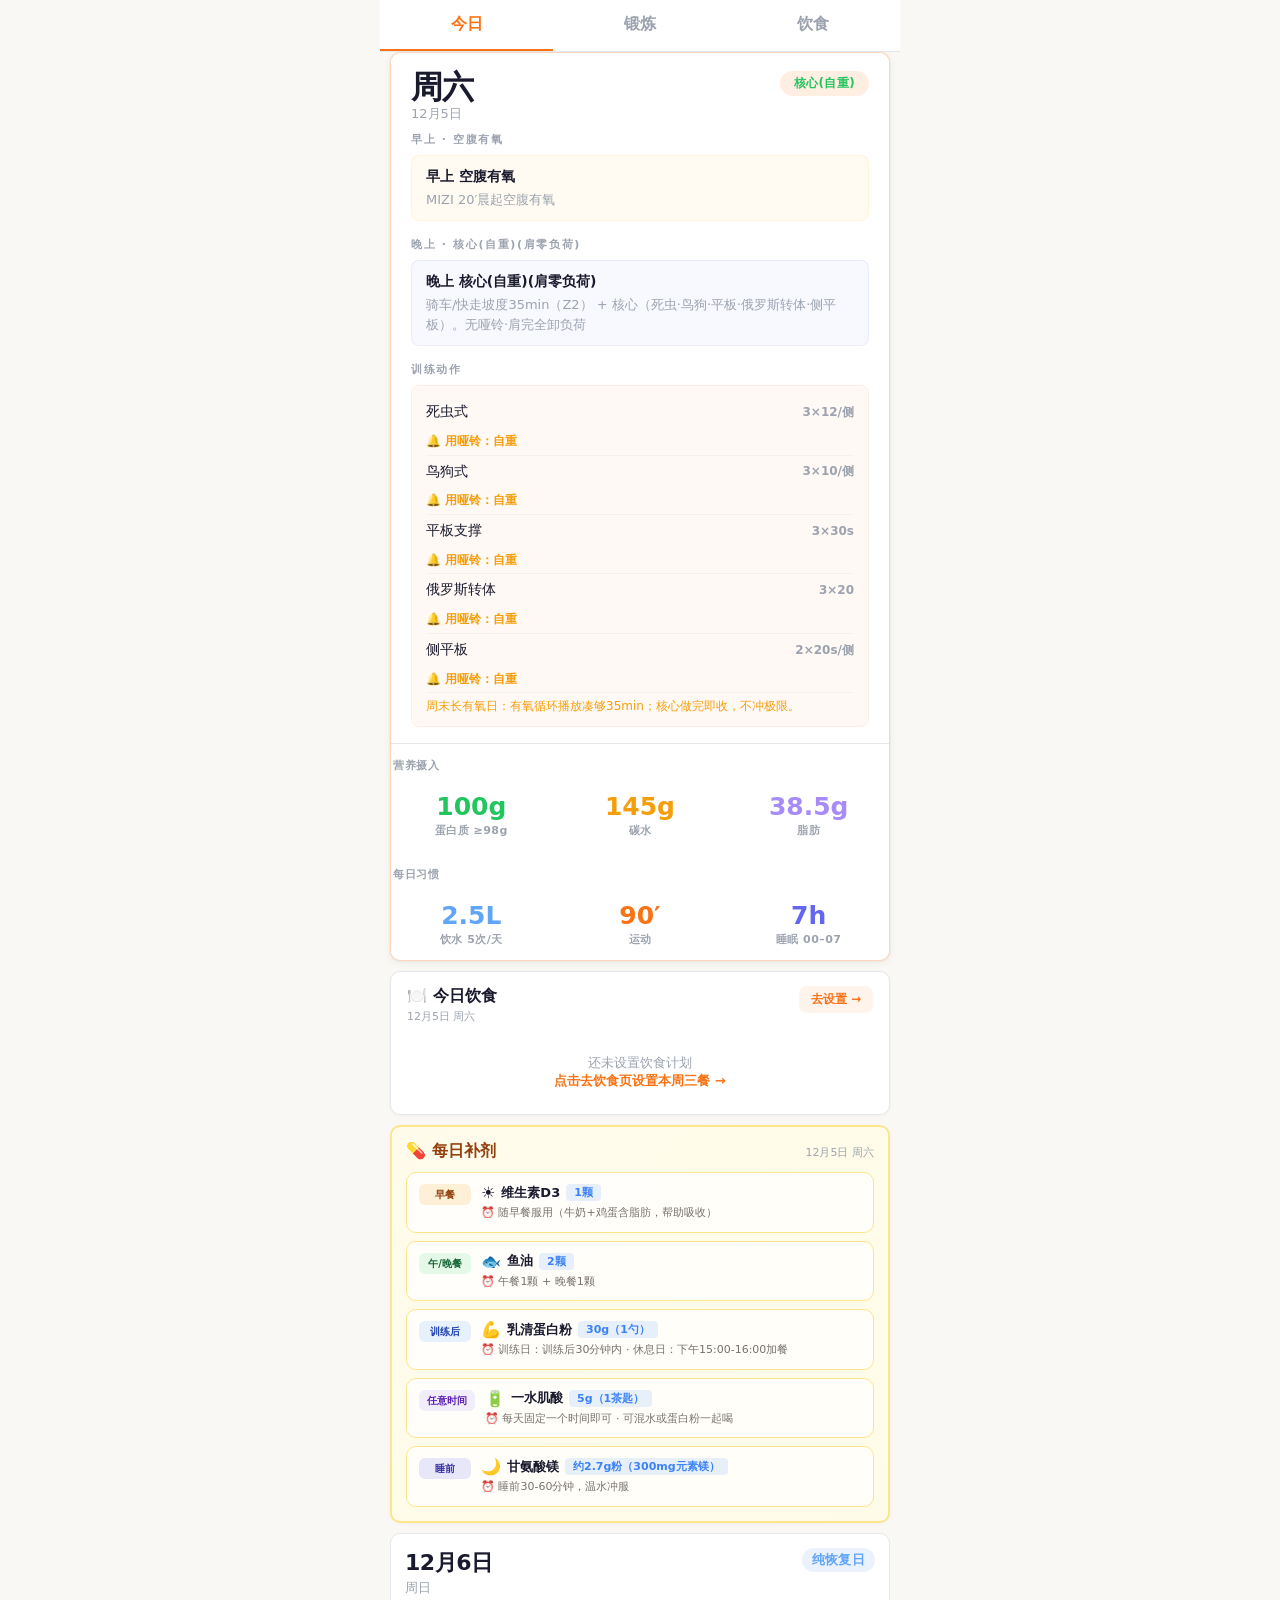
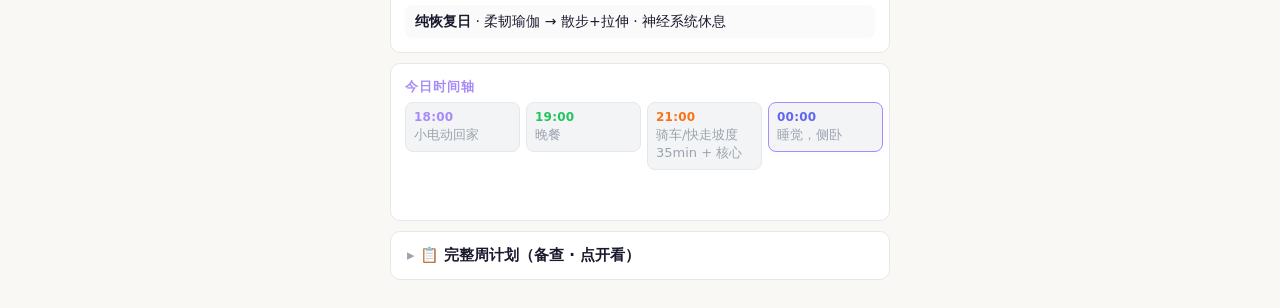
<file: 今日计划.html>
<!DOCTYPE html>
<html lang="zh-CN">
<head>
<meta charset="UTF-8">
<meta name="viewport" content="width=device-width,initial-scale=1.0">
<meta name="theme-color" content="#faf8f5">
<link rel="manifest" href="/jf/manifest.json">
<title>今日计划 · 减脂</title>
<link rel="stylesheet" href="shared.css">
<style>
/* ===== 今日计划页专属样式 ===== */

/* Today Card (Hero) */
.today-hero {
 margin: 0 10px 10px; background: var(--card);
 border: 1px solid rgba(249,115,22,0.3); border-radius: var(--radius); overflow: hidden;
 box-shadow: 0 2px 8px rgba(0,0,0,0.06), 0 0 0 1px rgba(0,0,0,0.02);
}
.today-hero .th-top {
 padding: 18px 20px 12px; display: flex; justify-content: space-between; align-items: flex-start;
}
.th-date { font-size: 32px; font-weight: 800; line-height: 1.05; letter-spacing: -0.02em; }
.th-date .dow { font-weight: 500; font-size: 13px; color: var(--sub); display: block; letter-spacing: 0; margin-top: 2px; }
.th-badge {
 padding: 4px 14px; border-radius: 20px; font-size: 12px; font-weight: 700; white-space: nowrap;
 background: rgba(249,115,22,0.12); color: var(--primary); letter-spacing: 0.03em;
}

/* Section blocks */
.th-section { padding: 0 20px 10px; }
.th-section-title {
 color: var(--sub);
 font-size: 11px; font-weight: 700; text-transform: uppercase; letter-spacing: 0.15em;
 margin-bottom: 8px; display: flex; align-items: center; gap: 5px;
}
.th-block {
 padding: 10px 14px; border-radius: var(--radius-sm); font-size: 14px; line-height: 1.55; margin-bottom: 6px;
}
.th-block.morning { background: rgba(251,191,36,0.06); border: 1px solid rgba(251,191,36,0.12); color: var(--text); }
.th-block.evening { background: rgba(129,140,248,0.06); border: 1px solid rgba(129,140,248,0.12); color: var(--text); }
.th-block.dinner { background: rgba(34,197,94,0.05); border: 1px solid rgba(34,197,94,0.1); color: var(--text); }
.th-block.move-item { background: rgba(249,115,22,0.04); border: 1px solid rgba(249,115,22,0.08); }
.th-block.warn { background: rgba(245,158,11,0.05); border: 1px solid rgba(245,158,11,0.1); }

.th-block b { font-weight: 800; color: var(--text); }
.th-block .sub { font-size: 13px; color: var(--sub); display: block; margin-top: 2px; font-weight: 400; }

.move-row {
 display: flex; align-items: center; flex-wrap: wrap; gap: 8px; padding: 5px 0;
 border-bottom: 1px solid rgba(0,0,0,0.03); font-size: 14px; font-weight: 500;
}
.move-row:last-child { border-bottom: none; }
.move-name { flex: 1; color: var(--text); }
.move-sets { color: var(--sub); white-space: nowrap; font-size: 12px; font-weight: 600; }
.move-wt { flex-basis: 100%; font-size: 12px; color: var(--warn); font-weight: 600; margin-top: 2px; line-height: 1.4; }

/* Today data row */
.th-data {
 display: flex; flex-direction: column; gap: 16px; border-top: 1px solid var(--border); padding-top: 14px;
}
.th-group-hd {
 font-size: 11px; color: var(--sub); font-weight: 700; letter-spacing: .05em; margin-bottom: 8px; padding-left: 2px;
}
.th-group-grid { display: grid; grid-template-columns: repeat(3, 1fr); gap: 8px; }
.th-data-item {
 background: var(--card); padding: 13px 6px; text-align: center; border-radius: 10px;
}
.th-data-item .val { font-size: 25px; font-weight: 800; display: block; line-height: 1; }
.th-data-item .lbl { font-size: 11px; color: var(--sub); margin-top: 4px; font-weight: 600; letter-spacing: 0.04em; }
.th-data-item .val.protein { color: var(--cardio); }
.th-data-item .val.water { color: #60a5fa; }
.th-data-item .val.exercise { color: var(--primary); }
.th-data-item .val.sleep { color: var(--sleep); }
.th-data-item .val.carb { color: #f59e0b; }
.th-data-item .val.fat { color: #a78bfa; }

/* ===== Tomorrow Card ===== */
.tm-card { margin: 0 10px 10px; }
.tm-card .tm-top {
 display: flex; justify-content: space-between; align-items: flex-start; margin-bottom: 8px;
}
.tm-date { font-size: 22px; font-weight: 800; letter-spacing: -0.02em; }
.tm-date .dow { font-weight: 500; font-size: 13px; color: var(--sub); display: block; letter-spacing: 0; margin-top: 1px; }
.tm-badge {
 padding: 3px 10px; border-radius: 14px; font-size: 13px; font-weight: 700;
 background: rgba(59,130,246,0.1); color: #60a5fa; letter-spacing: 0.02em;
}
.tm-wx {
 display: flex; align-items: center; gap: 8px; padding: 8px 10px;
 background: rgba(59,130,246,0.03); border-radius: var(--radius-sm); font-size: 14px; margin-bottom: 6px;
}
.tm-plan {
 padding: 6px 10px; font-size: 14px; line-height: 1.5; color: var(--text); font-weight: 500;
 background: rgba(0,0,0,0.02); border-radius: 7px;
}

/* ===== Timeline ===== */
.tl-outer { margin: 0 10px 10px; padding: 14px 0 14px 14px; }
.tl-title {
 font-size: 13px; font-weight: 700; color: var(--recovery); padding: 0 2px 6px 0;
 display: flex; align-items: center; gap: 5px; letter-spacing: 0.08em; text-transform: uppercase;
}
.tl-scroll {
 overflow-x: auto; overflow-y: hidden;
 -webkit-overflow-scrolling: touch; scroll-behavior: smooth;
 -ms-overflow-style: none; scrollbar-width: none;
}
.tl-scroll::-webkit-scrollbar { height: 0; display: none; }
.tl-track { white-space: nowrap; }
.tl-item {
 display: inline-block; vertical-align: top; width: 115px;
 background: var(--surface); border: 1px solid var(--border);
 border-radius: 8px; padding: 7px 8px; margin-right: 6px;
 white-space: normal; position: relative;
}
.tl-item.now { border-color: var(--recovery); box-shadow: 0 0 8px rgba(167,139,250,0.06); }
.tl-item .tl-time { font-size: 12px; font-weight: 700; margin-bottom: 2px; letter-spacing: 0.02em; }
.tl-time.food { color: var(--cardio); }
.tl-time.water { color: #60a5fa; }
.tl-time.exercise { color: var(--primary); }
.tl-time.move { color: var(--recovery); }
.tl-time.sleep { color: var(--sleep); }
.tl-time.rest { color: var(--sub); }
.tl-item .tl-txt { font-size: 13px; line-height: 1.4; color: var(--sub); font-weight: 400; }

/* Detail toggle */
details summary { cursor: pointer; color: var(--primary); font-size: 13px; font-weight: 600; padding: 2px 0; }
details .inner { padding: 6px 0; }

/* ===== 今日饮食卡片 ===== */
.meal-today-card {
  margin: 0 10px 10px; background: var(--card);
  border: 1px solid var(--border); border-radius: var(--radius);
  overflow: hidden; box-shadow: 0 1px 4px rgba(0,0,0,.04);
}
.mt-header {
  display: flex; justify-content: space-between; align-items: flex-start;
  padding: 14px 16px 6px;
}
.mt-header-left { flex: 1; }
.mt-title { font-size: 16px; font-weight: 800; }
.mt-date { font-size: 11px; color: var(--sub); margin-top: 2px; }
.mt-edit-link {
  font-size: 12px; font-weight: 600; color: var(--primary);
  text-decoration: none; padding: 5px 12px;
  background: rgba(249,115,22,0.08); border-radius: 8px;
  white-space: nowrap; flex-shrink: 0;
}
.mt-meal-row {
  padding: 10px 14px; border-top: 1px solid var(--border);
  border-left: 4px solid #ccc;
}
.mt-meal-row.breakfast { border-left-color: var(--morning); }
.mt-meal-row.lunch { border-left-color: var(--cardio); }
.mt-meal-row.dinner { border-left-color: var(--recovery); }
.mt-meal-head {
  display: flex; justify-content: space-between; align-items: baseline;
  margin-bottom: 4px;
}
.mt-meal-name { font-size: 14px; font-weight: 800; }
.mt-meal-name.bf { color: #92400e; }
.mt-meal-name.lu { color: #166534; }
.mt-meal-name.dn { color: #6d28d9; }
.mt-meal-kcal { font-size: 12px; color: var(--sub); font-weight: 600; }
.mt-food-item {
  display: flex; align-items: center; gap: 5px; padding: 2px 0;
  font-size: 12px;
}
.mt-food-icon { width: 20px; text-align: center; flex-shrink: 0; font-size: 14px; }
.mt-food-name { font-weight: 600; min-width: 55px; color: var(--text); }
.mt-food-portion { color: var(--sub); font-size: 11px; }
.mt-food-pro { color: var(--pull); font-size: 10px; font-weight: 600; margin-left: auto; white-space: nowrap; }
.mt-oil-note { font-size: 10px; color: var(--sub); padding-left: 25px; }
.mt-total {
  padding: 10px 14px; border-top: 2px solid var(--border);
  display: flex; flex-wrap: wrap; gap: 5px; align-items: center;
}
.mt-total-label { font-size: 13px; font-weight: 800; }
.mt-stat { font-size: 11px; padding: 2px 8px; border-radius: 5px; font-weight: 700; }
.mt-stat-cal { background: rgba(249,115,22,0.12); color: var(--primary); }
.mt-stat-pro { background: rgba(59,130,246,0.12); color: var(--pull); }
.mt-stat-carb { background: rgba(245,158,11,0.12); color: #92400e; }
.mt-stat-fat { background: rgba(34,197,94,0.12); color: #166534; }
.mt-status-row { width: 100%; margin-top: 4px; font-size: 12px; font-weight: 700; }
.mt-status-ok { color: var(--cardio); }
.mt-status-warn { color: var(--warn); }
.mt-empty {
  padding: 24px 16px; text-align: center; color: var(--sub); font-size: 13px;
}
.mt-empty a { color: var(--primary); font-weight: 600; text-decoration: none; }

/* ===== 补剂提醒卡片 ===== */
.supp-today-card {
  margin: 0 10px 10px; padding: 14px;
  background: linear-gradient(135deg, #fffbeb 0%, #fefce8 100%);
  border: 2px solid #fde68a; border-radius: var(--radius);
  box-shadow: 0 1px 4px rgba(0,0,0,.04);
}
.supp-title-row { display: flex; justify-content: space-between; align-items: baseline; }
.supp-title { font-size: 16px; font-weight: 800; color: #92400e; }
.supp-date { font-size: 11px; color: var(--sub); }
.supp-list { display: flex; flex-direction: column; gap: 8px; margin-top: 10px; }
.supp-item {
  display: flex; align-items: flex-start; gap: 10px;
  padding: 10px 12px; background: rgba(255,255,255,.75);
  border: 1px solid #fde68a; border-radius: 10px;
}
.supp-period {
  flex-shrink: 0; padding: 4px 8px; margin-top: 1px;
  border-radius: 6px; font-size: 10px; font-weight: 800;
  white-space: nowrap; min-width: 52px; text-align: center; line-height: 1.3;
}
.supp-info { flex: 1; min-width: 0; }
.supp-name-row { display: flex; align-items: center; gap: 6px; flex-wrap: wrap; margin-bottom: 3px; }
.supp-name { font-size: 13px; font-weight: 800; color: var(--text); }
.supp-dose {
  padding: 1px 8px; font-size: 11px; font-weight: 700; border-radius: 4px;
  background: rgba(59,130,246,0.12); color: var(--pull);
}
.supp-time { font-size: 11px; color: #78716c; line-height: 1.5; }

/* ===== 完整周计划（备查·默认收起） ===== */
details.ref-wrap { margin: 0 10px 12px; background: var(--card); border: 1px solid var(--border); border-radius: var(--radius); overflow: hidden; }
details.ref-wrap > summary { padding: 14px 16px; font-size: 15px; font-weight: 700; color: var(--text); list-style: none; cursor: pointer; }
details.ref-wrap > summary::-webkit-details-marker { display: none; }
details.ref-wrap > summary::before { content: '▸ '; color: var(--sub); }
details.ref-wrap[open] > summary::before { content: '▾ '; }
.ref-inner { padding: 0 12px 14px; }
.ref-inner .card { margin: 0 0 12px; box-shadow: none; }

.stat-row { display: grid; grid-template-columns: repeat(4,1fr); gap: 8px; margin: 10px 0; }
.stat-item { background: var(--surface); border: 1px solid var(--border); border-radius: var(--radius-sm); padding: 14px 8px; text-align: center; }
.stat-item .val { font-size: 22px; font-weight: 800; display: block; line-height: 1; }
.stat-item .lbl { font-size: 11px; color: var(--sub); margin-top: 4px; font-weight: 600; }
@media(max-width:600px){ .stat-row { grid-template-columns: 1fr 1fr; } }

.week-grid { display: grid; grid-template-columns: repeat(7,1fr); gap: 6px; margin: 10px 0; }
.week-day { background: var(--surface); border-radius: var(--radius-sm); padding: 10px 4px; text-align: center; border: 2px solid transparent; }
.week-day.pull { border-color: rgba(59,130,246,.3); }
.week-day.push { border-color: rgba(245,158,11,.3); }
.week-day.leg { border-color: rgba(239,68,68,.3); }
.week-day.cardio { border-color: rgba(34,197,94,.3); }
.week-day.recovery { border-color: rgba(167,139,250,.3); }
.week-day.rest { border-color: rgba(82,82,91,.3); }
.week-label { font-size: .62rem; color: var(--sub); margin-bottom: 2px; font-weight: 600; }
.week-name { font-weight: 700; font-size: 13px; margin-bottom: 4px; }
.week-tag { font-size: .6rem; padding: 1px 5px; border-radius: 6px; display: inline-block; font-weight: 700; }
.wtag-pull { background: rgba(59,130,246,.1); color: var(--pull); }
.wtag-push { background: rgba(245,158,11,.1); color: var(--push); }
.wtag-leg { background: rgba(239,68,68,.1); color: var(--leg); }
.wtag-cardio { background: rgba(34,197,94,.1); color: var(--cardio); }
.wtag-recovery { background: rgba(167,139,250,.1); color: var(--recovery); }
.week-day .tag-rest { background: rgba(82,82,91,.12); color: var(--sub); }
@media(max-width:600px){ .week-grid { grid-template-columns: repeat(4,1fr); } }

.note { background: var(--surface); border-left: 3px solid var(--warn); padding: 10px 14px; border-radius: 0 var(--radius-sm) var(--radius-sm) 0; margin: 8px 0; font-size: .85rem; line-height: 1.6; }
.note.info { border-left-color: var(--info); }
.note.success { border-left-color: var(--cardio); }
.note.danger { border-left-color: var(--danger); }

.tbl { width: 100%; border-collapse: collapse; font-size: .85rem; margin: 8px 0; }
.tbl th { padding: 7px 8px; text-align: left; font-weight: 700; color: var(--sub); border-bottom: 1px solid var(--border); font-size: .72rem; }
.tbl td { padding: 7px 8px; border-bottom: 1px solid rgba(0,0,0,.03); font-size: .85rem; }
.tbl .hi { font-weight: 700; color: var(--cardio); }

.food-grid { display: grid; grid-template-columns: 1fr 1fr; gap: 10px; }
@media(max-width:600px){ .food-grid { grid-template-columns: 1fr; } }
.food-section { background: var(--surface); border-radius: var(--radius-sm); padding: 12px; border: 1px solid var(--border); }
.food-section h4 { font-size: .85rem; font-weight: 700; margin-bottom: 6px; }
.food-list { list-style: none; font-size: .82rem; }
.food-list li { padding: 2px 0; color: var(--sub); }

.milestone-track { display: flex; align-items: center; gap: 0; margin: 12px 0; position: relative; }
.milestone-dot { flex: 1; text-align: center; position: relative; z-index: 1; }
.milestone-dot .dot-circle { width: 12px; height: 12px; border-radius: 50%; background: var(--border); margin: 0 auto 4px; border: 2px solid rgba(0,0,0,.05); }
.milestone-dot .dot-wt { font-size: 16px; font-weight: 800; color: var(--text); }
.milestone-dot .dot-label { font-size: 10px; color: var(--sub); font-weight: 600; }
.milestone-dot .dot-time { font-size: 10px; color: var(--sub); }
.milestone-line { position: absolute; top: 6px; left: 8%; right: 8%; height: 1px; background: var(--border); z-index: 0; }

.ref-card h2 { font-size: 17px; font-weight: 700; margin-bottom: 8px; color: var(--text); }
</style>
<script src="data.js"></script>
<script src="exercise_db.js"></script>
</head>
<body>
<nav class="top-nav">
  <a href="今日计划.html" class="active">今日</a>
  <a href="减脂训练日跟练.html">锻炼</a>
  <a href="饮食参考.html">饮食</a>
</nav>


<!-- ===== 1. TODAY CARD (Hero) ===== -->
<div class="today-hero" id="todayCard"></div>

<!-- ===== 1.5 今日饮食 + 补剂提醒 ===== -->
<div class="meal-today-card" id="mealTodayCard"></div>
<div class="supp-today-card" id="suppTodayCard"></div>

<!-- ===== 2. TOMORROW CARD ===== -->
<div class="card tm-card" id="tomorrowCard"></div>

<!-- ===== 3. TIMELINE ===== -->
<div class="card tl-outer" id="timelineCard"></div>

<!-- ===== 4. 完整周计划（备查·默认收起） ===== -->
<details class="ref-wrap">
  <summary>📋 完整周计划（备查 · 点开看）</summary>
  <div class="ref-inner">

    <!-- 基础数据 -->
    <div class="card ref-card">
      <h2>基础数据</h2>
      <div class="stat-row">
        <div class="stat-item"><span class="val">170</span><span class="lbl">身高 cm</span></div>
        <div class="stat-item"><span class="val">81.5</span><span class="lbl">当前体重</span></div>
        <div class="stat-item"><span class="val">28.1</span><span class="lbl">BMI</span></div>
        <div class="stat-item"><span class="val">63–70</span><span class="lbl">目标 kg</span></div>
      </div>
      <div style="font-size:13px;color:var(--sub);margin-top:4px">株洲·石峰区 · 独居 · 小电动通勤 · 不抽烟不喝酒 · 不吃零食不聚餐</div>
    </div>

    <!-- 每周节奏 -->
    <div class="card ref-card">
      <h2>每周节奏</h2>
      <div class="week-grid">
        <div class="week-day pull"><div class="week-label">周一</div><div class="week-name">拉/背A</div><div class="week-tag wtag-pull">力量</div></div>
        <div class="week-day leg"><div class="week-label">周二</div><div class="week-name">腿/臀A</div><div class="week-tag wtag-leg">力量</div></div>
        <div class="week-day cardio"><div class="week-label">周三</div><div class="week-name">核心(自重)</div><div class="week-tag wtag-cardio">有氧</div></div>
        <div class="week-day pull"><div class="week-label">周四</div><div class="week-name">拉/臂B</div><div class="week-tag wtag-pull">力量</div></div>
        <div class="week-day leg"><div class="week-label">周五</div><div class="week-name">腿/臀B</div><div class="week-tag wtag-leg">力量</div></div>
        <div class="week-day cardio"><div class="week-label">周六</div><div class="week-name">核心(自重)</div><div class="week-tag wtag-cardio">有氧</div></div>
        <div class="week-day recovery"><div class="week-label">周日</div><div class="week-name">恢复</div><div class="week-tag wtag-recovery">备餐+休息</div></div>
      </div>
    </div>

    <!-- 饮食原则 -->
    <div class="card ref-card">
      <h2>饮食原则</h2>
      <div class="note info"><b>晚餐必须加 55–65g 碳水</b>：40岁+重度打鼾(OSA) → 夜间皮质醇偏高，完全断碳更难入睡+掉肌肉。给大脑"没饥荒"的安全信号。</div>
      <table class="tbl">
        <tr><th>级别</th><th>触发</th><th>应对</th></tr>
        <tr><td>LV1 微饿</td><td>喝水能解决</td><td>喝 300ml 温水</td></tr>
        <tr><td>LV2 真饿</td><td>水解决不了</td><td>啃半根黄瓜 / 1 个番茄</td></tr>
        <tr><td>LV3 饿到睡不着</td><td>前两级均失败</td><td>喝 200ml 牛奶（慢饮）→ 色氨酸助眠</td></tr>
      </table>
    </div>

    <!-- 食材偏好 -->
    <div class="card ref-card">
      <h2>食材偏好</h2>
      <div class="food-grid">
        <div class="food-section"><h4>喜欢（主力）</h4><ul class="food-list"><li>蛋白：虾/豆腐/牛肉/鸡蛋/鸡胸肉</li><li>蔬菜：丝瓜/苋菜/黄瓜/菠菜/生菜</li></ul></div>
        <div class="food-section"><h4>不吃</h4><ul class="food-list"><li>西兰花</li></ul></div>
      </div>
      <div class="food-grid" style="margin-top:8px">
        <div class="food-section"><h4>操作不便（偶尔）</h4><ul class="food-list"><li>鱼（麻烦）/ 冬瓜（太大用不完）/ 木耳菜红薯叶（不好买）</li></ul></div>
        <div class="food-section"><h4>弱点管理</h4><ul class="food-list"><li>甜食不买不进家门 · 不喝酒不吃零食不聚餐</li></ul></div>
      </div>
    </div>

    <!-- 里程碑 -->
    <div class="card ref-card">
      <h2>里程碑</h2>
      <div class="milestone-track">
        <div class="milestone-line"></div>
        <div class="milestone-dot"><div class="dot-circle"></div><div class="dot-wt">85</div><div class="dot-label">起点</div></div>
        <div class="milestone-dot"><div class="dot-circle"></div><div class="dot-wt">80</div><div class="dot-time">4–5周</div></div>
        <div class="milestone-dot"><div class="dot-circle"></div><div class="dot-wt">75</div><div class="dot-time">8–10周</div></div>
        <div class="milestone-dot"><div class="dot-circle"></div><div class="dot-wt">70</div><div class="dot-time">14–18周</div></div>
        <div class="milestone-dot"><div class="dot-circle"></div><div class="dot-wt">65</div><div class="dot-time">22–26周</div></div>
      </div>
      <div class="note success" style="margin-top:8px"><b>奖励：</b>80kg→买衣 · 75kg→按摩 · 70kg→骑行装备 · 65kg→腹肌照</div>
    </div>

  </div>
</details>

<script>
// ========== CORE DATA ==========
const DAYS = ['日','一','二','三','四','五','六'];
// Exercise DB name lookup
function getExKey(name) {
  if (!window.EXERCISE_DB) return '';
  const clean = name.replace(/[（(]\s*(轻量[^）)]*|负重)\s*[）)]/g,'').replace('（双腿）','').trim();
  const overrides = {'哑铃地板卧推':'哑铃卧推','哑铃臀桥':'臀桥','高脚杯深蹲（轻量哑铃）':'高脚杯深蹲','哑铃罗马尼亚硬拉':'罗马尼亚硬拉','前平举':'哑铃前平举','侧平举':'哑铃侧平举'};
  if (overrides[clean]) return overrides[clean];
  const ex = window.EXERCISE_DB.find(e => e.name === clean || clean.includes(e.name) || e.name.includes(clean));
  return ex ? ex.name : '';
}
const now = new Date();
const DI = now.getDay();
const todayStr = now.toISOString().slice(0,10);

// ========== DAY PLANS (unchanged core config) ==========
const plans = {
 0:{l:'纯恢复日',icon:'',
 s:[
 {t:'07:00',bar:'rest',txt:'起床（可睡到自然醒）'},
 {t:'07:00',bar:'exercise',txt:'柔韧/瑜伽20′',isMorning:true},
 {t:'07:30',bar:'rest',txt:'放松·洗漱'},
 {t:'08:00',bar:'rest',txt:'洗澡'},
 {t:'09:00',bar:'food',txt:'早餐：旧粉+2全蛋（去牛奶·钙片）'},
 {t:'09:30',bar:'water',txt:'第1次补水 400ml'},
 {t:'10:30',bar:'rest',txt:'周日备餐 40′',prep:true},
 {t:'11:30',bar:'water',txt:'第2次补水 400ml'},
 {t:'12:00',bar:'food',txt:'午餐：杂粮饭150g+鸡胸肉130g+黄瓜1根（蛋白46g）'},
 {t:'13:30',bar:'water',txt:'第3次补水 400ml'},
 {t:'15:30',bar:'water',txt:'第4次补水 400ml'},
 {t:'17:30',bar:'water',txt:'第5次补水 400ml'},
 {t:'19:00',bar:'food',txt:'晚餐',isDinner:true},
 {t:'21:00',bar:'exercise',txt:'散步/轻松活动30′ + 全身拉伸30′',isTraining:true},
 {t:'00:00',bar:'sleep',txt:'睡觉，侧卧'}
 ],
 dn:'鸡胸肉130g(蛋白39g) + 杂粮饭150g(碳水42g) + 黄瓜1根',
 morning:{type:'柔韧瑜伽',txt:'Yoga Nancy 16′晨间舒展',vids:[{id:'BV1M9GC6uE1V',title:'Yoga Nancy 16′ 晨间舒展',bvid:'BV1M9GC6uE1V'}]},
 evening:{type:'纯恢复',txt:'轻松散步（不求强度）+ 全身静态拉伸 — 神经系统完全休息，为周一蓄力'},
 tx:null,vd:null,
 nx:{d:'周一',t:'拉/背A',nt:'',nc:'var(--pull)',n:'早空腹有氧 → 晚拉日力量（保肩·推类暂停）'}},
 1:{l:'拉/背A',icon:'',
 s:[
 {t:'07:00',bar:'rest',txt:'起床'},
 {t:'07:00',bar:'exercise',txt:'空腹有氧20′',isMorning:true},
 {t:'07:30',bar:'rest',txt:'放松·洗漱'},
 {t:'08:00',bar:'rest',txt:'洗澡'},
 {t:'08:30',bar:'move',txt:'小电动通勤'},
 {t:'09:00',bar:'food',txt:'早餐：旧粉+2全蛋（去牛奶·钙片）'},
 {t:'09:30',bar:'water',txt:'第1次补水 400ml'},
 {t:'11:30',bar:'water',txt:'第2次补水 400ml'},
 {t:'12:00',bar:'food',txt:'午餐：杂粮饭150g+鸡胸肉130g+黄瓜1根（蛋白46g）'},
 {t:'13:00',bar:'move',txt:'午餐后散步 10′'},
 {t:'13:30',bar:'water',txt:'第3次补水 400ml'},
 {t:'15:30',bar:'water',txt:'第4次补水 400ml'},
 {t:'17:30',bar:'water',txt:'第5次补水 400ml'},
 {t:'18:00',bar:'move',txt:'小电动回家'},
 {t:'19:00',bar:'food',txt:'晚餐（练前2h吃完）',isDinner:true},
 {t:'21:00',bar:'exercise',txt:'拉/背A力量40′ + 有氧25′ + 拉伸',isTraining:true},
 {t:'00:00',bar:'sleep',txt:'睡觉，侧卧'}
 ],
 dn:'鸡胸肉130g(蛋白39g) + 杂粮饭150g(碳水42g) + 黄瓜1根 · 练前2h吃完',
 morning:{type:'空腹有氧',txt:'MIZI 20′晨起空腹有氧',vids:[{id:'BV1oLpFeGEu6',title:'MIZI 20′ 晨起空腹有氧',bvid:'BV1oLpFeGEu6'}]},
 evening:{type:'拉/背A力量(保肩)',txt:'单臂划船(开肘)·俯身双手划船（11kg/手） → 哑铃仰卧上拉·正握弯举·锤式弯举（8kg/手·换片1次）。推类暂停2–4周·保肩优先·RPE 7–8留1–2次'},
 tx:{moves:[['单臂划船（开肘）','4×8–10/臂（11kg/手）'],['俯身双手划船','3×8–10（11kg/手）'],['哑铃仰卧上拉','3×10–12（8kg·⚠肩弹响停）'],['正握弯举','3×10–12（8kg/手·前半程到底）'],['锤式弯举','3×10–12（8kg/手）']],caution:'换片规则：开局两手柄都上11kg做完划船主项，只降到8kg做上拉+弯举（当天唯一1次换片）。末组能多2次→下周整档+2kg。仰卧上拉若肩弹响/疼立即停，换哑铃耸肩。'},
 vd:{id:'BV1uZ42127Gz',title:'梅林FIT · 二分化拉日 哑铃增肌'},
 nx:{d:'周二',t:'腿/臀A',nt:'',nc:'var(--leg)',n:'早柔韧拉伸 → 晚腿日力量（保肩·最大受益日）'}},
 2:{l:'腿/臀A',icon:'',
 s:[
 {t:'07:00',bar:'rest',txt:'起床'},
 {t:'07:00',bar:'exercise',txt:'柔韧拉伸20′',isMorning:true},
 {t:'07:30',bar:'rest',txt:'放松·洗漱'},
 {t:'08:00',bar:'rest',txt:'洗澡'},
 {t:'08:30',bar:'move',txt:'小电动通勤'},
 {t:'09:00',bar:'food',txt:'早餐：旧粉+2全蛋（去牛奶·钙片）'},
 {t:'09:30',bar:'water',txt:'第1次补水 400ml'},
 {t:'11:30',bar:'water',txt:'第2次补水 400ml'},
 {t:'12:00',bar:'food',txt:'午餐：杂粮饭150g+鸡胸肉130g+黄瓜1根（蛋白46g）'},
 {t:'13:00',bar:'move',txt:'午餐后散步 10′'},
 {t:'13:30',bar:'water',txt:'第3次补水 400ml'},
 {t:'15:30',bar:'water',txt:'第4次补水 400ml'},
 {t:'17:30',bar:'water',txt:'第5次补水 400ml'},
 {t:'18:00',bar:'move',txt:'小电动回家'},
 {t:'19:00',bar:'food',txt:'晚餐（练前2h吃完）',isDinner:true},
 {t:'21:00',bar:'exercise',txt:'腿/臀A力量40′ + 有氧25′ + 拉伸',isTraining:true},
 {t:'00:00',bar:'sleep',txt:'睡觉，侧卧'}
 ],
 dn:'鸡胸肉130g(蛋白39g) + 杂粮饭150g(碳水42g) + 黄瓜1根 · 练前2h吃完',
 morning:{type:'柔韧拉伸',txt:'Yoga Nancy 16′晨间舒展',vids:[{id:'BV1M9GC6uE1V',title:'Yoga Nancy 16′ 晨间舒展',bvid:'BV1M9GC6uE1V'}]},
 evening:{type:'腿/臀A力量(保肩)',txt:'高脚杯深蹲·臀推（18kg） → 罗马尼亚硬拉·保加利亚分腿蹲·站姿提踵（12kg/手·换片1次）。腿日=最大受益日·保肩优先'},
 tx:{moves:[['高脚杯深蹲','4×8–10（双手抱1个18kg）'],['臀推（上背靠凳）','3×10–12（髋上18kg）'],['罗马尼亚硬拉','3×8–10（12kg/手）'],['保加利亚分腿蹲','3×10/侧（12kg/手）'],['站姿提踵','3×15（12kg/手）']],caution:'换片规则：开局两手柄都上18kg做深蹲+臀推，只降到12kg做RDL+保加利亚+提踵（当天唯一1次换片）。末组能多2次→下周整档+2kg。'},
 vd:{id:'BV1RW42197ez',title:'梅林FIT · 三分化 哑铃增肌 臀腿'},
 nx:{d:'周三',t:'核心(自重)',nt:'',nc:'var(--cardio)',n:'骑车/快走 + 核心（无哑铃·肩零负荷）'}},
 3:{l:'核心(自重)',icon:'',
 s:[
 {t:'07:00',bar:'rest',txt:'起床'},
 {t:'07:00',bar:'exercise',txt:'空腹有氧20′',isMorning:true},
 {t:'07:30',bar:'rest',txt:'放松·洗漱'},
 {t:'08:00',bar:'rest',txt:'洗澡'},
 {t:'08:30',bar:'move',txt:'小电动通勤'},
 {t:'09:00',bar:'food',txt:'早餐：旧粉+2全蛋（去牛奶·钙片）'},
 {t:'09:30',bar:'water',txt:'第1次补水 400ml'},
 {t:'11:30',bar:'water',txt:'第2次补水 400ml'},
 {t:'12:00',bar:'food',txt:'午餐：杂粮饭150g+鸡胸肉130g+黄瓜1根（蛋白46g）'},
 {t:'13:00',bar:'move',txt:'午餐后散步 10′'},
 {t:'13:30',bar:'water',txt:'第3次补水 400ml'},
 {t:'15:30',bar:'water',txt:'第4次补水 400ml'},
 {t:'17:30',bar:'water',txt:'第5次补水 400ml'},
 {t:'18:00',bar:'move',txt:'小电动回家'},
 {t:'19:00',bar:'food',txt:'晚餐',isDinner:true},
 {t:'21:00',bar:'exercise',txt:'骑车/快走坡度25–35min + 核心',isTraining:true},
 {t:'00:00',bar:'sleep',txt:'睡觉，侧卧'}
 ],
 dn:'鸡胸肉130g(蛋白39g) + 杂粮饭150g(碳水42g) + 黄瓜1根',
 morning:{type:'空腹有氧',txt:'MIZI 20′晨起空腹有氧',vids:[{id:'BV1oLpFeGEu6',title:'MIZI 20′ 晨起空腹有氧',bvid:'BV1oLpFeGEu6'}]},
 evening:{type:'核心(自重)(肩零负荷)',txt:'骑车/快走坡度25–35min（Z2·能聊天） + 核心（死虫·鸟狗·平板·俄罗斯转体·侧平板）。无哑铃·肩完全卸负荷'},
 tx:{moves:[['死虫式','3×12/侧（自重）'],['鸟狗式','3×10/侧（自重）'],['平板支撑','3×30s（自重）'],['俄罗斯转体','3×20（自重）'],['侧平板','2×20s/侧（自重）']],caution:'今天无哑铃、不碰肩。有氧循环播放凑够25–35min；核心做完即收，不冲极限。'},
 vd:{id:'BV1oLpFeGEu6',title:'MIZI 20′ 晨起空腹有氧'},
 nx:{d:'周四',t:'拉/臂B',nt:'',nc:'var(--pull)',n:'早空腹有氧 → 晚拉/臂力量'}},
 4:{l:'拉/臂B',icon:'',
 s:[
 {t:'07:00',bar:'rest',txt:'起床'},
 {t:'07:00',bar:'exercise',txt:'空腹有氧20′',isMorning:true},
 {t:'07:30',bar:'rest',txt:'放松·洗漱'},
 {t:'08:00',bar:'rest',txt:'洗澡'},
 {t:'08:30',bar:'move',txt:'小电动通勤'},
 {t:'09:00',bar:'food',txt:'早餐：旧粉+2全蛋（去牛奶·钙片）'},
 {t:'09:30',bar:'water',txt:'第1次补水 400ml'},
 {t:'11:30',bar:'water',txt:'第2次补水 400ml'},
 {t:'12:00',bar:'food',txt:'午餐：杂粮饭150g+鸡胸肉130g+黄瓜1根（蛋白46g）'},
 {t:'13:00',bar:'move',txt:'午餐后散步 10′'},
 {t:'13:30',bar:'water',txt:'第3次补水 400ml'},
 {t:'15:30',bar:'water',txt:'第4次补水 400ml'},
 {t:'17:30',bar:'water',txt:'第5次补水 400ml'},
 {t:'18:00',bar:'move',txt:'小电动回家'},
 {t:'19:00',bar:'food',txt:'晚餐（练前2h吃完）',isDinner:true},
 {t:'21:00',bar:'exercise',txt:'拉/臂B力量40′ + 有氧25′ + 拉伸',isTraining:true},
 {t:'00:00',bar:'sleep',txt:'睡觉，侧卧'}
 ],
 dn:'鸡胸肉130g(蛋白39g) + 杂粮饭150g(碳水42g) + 黄瓜1根 · 练前2h吃完',
 morning:{type:'空腹有氧',txt:'MIZI 20′晨起空腹有氧',vids:[{id:'BV1oLpFeGEu6',title:'MIZI 20′ 晨起空腹有氧',bvid:'BV1oLpFeGEu6'}]},
 evening:{type:'拉/臂B力量(保肩)',txt:'单臂划船(对握·宽肘)·俯身划船(窄握·肩伸)（9kg/手） → 侧平举·反向飞鸟·垂式弯举（6kg/手·换片1次）。推类暂停·加肩中/后束护肩'},
 tx:{moves:[['单臂划船（对握·宽肘）','3×10/侧（9kg/手）'],['俯身划船（窄握·肩伸）','3×8–10（9kg/手）'],['侧平举','3×12–15（6kg/手·抬过水平护肩）'],['反向飞鸟（肩后束）','3×12–15（6kg/手）'],['垂式/反握弯举','3×10–12（6kg/手）']],caution:'换片规则：开局两手柄都上9kg做完划船，只降到6kg做侧平举+反向飞鸟+弯举（当天唯一1次换片）。侧平举须抬过水平+大臂外旋+不超60°防肩峰下撞击。'},
 vd:{id:'BV1uZ42127Gz',title:'梅林FIT · 二分化拉日 哑铃增肌'},
 nx:{d:'周五',t:'腿/臀B',nt:'',nc:'var(--leg)',n:'早柔韧拉伸 → 晚腿日力量B（不同组合）'}},
 5:{l:'腿/臀B',icon:'',
 s:[
 {t:'07:00',bar:'rest',txt:'起床'},
 {t:'07:00',bar:'exercise',txt:'柔韧拉伸20′',isMorning:true},
 {t:'07:30',bar:'rest',txt:'放松·洗漱'},
 {t:'08:00',bar:'rest',txt:'洗澡'},
 {t:'08:30',bar:'move',txt:'小电动通勤'},
 {t:'09:00',bar:'food',txt:'早餐：旧粉+2全蛋（去牛奶·钙片）'},
 {t:'09:30',bar:'water',txt:'第1次补水 400ml'},
 {t:'11:30',bar:'water',txt:'第2次补水 400ml'},
 {t:'12:00',bar:'food',txt:'午餐：杂粮饭150g+鸡胸肉130g+黄瓜1根（蛋白46g）'},
 {t:'13:00',bar:'move',txt:'午餐后散步 10′'},
 {t:'13:30',bar:'water',txt:'第3次补水 400ml'},
 {t:'15:30',bar:'water',txt:'第4次补水 400ml'},
 {t:'17:30',bar:'water',txt:'第5次补水 400ml'},
 {t:'18:00',bar:'move',txt:'小电动回家'},
 {t:'19:00',bar:'food',txt:'晚餐（练前2h吃完）',isDinner:true},
 {t:'21:00',bar:'exercise',txt:'腿/臀B力量40′ + 有氧25′ + 拉伸',isTraining:true},
 {t:'00:00',bar:'sleep',txt:'睡觉，侧卧'}
 ],
 dn:'鸡胸肉130g(蛋白39g) + 杂粮饭150g(碳水42g) + 黄瓜1根 · 练前2h吃完',
 morning:{type:'柔韧拉伸',txt:'Yoga Nancy 16′晨间舒展',vids:[{id:'BV1M9GC6uE1V',title:'Yoga Nancy 16′ 晨间舒展',bvid:'BV1M9GC6uE1V'}]},
 evening:{type:'腿/臀B力量(保肩)',txt:'保加利亚分腿蹲（10kg/手） → 罗马尼亚硬拉·臀推·站姿提踵（14kg/手·加片1次）。与周二不同组合避免适应·保肩优先'},
 tx:{moves:[['保加利亚分腿蹲','4×10/侧（10kg/手）'],['罗马尼亚硬拉','3×10（14kg/手）'],['臀推（上背靠凳）','3×12（髋上14kg）'],['站姿提踵','3×15（14kg/手）']],caution:'换片规则：开局两手柄都上10kg做保加利亚分腿蹲，只加到14kg做RDL+臀推+提踵（当天唯一1次换片）。末组能多2次→下周整档+2kg。'},
 vd:{id:'BV1RW42197ez',title:'梅林FIT · 三分化 哑铃增肌 臀腿'},
 nx:{d:'周六',t:'核心(自重)',nt:'',nc:'var(--cardio)',n:'骑车/快走长有氧 + 核心'}},
 6:{l:'核心(自重)',icon:'',
 s:[
 {t:'07:00',bar:'rest',txt:'起床'},
 {t:'07:00',bar:'exercise',txt:'空腹有氧20′',isMorning:true},
 {t:'07:30',bar:'rest',txt:'放松·洗漱'},
 {t:'08:00',bar:'rest',txt:'洗澡'},
 {t:'08:30',bar:'move',txt:'小电动通勤'},
 {t:'09:00',bar:'food',txt:'早餐：旧粉+2全蛋（去牛奶·钙片）'},
 {t:'09:30',bar:'water',txt:'第1次补水 400ml'},
 {t:'11:30',bar:'water',txt:'第2次补水 400ml'},
 {t:'12:00',bar:'food',txt:'午餐：杂粮饭150g+鸡胸肉130g+黄瓜1根（蛋白46g）'},
 {t:'13:00',bar:'move',txt:'午餐后散步 10′'},
 {t:'13:30',bar:'water',txt:'第3次补水 400ml'},
 {t:'15:30',bar:'water',txt:'第4次补水 400ml'},
 {t:'17:30',bar:'water',txt:'第5次补水 400ml'},
 {t:'18:00',bar:'move',txt:'小电动回家'},
 {t:'19:00',bar:'food',txt:'晚餐',isDinner:true},
 {t:'21:00',bar:'exercise',txt:'骑车/快走坡度35min + 核心',isTraining:true},
 {t:'00:00',bar:'sleep',txt:'睡觉，侧卧'}
 ],
 dn:'鸡胸肉130g(蛋白39g) + 杂粮饭150g(碳水42g) + 黄瓜1根',
 morning:{type:'空腹有氧',txt:'MIZI 20′晨起空腹有氧',vids:[{id:'BV1oLpFeGEu6',title:'MIZI 20′ 晨起空腹有氧',bvid:'BV1oLpFeGEu6'}]},
 evening:{type:'核心(自重)(肩零负荷)',txt:'骑车/快走坡度35min（Z2） + 核心（死虫·鸟狗·平板·俄罗斯转体·侧平板）。无哑铃·肩完全卸负荷'},
 tx:{moves:[['死虫式','3×12/侧（自重）'],['鸟狗式','3×10/侧（自重）'],['平板支撑','3×30s（自重）'],['俄罗斯转体','3×20（自重）'],['侧平板','2×20s/侧（自重）']],caution:'周末长有氧日：有氧循环播放凑够35min；核心做完即收，不冲极限。'},
 vd:{id:'BV1oLpFeGEu6',title:'MIZI 20′ 晨起空腹有氧'},
 nx:{d:'周日',t:'纯恢复日',nt:'',nc:'var(--recovery)',n:'柔韧瑜伽 → 散步+拉伸 · 神经系统休息'}}
};const p = plans[DI];

// ========== RENDER TODAY ==========
function renderToday(d) {
 const mm = now.getMonth() + 1, dd = now.getDate();

 // Morning block
 let moHTML = '';
 if (p.morning) {
 moHTML = `<div class="th-block morning">
 <b>早上 ${p.morning.type}</b>
 <span class="sub">${p.morning.txt}</span>
 </div>`;
 }

 // Evening block
 let evHTML = '';
 if (p.evening) {
 evHTML = `<div class="th-block evening">
 <b>晚上 ${p.evening.type}</b>
 <span class="sub">${p.evening.txt}</span>
 </div>`;
 }

 // Dinner block — moved to 今日饮食卡片 below
 // dnHTML removed, meals now displayed dynamically from weekly plan

 // Training moves
 let trHTML = '';
 if (p.tx) {
 trHTML = `<div class="th-block move-item">
 ${p.tx.moves.map(m => { const _mm = m[1].match(/^(.*?)（(.*)）$/); const _sets = _mm ? _mm[1].trim() : m[1]; const _wt = _mm ? _mm[2].trim() : ''; return `<div class="move-row" data-exercise="${getExKey(m[0])}"><span class="move-name">${m[0]}</span><span class="move-sets">${_sets}</span>${_wt ? `<span class="move-wt">🔔 用哑铃：${_wt}</span>` : ''}</div>`; }).join('')}
 ${p.tx.caution ? `<div style="font-size: 12px;color:var(--warn);margin-top:4px"> ${p.tx.caution}</div>` : ''}
 </div>`;
 }
 // Sunday prep
 if (DI === 0) {
 const items = [
 ['盐水腌鸡胸2–3块', '5′'],
 ['牛肉切薄片分装', '8′'],
 ['蔬菜清洗沥干', '10′'],
 ['蒸南瓜/红薯', '10′'],
 ['煮鸡蛋9–12个', '7′']
 ];
 trHTML = `<details style="padding:0 16px 10px" open><summary>周日备餐清单（40′）</summary>
 <div class="th-block move-item" style="margin-top:6px">
 ${items.map(m => `<div class="move-row"><span class="move-name">${m[0]}</span><span class="move-sets">${m[1]}</span></div>`).join('')}
 </div></details>`;
 }

 // Training day badge color
let badgeColor = 'var(--cardio)';
if (p.l.includes('腿') || p.l.includes('拉')) badgeColor = 'var(--primary)';
if (p.l.includes('有氧') || p.l.includes('核心')) badgeColor = 'var(--cardio)';
if (p.l.includes('恢复')) badgeColor = 'var(--recovery)';

 // 全天标准三餐宏量（碳水/脂肪），与饮食页同源 FIXED_GRAMS
 const _dfoods = [
   ['鸡蛋','breakfast'],['牛奶','breakfast'],['燕麦片','breakfast'],
   ['鸡胸肉','lunch'],['杂粮饭','lunch'],['黄瓜','lunch'],
   ['鸡胸肉','dinner'],['杂粮饭','dinner'],['黄瓜','dinner']
 ];
 let _dCarb = 0, _dFat = 0;
 _dfoods.forEach(function(it){
   const _g = (window.FIXED_GRAMS && window.FIXED_GRAMS[it[0]] != null) ? window.FIXED_GRAMS[it[0]] : (calcPortion(it[0], it[1]).g || 0);
   const _m = calcMacros(it[0], _g);
   _dCarb += _m.carb; _dFat += _m.fat;
 });
 // 烹饪油：午/晚各约5g（与饮食页「全天合计」逻辑一致）
 _dFat += 10;

 document.getElementById('todayCard').innerHTML = `
 <div class="th-top">
 <div class="th-date">
 周${DAYS[DI]}
 <span class="dow">${mm}月${dd}日</span>
 </div>
 <span class="th-badge" style="background:rgba(249,115,22,0.12);color:${badgeColor}">${p.icon} ${p.l}</span>
 </div>
 <div class="th-section">
 <div class="th-section-title">早上 · ${p.morning ? p.morning.type : '7:00–7:30'}</div>
 ${moHTML}
 </div>
 <div class="th-section">
 <div class="th-section-title">晚上 · ${p.evening ? p.evening.type : '21:00–22:00'}</div>
 ${evHTML}
 </div>
 ${p.tx ? `<div class="th-section"><div class="th-section-title">训练动作</div>${trHTML}</div>` : ''}
 ${DI === 0 ? trHTML : ''}
 <div class="th-data">
 <div class="th-group">
 <div class="th-group-hd">营养摄入</div>
 <div class="th-group-grid">
 <div class="th-data-item"><span class="val protein">${FIT.metrics.protein}g</span><span class="lbl">蛋白质 ≥98g</span></div>
 <div class="th-data-item"><span class="val carb">${Math.round(_dCarb)}g</span><span class="lbl">碳水</span></div>
 <div class="th-data-item"><span class="val fat">${_dFat.toFixed(1)}g</span><span class="lbl">脂肪</span></div>
 </div>
 </div>
 <div class="th-group">
 <div class="th-group-hd">每日习惯</div>
 <div class="th-group-grid">
 <div class="th-data-item"><span class="val water">${FIT.metrics.water}</span><span class="lbl">饮水 5次/天</span></div>
 <div class="th-data-item"><span class="val exercise">${FIT.metrics.exercise}</span><span class="lbl">运动</span></div>
 <div class="th-data-item"><span class="val sleep">${FIT.metrics.sleepH}h</span><span class="lbl">睡眠 00–07</span></div>
 </div>
 </div>
 </div>
 `;
}

// ========== RENDER TOMORROW ==========
function renderTomorrow() {
 const nxD = (DI + 1) % 7;
 const np = plans[nxD];
 const tomorrow = new Date(now);
 tomorrow.setDate(tomorrow.getDate() + 1);
 const tmm = tomorrow.getMonth() + 1, tdd = tomorrow.getDate();

 document.getElementById('tomorrowCard').innerHTML = `
 <div class="tm-top">
 <div class="tm-date">${tmm}月${tdd}日<span class="dow">周${DAYS[nxD]}</span></div>
 <span class="tm-badge">${np.icon} ${np.l}</span>
 </div>
 <div class="tm-plan">${np.icon} <b>${np.l}</b> · ${p.nx.n || ''}</div>
 `;
}

// ========== RENDER TIMELINE ==========
function renderTimeline() {
 const hr = now.getHours(), mn = now.getMinutes();
 const tNow = hr * 60 + mn;
 let best = 0, bestDiff = 999999;
 p.s.forEach((s, i) => {
 const parts = s.t.split(':');
 const tVal = parseInt(parts[0]) * 60 + parseInt(parts[1]);
 const diff = tVal - tNow;
 if (diff <= 0 && Math.abs(diff) < bestDiff) { bestDiff = Math.abs(diff); best = i; }
 });

 let cards = '';
 p.s.forEach((s, i) => {
 cards += `<div class="tl-item${i === best ? ' now' : ''}">
 <div class="tl-time ${s.bar}">${s.t}</div>
 <div class="tl-txt">${s.txt}</div>
 </div>`;
 });

 document.getElementById('timelineCard').innerHTML = `
 <div class="tl-title">今日时间轴</div>
 <div class="tl-scroll" id="tlScroll">
 <div class="tl-track">${cards}</div>
 </div>
 `;

 setTimeout(() => {
 const scroll = document.getElementById('tlScroll');
 if (!scroll) return;
 const items = scroll.querySelectorAll('.tl-item');
 let target = items[best];
 if (!target) target = items[Math.floor(items.length / 2)];
 const left = target.offsetLeft - scroll.clientWidth / 2 + target.offsetWidth / 2;
 scroll.scrollLeft = Math.max(0, left);
 }, 200);
}

// ========== 今日饮食 + 补剂提醒 ==========

// ---- FOODS 数据（来自 data.js，全站统一管理 v8.3） ----
const FOODS = window.FOODS;
const CAT_ICONS_T = { meat:'🥩', soy:'🫘', veg:'🥬', staple:'🍚' };
const MEAL_LABELS_T = { breakfast:'早餐', lunch:'午餐', dinner:'晚餐' };
const MEAL_KEYS_T = ['breakfast','lunch','dinner'];
const DAY_IDS_T = ['sun','mon','tue','wed','thu','fri','sat']; // getDay(): 0=Sun

// calcPortion / calcMacros 已收口到 data.js（window.calcPortion / window.calcMacros）

// ---- 今日饮食渲染 ----
function renderTodayMeals() {
  const card = document.getElementById('mealTodayCard');
  if (!card) return;

  // 读周计划
  let weeklySel = {};
  try { weeklySel = JSON.parse(localStorage.getItem('jf_weekly_plan_v3') || '{}'); } catch(e) {}

  const todayDayId = DAY_IDS_T[DI]; // mon/tue/...
  const sel = weeklySel[todayDayId];

  // 日期显示
  const weekDay = DAYS[DI];
  const dateStr = (now.getMonth()+1) + '月' + now.getDate() + '日 周' + weekDay;

  if (!sel) {
    card.innerHTML = `
      <div class="mt-header">
        <div class="mt-header-left">
          <div class="mt-title">🍽️ 今日饮食</div>
          <div class="mt-date">${dateStr}</div>
        </div>
        <a class="mt-edit-link" href="饮食参考.html">去设置 →</a>
      </div>
      <div class="mt-empty">还未设置饮食计划<br><a href="饮食参考.html">点击去饮食页设置本周三餐 →</a></div>
    `;
    return;
  }

  // 确保数据结构
  MEAL_KEYS_T.forEach(function(m) {
    if (!sel[m]) sel[m] = {meat:null,soy:null,veg:[],staple:null};
    if (m==='breakfast') {
      if (typeof sel[m].meat === 'string') sel[m].meat = [sel[m].meat];
      if (!Array.isArray(sel[m].meat)) sel[m].meat = [];
    }
    if (!sel[m].veg) sel[m].veg = [];
  });

  let html = `
    <div class="mt-header">
      <div class="mt-header-left">
        <div class="mt-title">🍽️ 今日饮食</div>
        <div class="mt-date">${dateStr}</div>
      </div>
      <a class="mt-edit-link" href="饮食参考.html">去设置 →</a>
    </div>
  `;

  let dCal=0, dPro=0, dCarb=0, dFat=0;

  MEAL_KEYS_T.forEach(function(meal) {
    const s = sel[meal];
    const mealClass = meal === 'breakfast' ? 'breakfast' : (meal === 'lunch' ? 'lunch' : 'dinner');
    const nameClass = meal === 'breakfast' ? 'bf' : (meal === 'lunch' ? 'lu' : 'dn');

    // 构建食物列表
    let foods = [];
    if (meal === 'breakfast' && Array.isArray(s.meat)) {
      s.meat.forEach(function(mn) { foods.push({name:mn, cat:'meat'}); });
    } else if (s.meat) {
      foods.push({name:s.meat, cat:'meat'});
    }
    if (s.soy) foods.push({name:s.soy, cat:'soy'});
    if (s.veg) s.veg.forEach(function(v) { foods.push({name:v, cat:'veg'}); });
    if (s.staple) foods.push({name:s.staple, cat:'staple'});

    let mCal=0, mPro=0, items=[];
    foods.forEach(function(item) {
      const p = calcPortion(item.name, meal);
      const m = calcMacros(item.name, p.g);
      items.push(`<div class="mt-food-item">
        <span class="mt-food-icon">${CAT_ICONS_T[item.cat]}</span>
        <span class="mt-food-name">${item.name}</span>
        <span class="mt-food-portion">${p.g}${FOODS[item.name].unit}</span>
        <span class="mt-food-pro">蛋白${m.pro}g</span>
      </div>`);
      mCal += m.cal; mPro += m.pro;
      dCal += m.cal; dPro += m.pro; dCarb += m.carb; dFat += m.fat;
    });

    let oilNote = '';
    if (meal !== 'breakfast' && foods.length > 0) {
      mCal += 45; dCal += 45; dFat += 5;
      oilNote = '<div class="mt-oil-note">烹饪油 ~5g（一茶匙）</div>';
    }

    html += `<div class="mt-meal-row ${mealClass}">
      <div class="mt-meal-head">
        <span class="mt-meal-name ${nameClass}">${MEAL_LABELS_T[meal]}</span>
        <span class="mt-meal-kcal">${foods.length > 0 ? '~' + mCal + ' kcal' : '未设置'}</span>
      </div>
      ${items.length > 0 ? items.join('') + oilNote : '<div style="font-size:12px;color:var(--sub);padding:4px 0">去饮食页设置 →</div>'}
    </div>`;
  });

  // 全天合计
  const proOk = dPro >= 98;
  const calOk = dCal >= 1700 && dCal <= 2000;
  html += `<div class="mt-total">
    <span class="mt-total-label">全天合计</span>
    <span class="mt-stat mt-stat-cal">${dCal} kcal</span>
    <span class="mt-stat mt-stat-pro">蛋白 ${dPro.toFixed(1)}g</span>
    <span class="mt-stat mt-stat-carb">碳水 ${dCarb.toFixed(1)}g</span>
    <span class="mt-stat mt-stat-fat">脂肪 ${dFat.toFixed(1)}g</span>
    <div class="mt-status-row">
      ${proOk ? '<span class="mt-status-ok">✅ 蛋白达标(≥98g)</span>' : '<span class="mt-status-warn">⚠️ 蛋白不足(<98g)</span>'}
      &nbsp;&nbsp;
      ${calOk ? '<span class="mt-status-ok">✅ 热量在目标范围</span>' : '<span class="mt-status-warn">⚠️ 热量偏离目标</span>'}
    </div>
  </div>`;

  card.innerHTML = html;
}

// ---- 补剂提醒（按时间顺序，静态展示） ----
const SUPPS = [
  { id:'vd3', icon:'☀️', name:'维生素D3', dose:'1颗',
    period:'早餐', periodBg:'rgba(245,158,11,.15)', periodColor:'#92400e',
    time:'随早餐服用（牛奶+鸡蛋含脂肪，帮助吸收）' },
  { id:'fishoil', icon:'🐟', name:'鱼油', dose:'2颗',
    period:'午/晚餐', periodBg:'rgba(74,222,128,.15)', periodColor:'#166534',
    time:'午餐1颗 + 晚餐1颗' },
  { id:'protein', icon:'💪', name:'乳清蛋白粉', dose:'30g（1勺）',
    period:'训练后', periodBg:'rgba(96,165,250,.15)', periodColor:'#1e40af',
    time:'训练日：训练后30分钟内 · 休息日：下午15:00-16:00加餐' },
  { id:'creatine', icon:'🔋', name:'一水肌酸', dose:'5g（1茶匙）',
    period:'任意时间', periodBg:'rgba(167,139,250,.15)', periodColor:'#5b21b6',
    time:'每天固定一个时间即可 · 可混水或蛋白粉一起喝' },
  { id:'magnesium', icon:'🌙', name:'甘氨酸镁', dose:'约2.7g粉（300mg元素镁）',
    period:'睡前', periodBg:'rgba(99,102,241,.15)', periodColor:'#3730a3',
    time:'睡前30-60分钟，温水冲服' }
];

function renderSuppCard() {
  const card = document.getElementById('suppTodayCard');
  if (!card) return;

  const weekDay = DAYS[DI];
  const dateStr = (now.getMonth()+1) + '月' + now.getDate() + '日 周' + weekDay;

  let html = `
    <div class="supp-title-row">
      <span class="supp-title">💊 每日补剂</span>
      <span class="supp-date">${dateStr}</span>
    </div>
    <div class="supp-list">
  `;

  SUPPS.forEach(function(s) {
    html += `<div class="supp-item">
      <div class="supp-period" style="background:${s.periodBg};color:${s.periodColor}">${s.period}</div>
      <div class="supp-info">
        <div class="supp-name-row">
          <span style="font-size:16px">${s.icon}</span>
          <span class="supp-name">${s.name}</span>
          <span class="supp-dose">${s.dose}</span>
        </div>
        <div class="supp-time">⏰ ${s.time}</div>
      </div>
    </div>`;
  });

  html += `</div>`;
  card.innerHTML = html;
}

// ========== MASTER RENDER ==========
function renderAll(d) {
 renderToday(d);
 renderTodayMeals();
 renderSuppCard();
 renderTomorrow();
 renderTimeline();
}

renderAll(null);

// PWA
if ('serviceWorker' in navigator) {
 navigator.serviceWorker.register('/jf/serviceWorker.js').catch(function () {});
}
</script>

</body>
</html>
</file>
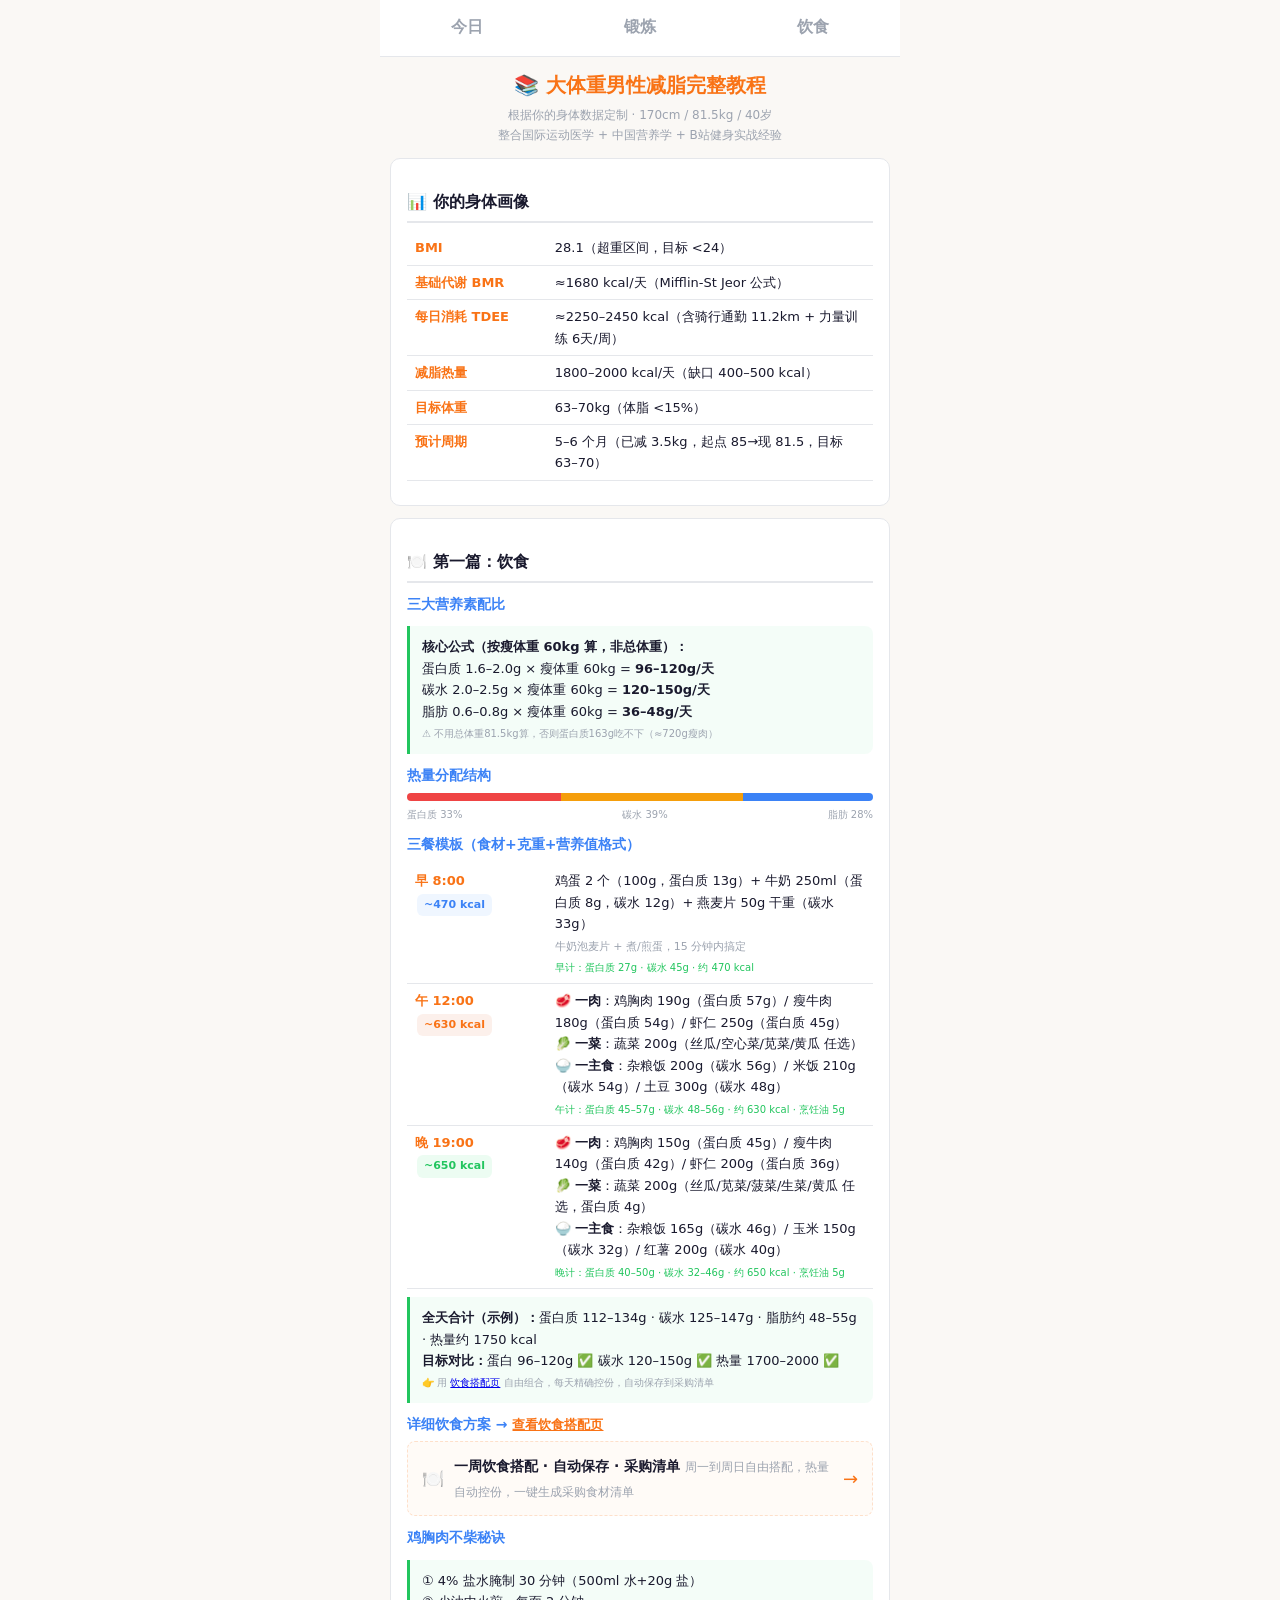
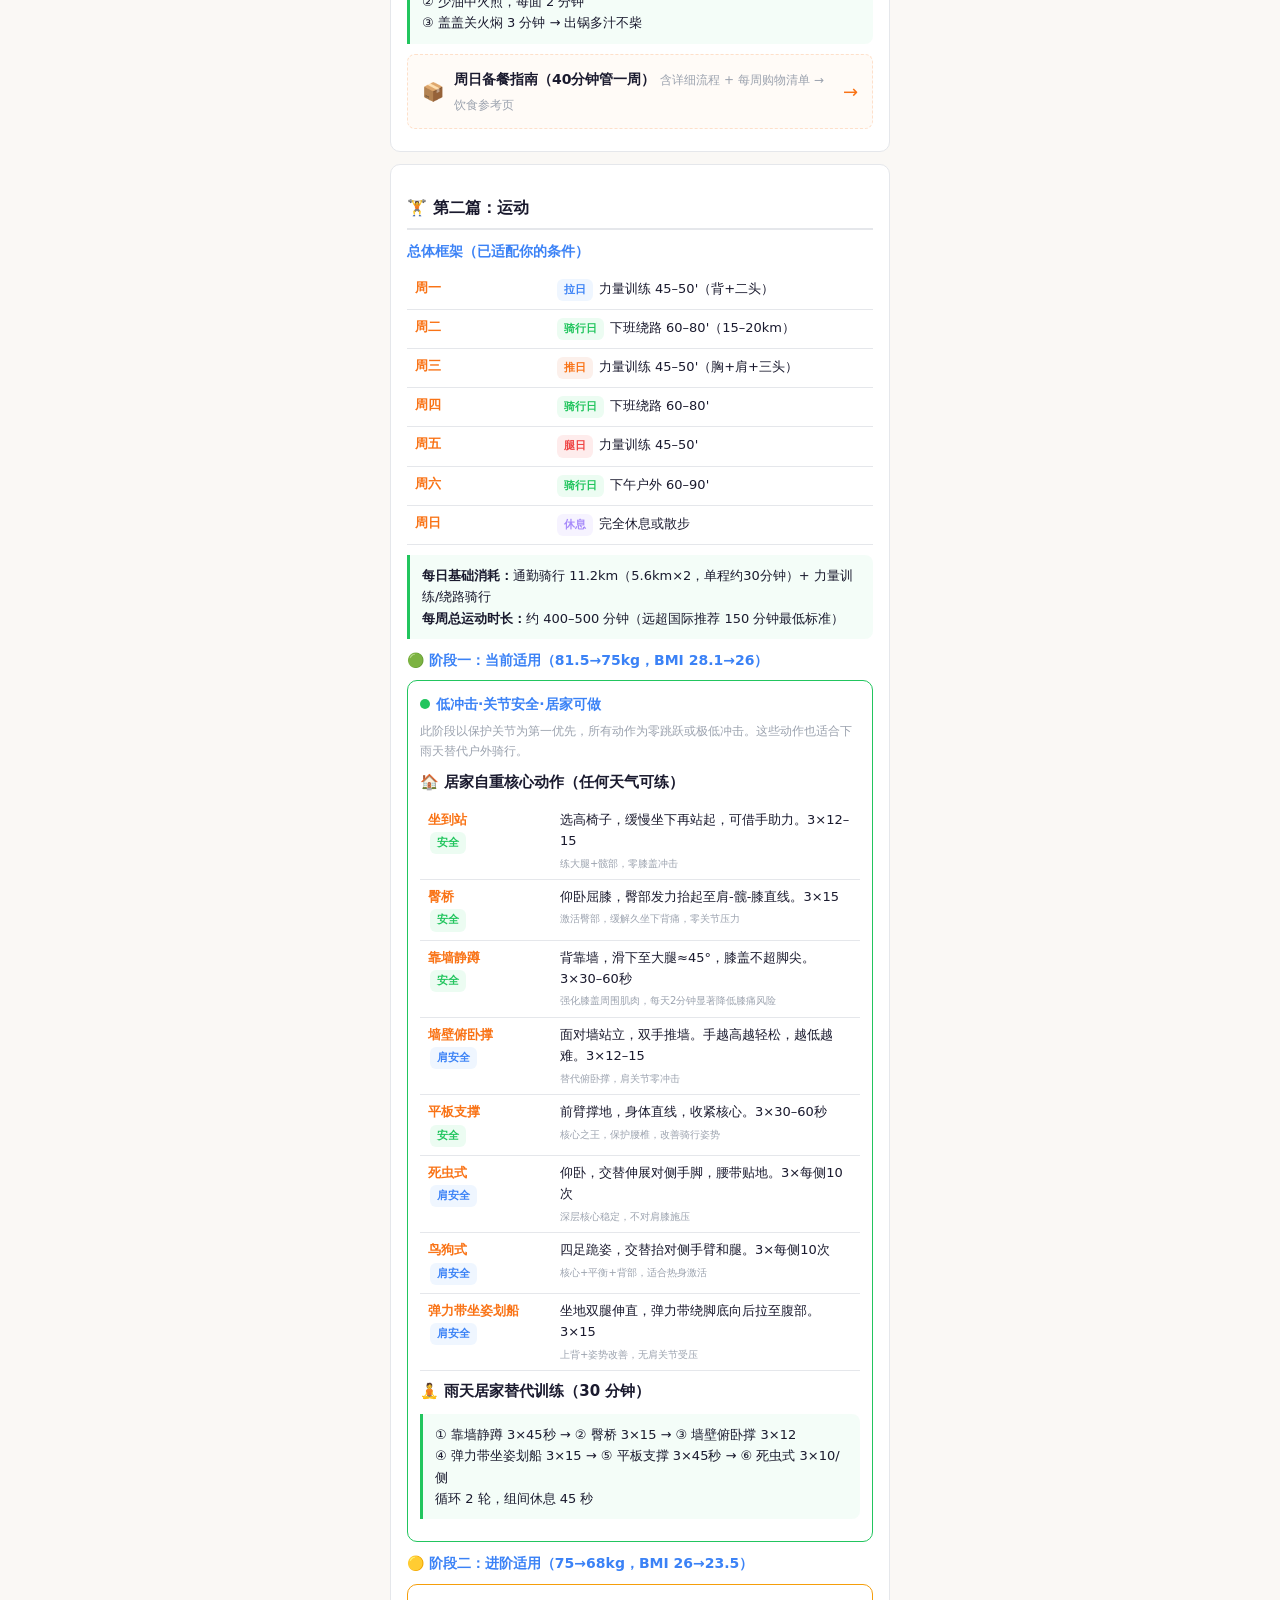
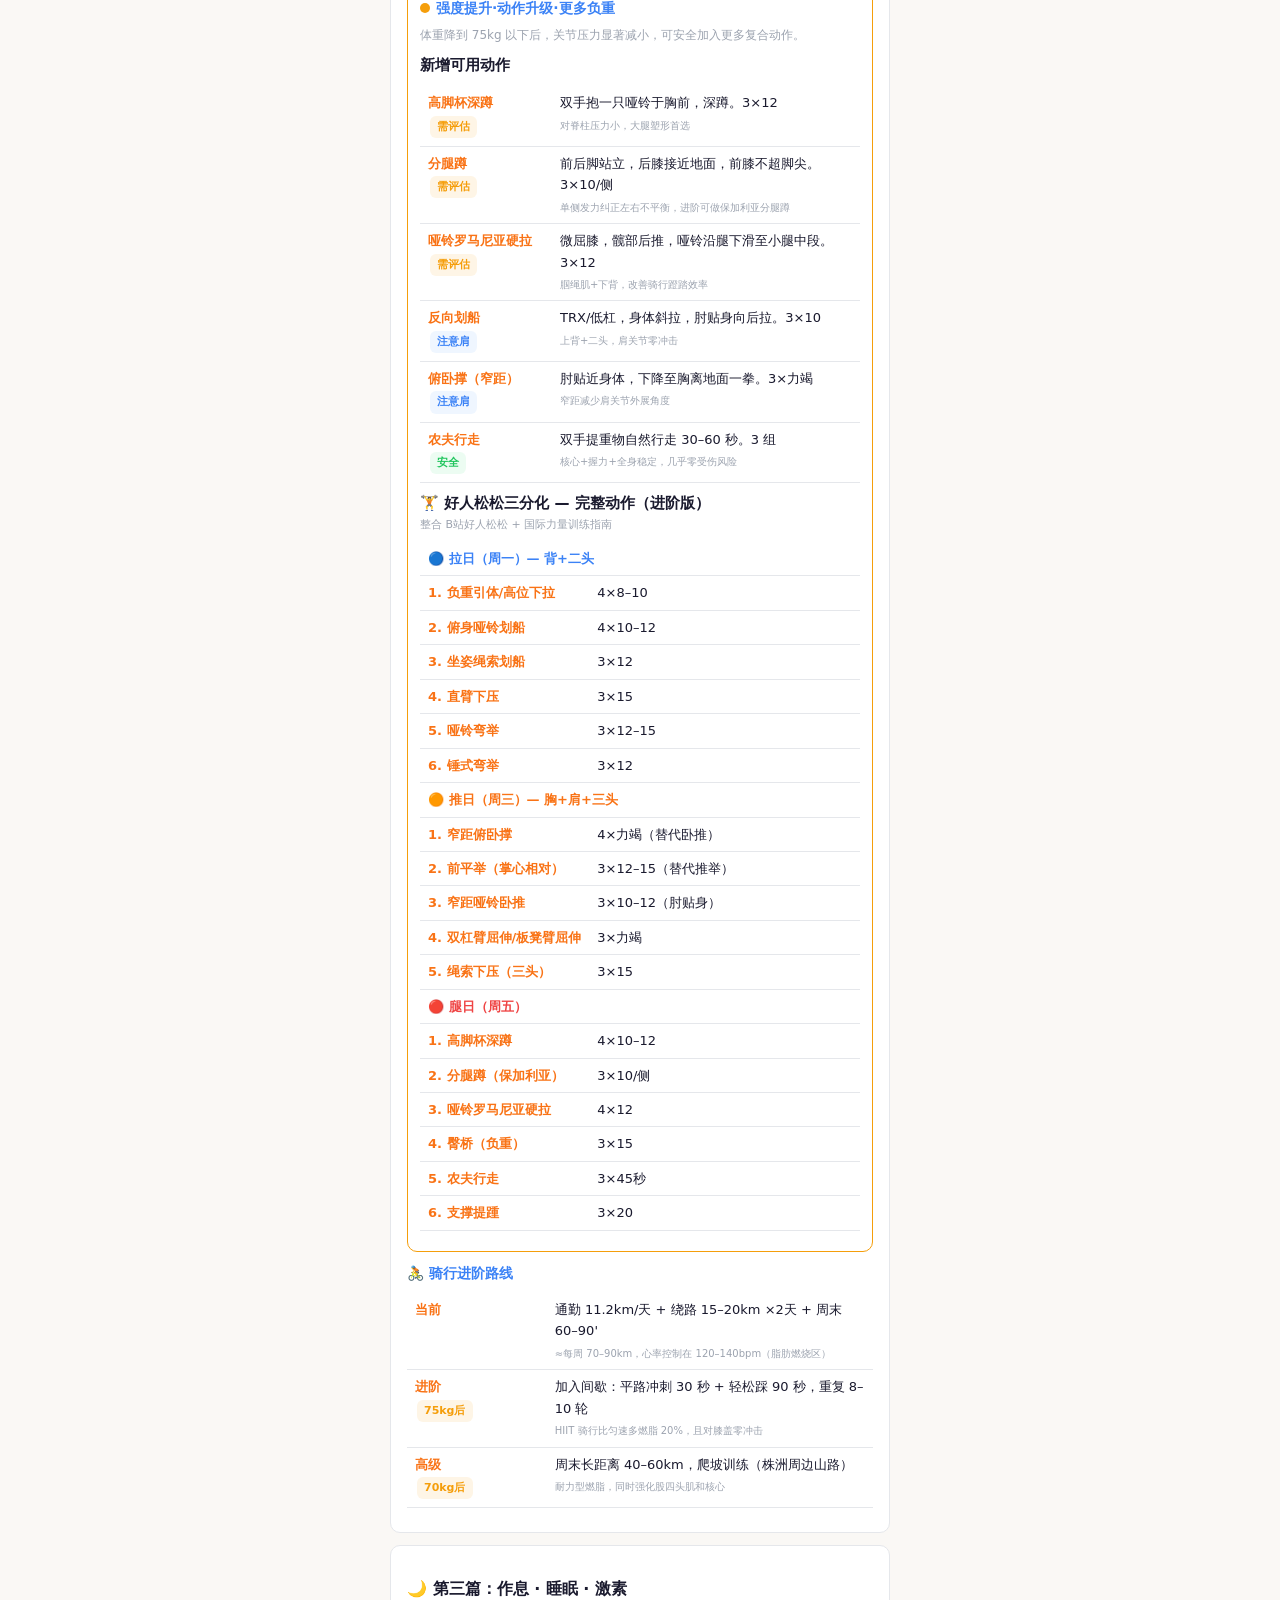
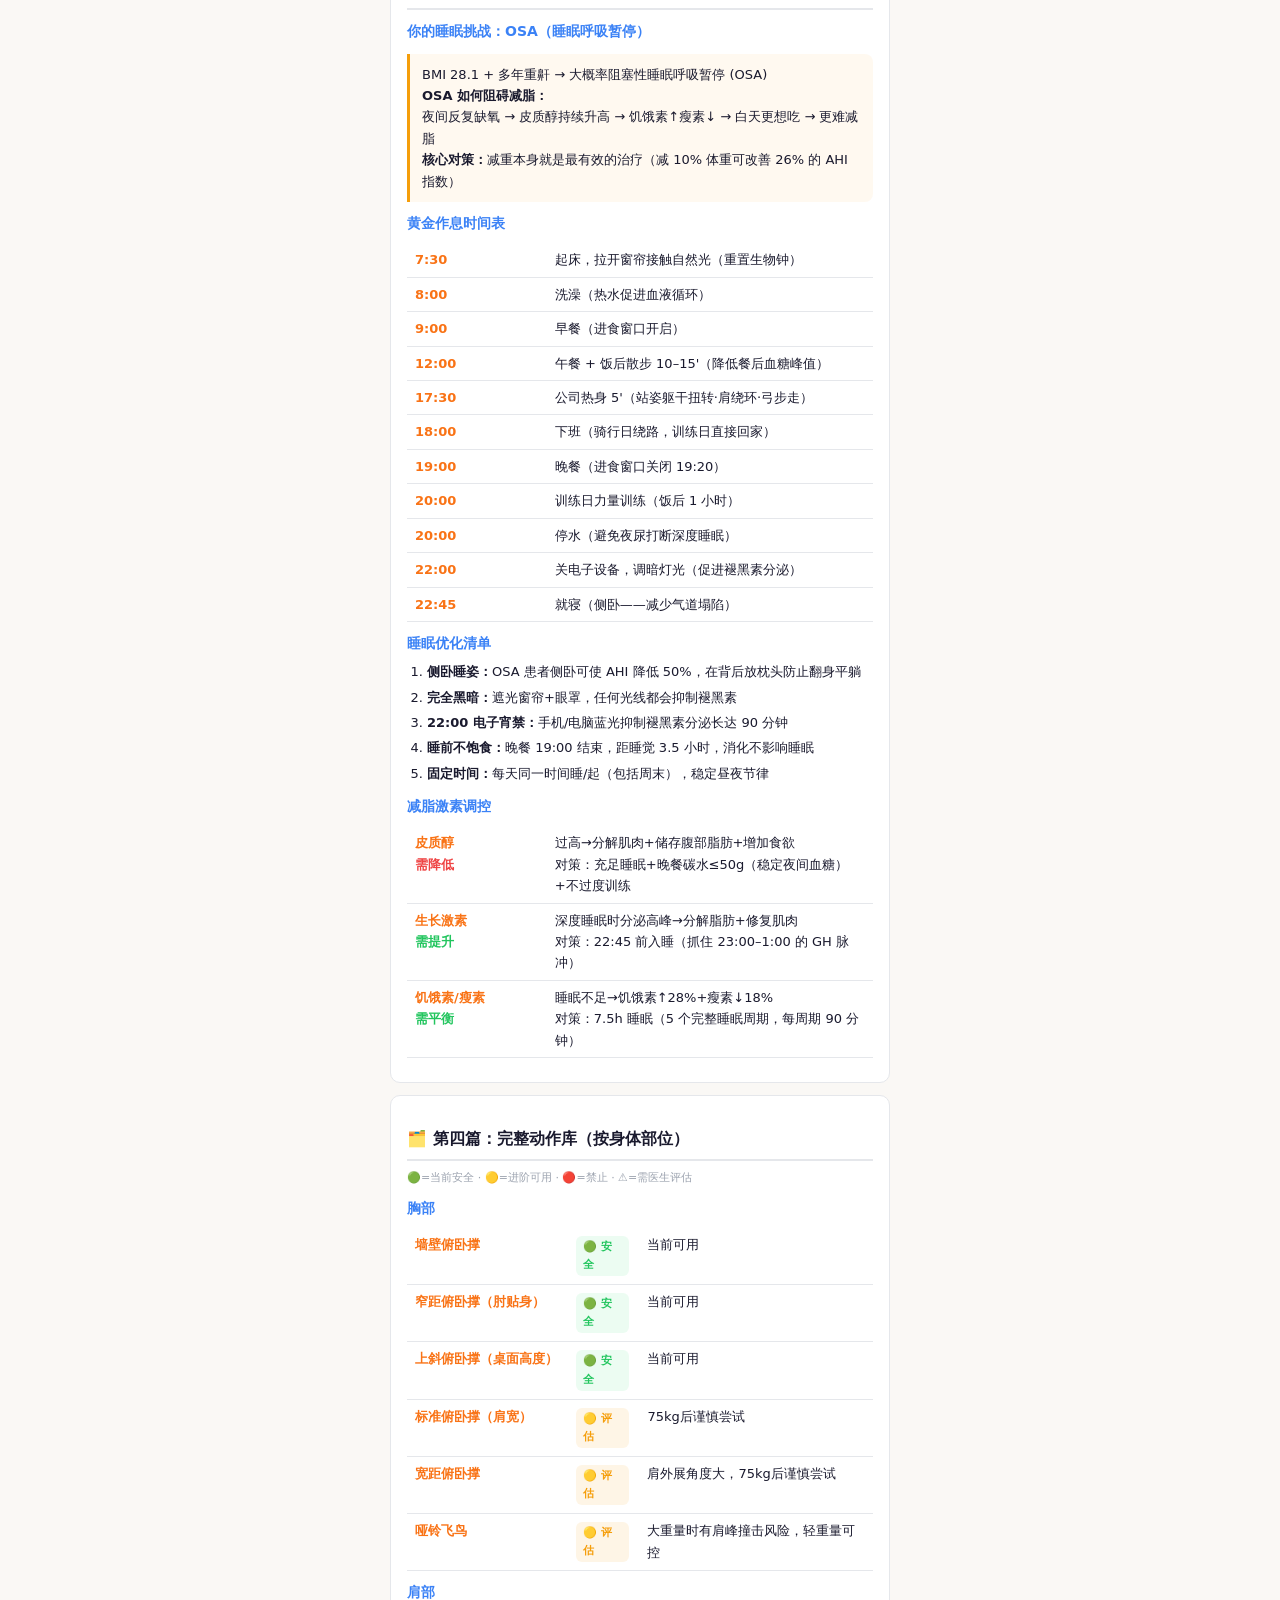
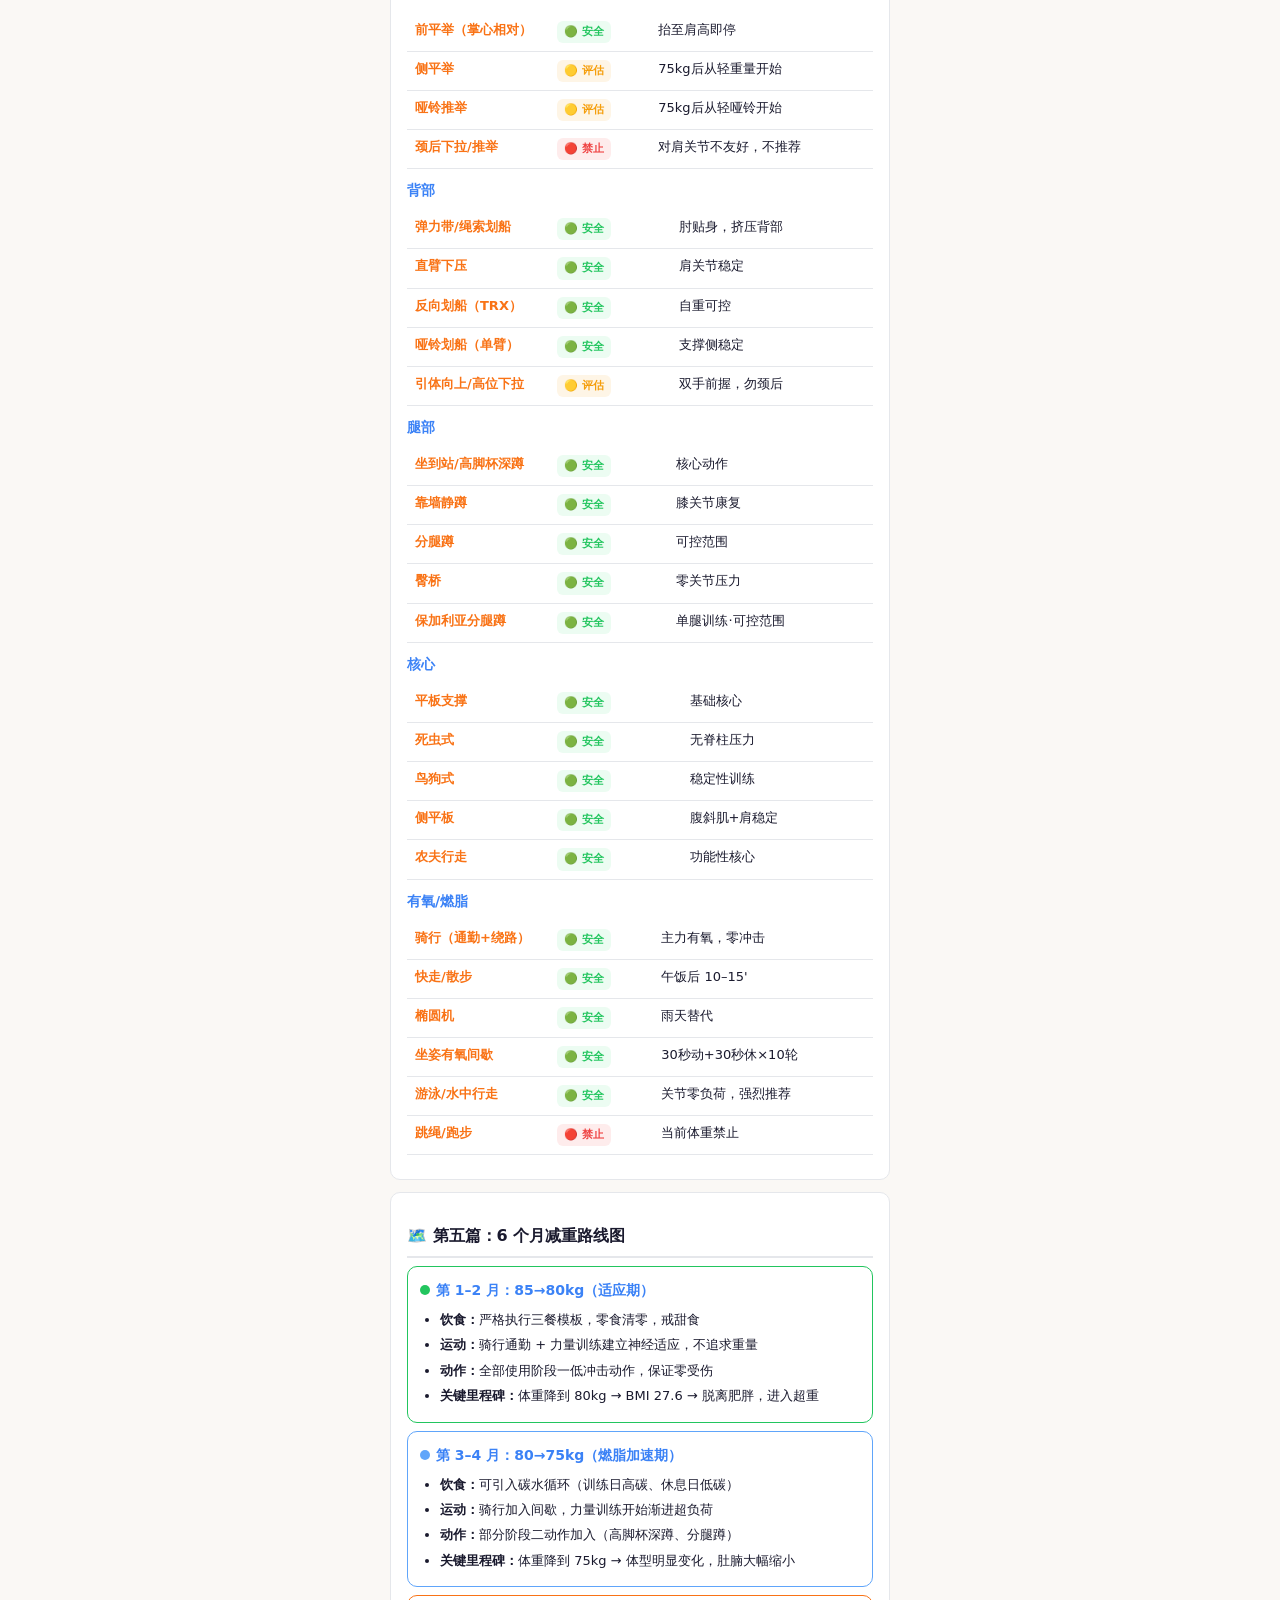
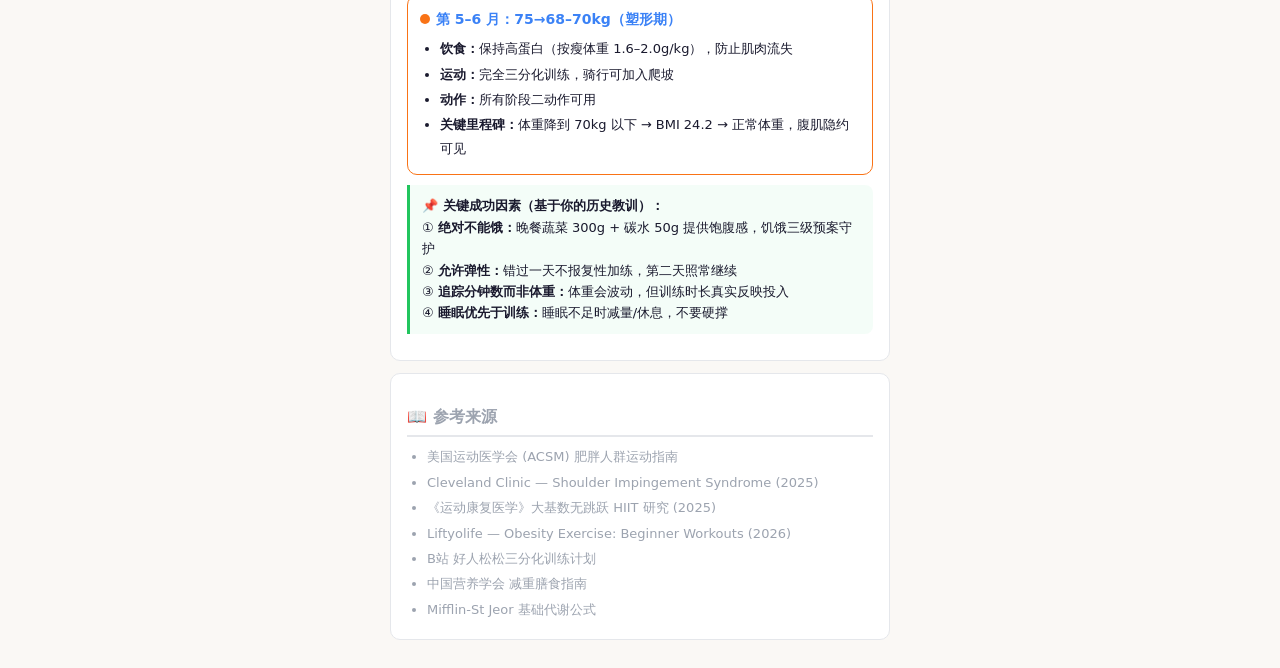
<file: 减脂完整教程_饮食运动作息动作库.html>
<!DOCTYPE html>
<html lang="zh-CN">
<head>
<meta charset="UTF-8">
<meta name="viewport" content="width=device-width,initial-scale=1,maximum-scale=1,user-scalable=no">
<meta name="theme-color" content="#faf8f5">
<link rel="manifest" href="/jf/manifest.json">
<link rel="stylesheet" href="shared.css">
<title>减脂完整教程 · 饮食运动作息动作库</title>
<style>
/* ===== 教程页专属样式 ===== */
body { line-height: 1.65; font-size: 15px; }
.card { padding: 16px; margin-bottom: 12px; }
h1 { font-size: 20px; text-align: center; padding: 12px 0 4px; color: var(--primary); }
h2 { font-size: 16px; margin: 14px 0 8px; padding-bottom: 6px; border-bottom: 2px solid var(--border); }
h3 { font-size: 14px; margin: 10px 0 5px; color: var(--pull); }
table { width: 100%; border-collapse: collapse; font-size: 13px; margin: 8px 0; }
td { padding: 6px 8px; border-bottom: 1px solid var(--border); vertical-align: top; color: var(--text); }
td:first-child { color: var(--primary); font-weight: 600; white-space: nowrap; width: 30%; }
.tag { display: inline-block; padding: 2px 7px; border-radius: 6px; font-size: 11px; font-weight: 600; margin: 2px; }
.tag-green { background: rgba(74,222,128,.1); color: var(--cardio); }
.tag-red { background: rgba(239,68,68,.1); color: var(--danger); }
.tag-yellow { background: rgba(245,158,11,.1); color: var(--warn); }
.tag-blue { background: rgba(96,165,250,.1); color: var(--pull); }
.tag-orange { background: rgba(224,112,64,.1); color: var(--primary); }
.tag-recovery { background: rgba(167,139,250,.1); color: var(--recovery); }
ul, ol { padding-left: 20px; font-size: 13px; line-height: 1.8; }
li { margin-bottom: 2px; }
.highlight { background: rgba(74,222,128,.06); border-left: 3px solid var(--cardio); padding: 10px 12px; border-radius: 0 8px 8px 0; margin: 10px 0; font-size: 13px; }
.warn-box { background: rgba(245,158,11,.06); border-left: 3px solid var(--warn); padding: 10px 12px; border-radius: 0 8px 8px 0; margin: 10px 0; font-size: 13px; }
.danger-box { background: rgba(239,68,68,.06); border-left: 3px solid var(--danger); padding: 10px 12px; border-radius: 0 8px 8px 0; margin: 10px 0; font-size: 13px; }
.stage { border: 1px solid var(--border); border-radius: 10px; padding: 12px; margin: 8px 0; }
.stage h3 { margin: 0 0 6px; font-size: 14px; }
.phase-dot { display: inline-block; width: 10px; height: 10px; border-radius: 50%; margin-right: 6px; }
.macro-bar { height: 8px; border-radius: 4px; margin: 6px 0; overflow: hidden; display: flex; }
.macro-bar span { height: 100%; }
.footer { padding: 20px 0 8px; text-align: center; font-size: 11px; color: var(--sub); }
</style>
</head>
<body>
<nav class="top-nav">
  <a href="今日计划.html">今日</a>
  <a href="减脂训练日跟练.html">锻炼</a>
  <a href="饮食参考.html">饮食</a>
</nav>


<h1>📚 大体重男性减脂完整教程</h1>
<div style="text-align:center;font-size:12px;color:var(--sub);margin-bottom:12px">
  根据你的身体数据定制 · 170cm / 81.5kg / 40岁<br>
  整合国际运动医学 + 中国营养学 + B站健身实战经验
</div>

<!-- ====== 基础数据 ====== -->
<div class="card">
<h2>📊 你的身体画像</h2>
<table>
<tr><td>BMI</td><td>28.1（超重区间，目标 &lt;24）</td></tr>
<tr><td>基础代谢 BMR</td><td>≈1680 kcal/天（Mifflin-St Jeor 公式）</td></tr>
<tr><td>每日消耗 TDEE</td><td>≈2250–2450 kcal（含骑行通勤 11.2km + 力量训练 6天/周）</td></tr>
<tr><td>减脂热量</td><td>1800–2000 kcal/天（缺口 400–500 kcal）</td></tr>
<tr><td>目标体重</td><td>63–70kg（体脂 &lt;15%）</td></tr>
<tr><td>预计周期</td><td>5–6 个月（已减 3.5kg，起点 85→现 81.5，目标 63–70）</td></tr>
</table>
</div>

<!-- ====== 饮食篇 ====== -->
<div class="card">
<h2>🍽️ 第一篇：饮食</h2>

<h3>三大营养素配比</h3>
<div class="highlight">
<strong>核心公式（按瘦体重 60kg 算，非总体重）：</strong><br>
蛋白质 1.6–2.0g × 瘦体重 60kg = <strong>96–120g/天</strong><br>
碳水 2.0–2.5g × 瘦体重 60kg = <strong>120–150g/天</strong><br>
脂肪 0.6–0.8g × 瘦体重 60kg = <strong>36–48g/天</strong><br>
<span style="color:var(--sub);font-size:10px">⚠️ 不用总体重81.5kg算，否则蛋白质163g吃不下（≈720g瘦肉）</span>
</div>

<h3>热量分配结构</h3>
<div class="macro-bar">
  <span style="width:33%;background:var(--danger)"></span>
  <span style="width:39%;background:var(--warn)"></span>
  <span style="width:28%;background:var(--pull)"></span>
</div>
<div style="display:flex;justify-content:space-between;font-size:10px;color:var(--sub);margin-top:2px">
  <span>蛋白质 33%</span><span>碳水 39%</span><span>脂肪 28%</span>
</div>

<h3>三餐模板（食材+克重+营养值格式）</h3>
<table>
<tr><td>早 8:00<br><span class="tag tag-blue">~470 kcal</span></td><td>
  鸡蛋 2 个（100g，蛋白质 13g）+ 牛奶 250ml（蛋白质 8g，碳水 12g）+ 燕麦片 50g 干重（碳水 33g）<br>
  <span style="color:var(--sub);font-size:11px">牛奶泡麦片 + 煮/煎蛋，15 分钟内搞定</span><br>
  <span style="color:var(--cardio);font-size:10px">早计：蛋白质 27g · 碳水 45g · 约 470 kcal</span>
</td></tr>
<tr><td>午 12:00<br><span class="tag tag-orange">~630 kcal</span></td><td>
  🥩 <b>一肉</b>：鸡胸肉 190g（蛋白质 57g）/ 瘦牛肉 180g（蛋白质 54g）/ 虾仁 250g（蛋白质 45g）<br>
  🥬 <b>一菜</b>：蔬菜 200g（丝瓜/空心菜/苋菜/黄瓜 任选）<br>
  🍚 <b>一主食</b>：杂粮饭 200g（碳水 56g）/ 米饭 210g（碳水 54g）/ 土豆 300g（碳水 48g）<br>
  <span style="color:var(--cardio);font-size:10px">午计：蛋白质 45–57g · 碳水 48–56g · 约 630 kcal · 烹饪油 5g</span>
</td></tr>
<tr><td>晚 19:00<br><span class="tag tag-green">~650 kcal</span></td><td>
  🥩 <b>一肉</b>：鸡胸肉 150g（蛋白质 45g）/ 瘦牛肉 140g（蛋白质 42g）/ 虾仁 200g（蛋白质 36g）<br>
  🥬 <b>一菜</b>：蔬菜 200g（丝瓜/苋菜/菠菜/生菜/黄瓜 任选，蛋白质 4g）<br>
  🍚 <b>一主食</b>：杂粮饭 165g（碳水 46g）/ 玉米 150g（碳水 32g）/ 红薯 200g（碳水 40g）<br>
  <span style="color:var(--cardio);font-size:10px">晚计：蛋白质 40–50g · 碳水 32–46g · 约 650 kcal · 烹饪油 5g</span>
</td></tr>
</table>
<div class="highlight" style="margin-top:8px">
<strong>全天合计（示例）：</strong>蛋白质 112–134g · 碳水 125–147g · 脂肪约 48–55g · 热量约 1750 kcal<br>
<strong>目标对比：</strong>蛋白 96–120g ✅ 碳水 120–150g ✅ 热量 1700–2000 ✅<br>
<span style="color:var(--sub);font-size:10px">👉 用 <a href="饮食参考.html">饮食搭配页</a> 自由组合，每天精确控份，自动保存到采购清单</span>
</div>

<h3>详细饮食方案 → <a href="饮食参考.html" style="color:var(--primary);font-size:13px;">查看饮食搭配页</a></h3>
<a href="饮食参考.html" class="xref-card">
  <span class="xref-icon">🍽️</span>
  <span class="xref-body">
    <span class="xref-title">一周饮食搭配 · 自动保存 · 采购清单</span>
    <span class="xref-desc">周一到周日自由搭配，热量自动控份，一键生成采购食材清单</span>
  </span>
  <span class="xref-arrow">→</span>
</a>

<h3>鸡胸肉不柴秘诀</h3>
<div class="highlight">
① 4% 盐水腌制 30 分钟（500ml 水+20g 盐）<br>
② 少油中火煎，每面 2 分钟<br>
③ 盖盖关火焖 3 分钟 → 出锅多汁不柴
</div>

<a href="饮食参考.html" class="xref-card">
  <span class="xref-icon">📦</span>
  <span class="xref-body">
    <span class="xref-title">周日备餐指南（40分钟管一周）</span>
    <span class="xref-desc">含详细流程 + 每周购物清单 → 饮食参考页</span>
  </span>
  <span class="xref-arrow">→</span>
</a>
</div>

<!-- ====== 运动篇 ====== -->
<div class="card">
<h2>🏋️ 第二篇：运动</h2>

<h3>总体框架（已适配你的条件）</h3>
<table>
<tr><td>周一</td><td><span class="tag tag-blue">拉日</span> 力量训练 45–50'（背+二头）</td></tr>
<tr><td>周二</td><td><span class="tag tag-green">骑行日</span> 下班绕路 60–80'（15–20km）</td></tr>
<tr><td>周三</td><td><span class="tag tag-orange">推日</span> 力量训练 45–50'（胸+肩+三头）</td></tr>
<tr><td>周四</td><td><span class="tag tag-green">骑行日</span> 下班绕路 60–80'</td></tr>
<tr><td>周五</td><td><span class="tag tag-red">腿日</span> 力量训练 45–50'</td></tr>
<tr><td>周六</td><td><span class="tag tag-green">骑行日</span> 下午户外 60–90'</td></tr>
<tr><td>周日</td><td><span class="tag tag-recovery">休息</span> 完全休息或散步</td></tr>
</table>

<div class="highlight">
<strong>每日基础消耗：</strong>通勤骑行 11.2km（5.6km×2，单程约30分钟）+ 力量训练/绕路骑行<br>
<strong>每周总运动时长：</strong>约 400–500 分钟（远超国际推荐 150 分钟最低标准）
</div>

<!-- ===== 当前阶段：大体重低冲击动作库 ===== -->
<h3>🟢 阶段一：当前适用（81.5→75kg，BMI 28.1→26）</h3>
<div class="stage" style="border-color:var(--cardio)">
<h3><span class="phase-dot" style="background:var(--cardio)"></span>低冲击·关节安全·居家可做</h3>

<p style="font-size:12px;color:var(--sub);margin-bottom:8px">此阶段以保护关节为第一优先，所有动作为零跳跃或极低冲击。这些动作也适合下雨天替代户外骑行。</p>

<h4>🏠 居家自重核心动作（任何天气可练）</h4>
<table>
<tr><td style="width:25%">坐到站<br><span class="tag tag-green">安全</span></td>
<td>选高椅子，缓慢坐下再站起，可借手助力。3×12–15<br><span style="color:var(--sub);font-size:10px">练大腿+髋部，零膝盖冲击</span></td></tr>
<tr><td>臀桥<br><span class="tag tag-green">安全</span></td>
<td>仰卧屈膝，臀部发力抬起至肩-髋-膝直线。3×15<br><span style="color:var(--sub);font-size:10px">激活臀部，缓解久坐下背痛，零关节压力</span></td></tr>
<tr><td>靠墙静蹲<br><span class="tag tag-green">安全</span></td>
<td>背靠墙，滑下至大腿≈45°，膝盖不超脚尖。3×30–60秒<br><span style="color:var(--sub);font-size:10px">强化膝盖周围肌肉，每天2分钟显著降低膝痛风险</span></td></tr>
<tr><td>墙壁俯卧撑<br><span class="tag tag-blue">肩安全</span></td>
<td>面对墙站立，双手推墙。手越高越轻松，越低越难。3×12–15<br><span style="color:var(--sub);font-size:10px">替代俯卧撑，肩关节零冲击</span></td></tr>
<tr><td>平板支撑<br><span class="tag tag-green">安全</span></td>
<td>前臂撑地，身体直线，收紧核心。3×30–60秒<br><span style="color:var(--sub);font-size:10px">核心之王，保护腰椎，改善骑行姿势</span></td></tr>
<tr><td>死虫式<br><span class="tag tag-blue">肩安全</span></td>
<td>仰卧，交替伸展对侧手脚，腰带贴地。3×每侧10次<br><span style="color:var(--sub);font-size:10px">深层核心稳定，不对肩膝施压</span></td></tr>
<tr><td>鸟狗式<br><span class="tag tag-blue">肩安全</span></td>
<td>四足跪姿，交替抬对侧手臂和腿。3×每侧10次<br><span style="color:var(--sub);font-size:10px">核心+平衡+背部，适合热身激活</span></td></tr>
<tr><td>弹力带坐姿划船<br><span class="tag tag-blue">肩安全</span></td>
<td>坐地双腿伸直，弹力带绕脚底向后拉至腹部。3×15<br><span style="color:var(--sub);font-size:10px">上背+姿势改善，无肩关节受压</span></td></tr>
</table>

<h4>🧘 雨天居家替代训练（30 分钟）</h4>
<div class="highlight">
  ① 靠墙静蹲 3×45秒 → ② 臀桥 3×15 → ③ 墙壁俯卧撑 3×12<br>
  ④ 弹力带坐姿划船 3×15 → ⑤ 平板支撑 3×45秒 → ⑥ 死虫式 3×10/侧<br>
  循环 2 轮，组间休息 45 秒
</div>

</div>

<!-- ===== 进阶阶段 ===== -->
<h3>🟡 阶段二：进阶适用（75→68kg，BMI 26→23.5）</h3>
<div class="stage" style="border-color:var(--warn)">
<h3><span class="phase-dot" style="background:var(--warn)"></span>强度提升·动作升级·更多负重</h3>

<p style="font-size:12px;color:var(--sub);margin-bottom:8px">体重降到 75kg 以下后，关节压力显著减小，可安全加入更多复合动作。</p>

<h4>新增可用动作</h4>
<table>
<tr><td>高脚杯深蹲<br><span class="tag tag-yellow">需评估</span></td>
<td>双手抱一只哑铃于胸前，深蹲。3×12<br><span style="color:var(--sub);font-size:10px">对脊柱压力小，大腿塑形首选</span></td></tr>
<tr><td>分腿蹲<br><span class="tag tag-yellow">需评估</span></td>
<td>前后脚站立，后膝接近地面，前膝不超脚尖。3×10/侧<br><span style="color:var(--sub);font-size:10px">单侧发力纠正左右不平衡，进阶可做保加利亚分腿蹲</span></td></tr>
<tr><td>哑铃罗马尼亚硬拉<br><span class="tag tag-yellow">需评估</span></td>
<td>微屈膝，髋部后推，哑铃沿腿下滑至小腿中段。3×12<br><span style="color:var(--sub);font-size:10px">腘绳肌+下背，改善骑行蹬踏效率</span></td></tr>
<tr><td>反向划船<br><span class="tag tag-blue">注意肩</span></td>
<td>TRX/低杠，身体斜拉，肘贴身向后拉。3×10<br><span style="color:var(--sub);font-size:10px">上背+二头，肩关节零冲击</span></td></tr>
<tr><td>俯卧撑（窄距）<br><span class="tag tag-blue">注意肩</span></td>
<td>肘贴近身体，下降至胸离地面一拳。3×力竭<br><span style="color:var(--sub);font-size:10px">窄距减少肩关节外展角度</span></td></tr>
<tr><td>农夫行走<br><span class="tag tag-green">安全</span></td>
<td>双手提重物自然行走 30–60 秒。3 组<br><span style="color:var(--sub);font-size:10px">核心+握力+全身稳定，几乎零受伤风险</span></td></tr>
</table>

<h4>🏋️ 好人松松三分化 — 完整动作（进阶版）</h4>
<p style="font-size:11px;color:var(--sub);margin-bottom:6px">整合 B站好人松松 + 国际力量训练指南</p>

<table>
<tr><td colspan="2"><strong style="color:var(--pull)">🔵 拉日（周一）— 背+二头</strong></td></tr>
<tr><td>1. 负重引体/高位下拉</td><td>4×8–10</td></tr>
<tr><td>2. 俯身哑铃划船</td><td>4×10–12</td></tr>
<tr><td>3. 坐姿绳索划船</td><td>3×12</td></tr>
<tr><td>4. 直臂下压</td><td>3×15</td></tr>
<tr><td>5. 哑铃弯举</td><td>3×12–15</td></tr>
<tr><td>6. 锤式弯举</td><td>3×12</td></tr>
<tr><td colspan="2"><strong style="color:var(--primary)">🟠 推日（周三）— 胸+肩+三头</strong></td></tr>
<tr><td>1. 窄距俯卧撑</td><td>4×力竭（替代卧推）</td></tr>
<tr><td>2. 前平举（掌心相对）</td><td>3×12–15（替代推举）</td></tr>
<tr><td>3. 窄距哑铃卧推</td><td>3×10–12（肘贴身）</td></tr>
<tr><td>4. 双杠臂屈伸/板凳臂屈伸</td><td>3×力竭</td></tr>
<tr><td>5. 绳索下压（三头）</td><td>3×15</td></tr>
<tr><td colspan="2"><strong style="color:var(--danger)">🔴 腿日（周五）</strong></td></tr>
<tr><td>1. 高脚杯深蹲</td><td>4×10–12</td></tr>
<tr><td>2. 分腿蹲（保加利亚）</td><td>3×10/侧</td></tr>
<tr><td>3. 哑铃罗马尼亚硬拉</td><td>4×12</td></tr>
<tr><td>4. 臀桥（负重）</td><td>3×15</td></tr>
<tr><td>5. 农夫行走</td><td>3×45秒</td></tr>
<tr><td>6. 支撑提踵</td><td>3×20</td></tr>
</table>
</div>

<!-- ===== 骑行进阶 ===== -->
<h3>🚴 骑行进阶路线</h3>
<table>
<tr><td style="width:20%">当前</td><td>通勤 11.2km/天 + 绕路 15–20km ×2天 + 周末 60–90'<br><span style="color:var(--sub);font-size:10px">≈每周 70–90km，心率控制在 120–140bpm（脂肪燃烧区）</span></td></tr>
<tr><td>进阶<br><span class="tag tag-yellow">75kg后</span></td><td>加入间歇：平路冲刺 30 秒 + 轻松踩 90 秒，重复 8–10 轮<br><span style="color:var(--sub);font-size:10px">HIIT 骑行比匀速多燃脂 20%，且对膝盖零冲击</span></td></tr>
<tr><td>高级<br><span class="tag tag-yellow">70kg后</span></td><td>周末长距离 40–60km，爬坡训练（株洲周边山路）<br><span style="color:var(--sub);font-size:10px">耐力型燃脂，同时强化股四头肌和核心</span></td></tr>
</table>
</div>

<!-- ====== 作息篇 ====== -->
<div class="card">
<h2>🌙 第三篇：作息 · 睡眠 · 激素</h2>

<h3>你的睡眠挑战：OSA（睡眠呼吸暂停）</h3>
<div class="warn-box">
BMI 28.1 + 多年重鼾 → 大概率阻塞性睡眠呼吸暂停 (OSA)<br>
<strong>OSA 如何阻碍减脂：</strong><br>
夜间反复缺氧 → 皮质醇持续升高 → 饥饿素↑瘦素↓ → 白天更想吃 → 更难减脂<br>
<strong>核心对策：</strong>减重本身就是最有效的治疗（减 10% 体重可改善 26% 的 AHI 指数）
</div>

<h3>黄金作息时间表</h3>
<table>
<tr><td>7:30</td><td>起床，拉开窗帘接触自然光（重置生物钟）</td></tr>
<tr><td>8:00</td><td>洗澡（热水促进血液循环）</td></tr>
<tr><td>9:00</td><td>早餐（进食窗口开启）</td></tr>
<tr><td>12:00</td><td>午餐 + 饭后散步 10–15'（降低餐后血糖峰值）</td></tr>
<tr><td>17:30</td><td>公司热身 5'（站姿躯干扭转·肩绕环·弓步走）</td></tr>
<tr><td>18:00</td><td>下班（骑行日绕路，训练日直接回家）</td></tr>
<tr><td>19:00</td><td>晚餐（进食窗口关闭 19:20）</td></tr>
<tr><td>20:00</td><td>训练日力量训练（饭后 1 小时）</td></tr>
<tr><td>20:00</td><td>停水（避免夜尿打断深度睡眠）</td></tr>
<tr><td>22:00</td><td>关电子设备，调暗灯光（促进褪黑素分泌）</td></tr>
<tr><td>22:45</td><td>就寝（侧卧——减少气道塌陷）</td></tr>
</table>

<h3>睡眠优化清单</h3>
<ol>
  <li><strong>侧卧睡姿：</strong>OSA 患者侧卧可使 AHI 降低 50%，在背后放枕头防止翻身平躺</li>
  <li><strong>完全黑暗：</strong>遮光窗帘+眼罩，任何光线都会抑制褪黑素</li>
  <li><strong>22:00 电子宵禁：</strong>手机/电脑蓝光抑制褪黑素分泌长达 90 分钟</li>
  <li><strong>睡前不饱食：</strong>晚餐 19:00 结束，距睡觉 3.5 小时，消化不影响睡眠</li>
  <li><strong>固定时间：</strong>每天同一时间睡/起（包括周末），稳定昼夜节律</li>
</ol>

<h3>减脂激素调控</h3>
<table>
<tr><td>皮质醇<br><span style="color:var(--danger)">需降低</span></td><td>
  过高→分解肌肉+储存腹部脂肪+增加食欲<br>
  对策：充足睡眠+晚餐碳水≤50g（稳定夜间血糖）+不过度训练
</td></tr>
<tr><td>生长激素<br><span style="color:var(--cardio)">需提升</span></td><td>
  深度睡眠时分泌高峰→分解脂肪+修复肌肉<br>
  对策：22:45 前入睡（抓住 23:00–1:00 的 GH 脉冲）
</td></tr>
<tr><td>饥饿素/瘦素<br><span style="color:var(--cardio)">需平衡</span></td><td>
  睡眠不足→饥饿素↑28%+瘦素↓18%<br>
  对策：7.5h 睡眠（5 个完整睡眠周期，每周期 90 分钟）
</td></tr>
</table>
</div>

<!-- ====== 动作库总览 ====== -->
<div class="card">
<h2>🗂️ 第四篇：完整动作库（按身体部位）</h2>
<p style="font-size:11px;color:var(--sub);margin-bottom:10px">
  🟢=当前安全 · 🟡=进阶可用 · 🔴=禁止 · ⚠️=需医生评估
</p>

<h3>胸部</h3>
<table>
<tr><td>墙壁俯卧撑</td><td><span class="tag tag-green">🟢 安全</span></td><td>当前可用</td></tr>
<tr><td>窄距俯卧撑（肘贴身）</td><td><span class="tag tag-green">🟢 安全</span></td><td>当前可用</td></tr>
<tr><td>上斜俯卧撑（桌面高度）</td><td><span class="tag tag-green">🟢 安全</span></td><td>当前可用</td></tr>
<tr><td>标准俯卧撑（肩宽）</td><td><span class="tag tag-yellow">🟡 评估</span></td><td>75kg后谨慎尝试</td></tr>
<tr><td>宽距俯卧撑</td><td><span class="tag tag-yellow">🟡 评估</span></td><td>肩外展角度大，75kg后谨慎尝试</td></tr>
<tr><td>哑铃飞鸟</td><td><span class="tag tag-yellow">🟡 评估</span></td><td>大重量时有肩峰撞击风险，轻重量可控</td></tr>
</table>

<h3>肩部</h3>
<table>
<tr><td>前平举（掌心相对）</td><td><span class="tag tag-green">🟢 安全</span></td><td>抬至肩高即停</td></tr>
<tr><td>侧平举</td><td><span class="tag tag-yellow">🟡 评估</span></td><td>75kg后从轻重量开始</td></tr>
<tr><td>哑铃推举</td><td><span class="tag tag-yellow">🟡 评估</span></td><td>75kg后从轻哑铃开始</td></tr>
<tr><td>颈后下拉/推举</td><td><span class="tag tag-red">🔴 禁止</span></td><td>对肩关节不友好，不推荐</td></tr>
</table>

<h3>背部</h3>
<table>
<tr><td>弹力带/绳索划船</td><td><span class="tag tag-green">🟢 安全</span></td><td>肘贴身，挤压背部</td></tr>
<tr><td>直臂下压</td><td><span class="tag tag-green">🟢 安全</span></td><td>肩关节稳定</td></tr>
<tr><td>反向划船（TRX）</td><td><span class="tag tag-green">🟢 安全</span></td><td>自重可控</td></tr>
<tr><td>哑铃划船（单臂）</td><td><span class="tag tag-green">🟢 安全</span></td><td>支撑侧稳定</td></tr>
<tr><td>引体向上/高位下拉</td><td><span class="tag tag-yellow">🟡 评估</span></td><td>双手前握，勿颈后</td></tr>
</table>

<h3>腿部</h3>
<table>
<tr><td>坐到站/高脚杯深蹲</td><td><span class="tag tag-green">🟢 安全</span></td><td>核心动作</td></tr>
<tr><td>靠墙静蹲</td><td><span class="tag tag-green">🟢 安全</span></td><td>膝关节康复</td></tr>
<tr><td>分腿蹲</td><td><span class="tag tag-green">🟢 安全</span></td><td>可控范围</td></tr>
<tr><td>臀桥</td><td><span class="tag tag-green">🟢 安全</span></td><td>零关节压力</td></tr>
<tr><td>保加利亚分腿蹲</td><td><span class="tag tag-green">🟢 安全</span></td><td>单腿训练·可控范围</td></tr>
</table>

<h3>核心</h3>
<table>
<tr><td>平板支撑</td><td><span class="tag tag-green">🟢 安全</span></td><td>基础核心</td></tr>
<tr><td>死虫式</td><td><span class="tag tag-green">🟢 安全</span></td><td>无脊柱压力</td></tr>
<tr><td>鸟狗式</td><td><span class="tag tag-green">🟢 安全</span></td><td>稳定性训练</td></tr>
<tr><td>侧平板</td><td><span class="tag tag-green">🟢 安全</span></td><td>腹斜肌+肩稳定</td></tr>
<tr><td>农夫行走</td><td><span class="tag tag-green">🟢 安全</span></td><td>功能性核心</td></tr>
</table>

<h3>有氧/燃脂</h3>
<table>
<tr><td>骑行（通勤+绕路）</td><td><span class="tag tag-green">🟢 安全</span></td><td>主力有氧，零冲击</td></tr>
<tr><td>快走/散步</td><td><span class="tag tag-green">🟢 安全</span></td><td>午饭后 10–15'</td></tr>
<tr><td>椭圆机</td><td><span class="tag tag-green">🟢 安全</span></td><td>雨天替代</td></tr>
<tr><td>坐姿有氧间歇</td><td><span class="tag tag-green">🟢 安全</span></td><td>30秒动+30秒休×10轮</td></tr>
<tr><td>游泳/水中行走</td><td><span class="tag tag-green">🟢 安全</span></td><td>关节零负荷，强烈推荐</td></tr>
<tr><td>跳绳/跑步</td><td><span class="tag tag-red">🔴 禁止</span></td><td>当前体重禁止</td></tr>
</table>
</div>

<!-- ====== 阶段路线图 ====== -->
<div class="card">
<h2>🗺️ 第五篇：6 个月减重路线图</h2>

<div class="stage" style="border-color:var(--cardio)">
<h3><span class="phase-dot" style="background:var(--cardio)"></span>第 1–2 月：85→80kg（适应期）</h3>
<ul>
  <li><strong>饮食：</strong>严格执行三餐模板，零食清零，戒甜食</li>
  <li><strong>运动：</strong>骑行通勤 + 力量训练建立神经适应，不追求重量</li>
  <li><strong>动作：</strong>全部使用阶段一低冲击动作，保证零受伤</li>
  <li><strong>关键里程碑：</strong>体重降到 80kg → BMI 27.6 → 脱离肥胖，进入超重</li>
</ul>
</div>

<div class="stage" style="border-color:#60a5fa">
<h3><span class="phase-dot" style="background:#60a5fa"></span>第 3–4 月：80→75kg（燃脂加速期）</h3>
<ul>
  <li><strong>饮食：</strong>可引入碳水循环（训练日高碳、休息日低碳）</li>
  <li><strong>运动：</strong>骑行加入间歇，力量训练开始渐进超负荷</li>
  <li><strong>动作：</strong>部分阶段二动作加入（高脚杯深蹲、分腿蹲）</li>
  <li><strong>关键里程碑：</strong>体重降到 75kg → 体型明显变化，肚腩大幅缩小</li>
</ul>
</div>

<div class="stage" style="border-color:var(--primary)">
<h3><span class="phase-dot" style="background:var(--primary)"></span>第 5–6 月：75→68–70kg（塑形期）</h3>
<ul>
  <li><strong>饮食：</strong>保持高蛋白（按瘦体重 1.6–2.0g/kg），防止肌肉流失</li>
  <li><strong>运动：</strong>完全三分化训练，骑行可加入爬坡</li>
  <li><strong>动作：</strong>所有阶段二动作可用</li>
  <li><strong>关键里程碑：</strong>体重降到 70kg 以下 → BMI 24.2 → 正常体重，腹肌隐约可见</li>
</ul>
</div>

<div class="highlight">
<strong>📌 关键成功因素（基于你的历史教训）：</strong><br>
① <strong>绝对不能饿：</strong>晚餐蔬菜 300g + 碳水 50g 提供饱腹感，饥饿三级预案守护<br>
② <strong>允许弹性：</strong>错过一天不报复性加练，第二天照常继续<br>
③ <strong>追踪分钟数而非体重：</strong>体重会波动，但训练时长真实反映投入<br>
④ <strong>睡眠优先于训练：</strong>睡眠不足时减量/休息，不要硬撑
</div>
</div>

<!-- ====== 来源引用 ====== -->
<div class="card" style="font-size:11px;color:var(--sub);line-height:1.6">
<h2>📖 参考来源</h2>
<ul>
  <li>美国运动医学会 (ACSM) 肥胖人群运动指南</li>
  <li>Cleveland Clinic — Shoulder Impingement Syndrome (2025)</li>
  <li>《运动康复医学》大基数无跳跃 HIIT 研究 (2025)</li>
  <li>Liftyolife — Obesity Exercise: Beginner Workouts (2026)</li>
  <li>B站 好人松松三分化训练计划</li>
  <li>中国营养学会 减重膳食指南</li>
  <li>Mifflin-St Jeor 基础代谢公式</li>
</ul>
</div>

<script>
if('serviceWorker' in navigator){
  navigator.serviceWorker.register('/jf/serviceWorker.js').catch(function(){});
}
</script>

<!-- ===== BOTTOM NAV ===== -->

</body>
</html>
</file>
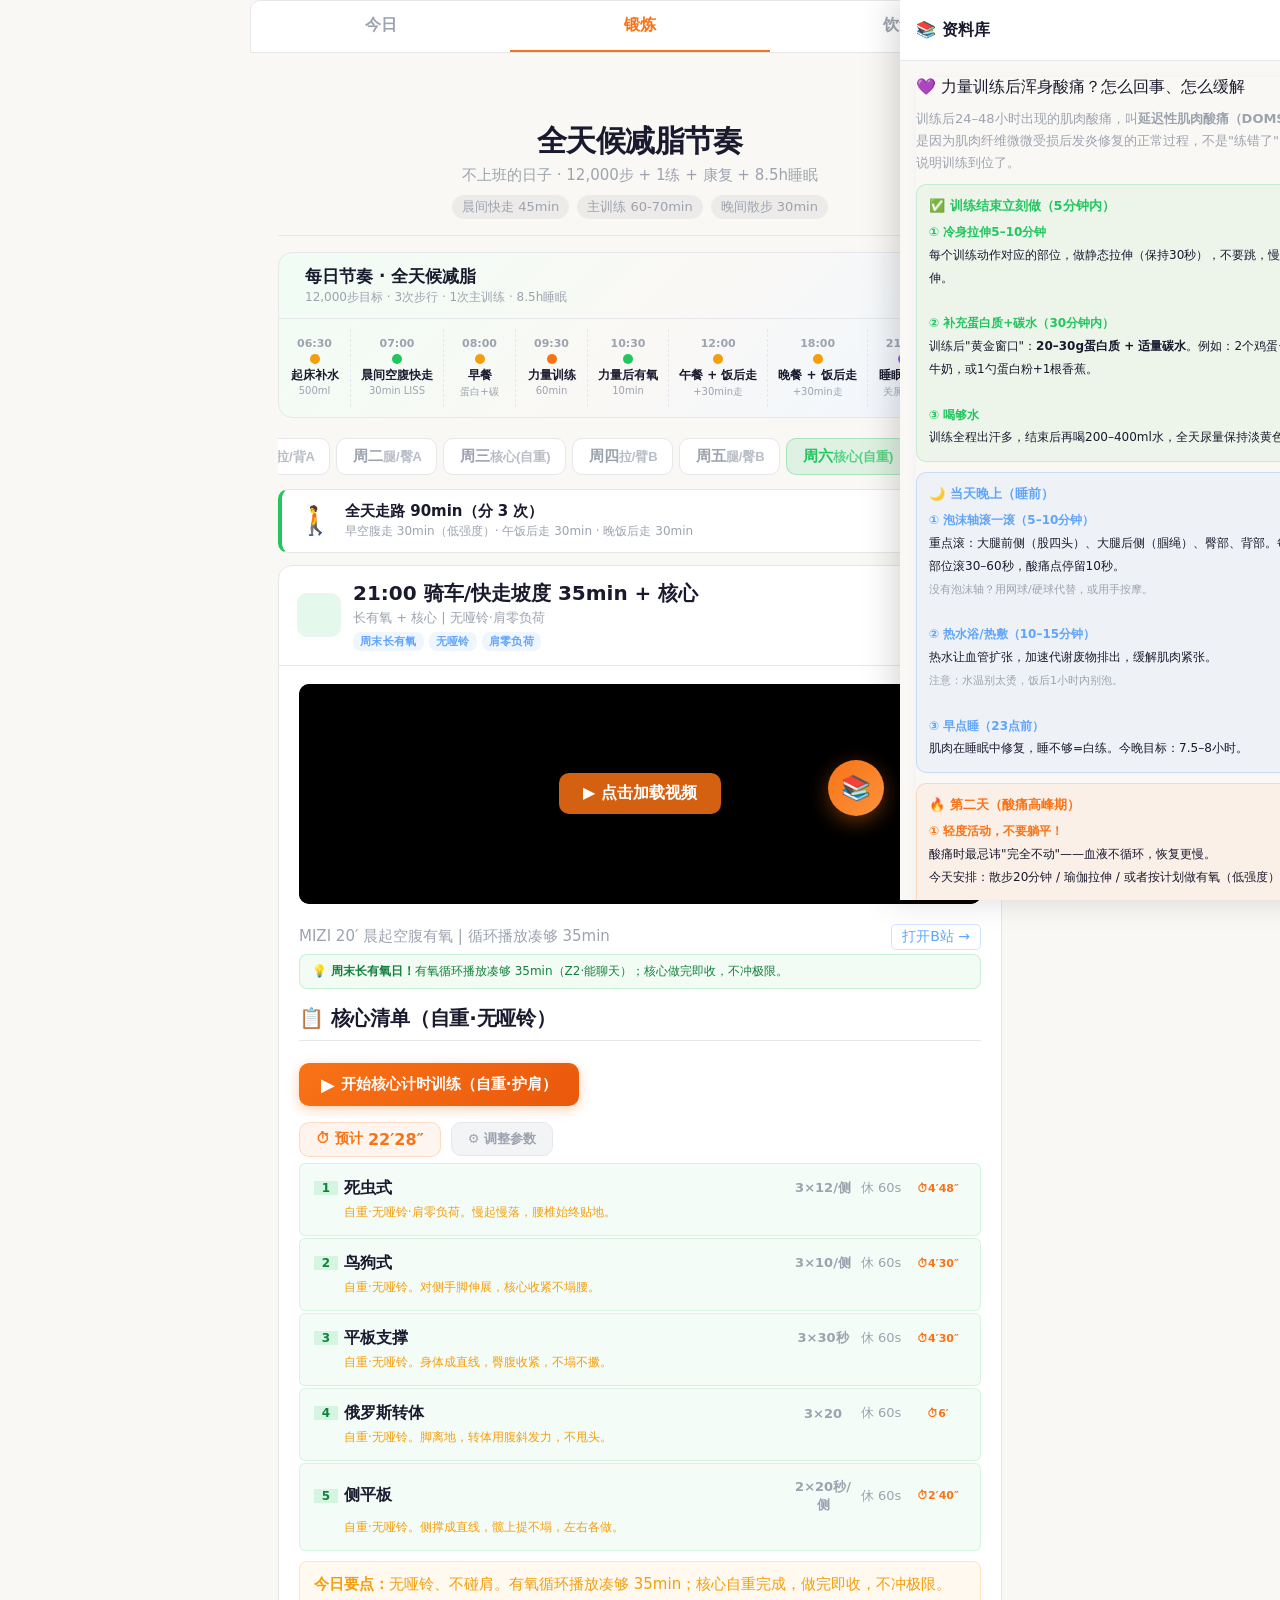
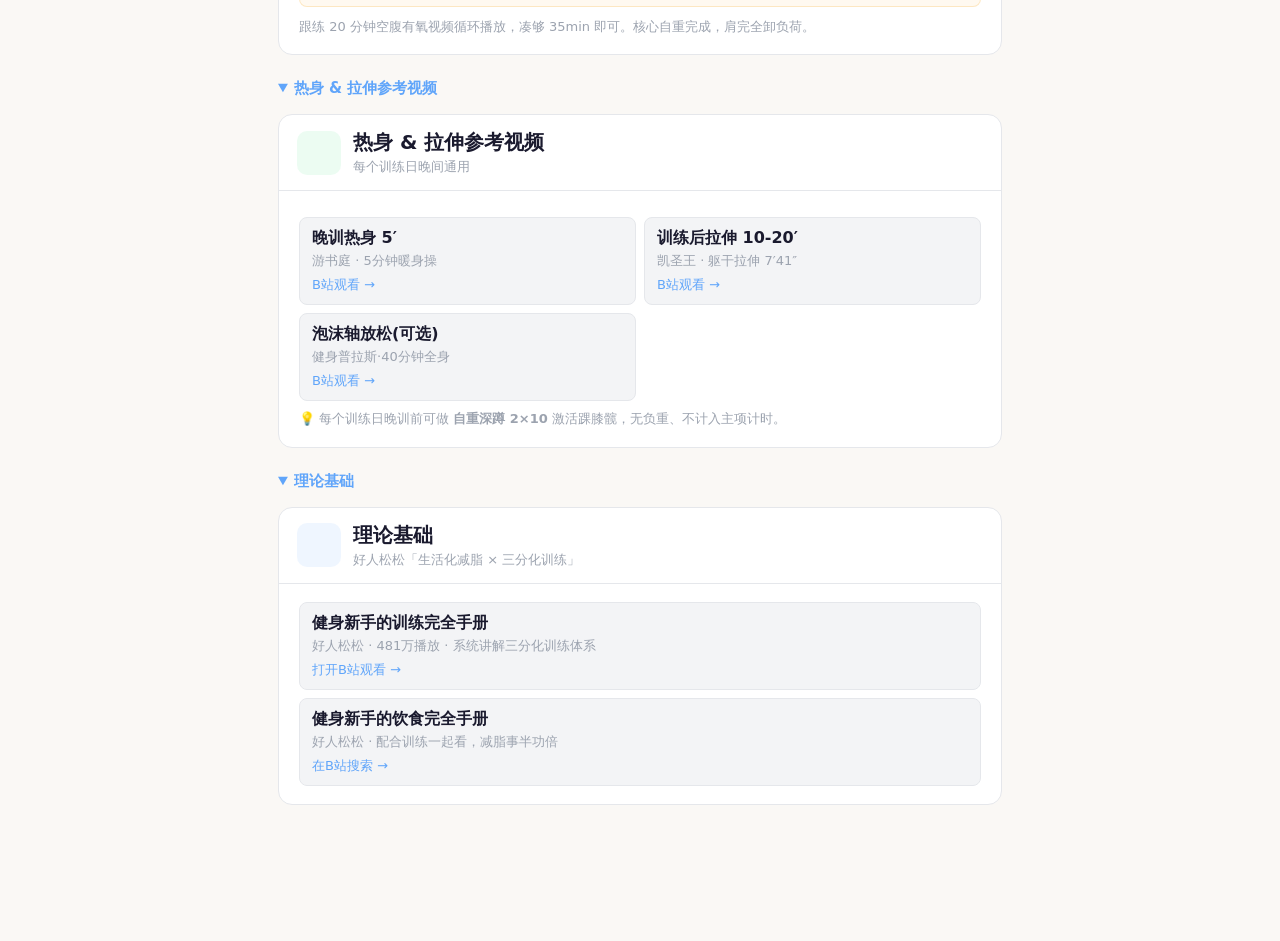
<file: 减脂训练日跟练.html>
<!DOCTYPE html>
<html lang="zh-CN">
<head>
<meta charset="UTF-8">
<meta name="viewport" content="width=device-width,initial-scale=1.0">
<meta name="theme-color" content="#faf8f5">
<link rel="manifest" href="/jf/manifest.json">
<title>全天候减脂节奏</title>
<style>
 :root {
 --bg: #faf8f5;
 --card: #ffffff;
 --surface: #f3f4f6;
 --text: #1a1a2e;
 --sub: #9ca3af;
 --border: #e5e7eb;

 --primary: #f97316;
 --pull: #3b82f6;
 --push: #f59e0b;
 --leg: #ef4444;
 --cardio: #22c55e;
 --recovery: #a78bfa;
 --morning: #fbbf24;
 --evening: #818cf8;
 --sleep: #6366f1;
 --warn: #f59e0b;
 --danger: #ef4444;
 --info: #60a5fa;
 --radius: 10px;
 --radius-sm: 8px;
 --font: system-ui, -apple-system, 'PingFang SC', 'Microsoft YaHei', sans-serif;
 }
 * { margin: 0; padding: 0; box-sizing: border-box; }
 body {
 font-family: var(--font);
 background: var(--bg); color: var(--text); min-height: 100vh;
 max-width: 520px; margin: 0 auto; padding-bottom: 40px;
 }
 .container { padding: 24px 16px 60px; }

 /* Header */
 .header { text-align: center; padding: 20px 0 16px; border-bottom: 1px solid var(--border); margin-bottom: 16px; }
 .header h1 { font-size: 30px; font-weight: 800; color: var(--text); margin-bottom: 4px; letter-spacing: -0.02em; }
 .header p { color: var(--sub); font-size: 15px; }
 .header .tags { display: flex; gap: 8px; justify-content: center; margin-top: 10px; flex-wrap: wrap; }
 .header .tags span { font-size: 13px; padding: 3px 10px; border-radius: 20px; background: rgba(0,0,0,0.05); color: var(--sub); }

 /* Mode Toggle */
 .mode-toggle-wrap { display: flex; justify-content: center; margin-bottom: 12px; }
 .mode-toggle { display: flex; background: var(--surface); border-radius: 12px; padding: 3px; border: 1px solid var(--border); }
 .mode-toggle a {
  padding: 8px 20px; border-radius: 10px; font-size: 14px; font-weight: 600;
  text-decoration: none; color: var(--sub); transition: all .2s;
 }
 .mode-toggle a.active { background: #fff; color: var(--text); box-shadow: 0 1px 4px rgba(0,0,0,.08); }
 .mode-toggle a.holiday { color: #059669; }
 .mode-toggle a.holiday.active { background: #ecfdf5; color: #059669; box-shadow: 0 1px 6px rgba(5,150,105,.15); }

 /* Daily Rhythm Card */
 .rhythm-card { background: linear-gradient(135deg,#f0fdf4 0%,#faf8f5 50%,#eff6ff 100%); border: 1px solid var(--border); border-radius: 14px; overflow: hidden; margin-bottom: 16px; }
 .rhythm-card .rhythm-header { padding: 12px 16px; border-bottom: 1px solid var(--border); display: flex; align-items: center; gap: 10px; }
 .rhythm-card .rhythm-header .rh-icon { font-size: 22px; }
 .rhythm-card .rhythm-header .rh-title { font-size: 17px; font-weight: 700; color: var(--text); }
 .rhythm-card .rhythm-header .rh-sub { font-size: 12px; color: var(--sub); margin-top: 1px; }
 .rhythm-timeline { display: flex; overflow-x: auto; gap: 0; padding: 10px 0; -webkit-overflow-scrolling: touch; scrollbar-width: none; }
 .rhythm-timeline::-webkit-scrollbar { display: none; }
 .rh-step { flex: 0 0 auto; text-align: center; padding: 8px 10px; border-right: 1px dashed var(--border); min-width: 72px; }
 .rh-step:last-child { border-right: none; }
 .rh-step .rh-time { font-size: 11px; font-weight: 700; color: var(--sub); margin-bottom: 4px; }
 .rh-step .rh-dot { width: 10px; height: 10px; border-radius: 50%; margin: 0 auto 4px; }
 .rh-step .rh-dot.walk { background: #22c55e; }
 .rh-step .rh-dot.train { background: #f97316; }
 .rh-step .rh-dot.rehab { background: #3b82f6; }
 .rh-step .rh-dot.eat { background: #f59e0b; }
 .rh-step .rh-dot.sleep { background: #8b5cf6; }
 .rh-step .rh-act { font-size: 12px; font-weight: 600; color: var(--text); line-height: 1.3; }
 .rh-step .rh-dur { font-size: 10px; color: var(--sub); margin-top: 1px; }

 /* Compact walk/rehab cards */
 .compact-card { background: var(--card); border: 1px solid var(--border); border-radius: 10px; padding: 12px 16px; margin-bottom: 12px; display: flex; align-items: center; gap: 12px; }
 .compact-card .cc-icon { font-size: 28px; flex-shrink: 0; }
 .compact-card .cc-info { flex: 1; }
 .compact-card .cc-info .cc-title { font-size: 15px; font-weight: 700; color: var(--text); }
 .compact-card .cc-info .cc-sub { font-size: 12px; color: var(--sub); margin-top: 2px; }
 .compact-card.walk-card { border-left: 4px solid #22c55e; }
 .compact-card.rehab-card { border-left: 4px solid #3b82f6; }
 .compact-card.sleep-card { border-left: 4px solid #8b5cf6; }

 /* Tab Bar */
 .tab-wrap { position: sticky; top: 0; z-index: 10; background: var(--bg); padding: 0 0 10px; }
 .tab-bar { display: flex; gap: 6px; overflow-x: auto; scroll-snap-type: x mandatory; -webkit-overflow-scrolling: touch; padding: 4px 0; scrollbar-width: none; }
 .tab-bar::-webkit-scrollbar { display: none; }
 .tab-btn {
 flex: 0 0 auto; scroll-snap-align: start;
 padding: 8px 14px; border-radius: 10px; font-size: 15px; font-weight: 600;
 background: var(--card); color: var(--sub); border: 1px solid var(--border);
 cursor: pointer; white-space: nowrap; transition: all .25s cubic-bezier(0.4, 0, 0.2, 1);
 -webkit-tap-highlight-color: transparent; user-select: none;
 }
 .tab-btn:hover { border-color: rgba(0,0,0,0.15); }
 .tab-btn.pull.active { background: rgba(59,130,246,0.15); color: var(--pull); border-color: rgba(59,130,246,0.3); }
 .tab-btn.push.active { background: rgba(245,158,11,0.15); color: var(--push); border-color: rgba(245,158,11,0.3); }
 .tab-btn.leg.active { background: rgba(239,68,68,0.15); color: var(--leg); border-color: rgba(239,68,68,0.3); }
 .tab-btn.cardio.active { background: rgba(34,197,94,0.12); color: var(--cardio); border-color: rgba(34,197,94,0.3); }
 .tab-btn.recovery.active { background: rgba(167,139,250,0.12); color: var(--recovery); border-color: rgba(167,139,250,0.3); }
 .tab-btn .tab-icon { font-size: 16px; margin-right: 2px; }
 .tab-btn .tab-label { font-size: 13px; color: inherit; opacity: 0.7; }

 .day-panel { display: none; animation: panelIn .35s cubic-bezier(0.4, 0, 0.2, 1); }
 .day-panel.active { display: block; }
 @keyframes panelIn { from { opacity: 0; transform: translateY(6px); } to { opacity: 1; transform: translateY(0); } }

 /* Day Section */
 .day-section {
 background: var(--card); border: 1px solid var(--border);
 border-radius: 14px; margin-bottom: 16px; overflow: hidden;
 }
 .day-header {
 padding: 14px 18px; display: flex; align-items: center; gap: 12px;
 border-bottom: 1px solid var(--border);
 }
 .day-badge {
 width: 44px; height: 44px; border-radius: 10px; display: flex;
 align-items: center; justify-content: center; font-size: 24px; flex-shrink: 0;
 }
 .day-badge.morning { background: rgba(251,191,36,0.12); }
 .day-badge.evening { background: rgba(129,140,248,0.12); }
 .day-badge.pull { background: rgba(59,130,246,0.15); }
 .day-badge.push { background: rgba(245,158,11,0.15); }
 .day-badge.leg { background: rgba(239,68,68,0.15); }
 .day-badge.rest { background: rgba(74,222,128,0.1); }
 .day-info { flex: 1; }
 .day-info .day-name { font-size: 20px; font-weight: 700; color: var(--text); }
 .day-info .day-sub { font-size: 13px; color: var(--sub); margin-top: 2px; font-weight: 400; }
 .day-info .day-tags { display: flex; gap: 5px; margin-top: 5px; flex-wrap: wrap; }
 .day-info .day-tags span {
 font-size: 11px; padding: 2px 7px; border-radius: 8px; font-weight: 600; letter-spacing: 0.03em;
 color: var(--info); background: rgba(96,165,250,0.1);
 }
 .day-tags span.warn { color: var(--warn); background: rgba(245,158,11,0.1); }
 .day-body { padding: 16px 18px; }

 /* Video */
 .video-box { background: #000; border-radius: 10px; overflow: hidden; margin-bottom: 12px; position: relative; }
 .video-box iframe { width: 100%; height: 220px; border: none; display: block; }
 .video-box .video-label { position: absolute; top: 8px; left: 8px; font-size: 13px; padding: 2px 8px; border-radius: 5px; background: rgba(0,0,0,0.7); color: var(--recovery); }
 .video-meta { display: flex; justify-content: space-between; align-items: center; padding: 8px 0 4px; }
 .video-meta .vm-title { font-size: 15px; color: var(--sub); }
 .video-meta .vm-link { font-size: 14px; color: var(--info); text-decoration: none; border: 1px solid rgba(96,165,250,0.3); padding: 3px 10px; border-radius: 5px; transition: all .2s; }
 .video-meta .vm-link:hover { background: rgba(96,165,250,0.1); }

 /* Moves Table */
 .moves-title { font-size: 20px; font-weight: 700; color: var(--text); margin: 16px 0 10px; padding-bottom: 8px; border-bottom: 1px solid var(--border); letter-spacing: -0.01em; }
 .moves-grid { display: grid; grid-template-columns: 1fr; gap: 2px; }
 .move-row {
 display: grid; grid-template-columns: 24px 1fr 58px 46px 56px;
 align-items: center; gap: 6px; padding: 7px 8px; border-radius: 6px; font-size: 15px; font-weight: 500;
 transition: background .15s; position: relative;
 }
 .move-row:hover { background: rgba(0,0,0,0.03); }
 .move-row .move-num { color: var(--sub); font-size: 12px; font-weight: 600; text-align: center; }
 .move-row .move-name { color: var(--text); font-weight: 600; }
 .move-row .move-sets { color: var(--sub); text-align: center; font-size: 13px; font-weight: 600; }
 .move-row .move-rest { color: var(--sub); text-align: center; font-size: 13px; }
.move-row .move-note { font-size: 12px; color: var(--warn); grid-column: 2/5; margin-top: -1px; font-weight: 400; }
.move-row .move-time { text-align: center; font-size: 11px; font-weight: 700; color: var(--primary); font-variant-numeric: tabular-nums; white-space: nowrap; grid-column: 5 !important; grid-row: 1 !important; }
 .move-row .move-time.adjusted { color: var(--info); }
.core-item { display:flex; justify-content:space-between; align-items:center; gap:8px; padding:9px 42px 9px 10px; border-radius:6px; font-size:15px; font-weight:500; background:rgba(34,197,94,0.05); border:1px solid rgba(34,197,94,0.14); margin-bottom:2px; position:relative; }
.core-item .ci-name { color:var(--text); font-weight:600; }
.core-item .ci-meta { font-size:12px; color:var(--sub); white-space:nowrap; }
/* 核心动作复用与训练日相同的 🎬 弹窗按钮（不再用内联缩略图） */
.core-item .move-video-btn { position:absolute; right:6px; top:50%; transform:translateY(-50%); opacity:1; background:rgba(34,197,94,0.10); border:1px solid rgba(34,197,94,0.25); }
.core-item:hover .move-video-btn { background:rgba(34,197,94,0.18); }
/* 有氧核心日动作行沿用训练日结构，保留绿色核心标识 */
.move-row.core-row { background:rgba(34,197,94,0.05); border:1px solid rgba(34,197,94,0.14); }
.move-row.core-row .move-num { background:rgba(34,197,94,0.15); color:#15803d; }

 /* Caution & Rehab */
 .caution { background: rgba(245,158,11,0.06); border: 1px solid rgba(245,158,11,0.2); border-radius: 8px; padding: 10px 14px; margin: 10px 0; font-size: 15px; color: var(--warn); line-height: 1.6; font-weight: 500; }
 .caution strong { color: var(--warn); font-weight: 700; }
 .rehab { background: rgba(96,165,250,0.06); border: 1px solid rgba(96,165,250,0.2); border-radius: 8px; padding: 10px 14px; margin: 10px 0; font-size: 15px; line-height: 1.6; font-weight: 500; }
 .rehab strong { color: var(--info); font-weight: 700; }

 /* Mini card */
 .mini-card { background: var(--surface); border: 1px solid var(--border); border-radius: 8px; padding: 10px 12px; }
 .mini-card .mc-title { font-size: 16px; font-weight: 600; color: var(--text); margin-bottom: 3px; }
 .mini-card .mc-sub { font-size: 13px; color: var(--sub); font-weight: 400; }
 .mini-card .mc-link { display: inline-block; margin-top: 6px; font-size: 13px; color: var(--info); text-decoration: none; }
 .warmup-grid { display: grid; grid-template-columns: 1fr 1fr; gap: 8px; margin-top: 8px; }

 /* SVG diagram grids */
 .svg-grid { display: grid; grid-template-columns: 1fr 1fr; gap: 8px; margin-bottom: 10px; }

 /* Detail toggle */
 details { margin-bottom: 10px; }
 details summary { cursor: pointer; color: var(--info); font-size: 14px; padding: 3px 0; }

 /* Tip text */
 .tip { font-size: 13px; color: var(--sub); line-height: 1.5; }

 /* Top Nav */
 .top-nav { display: flex; gap: 0; margin-bottom: 16px; background: var(--card); border-radius: var(--radius) var(--radius) 0 0; border: 1px solid var(--border); border-bottom: none; overflow: hidden; position: sticky; top: 0; z-index: 11; }
 .top-nav a { flex: 1; text-align: center; padding: 8px 4px; font-size: 14px; font-weight: 600; color: var(--sub); text-decoration: none; transition: .2s; border-bottom: 2px solid transparent; }
 .top-nav a.active { color: var(--primary); font-weight: 700; border-bottom-color: var(--primary); }

 /* Day highlight */
 .day-summary-row { display: flex; gap: 8px; margin-bottom: 12px; }
 .day-summary-tag { flex: 1; text-align: center; padding: 8px 4px; border-radius: 8px; font-size: 13px; }
 .day-summary-tag.morning-tag { background: rgba(251,191,36,0.06); border: 1px solid rgba(251,191,36,0.15); }
 .day-summary-tag.evening-tag { background: rgba(129,140,248,0.06); border: 1px solid rgba(129,140,248,0.15); }
 .day-summary-tag .ds-icon { font-size: 17px; }
 .day-summary-tag .ds-label { color: var(--sub); font-size: 11px; font-weight: 600; letter-spacing: 0.04em; }
 .day-summary-tag .ds-value { color: var(--text); font-size: 18px; font-weight: 700; margin-top: 2px; }

 /* Lazy video placeholder */
 .vid-lazy {
 background: #000; border-radius: 10px; overflow: hidden; margin-bottom: 0;
 position: relative; width: 100%; height: 220px; cursor: pointer;
 display: flex; align-items: center; justify-content: center;
 }
 .vid-lazy:hover { opacity: 0.85; }
 .vid-play-btn {
 background: rgba(249,115,22,0.85); color: #fff; padding: 10px 24px;
 border-radius: 10px; font-size: 16px; font-weight: 700;
 transition: transform .15s;
 }
 .vid-lazy:hover .vid-play-btn { transform: scale(1.05); }
 .vid-lazy iframe { width: 100%; height: 100%; border: none; display: block; }

 @media (max-width: 640px) {
 .warmup-grid { grid-template-columns: 1fr; }
 .svg-grid { grid-template-columns: 1fr; }
 .day-header { flex-direction: column; text-align: center; }
 .day-body { padding: 12px 14px; }
 .header h1 { font-size: 36px; }
 .tab-btn { padding: 7px 11px; font-size: 14px; }
 }

/* 桌面端优先：屏幕≥768px 放宽整体布局与弹窗，图片更大更清晰 */
@media (min-width: 768px) {
 body { max-width: 780px; font-size: 16px; }
 .container { padding: 32px 28px 80px; }
 .corner-layer { max-width: 780px; }
 .vc-modal { max-width: 620px; }
 .adj-modal { max-width: 620px; }
 .move-row { padding: 14px 14px; font-size: 16px; }
 .day-body { padding: 18px 20px; }
}

/* Top Nav (sticky) */
.top-nav {
 display: flex; gap: 0; background: var(--card); border-bottom: 1px solid var(--border);
 position: sticky; top: 0; z-index: 50; overflow: hidden;
}
.top-nav a {
 flex: 1; text-align: center; padding: 14px 4px; font-size: 16px; font-weight: 600;
 color: var(--sub); text-decoration: none; border-bottom: 2px solid transparent; transition: .2s;
}
.top-nav a.active { color: var(--primary); font-weight: 700; border-bottom-color: var(--primary); }

/* ========== 训练计时弹窗系统 v4.0 ========== */
/* "开始训练" 按钮 */
.btn-start-training {
  display: inline-flex; align-items: center; gap: 6px;
  background: linear-gradient(135deg, #f97316, #ea580c);
  color: #fff; border: none; border-radius: 10px;
  padding: 11px 22px; font-size: 15px; font-weight: 700;
  cursor: pointer; margin: 12px 0 6px;
  box-shadow: 0 3px 12px rgba(249,115,22,.35);
  transition: all .2s; font-family: var(--font);
  -webkit-tap-highlight-color: transparent;
}
.btn-start-training:hover { transform: translateY(-1px); box-shadow: 0 5px 18px rgba(249,115,22,.45); }
.btn-start-training:active { transform: scale(.97); }
.btn-start-training .btn-icon { font-size: 18px; }

/* move-row 加可点击提示 */
.move-row { cursor: pointer; }
.move-row::after {
  content: '▶'; position: absolute; right: 8px; top: 10px; transform: none;
  color: var(--primary); font-size: 11px; opacity: 0; transition: opacity .15s;
}
.move-row:hover::after { opacity: .6; }

/* 全屏弹窗遮罩 */
.tm-overlay {
  position: fixed; inset: 0; z-index: 9999;
  background: #0a0a0f; display: none;
  flex-direction: column; font-family: var(--font);
  animation: tmIn .3s ease-out;
}
@keyframes tmIn { from{opacity:0}to{opacity:1} }
.tm-overlay.active { display: flex; }

/* 顶部信息栏 */
.tm-header {
  flex: 0 0 auto; display: flex; flex-direction: column; align-items: center;
  padding: 12px 100px 12px 18px; background: rgba(255,255,255,.04);
  border-bottom: 1px solid rgba(255,255,255,.08);
  position: relative;
}
.tm-btn-close { position: absolute; top: 12px; right: 14px; }
.tm-session-name { font-size: 13px; color: rgba(255,255,255,.5); font-weight: 500; }
.tm-total-duration { font-size: 13px; color: rgba(255,255,255,.55); font-weight: 600; margin-top: 3px; font-variant-numeric: tabular-nums; letter-spacing: .02em; }
.tm-timer-label { font-size: 11px; color: rgba(255,255,255,.35); font-weight: 600; margin-top: 2px; letter-spacing: .03em; }
.tm-timer-big { font-size: 38px; font-weight: 800; color: #fff;
  letter-spacing: -0.02em; font-variant-numeric: tabular-nums; line-height: 1.1;
}
.tm-timer-big.rest-mode { color: #22c55e; }
.tm-timer-big.warning { color: #f59e0b; animation: tmPulse .8s ease-in-out infinite; }
@keyframes tmPulse { 50%{opacity:.6} }

/* 中央视频区域 */
.tm-video-area {
  flex: 0 0 auto; width: auto; max-width: 60%; aspect-ratio: 3/4; max-height: 55vh;
  margin: 0 auto; background: #000; display: flex; align-items: center;
  justify-content: center; position: relative; overflow: hidden;
  border-radius: 12px;
  flex-direction: column;
}
.tm-video-placeholder {
  color: rgba(255,255,255,.25); font-size: 16px; font-weight: 600;
  display: flex; flex-direction: column; align-items: center; gap: 8px;
}
.tm-video-placeholder svg { width: 48px; height: 48px; opacity: .3; }
.tm-video-area video, .tm-video-area img { width: 100%; height: 100%; object-fit: contain; }
.tm-video-badge {
  position: absolute; top: 10px; left: 10px;
  background: rgba(0,0,0,.55); color: #f97316;
  padding: 4px 10px; border-radius: 6px; font-size: 11px; font-weight: 700;
}

/* 休息/热身倒计时大屏（共用） */
.tm-rest-screen {
  display: none; flex-direction: column; align-items: center; justify-content: center;
  flex: 1 1 auto; gap: 12px;
}
.tm-rest-screen.active { display: flex; }
.tm-rest-icon { font-size: 56px; opacity: .6; }
.tm-rest-label { font-size: 18px; font-weight: 600; color: rgba(255,255,255,.5); }
.tm-rest-countdown {
  font-size: 120px; font-weight: 800; line-height: 1;
  color: #f97316; font-variant-numeric: tabular-nums;
  text-shadow: 0 0 40px rgba(249,115,22,.3);
}
.tm-rest-countdown.warning { color: #ef4444; animation: tmPulse .8s ease-in-out infinite; }
.tm-rest-countdown.warmup { color: #f59e0b; text-shadow: 0 0 40px rgba(245,158,11,.35); }
.tm-rest-countdown.warmup.warning { color: #ef4444; animation: tmPulse .8s ease-in-out infinite; }
.tm-rest-hint { font-size: 14px; color: rgba(255,255,255,.35); }
.tm-warmup-stage { font-size: 14px; color: rgba(255,255,255,.4); margin-bottom: -6px; }

/* 动作标题区 */
.tm-exercise-info {
  flex: 0 0 auto; padding: 16px 20px 12px;
  text-align: center;
}
.tm-exercise-name { font-size: 22px; font-weight: 800; color: #fff; margin-bottom: 6px; line-height: 1.3; }
.tm-exercise-meta { font-size: 14px; color: rgba(255,255,255,.45); font-weight: 500; }
.tm-set-info { font-size: 13px; color: #f97316; font-weight: 700; margin-top: 4px; }

/* 上次成绩锚点 */
.tm-last-result { font-size: 12px; color: rgba(255,255,255,.42); margin-top: 7px; font-weight: 500; }
.tm-last-result b { color: #fbbf24; font-weight: 700; }
.tm-last-result.none { color: rgba(255,255,255,.25); }

/* 训练中紧凑条 */
.tm-workout-strip { flex: 0 0 auto; display: flex; align-items: center; gap: 10px; padding: 2px 20px 0; }
.tm-progress-text { font-size: 12px; color: rgba(255,255,255,.5); font-weight: 700; flex: 0 0 auto; font-variant-numeric: tabular-nums; }
.tm-next-preview { font-size: 12px; color: rgba(255,255,255,.4); font-weight: 500; white-space: nowrap; overflow: hidden; text-overflow: ellipsis; }
.tm-next-preview b { color: #fff; }

/* 进度条 */
.tm-progress-wrap {
  flex: 0 0 auto; padding: 0 20px; margin-bottom: 4px;
}
.tm-progress-bar {
  width: 100%; height: 4px; background: rgba(255,255,255,.08);
  border-radius: 2px; overflow: hidden;
}
.tm-progress-fill {
  height: 100%; background: linear-gradient(90deg,#f97316,#f59e0b);
  border-radius: 2px; transition: width .35s ease;
}
.rest-mode .tm-progress-fill { background: linear-gradient(90deg,#22c55e,#4ade80); }

/* 底部动作列表 */
.tm-exercises {
  flex: 1 1 auto; overflow-y: auto; padding: 8px 16px 12px;
  display: flex; gap: 8px; overflow-x: auto;
  -webkit-overflow-scrolling: touch; scroll-snap-type: x mandatory;
}
.tm-exercises::-webkit-scrollbar { display: none; }
.tm-ex-card {
  flex: 0 0 120px; scroll-snap-align: start;
  background: rgba(255,255,255,.05); border: 1px solid rgba(255,255,255,.08);
  border-radius: 10px; padding: 10px; text-align: center;
  transition: all .25s; cursor: pointer;
}
.tm-ex-card:hover { background: rgba(255,255,255,.1); border-color: rgba(255,255,255,.2); }
.tm-ex-card.current { border-color: #f97316; background: rgba(249,115,22,.1);
  box-shadow: 0 0 16px rgba(249,115,22,.15); }
.tm-ex-card.done { opacity: .35; }
.tm-ex-card .ex-num {
  width: 26px; height: 26px; border-radius: 50%;
  background: rgba(255,255,255,.08); color: rgba(255,255,255,.4);
  font-size: 13px; font-weight: 700; line-height: 26px; margin: 0 auto 6px;
}
.tm-ex-card.current .ex-num { background: #f97316; color: #fff; }
.tm-ex-card.done .ex-num { background: #22c55e; color: #fff; }
.tm-ex-card .ex-name { font-size: 11px; color: rgba(255,255,255,.7); line-height: 1.35; font-weight: 500; }
.tm-ex-card.current .ex-name { color: #fff; font-weight: 600; }
.tm-ex-card .ex-detail { font-size: 10px; color: rgba(255,255,255,.35); margin-top: 2px; }

/* 控制按钮栏 */
.tm-controls {
  flex: 0 0 auto; display: flex; gap: 10px; justify-content: center;
  padding: 12px 20px 20px; padding-bottom: max(20px, env(safe-area-inset-bottom));
  margin-top: auto;
}
.tm-btn {
  border: none; border-radius: 12px; padding: 14px 28px; font-size: 16px;
  font-weight: 700; cursor: pointer; font-family: var(--font);
  transition: all .15s; -webkit-tap-highlight-color: transparent;
}
.tm-btn:active { transform: scale(.95); }
.tm-btn-pause {
  background: rgba(255,255,255,.08); color: #fff; border: 1px solid rgba(255,255,255,.15);
}
.tm-btn-pause:hover { background: rgba(255,255,255,.14); }
.tm-btn-complete {
  background: linear-gradient(135deg,#22c55e,#16a34a); color: #fff;
  box-shadow: 0 3px 12px rgba(34,197,94,.3);
}
.tm-btn-complete:hover { box-shadow: 0 5px 18px rgba(34,197,94,.45); }
.tm-btn-skip { background: rgba(255,255,255,.06); color: rgba(255,255,255,.4);
  border: 1px solid rgba(255,255,255,.08); padding: 14px 18px; font-size: 13px; }
.tm-btn-close {
  position: absolute; top: 10px; right: 10px; z-index: 10;
  background: rgba(239,68,68,.15); border: 1px solid rgba(239,68,68,.3);
  color: #fca5a5; border-radius: 10px; padding: 8px 14px;
  font-size: 14px; font-weight: 600; cursor: pointer; display: flex;
  align-items: center; gap: 5px; transition: all .15s;
}
.tm-btn-close:hover { background: rgba(239,68,68,.3); color: #fff; border-color: rgba(239,68,68,.5); }

/* 完成庆祝界面 */
.tm-complete-screen { display: none; flex-direction: column; align-items: center; justify-content: center; flex: 1; text-align: center; padding: 40px 20px; }
.tm-complete-screen.active { display: flex; }
.tm-complete-icon { font-size: 64px; margin-bottom: 16px; }
.tm-complete-title { font-size: 28px; font-weight: 800; color: #fff; margin-bottom: 8px; }
.tm-complete-sub { font-size: 15px; color: rgba(255,255,255,.45); margin-bottom: 28px; }
.tm-complete-stats { display: grid; grid-template-columns: 1fr 1fr; gap: 12px; margin-bottom: 32px; width: 100%; max-width: 300px; }
.tm-stat-card { background: rgba(255,255,255,.05); border: 1px solid rgba(255,255,255,.08); border-radius: 12px; padding: 14px; }
.tm-stat-val { font-size: 26px; font-weight: 800; color: #f97316; }
.tm-stat-label { font-size: 12px; color: rgba(255,255,255,.4); margin-top: 2px; }

/* ===== 视频配置入口按钮 ===== */
.move-video-btn {
  position: absolute; right: 34px; top: 9px; transform: none;
  background: none; border: none; cursor: pointer; font-size: 15px;
  opacity: 0; transition: opacity .15s; z-index: 5; line-height: 1;
  padding: 2px 5px; border-radius: 5px;
  grid-row: 1; grid-column: auto;
}
.move-row:hover .move-video-btn { opacity: .7; }
.move-video-btn:hover { opacity: 1 !important; background: rgba(96,165,250,.12); }
.move-video-btn.has-video { opacity: 1 !important; background: rgba(34,197,94,.08); }
.move-video-btn.has-video::after {
  content: ''; position: absolute; top: 1px; right: 1px;
  width: 6px; height: 6px; background: #22c55e; border-radius: 50%;
  border: 1.5px solid var(--surface);
}

/* ===== 视频配置弹窗 ===== */
.vc-overlay {
  position: fixed; inset: 0; z-index: 10000;
  background: rgba(0,0,0,.55); display: none;
  align-items: center; justify-content: center;
  animation: tmIn .2s ease-out;
}
.vc-overlay.active { display: flex; }
.vc-modal {
  background: var(--surface); border: 1px solid var(--border);
  border-radius: 16px; width: 92%; max-width: 460px; max-height: 90vh;
  overflow-y: auto; box-shadow: 0 20px 60px rgba(0,0,0,.2);
}
.vc-modal-header {
  display: flex; align-items: center; justify-content: space-between;
  padding: 18px 20px 14px; border-bottom: 1px solid var(--border);
}
.vc-modal-title { font-size: 17px; font-weight: 700; color: var(--text); }
.vc-modal-close {
  background: none; border: none; font-size: 22px; cursor: pointer;
  color: var(--sub); line-height: 1; padding: 2px 6px; border-radius: 6px;
}
.vc-modal-close:hover { background: rgba(0,0,0,.06); color: var(--text); }
.vc-modal-body { padding: 18px 20px; }
.vc-label { font-size: 13px; font-weight: 600; color: var(--sub); margin-bottom: 8px; }
.vc-url-row { display: flex; gap: 8px; margin-bottom: 18px; }
.vc-url-input {
  flex: 1; padding: 10px 12px; border: 1px solid var(--border);
  border-radius: 8px; font-size: 14px; color: var(--text); background: var(--bg);
  outline: none; transition: border-color .15s;
}
.vc-url-input:focus { border-color: var(--primary); }
.vc-url-input::placeholder { color: var(--sub); opacity: .6; }
.vc-btn {
  padding: 10px 16px; border: none; border-radius: 8px; font-size: 14px;
  font-weight: 600; cursor: pointer; transition: all .15s;
}
.vc-btn-save { background: var(--primary); color: #fff; }
.vc-btn-save:hover { opacity: .85; }
.vc-btn-clear { background: rgba(239,68,68,.08); color: #ef4444; border: 1px solid rgba(239,68,68,.2); }
.vc-btn-clear:hover { background: rgba(239,68,68,.15); }
.vc-btn-cancel { background: rgba(0,0,0,.05); color: var(--sub); }

.vc-dropzone {
  border: 2px dashed var(--border); border-radius: 12px;
  padding: 28px 20px; text-align: center; transition: all .2s;
  cursor: pointer; margin-bottom: 14px;
}
.vc-dropzone:hover { border-color: var(--primary); background: rgba(214,167,106,.04); }
.vc-dropzone.drag-over { border-color: var(--primary); background: rgba(214,167,106,.1); }
.vc-dropzone-icon { font-size: 32px; margin-bottom: 8px; opacity: .5; }
.vc-dropzone-text { font-size: 14px; color: var(--sub); font-weight: 500; }
.vc-dropzone-hint { font-size: 12px; color: var(--sub); opacity: .7; margin-top: 4px; }

.vc-preview { margin-bottom: 14px; }
.vc-preview video { width: 100%; border-radius: 8px; max-height: 200px; background: #000; }
.vc-preview iframe { width: 100%; border-radius: 8px; height: 200px; border: none; }
.vc-current-info {
  display: flex; align-items: center; gap: 8px; padding: 10px 12px;
  background: rgba(34,197,94,.06); border: 1px solid rgba(34,197,94,.2);
  border-radius: 8px; margin-bottom: 14px; font-size: 13px; color: #16a34a;
}
.vc-current-info .vc-clear-link { margin-left: auto; color: #ef4444; cursor: pointer; text-decoration: underline; }
.vc-actions { display: flex; gap: 10px; justify-content: flex-end; }
.vc-divider {
  text-align: center; font-size: 12px; color: var(--sub);
  margin: 14px 0; position: relative; opacity: .6;
}
.vc-divider::before, .vc-divider::after {
  content: ''; position: absolute; top: 50%; width: 35%; height: 1px;
  background: var(--border);
}
.vc-divider::before { left: 0; }
.vc-divider::after { right: 0; }

/* ===== 预估时长行 + 调整按钮 ===== */
.tm-estimate-row { display: flex; align-items: center; gap: 10px; margin: 10px 0 6px; flex-wrap: wrap; }
.tm-total-estimate {
  display: inline-flex; align-items: center; gap: 5px;
  background: linear-gradient(135deg, rgba(249,115,22,.08), rgba(234,88,12,.06));
  border: 1px solid rgba(249,115,22,.2); color: var(--primary);
  font-size: 14px; font-weight: 700; padding: 7px 16px; border-radius: 10px;
  font-variant-numeric: tabular-nums;
}
.tm-total-estimate .tm-total-estimate-val { font-size: 16px; }
.btn-adjust {
  display: inline-flex; align-items: center; gap: 5px;
  background: var(--surface); border: 1px solid var(--border);
  color: var(--sub); font-size: 13px; font-weight: 600;
  padding: 7px 16px; border-radius: 10px; cursor: pointer;
  transition: all .15s; font-family: var(--font);
  -webkit-tap-highlight-color: transparent;
}
.btn-adjust:hover { border-color: var(--primary); color: var(--primary); background: rgba(249,115,22,.04); }
.btn-adjust:active { transform: scale(.95); }

/* ===== 调整参数弹窗 ===== */
.adj-overlay {
  position: fixed; inset: 0; z-index: 10001;
  background: rgba(0,0,0,.55); display: none;
  align-items: center; justify-content: center;
  animation: tmIn .2s ease-out;
}
.adj-overlay.active { display: flex; }
.adj-modal {
  background: var(--surface); border: 1px solid var(--border);
  border-radius: 16px; width: 94%; max-width: 480px; max-height: 88vh;
  overflow-y: auto; box-shadow: 0 20px 60px rgba(0,0,0,.2);
}
.adj-header {
  display: flex; align-items: center; justify-content: space-between;
  padding: 18px 20px 14px; border-bottom: 1px solid var(--border);
  position: sticky; top: 0; background: var(--surface); z-index: 2;
}
.adj-title { font-size: 17px; font-weight: 700; color: var(--text); }
.adj-close {
  background: none; border: none; font-size: 22px; cursor: pointer;
  color: var(--sub); line-height: 1; padding: 2px 6px; border-radius: 6px;
}
.adj-close:hover { background: rgba(0,0,0,.06); color: var(--text); }
.adj-body { padding: 14px 20px; }

.adj-formula {
  background: rgba(96,165,250,.06); border: 1px solid rgba(96,165,250,.15);
  border-radius: 10px; padding: 10px 14px; margin-bottom: 14px;
  font-size: 12px; color: #1e40af; line-height: 1.7;
}
.adj-formula b { color: #1e3a8a; }
.adj-formula .formula-line { display: block; }

.adj-ex-row {
  background: var(--card); border: 1px solid var(--border);
  border-radius: 10px; padding: 12px 14px; margin-bottom: 10px;
  transition: border-color .15s;
}
.adj-ex-row:hover { border-color: rgba(0,0,0,.15); }
.adj-ex-name { font-size: 14px; font-weight: 700; color: var(--text); margin-bottom: 8px; }
.adj-ex-inputs { display: flex; align-items: center; gap: 10px; flex-wrap: wrap; }
.adj-input-group { display: flex; align-items: center; gap: 4px; }
.adj-input-group label { font-size: 12px; color: var(--sub); font-weight: 600; white-space: nowrap; }
.adj-input-group input {
  width: 52px; padding: 6px 8px; border: 1px solid var(--border);
  border-radius: 6px; font-size: 14px; color: var(--text); background: var(--bg);
  outline: none; transition: border-color .15s; text-align: center; font-weight: 600;
  font-family: var(--font);
}
.adj-input-group input:focus { border-color: var(--primary); }
.adj-input-group input.wide { width: 72px; }
.adj-input-group .unit { font-size: 12px; color: var(--sub); }
.adj-ex-time {
  margin-left: auto; font-size: 13px; font-weight: 700; color: var(--primary);
  font-variant-numeric: tabular-nums; white-space: nowrap;
  background: rgba(249,115,22,.06); padding: 4px 10px; border-radius: 6px;
  border: 1px solid rgba(249,115,22,.15);
}
.adj-ex-time.adjusted { color: var(--info); background: rgba(96,165,250,.06); border-color: rgba(96,165,250,.15); }

.adj-footer {
  position: sticky; bottom: 0; background: var(--surface);
  border-top: 1px solid var(--border); padding: 14px 20px;
}
.adj-total-row {
  display: flex; align-items: center; justify-content: space-between;
  margin-bottom: 12px;
}
.adj-total-label { font-size: 14px; font-weight: 600; color: var(--sub); }
.adj-total-val {
  font-size: 22px; font-weight: 800; color: var(--primary);
  font-variant-numeric: tabular-nums;
}
.adj-actions { display: flex; gap: 10px; justify-content: flex-end; }
.adj-btn {
  padding: 10px 18px; border: none; border-radius: 8px; font-size: 14px;
  font-weight: 600; cursor: pointer; transition: all .15s; font-family: var(--font);
}
.adj-btn-reset { background: rgba(239,68,68,.08); color: #ef4444; border: 1px solid rgba(239,68,68,.2); }
.adj-btn-reset:hover { background: rgba(239,68,68,.15); }
.adj-btn-save { background: var(--primary); color: #fff; }
.adj-btn-save:hover { opacity: .85; }

/* 训练弹窗中的剩余预估时间 */
.tm-remaining-est {
  font-size: 12px; color: rgba(255,255,255,.35); font-weight: 500;
  margin-top: 2px; font-variant-numeric: tabular-nums;
}
</style>
<script src="data.js"></script>
<script src="exercise_db.js"></script>
</head>
<body>
<nav class="top-nav">
  <a href="今日计划.html">今日</a>
  <a href="减脂训练日跟练.html" class="active">锻炼</a>
  <a href="饮食参考.html">饮食</a>
</nav>


<div class="container">

<div class="header">
 <h1>全天候减脂节奏</h1>
 <p>不上班的日子 · 12,000步 + 1练 + 康复 + 8.5h睡眠</p>
 <div class="tags">
 <span>晨间快走 45min</span><span>主训练 60-70min</span><span>晚间散步 30min</span>
 </div>
</div>

<div class="rhythm-card">
 <div class="rhythm-header">
  <span class="rh-icon"></span>
  <div>
   <div class="rh-title">每日节奏 · 全天候减脂</div>
   <div class="rh-sub">12,000步目标 · 3次步行 · 1次主训练 · 8.5h睡眠</div>
  </div>
 </div>
<div class="rhythm-timeline">
 <div class="rh-step"><div class="rh-time">06:30</div><div class="rh-dot eat"></div><div class="rh-act">起床补水</div><div class="rh-dur">500ml</div></div>
 <div class="rh-step"><div class="rh-time">07:00</div><div class="rh-dot walk"></div><div class="rh-act">晨间空腹快走</div><div class="rh-dur">30min LISS</div></div>
 <div class="rh-step"><div class="rh-time">08:00</div><div class="rh-dot eat"></div><div class="rh-act">早餐</div><div class="rh-dur">蛋白+碳</div></div>
 <div class="rh-step"><div class="rh-time">09:30</div><div class="rh-dot train"></div><div class="rh-act">力量训练</div><div class="rh-dur">60min</div></div>
 <div class="rh-step"><div class="rh-time">10:30</div><div class="rh-dot walk"></div><div class="rh-act">力量后有氧</div><div class="rh-dur">10min</div></div>
 <div class="rh-step"><div class="rh-time">12:00</div><div class="rh-dot eat"></div><div class="rh-act">午餐 + 饭后走</div><div class="rh-dur">+30min走</div></div>
 <div class="rh-step"><div class="rh-time">18:00</div><div class="rh-dot eat"></div><div class="rh-act">晚餐 + 饭后走</div><div class="rh-dur">+30min走</div></div>
 <div class="rh-step"><div class="rh-time">21:00</div><div class="rh-dot sleep"></div><div class="rh-act">睡眠准备</div><div class="rh-dur">关屏侧卧</div></div>
 <div class="rh-step"><div class="rh-time">22:00</div><div class="rh-dot sleep"></div><div class="rh-act">睡眠</div><div class="rh-dur">7.5–8h</div></div>
</div>
</div>

<div class="tab-wrap">
<div class="tab-bar" id="tabBar">
 <button class="tab-btn pull" data-day="0"><span class="tab-icon"></span> 周一<span class="tab-label">拉/背A</span></button>
 <button class="tab-btn leg" data-day="1"><span class="tab-icon"></span> 周二<span class="tab-label">腿/臀A</span></button>
 <button class="tab-btn cardio" data-day="2"><span class="tab-icon"></span> 周三<span class="tab-label">核心(自重)</span></button>
 <button class="tab-btn pull" data-day="3"><span class="tab-icon"></span> 周四<span class="tab-label">拉/臂B</span></button>
 <button class="tab-btn leg" data-day="4"><span class="tab-icon"></span> 周五<span class="tab-label">腿/臀B</span></button>
 <button class="tab-btn cardio" data-day="5"><span class="tab-icon"></span> 周六<span class="tab-label">核心(自重)</span></button>
 <button class="tab-btn recovery" data-day="6"><span class="tab-icon"></span> 周日<span class="tab-label">恢复</span></button>
</div>
</div>

<!-- 周一 --><div class="day-panel" id="panel-0">

<div class="compact-card walk-card">
 <div class="cc-icon">🚶</div>
 <div class="cc-info">
  <div class="cc-title">全天走路 90min（分 3 次）</div>
  <div class="cc-sub">早空腹走 30min（低强度）· 午饭后走 30min · 晚饭后走 30min</div>
 </div>
</div>
<div class="day-section">
 <div class="day-header">
 <div class="day-badge pull"></div>
 <div class="day-info">
 <div class="day-name">21:00 拉/背A力量 40min + 有氧 25min + 拉伸</div>
 <div class="day-sub">背部+肱二头+肩后束 | 哑铃（保肩）</div>
 <div class="day-tags"><span>保肩日</span><span>RPE 7–8 留 1–2 次</span><span>推类暂停2–4周</span></div>
 </div>
 </div>
 <div class="day-body">
 <div class="video-box">
 <div class="video-label"> 🏋️ 哑铃跟练（推荐）</div>
 <div class="vid-lazy" data-bvid="BV1uZ42127Gz" onclick="loadVid(this)"><div class="vid-play-btn">▶ 点击加载视频</div></div>
 </div>
 <div class="video-meta">
 <span class="vm-title">梅林FIT · 二分化拉日 哑铃增肌 | 52′ 一对哑铃 背+二头</span>
 <a class="vm-link" href="https://www.bilibili.com/video/BV1uZ42127Gz" target="_blank">打开B站 →</a>
 </div>
<div style="background:rgba(59,130,246,0.06);border:1px solid rgba(59,130,246,0.2);border-radius:8px;padding:8px 12px;margin-bottom:8px;font-size:12px;color:#1e40af;">💡 <b>拉日 = 保肩主攻日！</b>推类动作（肩推/侧平举/卧推）暂停 2–4 周护右肩。重量：开局两手柄都上 11kg 做完划船主项，只把两手柄降到 8kg 做弯举/上拉（当天唯一1次换片）。</div>
 <button class="btn-start-training" data-day="pull-a"><span class="btn-icon">▶</span> 开始拉/背A计时训练（保肩·推类暂停）</button>
 <div class="tm-estimate-row">
  <div class="tm-total-estimate">⏱ 预计 <span class="tm-total-estimate-val">计算中…</span></div>
  <button class="btn-adjust" data-session="pull-a">⚙ 调整参数</button>
 </div>
<div class="moves-title">📋 动作清单（主项 3–4× 组，组间休 90s）</div>
 <div class="moves-grid">
  <div class="move-row" data-exercise="哑铃单臂划船"><span class="move-num">1</span><span class="move-name">单臂划船（开肘）</span><span class="move-sets">4×8–10/臂</span><span class="move-rest">休 90s</span><span class="move-note" style="grid-column:2/5;">开肘划船=肩伸+肩水平外展混合，练上背阔/大圆（厚）。<b>11kg/手</b></span></div>
  <div class="move-row" data-exercise="哑铃俯身划船"><span class="move-num">2</span><span class="move-name">俯身双手划船</span><span class="move-sets">3×8–10</span><span class="move-rest">休 90s</span><span class="move-note" style="grid-column:2/5;">背厚主项（5大项之一，偏6–10次），肘贴身肩胛收缩。<b>11kg/手</b></span></div>
  <div class="move-row" data-exercise="哑铃仰卧上拉"><span class="move-num">3</span><span class="move-name">哑铃仰卧上拉</span><span class="move-sets">3×10–12</span><span class="move-rest">休 60s</span><span class="move-note" style="grid-column:2/5;">躺凳，哑铃置胸上方朝头顶下放，拉伸背阔。⚠️肩前屈幅度小，若肩弹响/疼立即停，可换哑铃耸肩。<b>8kg</b></span></div>
  <div class="move-row" data-exercise="哑铃弯举"><span class="move-num">4</span><span class="move-name">正握弯举</span><span class="move-sets">3×10–12</span><span class="move-rest">休 60s</span><span class="move-note" style="grid-column:2/5;">⚠️做满前半程（0–50°下放到底），增肌效率是后半程2.6倍。<b>8kg/手</b></span></div>
  <div class="move-row" data-exercise="哑铃锤式弯举"><span class="move-num">5</span><span class="move-name">锤式弯举</span><span class="move-sets">3×10–12</span><span class="move-rest">休 60s</span><span class="move-note" style="grid-column:2/5;">拳眼相对，练肱肌（大臂正面厚度）。<b>8kg/手</b></span></div>
 </div>
 <div class="caution"><strong> 换片规则：</strong>开局两手柄都上 11kg 做完划船主项，只把两手柄降到 8kg 做弯举+上拉（当天唯一1次换片）。末组能多 2 次 → 下周整档 +2kg。</div>
 <p class="tip"> 哑铃跟练 52 分钟一对哑铃全程口令。先跟视频找动作感觉，再按上方清单用 11kg/手 完成（弯举+上拉换 8kg）。</p>
<div style="background:rgba(34,197,94,0.06);border:1px solid rgba(34,197,94,0.2);border-radius:8px;padding:8px 12px;margin-top:8px;font-size:12px;color:#15803d;">🏃 <b>力量后 25 分钟有氧：</b>轻松骑车/快走坡度，RPE 3–4（能聊天）。低强度收尾，不当加练。</div>
 </div>
</div>
</div>

<!-- 周二 --><div class="day-panel" id="panel-1">

<div class="compact-card walk-card">
 <div class="cc-icon">🚶</div>
 <div class="cc-info">
  <div class="cc-title">全天走路 90min（分 3 次）</div>
  <div class="cc-sub">早空腹走 30min（低强度）· 午饭后走 30min · 晚饭后走 30min</div>
 </div>
</div>
<div class="day-section">
 <div class="day-header">
 <div class="day-badge leg"></div>
 <div class="day-info">
 <div class="day-name">21:00 腿/臀A力量 40min + 有氧 25min + 拉伸</div>
 <div class="day-sub">股四+臀+腘绳 | 哑铃（保肩）</div>
 <div class="day-tags"><span>保肩日</span><span>RPE 7–8 留 1–2 次</span><span>每天最多换1次片</span></div>
 </div>
 </div>
 <div class="day-body">
 <div class="video-box">
 <div class="video-label"> 🏋️ 哑铃跟练（推荐）</div>
 <div class="vid-lazy" data-bvid="BV1RW42197ez" onclick="loadVid(this)"><div class="vid-play-btn">▶ 点击加载视频</div></div>
 </div>
 <div class="video-meta">
 <span class="vm-title">梅林FIT · 三分化 哑铃增肌 臀腿 | 66′30″</span>
 <a class="vm-link" href="https://www.bilibili.com/video/BV1RW42197ez" target="_blank">打开B站 →</a>
 </div>
<div style="background:rgba(239,68,68,0.06);border:1px solid rgba(239,68,68,0.2);border-radius:8px;padding:8px 12px;margin-bottom:8px;font-size:12px;color:#991b1b;">💡 <b>腿日 = 最大受益日！</b>哑铃负重深蹲→最大化睾酮分泌→全身增肌减脂。重量：开局两手柄都上 18kg 做深蹲+臀推，只降到 12kg 做RDL+保加利亚+提踵（当天唯一1次换片）。末组能多2次→下周整档+2kg。</div>
 <button class="btn-start-training" data-day="leg-a"><span class="btn-icon">▶</span> 开始腿/臀A计时训练（保肩·最大受益日）</button>
 <div class="tm-estimate-row">
  <div class="tm-total-estimate">⏱ 预计 <span class="tm-total-estimate-val">计算中…</span></div>
  <button class="btn-adjust" data-session="leg-a">⚙ 调整参数</button>
 </div>
<div class="moves-title">📋 动作清单（主项 3–4× 组，组间休 90s）</div>
 <div class="moves-grid">
  <div class="move-row" data-exercise="哑铃高脚杯深蹲"><span class="move-num">1</span><span class="move-name">高脚杯深蹲</span><span class="move-sets">4×8–10</span><span class="move-rest">休 90s</span><span class="move-note" style="grid-column:2/5;">双手抱1个18kg于胸前，下蹲至大腿平行，膝盖不内扣。<b>抱1个18kg</b></span></div>
  <div class="move-row" data-exercise="哑铃臀推"><span class="move-num">2</span><span class="move-name">臀推（上背靠凳）</span><span class="move-sets">3×10–12</span><span class="move-rest">休 90s</span><span class="move-note" style="grid-column:2/5;">上背靠凳，哑铃置髋，顶髋至身体成直线，收紧臀。<b>髋上18kg</b></span></div>
  <div class="move-row" data-exercise="哑铃罗马尼亚硬拉"><span class="move-num">3</span><span class="move-name">罗马尼亚硬拉</span><span class="move-sets">3×8–10</span><span class="move-rest">休 90s</span><span class="move-note" style="grid-column:2/5;">膝微屈，臀部后推，哑铃沿小腿下滑，腘绳拉伸。5大项偏6–10次。<b>12kg/手</b></span></div>
  <div class="move-row" data-exercise="哑铃保加利亚分腿蹲"><span class="move-num">4</span><span class="move-name">保加利亚分腿蹲</span><span class="move-sets">3×10/侧</span><span class="move-rest">休 90s</span><span class="move-note" style="grid-column:2/5;">后脚搭凳，前腿下蹲至大腿平行，重心在前脚。<b>12kg/手</b></span></div>
  <div class="move-row" data-exercise="站姿提踵"><span class="move-num">5</span><span class="move-name">站姿提踵</span><span class="move-sets">3×15</span><span class="move-rest">休 60s</span><span class="move-note" style="grid-column:2/5;">站姿踮脚至顶峰停顿1s，慢落。<b>12kg/手</b></span></div>
 </div>
 <div class="caution"><strong> 换片规则：</strong>开局两手柄都上 18kg 做深蹲+臀推，只降到 12kg 做RDL+保加利亚+提踵（当天唯一1次换片）。末组能多 2 次 → 下周整档 +2kg。</div>
 <p class="tip"> 哑铃跟练 66 分钟全程口令。先跟视频学动作规范，再按上方清单用 18kg 完成（RDL/保加利亚/提踵换 12kg）。</p>
<div style="background:rgba(34,197,94,0.06);border:1px solid rgba(34,197,94,0.2);border-radius:8px;padding:8px 12px;margin-top:8px;font-size:12px;color:#15803d;">🏃 <b>力量后 25 分钟有氧：</b>轻松骑车/快走坡度，RPE 3–4（能聊天）。低强度收尾，不当加练。</div>
 </div>
</div>
</div>

<!-- 周三 --><div class="day-panel" id="panel-2">

<div class="compact-card walk-card">
 <div class="cc-icon">🚶</div>
 <div class="cc-info">
  <div class="cc-title">全天走路 90min（分 3 次）</div>
  <div class="cc-sub">早空腹走 30min（低强度）· 午饭后走 30min · 晚饭后走 30min</div>
 </div>
</div>
<div class="day-section">
 <div class="day-header">
 <div class="day-badge" style="background:rgba(34,197,94,0.12);"></div>
 <div class="day-info">
 <div class="day-name">21:00 骑车/快走坡度 25–35min + 核心</div>
 <div class="day-sub">纯有氧 + 核心 | 无哑铃·肩零负荷</div>
 <div class="day-tags"><span>无哑铃</span><span>肩零负荷</span><span>不冲极限</span></div>
 </div>
 </div>
 <div class="day-body">
 <div class="video-box">
 <div class="video-label"> 🏃 有氧跟练（推荐）</div>
 <div class="vid-lazy" data-bvid="BV1oLpFeGEu6" onclick="loadVid(this)"><div class="vid-play-btn">▶ 点击加载视频</div></div>
 </div>
 <div class="video-meta">
 <span class="vm-title">MIZI 20′ 晨起空腹有氧 | 循环播放凑够 25–35min</span>
 <a class="vm-link" href="https://www.bilibili.com/video/BV1oLpFeGEu6" target="_blank">打开B站 →</a>
 </div>
<div style="background:rgba(34,197,94,0.06);border:1px solid rgba(34,197,94,0.2);border-radius:8px;padding:8px 12px;margin-bottom:8px;font-size:12px;color:#15803d;">💡 <b>今天无哑铃、不碰肩！</b>有氧循环播放凑够 25–35min（Z2·能聊天）；核心做完即收，不冲极限。</div>
<div class="moves-title">📋 核心清单（自重·无哑铃）</div>
 <button class="btn-start-training" data-day="cardio-wed"><span class="btn-icon">▶</span> 开始核心计时训练（自重·护肩）</button>
 <div class="tm-estimate-row">
  <div class="tm-total-estimate">⏱ 预计 <span class="tm-total-estimate-val">计算中…</span></div>
  <button class="btn-adjust" data-session="cardio-wed">⚙ 调整参数</button>
 </div>
 <div class="moves-grid">
  <div class="move-row core-row" data-exercise="死虫"><span class="move-num">1</span><span class="move-name">死虫式</span><span class="move-sets">3×12/侧</span><span class="move-rest">休 60s</span><span class="move-note" style="grid-column:2/5;">自重·无哑铃·肩零负荷。慢起慢落，腰椎始终贴地。</span></div>
  <div class="move-row core-row" data-exercise="鸟狗式"><span class="move-num">2</span><span class="move-name">鸟狗式</span><span class="move-sets">3×10/侧</span><span class="move-rest">休 60s</span><span class="move-note" style="grid-column:2/5;">自重·无哑铃。对侧手脚伸展，核心收紧不塌腰。</span></div>
  <div class="move-row core-row" data-exercise="平板支撑"><span class="move-num">3</span><span class="move-name">平板支撑</span><span class="move-sets">3×30秒</span><span class="move-rest">休 60s</span><span class="move-note" style="grid-column:2/5;">自重·无哑铃。身体成直线，臀腹收紧，不塌不撅。</span></div>
  <div class="move-row core-row" data-exercise="俄罗斯转体"><span class="move-num">4</span><span class="move-name">俄罗斯转体</span><span class="move-sets">3×20</span><span class="move-rest">休 60s</span><span class="move-note" style="grid-column:2/5;">自重·无哑铃。脚离地，转体用腹斜发力，不甩头。</span></div>
  <div class="move-row core-row" data-exercise="侧平板"><span class="move-num">5</span><span class="move-name">侧平板</span><span class="move-sets">2×20秒/侧</span><span class="move-rest">休 60s</span><span class="move-note" style="grid-column:2/5;">自重·无哑铃。侧撑成直线，髋上提不塌，左右各做。</span></div>
 </div>
 <div class="caution"><strong> 今日要点：</strong>无哑铃、不碰肩。有氧循环播放凑够 25–35min；核心自重完成，做完即收，不冲极限。</div>
 <p class="tip"> 跟练 20 分钟空腹有氧视频循环播放，凑够 25–35min 即可。核心自重完成，肩完全卸负荷。</p>
 </div>
</div>
</div>

<!-- 周四 --><div class="day-panel" id="panel-3">

<div class="compact-card walk-card">
 <div class="cc-icon">🚶</div>
 <div class="cc-info">
  <div class="cc-title">全天走路 90min（分 3 次）</div>
  <div class="cc-sub">早空腹走 30min（低强度）· 午饭后走 30min · 晚饭后走 30min</div>
 </div>
</div>
<div class="day-section">
 <div class="day-header">
 <div class="day-badge pull"></div>
 <div class="day-info">
 <div class="day-name">21:00 拉/臂B力量 40min + 有氧 25min + 拉伸</div>
 <div class="day-sub">背宽+肩中/后束+肱二头 | 哑铃（保肩）</div>
 <div class="day-tags"><span>保肩日</span><span>RPE 7–8 留 1–2 次</span><span>推类暂停2–4周</span></div>
 </div>
 </div>
 <div class="day-body">
 <div class="video-box">
 <div class="video-label"> 🏋️ 哑铃跟练（推荐）</div>
 <div class="vid-lazy" data-bvid="BV1uZ42127Gz" onclick="loadVid(this)"><div class="vid-play-btn">▶ 点击加载视频</div></div>
 </div>
 <div class="video-meta">
 <span class="vm-title">梅林FIT · 二分化拉日 哑铃增肌 | 52′ 一对哑铃 背+二头</span>
 <a class="vm-link" href="https://www.bilibili.com/video/BV1uZ42127Gz" target="_blank">打开B站 →</a>
 </div>
<div style="background:rgba(59,130,246,0.06);border:1px solid rgba(59,130,246,0.2);border-radius:8px;padding:8px 12px;margin-bottom:8px;font-size:12px;color:#1e40af;">💡 <b>拉日B = 换角度防适应！</b>单臂划船对握练背阔"雨露均沾"（宽），侧平举练中束、反向飞鸟练后束（均非推·护肩）。重量：开局两手柄都上 9kg，只降到 6kg 做肩+弯举（当天唯一1次换片）。</div>
 <button class="btn-start-training" data-day="pull-b"><span class="btn-icon">▶</span> 开始拉/臂B计时训练（保肩·加肩中后束）</button>
 <div class="tm-estimate-row">
  <div class="tm-total-estimate">⏱ 预计 <span class="tm-total-estimate-val">计算中…</span></div>
  <button class="btn-adjust" data-session="pull-b">⚙ 调整参数</button>
 </div>
<div class="moves-title">📋 动作清单（主项 3× 组，组间休 90s）</div>
 <div class="moves-grid">
  <div class="move-row" data-exercise="哑铃单臂划船"><span class="move-num">1</span><span class="move-name">单臂划船（对握·宽肘）</span><span class="move-sets">3×10/侧</span><span class="move-rest">休 90s</span><span class="move-note" style="grid-column:2/5;">换握法练背阔"雨露均沾"（宽）。<b>9kg/手</b></span></div>
  <div class="move-row" data-exercise="哑铃俯身划船"><span class="move-num">2</span><span class="move-name">俯身划船（窄握·肩伸）</span><span class="move-sets">3×8–10</span><span class="move-rest">休 90s</span><span class="move-note" style="grid-column:2/5;">偏外背阔（厚的不同角度）。<b>9kg/手</b></span></div>
  <div class="move-row" data-exercise="哑铃侧平举"><span class="move-num">3</span><span class="move-name">侧平举</span><span class="move-sets">3×12–15</span><span class="move-rest">休 60s</span><span class="move-note" style="grid-column:2/5;">中束王牌；须抬过水平（后半程中束才主导）。大臂外旋（端水式）+肩甲面（前移30°）+抬高不超60°护肩。<b>6kg/手</b></span></div>
  <div class="move-row" data-exercise="哑铃俯身反向飞鸟"><span class="move-num">4</span><span class="move-name">反向飞鸟（肩后束）</span><span class="move-sets">3×12–15</span><span class="move-rest">休 60s</span><span class="move-note" style="grid-column:2/5;">大臂水平由内往外，练肩后束（拉链协同）。<b>6kg/手</b></span></div>
  <div class="move-row" data-exercise="哑铃锤式弯举"><span class="move-num">5</span><span class="move-name">垂式/反握弯举</span><span class="move-sets">3×10–12</span><span class="move-rest">休 60s</span><span class="move-note" style="grid-column:2/5;">旋前位练肱肌（大臂正面厚度）。<b>6kg/手</b></span></div>
 </div>
 <div class="caution"><strong> 换片规则：</strong>开局两手柄都上 9kg 做完划船，只降到 6kg 做侧平举+反向飞鸟+弯举（当天唯一1次换片）。</div>
 <p class="tip"> 哑铃跟练 52 分钟一对哑铃全程口令。先跟视频找动作感觉，再按上方清单用 9kg/手 完成（肩+弯举换 6kg）。</p>
<div style="background:rgba(34,197,94,0.06);border:1px solid rgba(34,197,94,0.2);border-radius:8px;padding:8px 12px;margin-top:8px;font-size:12px;color:#15803d;">🏃 <b>力量后 25 分钟有氧：</b>轻松骑车/快走坡度，RPE 3–4（能聊天）。低强度收尾，不当加练。</div>
 </div>
</div>
</div>

<!-- 周五 --><div class="day-panel" id="panel-4">

<div class="compact-card walk-card">
 <div class="cc-icon">🚶</div>
 <div class="cc-info">
  <div class="cc-title">全天走路 90min（分 3 次）</div>
  <div class="cc-sub">早空腹走 30min（低强度）· 午饭后走 30min · 晚饭后走 30min</div>
 </div>
</div>
<div class="day-section">
 <div class="day-header">
 <div class="day-badge leg"></div>
 <div class="day-info">
 <div class="day-name">21:00 腿/臀B力量 40min + 有氧 25min + 拉伸</div>
 <div class="day-sub">股四+腘绳+臀+小腿（不同组合） | 哑铃（保肩）</div>
 <div class="day-tags"><span>保肩日</span><span>RPE 7–8 留 1–2 次</span><span>每天最多换1次片</span></div>
 </div>
 </div>
 <div class="day-body">
 <div class="video-box">
 <div class="video-label"> 🏋️ 哑铃跟练（推荐）</div>
 <div class="vid-lazy" data-bvid="BV1RW42197ez" onclick="loadVid(this)"><div class="vid-play-btn">▶ 点击加载视频</div></div>
 </div>
 <div class="video-meta">
 <span class="vm-title">梅林FIT · 三分化 哑铃增肌 臀腿 | 66′30″</span>
 <a class="vm-link" href="https://www.bilibili.com/video/BV1RW42197ez" target="_blank">打开B站 →</a>
 </div>
<div style="background:rgba(239,68,68,0.06);border:1px solid rgba(239,68,68,0.2);border-radius:8px;padding:8px 12px;margin-bottom:8px;font-size:12px;color:#991b1b;">💡 <b>腿日B = 不同组合防适应！</b>与周二不同动作组合持续刺激。重量：开局两手柄都上 10kg 做保加利亚分腿蹲，只加到 14kg 做RDL+臀推+提踵（当天唯一1次换片）。末组能多2次→下周整档+2kg。</div>
 <button class="btn-start-training" data-day="leg-b"><span class="btn-icon">▶</span> 开始腿/臀B计时训练（保肩·不同组合）</button>
 <div class="tm-estimate-row">
  <div class="tm-total-estimate">⏱ 预计 <span class="tm-total-estimate-val">计算中…</span></div>
  <button class="btn-adjust" data-session="leg-b">⚙ 调整参数</button>
 </div>
<div class="moves-title">📋 动作清单（主项 3–4× 组，组间休 90s）</div>
 <div class="moves-grid">
  <div class="move-row" data-exercise="哑铃保加利亚分腿蹲"><span class="move-num">1</span><span class="move-name">保加利亚分腿蹲</span><span class="move-sets">4×10/侧</span><span class="move-rest">休 90s</span><span class="move-note" style="grid-column:2/5;">后脚搭凳，前腿下蹲至大腿平行，单腿股四+臀。<b>10kg/手</b></span></div>
  <div class="move-row" data-exercise="哑铃罗马尼亚硬拉"><span class="move-num">2</span><span class="move-name">罗马尼亚硬拉</span><span class="move-sets">3×10</span><span class="move-rest">休 90s</span><span class="move-note" style="grid-column:2/5;">膝微屈，臀部后推，腘绳+臀。<b>14kg/手</b></span></div>
  <div class="move-row" data-exercise="哑铃臀推"><span class="move-num">3</span><span class="move-name">臀推（上背靠凳）</span><span class="move-sets">3×12</span><span class="move-rest">休 90s</span><span class="move-note" style="grid-column:2/5;">上背靠凳，哑铃置髋，顶髋至身体成直线。<b>髋上14kg</b></span></div>
  <div class="move-row" data-exercise="站姿提踵"><span class="move-num">4</span><span class="move-name">站姿提踵</span><span class="move-sets">3×15</span><span class="move-rest">休 60s</span><span class="move-note" style="grid-column:2/5;">站姿踮脚至顶峰停顿1s，慢落。<b>14kg/手</b></span></div>
 </div>
 <div class="caution"><strong> 换片规则：</strong>开局两手柄都上 10kg 做保加利亚分腿蹲，只加到 14kg 做RDL+臀推+提踵（当天唯一1次换片）。末组能多 2 次 → 下周整档 +2kg。</div>
 <p class="tip"> 哑铃跟练 66 分钟全程口令。先跟视频学动作规范，再按上方清单用 10kg/手 完成（RDL/臀推/提踵换 14kg）。</p>
<div style="background:rgba(34,197,94,0.06);border:1px solid rgba(34,197,94,0.2);border-radius:8px;padding:8px 12px;margin-top:8px;font-size:12px;color:#15803d;">🏃 <b>力量后 25 分钟有氧：</b>轻松骑车/快走坡度，RPE 3–4（能聊天）。低强度收尾，不当加练。</div>
 </div>
</div>
</div>

<!-- 周六 --><div class="day-panel" id="panel-5">

<div class="compact-card walk-card">
 <div class="cc-icon">🚶</div>
 <div class="cc-info">
  <div class="cc-title">全天走路 90min（分 3 次）</div>
  <div class="cc-sub">早空腹走 30min（低强度）· 午饭后走 30min · 晚饭后走 30min</div>
 </div>
</div>
<div class="day-section">
 <div class="day-header">
 <div class="day-badge" style="background:rgba(34,197,94,0.12);"></div>
 <div class="day-info">
 <div class="day-name">21:00 骑车/快走坡度 35min + 核心</div>
 <div class="day-sub">长有氧 + 核心 | 无哑铃·肩零负荷</div>
 <div class="day-tags"><span>周末长有氧</span><span>无哑铃</span><span>肩零负荷</span></div>
 </div>
 </div>
 <div class="day-body">
 <div class="video-box">
 <div class="video-label"> 🏃 有氧跟练（推荐）</div>
 <div class="vid-lazy" data-bvid="BV1oLpFeGEu6" onclick="loadVid(this)"><div class="vid-play-btn">▶ 点击加载视频</div></div>
 </div>
 <div class="video-meta">
 <span class="vm-title">MIZI 20′ 晨起空腹有氧 | 循环播放凑够 35min</span>
 <a class="vm-link" href="https://www.bilibili.com/video/BV1oLpFeGEu6" target="_blank">打开B站 →</a>
 </div>
<div style="background:rgba(34,197,94,0.06);border:1px solid rgba(34,197,94,0.2);border-radius:8px;padding:8px 12px;margin-bottom:8px;font-size:12px;color:#15803d;">💡 <b>周末长有氧日！</b>有氧循环播放凑够 35min（Z2·能聊天）；核心做完即收，不冲极限。</div>
<div class="moves-title">📋 核心清单（自重·无哑铃）</div>
 <button class="btn-start-training" data-day="cardio-sat"><span class="btn-icon">▶</span> 开始核心计时训练（自重·护肩）</button>
 <div class="tm-estimate-row">
  <div class="tm-total-estimate">⏱ 预计 <span class="tm-total-estimate-val">计算中…</span></div>
  <button class="btn-adjust" data-session="cardio-sat">⚙ 调整参数</button>
 </div>
 <div class="moves-grid">
  <div class="move-row core-row" data-exercise="死虫"><span class="move-num">1</span><span class="move-name">死虫式</span><span class="move-sets">3×12/侧</span><span class="move-rest">休 60s</span><span class="move-note" style="grid-column:2/5;">自重·无哑铃·肩零负荷。慢起慢落，腰椎始终贴地。</span></div>
  <div class="move-row core-row" data-exercise="鸟狗式"><span class="move-num">2</span><span class="move-name">鸟狗式</span><span class="move-sets">3×10/侧</span><span class="move-rest">休 60s</span><span class="move-note" style="grid-column:2/5;">自重·无哑铃。对侧手脚伸展，核心收紧不塌腰。</span></div>
  <div class="move-row core-row" data-exercise="平板支撑"><span class="move-num">3</span><span class="move-name">平板支撑</span><span class="move-sets">3×30秒</span><span class="move-rest">休 60s</span><span class="move-note" style="grid-column:2/5;">自重·无哑铃。身体成直线，臀腹收紧，不塌不撅。</span></div>
  <div class="move-row core-row" data-exercise="俄罗斯转体"><span class="move-num">4</span><span class="move-name">俄罗斯转体</span><span class="move-sets">3×20</span><span class="move-rest">休 60s</span><span class="move-note" style="grid-column:2/5;">自重·无哑铃。脚离地，转体用腹斜发力，不甩头。</span></div>
  <div class="move-row core-row" data-exercise="侧平板"><span class="move-num">5</span><span class="move-name">侧平板</span><span class="move-sets">2×20秒/侧</span><span class="move-rest">休 60s</span><span class="move-note" style="grid-column:2/5;">自重·无哑铃。侧撑成直线，髋上提不塌，左右各做。</span></div>
 </div>
 <div class="caution"><strong> 今日要点：</strong>无哑铃、不碰肩。有氧循环播放凑够 35min；核心自重完成，做完即收，不冲极限。</div>
 <p class="tip"> 跟练 20 分钟空腹有氧视频循环播放，凑够 35min 即可。核心自重完成，肩完全卸负荷。</p>
 </div>
</div>
</div>

<!-- 周日 -->
<div class="day-panel" id="panel-6">

<div class="compact-card walk-card">
 <div class="cc-icon">🚶</div>
 <div class="cc-info">
  <div class="cc-title">全天走路 90min（分 3 次）</div>
  <div class="cc-sub">早空腹走 30min（低强度）· 午饭后走 30min · 晚饭后走 30min</div>
 </div>
</div>

<div class="day-section">
 <div class="day-header">
 <div class="day-badge rest"></div>
 <div class="day-info">
 <div class="day-name">09:30 完整瑜伽拉伸 30-45min</div>
 <div class="day-sub">纯恢复日 · 不碰哑铃 · 神经系统彻底休息</div>
 <div class="day-tags"><span class="warn">不做任何力量训练</span></div>
 </div>
 </div>
 <div class="day-body">
 <div class="video-box">
 <div class="video-label">瑜伽跟练</div>
 <div class="vid-lazy" data-bvid="BV1MjXZBGEVt" onclick="loadVid(this)"><div class="vid-play-btn">▶ 点击加载视频</div></div>
 </div>
 <div class="video-meta">
 <span class="vm-title">阿见见 · 20分钟拉伸全身 | 5.8万播放·新手友好</span>
 <a class="vm-link" href="https://www.bilibili.com/video/BV1MjXZBGEVt" target="_blank">打开B站 →</a>
 </div>
 <p class="tip">周日纯恢复：不设闹钟睡到自然醒，完整瑜伽+散步。让神经系统彻底休息为周一蓄力。</p>
 </div>
</div>

<div class="compact-card sleep-card">
 <div class="cc-icon">😴</div>
 <div class="cc-info">
  <div class="cc-title">21:00 睡眠准备 · 22:00 入睡</div>
  <div class="cc-sub">关屏幕 · 室温20-22°C · 甘氨酸镁2.7g · 必须侧卧</div>
 </div>
</div>

</div>

<!-- ====== 热身 & 拉伸参考（折叠） ====== -->
<details style="margin:12px 0" open>
<summary style="cursor:pointer;color:var(--info);font-size: 15px;font-weight:600;padding:8px 0"> 热身 & 拉伸参考视频</summary>
<div class="day-section" style="margin-top:8px">
 <div class="day-header">
 <div class="day-badge" style="background:rgba(74,222,128,0.1);"></div>
 <div class="day-info">
 <div class="day-name">热身 & 拉伸参考视频</div>
 <div class="day-sub">每个训练日晚间通用</div>
 </div>
 </div>
 <div class="day-body">
 <div class="warmup-grid">
 <div class="mini-card"><div class="mc-title"> 晚训热身 5′</div><div class="mc-sub">游书庭 · 5分钟暖身操</div><a class="mc-link" href="https://www.bilibili.com/video/BV1DbM2eKEe2" target="_blank">B站观看 →</a></div>
 <div class="mini-card"><div class="mc-title"> 训练后拉伸 10-20′</div><div class="mc-sub">凯圣王 · 躯干拉伸 7′41″</div><a class="mc-link" href="https://www.bilibili.com/video/BV1Eu41187oU" target="_blank">B站观看 →</a></div>
  <div class="mini-card"><div class="mc-title"> 泡沫轴放松(可选)</div><div class="mc-sub">健身普拉斯·40分钟全身</div><a class="mc-link" href="https://www.bilibili.com/video/BV1wY4y1h7Bd" target="_blank">B站观看 →</a></div>
 </div>
 <p class="tip" style="margin-top:8px;"> 💡 每个训练日晚训前可做 <b>自重深蹲 2×10</b> 激活踝膝髋，无负重、不计入主项计时。</p>
 </div>
</div>
</details>

<!-- ====== 理论基础（折叠） ====== -->
<details style="margin:12px 0" open>
<summary style="cursor:pointer;color:var(--info);font-size: 15px;font-weight:600;padding:8px 0"> 理论基础</summary>
<div class="day-section" style="margin-top:8px">
 <div class="day-header">
 <div class="day-badge" style="background:rgba(96,165,250,0.1);"></div>
 <div class="day-info">
 <div class="day-name">理论基础</div>
 <div class="day-sub">好人松松「生活化减脂 × 三分化训练」</div>
 </div>
 </div>
 <div class="day-body">
 <div class="mini-card" style="margin-bottom:8px;">
 <div class="mc-title"> 健身新手的训练完全手册</div>
 <div class="mc-sub">好人松松 · 481万播放 · 系统讲解三分化训练体系</div>
 <a class="mc-link" href="https://www.bilibili.com/video/BV1Hk4y187jF" target="_blank">打开B站观看 →</a>
 </div>
 <div class="mini-card"><div class="mc-title"> 健身新手的饮食完全手册</div><div class="mc-sub">好人松松 · 配合训练一起看，减脂事半功倍</div><a class="mc-link" href="https://search.bilibili.com/all?keyword=好人松松健身新手饮食完全手册" target="_blank">在B站搜索 →</a></div>
 </div>
</div>
</details>

</div>
<script>
// ====== Tab切换 + 自动定位今天 ======
(function(){
 const btns = document.querySelectorAll('.tab-btn');
 const panels = document.querySelectorAll('.day-panel');
 const tabBar = document.getElementById('tabBar');

 // 获取今天星期几: 0=周日,1=周一,...,6=周六
 // 映射到面板: 1→0, 2→1, 3→2, 4→3, 5→4, 6→5, 0→6
 const d = new Date().getDay();
 const todayIdx = d === 0 ? 6 : d - 1;

 function switchDay(idx) {
 btns.forEach((b,i) => b.classList.toggle('active', i===idx));
 panels.forEach((p,i) => p.classList.toggle('active', i===idx));
 // 滚动当前tab到可见位置
 const btn = btns[idx];
 if (btn) {
 btn.scrollIntoView({ behavior: 'smooth', block: 'nearest', inline: 'center' });
 }
 }

 // 绑定点击
 btns.forEach(btn => {
 btn.addEventListener('click', function() {
 switchDay(parseInt(this.dataset.day));
 });
 });

 // 自动定位今天
 switchDay(todayIdx);

 // Today highlight
 const dayNames = ['周一·拉日','周二·有氧','周三·推日','周四·有氧+核心','周五·腿日','周六·维持+瑜伽','周日·恢复'];
 document.getElementById('todayHighlight').textContent = ' 今天是 ' + dayNames[todayIdx];
})();

// ====== Lazy load B站 videos ======
function loadVid(el) {
 const bvid = el.dataset.bvid;
 if (!bvid) return;
 el.innerHTML = '<iframe src="' + FIT.bvUrl(bvid) + '" allowfullscreen></iframe>';
 el.onclick = null;
 el.style.cursor = 'default';
}
// Auto-load after DOM ready (replaces fragile setTimeout)
if (document.readyState === 'loading') {
 document.addEventListener('DOMContentLoaded', function() {
  document.querySelectorAll('.vid-lazy[data-bvid]').forEach(function(el) { loadVid(el); });
 });
} else {
 document.querySelectorAll('.vid-lazy[data-bvid]').forEach(function(el) { loadVid(el); });
}
</script>
<script>
if('serviceWorker' in navigator){
 navigator.serviceWorker.register('/jf/serviceWorker.js').catch(function(){});
}
</script>
<!-- ====== 底部角落：资料抽屉（酸痛缓解 + 抖音视频） ====== -->
<style>
.corner-layer{position:fixed;top:0;left:0;right:0;bottom:0;max-width:520px;margin:0 auto;pointer-events:none;z-index:60;}
.corner-fab{position:absolute;right:16px;bottom:84px;pointer-events:auto;width:56px;height:56px;border-radius:50%;border:none;background:linear-gradient(135deg,var(--primary),#fb923c);color:#fff;font-size:24px;box-shadow:0 6px 20px rgba(249,115,22,.4);cursor:pointer;display:flex;align-items:center;justify-content:center;transition:transform .2s;z-index:61;}
.corner-fab:active{transform:scale(.92);}
.corner-backdrop{position:absolute;inset:0;background:rgba(15,15,30,.35);pointer-events:none;opacity:0;visibility:hidden;transition:opacity .25s;}
.corner-drawer{position:absolute;top:0;right:0;height:100%;width:min(440px,100%);background:var(--bg);box-shadow:-8px 0 30px rgba(0,0,0,.15);transform:translateX(100%);transition:transform .3s cubic-bezier(.4,0,.2,1);pointer-events:auto;display:flex;flex-direction:column;}
.corner-drawer-head{display:flex;align-items:center;justify-content:space-between;padding:14px 16px;border-bottom:1px solid var(--border);font-weight:700;font-size:16px;color:var(--text);background:var(--card);flex:0 0 auto;}
.corner-drawer-close{border:none;background:var(--surface);width:32px;height:32px;border-radius:50%;font-size:15px;color:var(--sub);cursor:pointer;}
.corner-drawer-body{overflow-y:auto;padding:16px;-webkit-overflow-scrolling:touch;flex:1 1 auto;}
.corner-layer.open .corner-drawer{transform:translateX(0);}
.corner-layer.open .corner-backdrop{opacity:1;visibility:visible;pointer-events:auto;}
.corner-layer.open .corner-fab{opacity:0;pointer-events:none;}
</style>
<div class="corner-layer" id="cornerLayer">
  <button class="corner-fab" id="cornerFab" aria-label="打开资料库" title="资料库">📚</button>
  <div class="corner-backdrop" id="cornerBackdrop"></div>
  <aside class="corner-drawer" id="cornerDrawer" aria-hidden="true">
    <div class="corner-drawer-head"><span>📚 资料库</span><button class="corner-drawer-close" id="cornerClose" aria-label="关闭">✕</button></div>
    <div class="corner-drawer-body">

<!-- ====== 训练后酸痛缓解指南 ====== -->
<div class="card" style="border-color:rgba(167,139,250,.4);box-shadow:0 2px 8px rgba(167,139,250,.1)">
  <div class="collapse-header open" onclick="this.classList.toggle('open');this.nextElementSibling.classList.toggle('open')">
    💜 力量训练后浑身酸痛？怎么回事、怎么缓解
  </div>
  <div class="collapse-body open" style="margin-top:10px">

    <p style="font-size:13px;color:var(--sub);line-height:1.7;margin-bottom:10px;">
      训练后24–48小时出现的肌肉酸痛，叫<strong style="color:var(--purple)">延迟性肌肉酸痛（DOMS）</strong>，是因为肌肉纤维微微受损后发炎修复的正常过程，不是"练错了"，反而说明训练到位了。
    </p>

    <!-- 时间线 -->
    <div style="display:grid;gap:10px;margin:10px 0">

      <!-- 训练后立刻 -->
      <div style="background:rgba(34,197,94,.06);border:1px solid rgba(34,197,94,.2);border-radius:10px;padding:12px">
        <div style="font-size:13px;font-weight:700;color:var(--cardio);margin-bottom:6px">✅ 训练结束立刻做（5分钟内）</div>
        <div style="font-size:12px;color:var(--text);line-height:1.9">
          <b style="color:var(--cardio)">① 冷身拉伸5–10分钟</b><br>
          每个训练动作对应的部位，做静态拉伸（保持30秒），不要跳，慢拉伸。<br><br>
          <b style="color:var(--cardio)">② 补充蛋白质+碳水（30分钟内）</b><br>
          训练后"黄金窗口"：<b>20–30g蛋白质 + 适量碳水</b>。例如：2个鸡蛋+1杯牛奶，或1勺蛋白粉+1根香蕉。<br><br>
          <b style="color:var(--cardio)">③ 喝够水</b><br>
          训练全程出汗多，结束后再喝200–400ml水，全天尿量保持淡黄色。
        </div>
      </div>

      <!-- 当天晚上 -->
      <div style="background:rgba(59,130,246,.06);border:1px solid rgba(59,130,246,.2);border-radius:10px;padding:12px">
        <div style="font-size:13px;font-weight:700;color:var(--info);margin-bottom:6px">🌙 当天晚上（睡前）</div>
        <div style="font-size:12px;color:var(--text);line-height:1.9">
          <b style="color:var(--info)">① 泡沫轴滚一滚（5–10分钟）</b><br>
          重点滚：大腿前侧（股四头）、大腿后侧（腘绳）、臀部、背部。每个部位滚30–60秒，酸痛点停留10秒。<br>
          <span style="color:var(--sub);font-size:11px">没有泡沫轴？用网球/硬球代替，或用手按摩。</span><br><br>
          <b style="color:var(--info)">② 热水浴/热敷（10–15分钟）</b><br>
          热水让血管扩张，加速代谢废物排出，缓解肌肉紧张。<br>
          <span style="color:var(--sub);font-size:11px">注意：水温别太烫，饭后1小时内别泡。</span><br><br>
          <b style="color:var(--info)">③ 早点睡（23点前）</b><br>
          肌肉在睡眠中修复，睡不够=白练。今晚目标：7.5–8小时。
        </div>
      </div>

      <!-- 第二天 -->
      <div style="background:rgba(249,115,22,.06);border:1px solid rgba(249,115,22,.2);border-radius:10px;padding:12px">
        <div style="font-size:13px;font-weight:700;color:var(--primary);margin-bottom:6px">🔥 第二天（酸痛高峰期）</div>
        <div style="font-size:12px;color:var(--text);line-height:1.9">
          <b style="color:var(--primary)">① 轻度活动，不要躺平！</b><br>
          酸痛时最忌讳"完全不动"——血液不循环，恢复更慢。<br>
          今天安排：散步20分钟 / 瑜伽拉伸 / 或者按计划做有氧（低强度）。<br><br>
          <b style="color:var(--primary)">② 继续滚泡沫轴</b><br>
          每天1–2次，每次10分钟，酸痛明显减轻。<br><br>
          <b style="color:var(--primary)">③ 补充蛋白质（每天1.6–2g/kg体重）</b><br>
          你现在83kg，目标：<b>130–160g蛋白质/天</b>，分成4–5餐吃。
        </div>
      </div>

      <!-- 第三天及以后 -->
      <div style="background:rgba(167,139,250,.06);border:1px solid rgba(167,139,250,.2);border-radius:10px;padding:12px">
        <div style="font-size:13px;font-weight:700;color:var(--recovery);margin-bottom:6px">💜 第三天以后</div>
        <div style="font-size:12px;color:var(--text);line-height:1.9">
          酸痛一般在第2–3天最明显，第4–5天消退。<br>
          如果按计划训练，2–3周后DOMS会明显减轻（肌肉适应了）。<br><br>
          <b style="color:var(--recovery)">这时候可以加量/加重量了！</b>
        </div>
      </div>

    </div>

    <!-- 什么情况要警惕 -->
    <div class="danger-box" style="margin-top:10px">
      <div style="font-size:13px;font-weight:700;margin-bottom:4px">⚠️ 这种情况不是普通酸痛，要停练并就医</div>
      <div style="font-size:12px;line-height:1.8">
        ① 单侧剧烈疼痛（只坏一边），可能是拉伤不是DOMS<br>
        ② 关节疼痛（膝盖/肩膀/腰），不是肌肉酸痛<br>
        ③ 酸痛超过7天不缓解，或越来越痛<br>
        ④ 尿液呈深茶色（可能是横纹肌溶解，紧急就医！）
      </div>
    </div>

    <!-- 补充品 -->
    <div class="tip-box" style="margin-top:8px">
      <div style="font-size:13px;font-weight:700;margin-bottom:4px">💊 可选：有助于缓解酸痛的补充品</div>
      <div style="font-size:12px;line-height:1.8">
        <b>左旋肉碱</b>：训练前30分钟吃，可能减轻DOMS（证据不强，但安全）<br>
        <b>鱼油（Omega-3）</b>：每天1–2g，抗炎，对关节也有好处<br>
        <b>镁</b>：睡前400mg，帮助肌肉放松，改善睡眠<br>
        <span style="color:var(--sub);font-size:11px">以上都不是必须的，优先做好睡眠+蛋白质+拉伸。</span>
      </div>
    </div>

  </div>
</div>

<!-- ====== 抖音精选视频 ====== -->
<div style="background:#fff;border:1px solid var(--border);border-radius:12px;padding:14px;margin:16px 0;overflow:hidden;">
 <div style="font-size:15px;font-weight:700;margin-bottom:8px;color:var(--text);">📱 抖音精选视频（点击跳转抖音App观看）</div>
 <p style="font-size:12px;color:var(--sub);margin:0 0 10px;">以下为高质量抖音跟练视频，点击链接后在浏览器打开即可跳转抖音App</p>
 <div style="display:grid;gap:8px;">
  <div style="background:rgba(239,68,68,0.04);border:1px solid rgba(239,68,68,0.15);border-radius:8px;padding:8px 12px;">
   <div style="font-size:13px;font-weight:600;color:var(--cardio);">🔥 有氧日</div>
   <div style="font-size:12px;color:var(--text);line-height:1.6;margin-top:2px;">
    <a href="https://www.douyin.com/video/7633005394315387062" target="_blank" style="color:var(--info);">30分钟无跳跃有氧｜大体重膝盖友好</a><br>
    · 不跳不蹲不废膝盖 · 全程低冲击+拉伸<br>
    <a href="https://www.douyin.com/video/7615091538897944006" target="_blank" style="color:var(--info);">大体重减脂必练·低冲击无跳跃·护膝燃脂</a>
   </div>
  </div>
  <div style="background:rgba(59,130,246,0.04);border:1px solid rgba(59,130,246,0.15);border-radius:8px;padding:8px 12px;">
   <div style="font-size:13px;font-weight:600;color:var(--info);">💪 拉日（背+二头）</div>
   <div style="font-size:12px;color:var(--text);line-height:1.6;margin-top:2px;">
    <a href="https://www.douyin.com/video/7621139006446168753" target="_blank" style="color:var(--info);">三分化拉日训练·背+肩后束+二头@丹尼Danny</a>
   </div>
  </div>
  <div style="background:rgba(139,92,246,0.04);border:1px solid rgba(139,92,246,0.15);border-radius:8px;padding:8px 12px;">
   <div style="font-size:13px;font-weight:600;color:#7c3aed;">🦵 腿日（臀腿）</div>
   <div style="font-size:12px;color:var(--text);line-height:1.6;margin-top:2px;">
    <a href="https://www.douyin.com/video/7604314582463141221" target="_blank" style="color:var(--info);">游书庭·30分钟站立燃脂·零跳跃</a><br>
    <a href="https://www.bilibili.com/video/BV1RW42197ez" target="_blank" style="color:var(--info);">梅林FIT·哑铃三分化腿日66分钟（B站）</a>
   </div>
  </div>
 </div>
 <p style="font-size:11px;color:var(--sub);margin-top:10px;">💡 抖音视频需在抖音App内观看。点击链接后如未自动跳转，可复制链接在抖音内搜索。</p>
</div>

    </div>
  </aside>
</div>

<script>
(function(){
  var layer = document.getElementById('cornerLayer');
  var drawer = document.getElementById('cornerDrawer');
  function openBox(){ layer.classList.add('open'); drawer.setAttribute('aria-hidden','false'); }
  function closeBox(){ layer.classList.remove('open'); drawer.setAttribute('aria-hidden','true'); }
  document.getElementById('cornerFab').addEventListener('click', openBox);
  document.getElementById('cornerClose').addEventListener('click', closeBox);
  document.getElementById('cornerBackdrop').addEventListener('click', closeBox);
})();
</script>

<!-- ====== 训练计时弹窗系统 v4.0 ====== -->
<div class="tm-overlay" id="workoutTimer">
  <!-- 顶部 -->
  <div class="tm-header">
    <button class="tm-btn-close" id="tmClose" title="退出训练">✕ 退出</button>
    <div class="tm-session-name" id="tmSessionName">加载中...</div>
    <div class="tm-total-duration" id="tmTotalDuration">⏱ 已训练 00:00</div>
    <div class="tm-timer-label" id="tmTimerLabel">⏱ 本组用时</div>
    <div class="tm-timer-big" id="tmTimerDisplay">00:00</div>
    <div class="tm-remaining-est" id="tmRemainingEst"></div>
  </div>

  <!-- 视频区域 -->
  <div class="tm-video-area" id="tmVideoArea">
    <div class="tm-video-placeholder" id="tmVideoPlaceholder">
      <svg viewBox="0 0 24 24" fill="none" stroke="currentColor" stroke-width="1.5"><rect x="2" y="4" width="20" height="16" rx="3"/><path d="M10 9l5 3-5 3V9z"/></svg>
      <span>视频区域（待插入）</span>
    </div>
    <div class="tm-video-badge" id="tmVideoBadge">第1组</div>
  </div>

  <!-- 休息/热身倒计时大屏（共用） -->
  <div class="tm-rest-screen" id="tmRestScreen">
    <div class="tm-rest-icon" id="tmRestIcon">☕</div>
    <div class="tm-rest-label" id="tmRestLabel">间组休息</div>
    <div class="tm-warmup-stage" id="tmWarmupStage" style="display:none">1 / 4</div>
    <div class="tm-rest-countdown" id="tmRestCountdown">90</div>
    <div class="tm-rest-hint" id="tmRestHint">放松肌肉，调整呼吸</div>
  </div>

  <!-- 动作信息（训练中/休息中） -->
  <div class="tm-exercise-info" id="tmExerciseInfo">
    <div class="tm-exercise-name" id="tmExerciseName">准备开始</div>
    <div class="tm-exercise-meta" id="tmExerciseMeta"></div>
    <div class="tm-set-info" id="tmSetInfo"></div>
    <div class="tm-last-result" id="tmLastResult"></div>
  </div>

  <!-- 训练中紧凑条：进度 + 下一动作 -->
  <div class="tm-workout-strip" id="tmWorkoutStrip">
    <span class="tm-progress-text" id="tmProgressText"></span>
    <span class="tm-next-preview" id="tmNextPreview"></span>
  </div>
  <!-- 进度条 -->
  <div class="tm-progress-wrap">
    <div class="tm-progress-bar"><div class="tm-progress-fill" id="tmProgressFill" style="width:0%"></div></div>
  </div>

  <!-- 底部动作列表（默认全部动作展开） -->
  <div class="tm-exercises" id="tmExercisesList"></div>

  <!-- 控制按钮 -->
  <div class="tm-controls" id="tmControls">
    <button class="tm-btn tm-btn-pause" id="tmBtnPause">⏸ 暂停</button>
    <button class="tm-btn tm-btn-complete" id="tmBtnComplete">✅ 完成本组</button>
    <button class="tm-btn tm-btn-skip" id="tmBtnSkip">跳过 →</button>
  </div>

  <!-- 完成界面 -->
  <div class="tm-complete-screen" id="tmCompleteScreen">
    <div class="tm-complete-icon">🎉</div>
    <div class="tm-complete-title">训练完成！</div>
    <div class="tm-complete-sub" id="tmCompleteSub">太棒了，今天的表现很出色</div>
    <div id="tmCompleteStreak" style="display:none;font-size:16px;font-weight:800;color:#f97316;margin:6px 0 2px;letter-spacing:0.02em;text-shadow:0 0 20px rgba(249,115,22,0.3)"></div>
    <div class="tm-complete-stats">
      <div class="tm-stat-card"><div class="tm-stat-val" id="tmStatDuration">--</div><div class="tm-stat-label">总时长</div></div>
      <div class="tm-stat-card"><div class="tm-stat-val" id="tmStatExercises">--</div><div class="tm-stat-label">完成动作</div></div>
      <div class="tm-stat-card"><div class="tm-stat-val" id="tmStatSets">--</div><div class="tm-stat-label">完成组数</div></div>
      <div class="tm-stat-card"><div class="tm-stat-val" id="tmStatCalories">--</div><div class="tm-stat-label">预估消耗</div></div>
    </div>
    <button class="tm-btn tm-btn-pause" onclick="WorkoutTimer.close()">返回跟练页</button>
  </div>
</div>

<!-- 视频配置弹窗 -->
<div class="vc-overlay" id="videoConfigOverlay">
  <div class="vc-modal">
    <div class="vc-modal-header">
      <div class="vc-modal-title" id="vcTitle">配置视频</div>
      <button class="vc-modal-close" id="vcClose">✕</button>
    </div>
    <div class="vc-modal-body">
      <div id="vcMeta" style="display:none;margin-bottom:10px;padding:10px 12px;background:rgba(249,115,22,.08);border:1px solid rgba(249,115,22,.22);border-radius:8px;font-size:13px;line-height:1.7;color:var(--text);"></div>
      <div id="vcCurrentInfo" style="display:none;" class="vc-current-info">
        <span>✅</span>
        <span id="vcCurrentText">已配置视频</span>
        <span class="vc-clear-link" id="vcClearLink">清除</span>
      </div>
      <div id="vcPreview" class="vc-preview" style="display:none;"></div>

      <div class="vc-label">📎 方式一：粘贴视频链接</div>
      <div class="vc-url-row">
        <input type="text" class="vc-url-input" id="vcUrlInput"
          placeholder="粘贴 B站/YouTube/MP4 链接…" />
        <button class="vc-btn vc-btn-save" id="vcUrlSave">保存</button>
      </div>

      <div class="vc-divider">或</div>

      <div class="vc-label">📁 方式二：拖入本地视频文件</div>
      <div class="vc-dropzone" id="vcDropzone">
        <div class="vc-dropzone-icon">🎬</div>
        <div class="vc-dropzone-text">将视频文件拖到此处</div>
        <div class="vc-dropzone-hint">支持 MP4 / WebM / MOV，也可点击选择文件</div>
        <input type="file" id="vcFileInput" accept="video/*" style="display:none;" />
      </div>

      <div class="vc-actions">
        <button class="vc-btn vc-btn-cancel" id="vcCancel">关闭</button>
      </div>
    </div>
  </div>
</div>

<!-- 调整参数弹窗 -->
<div class="adj-overlay" id="adjustOverlay">
  <div class="adj-modal">
    <div class="adj-header">
      <div class="adj-title" id="adjTitle">⚙ 调整训练参数</div>
      <button class="adj-close" id="adjClose">✕</button>
    </div>
    <div class="adj-body" id="adjBody">
      <div class="adj-formula">
        <span class="formula-line">📐 <b>时间估算公式：</b></span>
        <span class="formula-line">次数型 → 组数 × (次数 × 3秒 + 休息秒数)</span>
        <span class="formula-line">时间型 → 组数 × (动作时长 + 休息秒数)</span>
        <span class="formula-line">💡 3秒/次 = 2秒离心（放下）+ 1秒向心（举起）</span>
      </div>
      <div id="adjExercises"></div>
    </div>
    <div class="adj-footer">
      <div class="adj-total-row">
        <span class="adj-total-label">总预估时长</span>
        <span class="adj-total-val" id="adjTotalVal">--</span>
      </div>
      <div class="adj-actions">
        <button class="adj-btn adj-btn-reset" id="adjReset">重置默认</button>
        <button class="adj-btn adj-btn-save" id="adjSave">保存并关闭</button>
      </div>
    </div>
  </div>
</div>

<!-- 训练计时弹窗 JS 核心逻辑 -->
<script>
// ============================================================
// WorkoutTimer — 训练计时弹窗系统 v4.0
// 状态机: idle → training → rest → next (循环) → done
// 支持: 倒计时(时间型) / 手动完成(次数型) / 自动间组休息 / 中文语音播报
// ============================================================
var WorkoutTimer = (function() {
  // --- DOM 引用 ---
  var $ = function(id) { return document.getElementById(id); };
  var overlay, timerDisplay, sessionName, timerLabel;
  var exerciseName, exerciseMeta, setInfo;
  var videoArea, videoPlaceholder, videoBadge;
  var progressFill, exercisesList, controls;
  var btnPause, btnComplete, btnSkip, btnClose;
  var completeScreen;
  var restScreen, restCountdown, restIcon, restLabel, restHint, warmupStageEl;
  var remainingEst;
  var totalDuration;

  // --- 状态 ---
  var STATE = { IDLE: 'idle', WARMUP: 'warmup', TRAINING: 'training', REST: 'rest', DONE: 'done', PAUSED: 'paused' };
  var state = STATE.IDLE;
  var exercises = [];      // 解析后的动作列表
  var currentIndex = 0;    // 当前动作索引
  var currentSet = 1;      // 当前组数
  var totalSets = 1;       // 当前动作总组数
  var timeLeft = 0;        // 剩余秒数
  var totalTime = 0;       // 总时长（用于进度条）
  var restTime = 90;       // 默认休息时间
  var isTimed = false;     // 是否为时间型动作（自动倒计时）
  var timerInterval = null;
  var startTime = 0;       // 开始时间戳
  var totalPausedTime = 0; // 累计暂停时长（毫秒）
  var pausedAt = 0;        // 暂停时刻
  var prevState = STATE.IDLE; // 暂停前的状态（用于恢复）
  var sessionDayType = ''; // 训练日类型（pull/push/leg/cardio/recovery）
  var sessionPanelId = ''; // 面板ID

  // 统计
  var stats = { setsCompleted: 0, exercisesCompleted: 0 };
  // 本次训练每动作结果（用于"上次成绩"）
  var sessionExLog = {};

  // 热身
  var warmupStage = 0;
  var warmupExercises = [
    { name: '肩绕环', duration: 30, icon: '🔄' },
    { name: '扩胸', duration: 30, icon: '🤲' },
    { name: '原地踏步', duration: 60, icon: '🚶' },
    { name: '手腕脚踝', duration: 60, icon: '🤲' },
  ];

  // --- 语音合成 ---
  var synth = window.speechSynthesis;
  var chineseVoice = null;

  function initVoice() {
    if (!synth) return;
    var voices = synth.getVoices();
    if (!voices.length) {
      synth.addEventListener('voiceschanged', function() {
        voices = synth.getVoices(); findChineseVoice(voices);
      });
    } else {
      findChineseVoice(voices);
    }
  }
  function findChineseVoice(voices) {
    // 优先中文女声，其次中文男声，再次任意中文
    var prefs = ['zh-CN', 'zh_TW', 'zh-HK', 'zh'];
    for (var p = 0; p < prefs.length; p++) {
      for (var i = 0; i < voices.length; i++) {
        if (voices[i].lang && voices[i].lang.indexOf(prefs[p]) === 0) {
          if (!chineseVoice || (prefs[p] === 'zh-CN' && voices[i].name.toLowerCase().indexOf('female') > -1)) {
            chineseVoice = voices[i];
          }
        }
      }
      if (chineseVoice) break;
    }
    if (!chineseVoice && voices.length) chineseVoice = voices[0];
  }

  function speak(text) {
    if (!synth || !text) return;
    synth.cancel(); // 中断之前的语音
    var utt = new SpeechSynthesisUtterance(text);
    utt.lang = 'zh-CN';
    utt.rate = 1.0;
    utt.pitch = 1.0;
    utt.volume = 0.85;
    if (chineseVoice) utt.voice = chineseVoice;
    synth.speak(utt);
  }

  // --- 解析 move-row 数据 ---
  function parseMoves(dayPanel) {
    var rows = dayPanel.querySelectorAll('.move-row');
    var result = [];
    rows.forEach(function(row) {
      var nameEl = row.querySelector('.move-name');
      var setsEl = row.querySelector('.move-sets');
      var restEl = row.querySelector('.move-rest');
      if (!nameEl) return;

      var name = nameEl.textContent.trim();
      var setsStr = setsEl ? setsEl.textContent.trim() : '';
      var restStr = restEl ? restEl.textContent.trim() : '';

      // 跳过空组数的非训练行（如日程安排：起床、通勤等）
      if (!setsStr) return;

      // 解析组数和次数: "3×12–15" 或 "3×10–12" 或 "2×10" 或 "3×10/侧"
      var setsMatch = setsStr.match(/(\d+)\s*[×x]\s*(.+)/);
      var numSets = setsMatch ? parseInt(setsMatch[1]) : 1;
      var reps = setsMatch ? setsMatch[2].trim() : '';

      // 解析休息时间: "休 90s" 或 "休 120s"
      var restMatch = restStr.match(/(\d+)/);
      var restSec = restMatch ? parseInt(restMatch[1]) : 90;

      // 判断是否为时间型: 次数/组数字段含 分钟/分/′/秒/s/″
      var repsPart = setsMatch ? setsMatch[2].trim() : setsStr;
      var timed = /(分钟|分|′|秒|s|″)/i.test(repsPart) ||
                   /(分钟|分|′|秒|s|″)/i.test(name) ||
                   /\d+\s*['\"]/.test(setsStr);

      // 提取时间型时长（秒）——优先从次数部分取，避免取到组数
      var duration = 0;
      if (timed) {
        var minMatch = repsPart.match(/(\d+)\s*(分钟|分|′)/i) || name.match(/(\d+)\s*(分钟|分|′)/);
        if (minMatch) duration = parseInt(minMatch[1]) * 60;
        else {
          var secMatch = repsPart.match(/(\d+)\s*(秒|s|″)/i);
          if (!secMatch) secMatch = setsStr.match(/(\d+)\s*(秒|s|″)/i);
          if (secMatch) duration = parseInt(secMatch[1]);
        }
      }

      result.push({
        name: name,
        sets: numSets,
        reps: reps,
        fullSetsStr: setsStr,
        rest: restSec,
        timed: timed,
        duration: duration || 60 // 默认至少60秒
      });
    });
    return result;
  }

  // --- UI 更新 ---
  function formatTime(sec) {
    sec = Math.max(0, Math.floor(sec));
    var m = Math.floor(sec / 60);
    var s = sec % 60;
    return (m < 10 ? '0' + m : m) + ':' + (s < 10 ? '0' + s : s);
  }

  function updateDisplay() {
    if (state === STATE.WARMUP) return; // 热身态用 updateWarmupDisplay
    timerDisplay.textContent = formatTime(timeLeft);

    // 当前总耗时（实时刷新，扣除暂停时间）
    if (totalDuration && startTime) {
      var elapsed = Math.floor((Date.now() - startTime - totalPausedTime) / 1000);
      totalDuration.textContent = '⏱ 已训练 ' + formatTime(elapsed);
    }

    // 进度条（仅时间型和休息有进度条；次数型无总时间概念，隐藏）
    if (totalTime > 0) {
      var pct = ((totalTime - timeLeft) / totalTime * 100);
      progressFill.style.width = Math.min(100, Math.max(0, pct)) + '%';
    } else {
      progressFill.style.width = '0%';
    }

    // 休息大屏倒计时
    if (state === STATE.REST) {
      restCountdown.textContent = timeLeft;
      if (timeLeft <= 5) restCountdown.classList.add('warning');
      else restCountdown.classList.remove('warning');
    }

    // 时间警告（最后10秒，仅时间型训练）
    if (timeLeft <= 10 && state === STATE.TRAINING && isTimed) {
      timerDisplay.classList.add('warning');
    } else {
      timerDisplay.classList.remove('warning');
    }

    // 休息模式颜色
    if (state === STATE.REST) {
      timerDisplay.classList.add('rest-mode');
      overlay.classList.add('rest-mode');
    } else {
      timerDisplay.classList.remove('rest-mode');
      overlay.classList.remove('rest-mode');
    }
  }

  function updateExerciseCard() {
    var cards = exercisesList.querySelectorAll('.tm-ex-card');
    cards.forEach(function(card, i) {
      card.classList.remove('current', 'done');
      if (i < currentIndex) card.classList.add('done');
      else if (i === currentIndex) card.classList.add('current');
    });

    // 滚动当前卡片到可见区
    var currentCard = exercisesList.querySelector('.tm-ex-card.current');
    if (currentCard) currentCard.scrollIntoView({ behavior: 'smooth', inline: 'center' });
  }

  function renderExercisesList() {
    exercisesList.innerHTML = '';
    exercises.forEach(function(ex, i) {
      var card = document.createElement('div');
      card.className = 'tm-ex-card';
      if (i === currentIndex) card.classList.add('current');

      var detailText = ex.timed ? '' : ex.fullSetsStr;
      card.innerHTML =
        '<div class="ex-num">' + (i + 1) + '</div>' +
        '<div class="ex-name">' + ex.name + '</div>' +
        (detailText ? '<div class="ex-detail">' + detailText + '</div>' : '');

      // 点击卡片切换到该动作
      (function(idx) {
        card.addEventListener('click', function() {
          if (idx === currentIndex) return; // 已是当前动作，不处理
          if (idx < currentIndex) {
            // 回退到之前的动作
            currentIndex = idx;
            // 重置后续动作的完成状态
            for (var j = idx; j < exercises.length; j++) {
              var c = exercisesList.children[j];
              if (c) c.classList.remove('done');
            }
          }
          loadExercise(idx);
        });
      })(i);

      exercisesList.appendChild(card);
    });
  }

  function showControlsForState() {
    switch(state) {
      case STATE.TRAINING:
        btnPause.style.display = '';
        btnComplete.style.display = '';
        btnComplete.textContent = isTimed ? '✅ 完成动作' : '✅ 完成本组';
        btnSkip.style.display = '';
        btnSkip.textContent = '跳过 →';
        break;
      case STATE.REST:
        btnPause.style.display = '';
        btnComplete.style.display = 'none';
        btnSkip.style.display = '';
        btnSkip.textContent = '跳过休息 →';
        break;
      case STATE.WARMUP:
        btnPause.style.display = '';
        btnComplete.style.display = 'none';
        btnSkip.style.display = '';
        btnSkip.textContent = '跳过热身 →';
        break;
      default:
        controls.style.display = 'none';
    }
  }

  // --- 更新剩余预估时间 ---
  function updateRemainingEst() {
    if (!remainingEst || !window.TimeEstimator) return;
    if (state === STATE.DONE) { remainingEst.textContent = ''; return; }
    var inRest = (state === STATE.REST);
    var remaining = TimeEstimator.calcRemaining(exercises, currentIndex, currentSet, inRest);
    remainingEst.textContent = '📊 整个训练剩余约 ' + TimeEstimator.formatDuration(remaining);
  }

  // --- 核心状态流转 ---
  function loadExercise(index) {
    if (index >= exercises.length) {
      finishWorkout();
      return;
    }
    currentIndex = index;
    currentSet = 1;
    var ex = exercises[index];
    totalSets = ex.sets;
    restTime = ex.rest;
    isTimed = ex.timed;
    totalTime = isTimed ? ex.duration : 0; // 次数型用0表示正计时模式
    timeLeft = isTimed ? totalTime : 0;    // 次数型从0开始往上数

    // 初始化本次训练的动作记录
    if (!sessionExLog[ex.name]) {
      sessionExLog[ex.name] = { sets: ex.sets, reps: ex.reps, doneSets: 0, done: false };
    }

    state = STATE.TRAINING;

    // 恢复视频显示，隐藏休息大屏
    videoArea.style.display = '';
    restScreen.classList.remove('active');

    // UI更新
    exerciseName.textContent = ex.name;
    setInfo.textContent = isTimed ?
      ('⏱ ' + formatTime(ex.duration)) :
      ('第 ' + currentSet + '／' + totalSets + ' 组 · ' + (ex.reps ? ex.reps + '次' : ''));
    videoBadge.textContent = isTimed ? '进行中' : ('第' + currentSet + '组');
    timerLabel.textContent = isTimed ? '⏱ 动作倒计时' : '⏱ 本组用时';

    // 上次成绩 + 下一动作预览
    renderLastResult(ex.name);
    updateNextPreview();
    // 全部动作默认常驻展开（无收起逻辑）

    showControlsForState();
    updateDisplay();
    updateExerciseCard();
    updateRemainingEst();

    // 加载视频
    loadVideo(ex.name);

    // 语音播报
    speak('下一个动作：' + ex.name + (isTimed ? '，时长 ' + formatTime(ex.duration) : '，第 ' + currentSet + ' 组，' + ex.reps + ' 次'));

    startTicker();
  }

  // --- 视频加载到训练弹窗 ---
  function loadVideo(exName) {
    // 清除旧视频
    videoArea.querySelectorAll('video, iframe, .tm-gif-ref').forEach(function(el){ el.remove(); });
    videoPlaceholder.style.display = '';

    var info = VideoManager ? VideoManager.getVideoForExercise(exName) : null;
    if (!info) {
      // 无视频配置时，检查是否有GIF示范
      var gifPath = VideoManager && VideoManager.getExerciseGif ? VideoManager.getExerciseGif(exName) : '';
      if (gifPath) {
        videoPlaceholder.style.display = 'none';
        showGifInVideoArea(gifPath);
      }
      return;
    }

    videoPlaceholder.style.display = 'none';
    if (info.type === 'iframe') {
      var ifr = document.createElement('iframe');
      ifr.src = info.src;
      ifr.allow = 'autoplay; encrypted-media; fullscreen';
      ifr.allowFullscreen = true;
      ifr.style.cssText = 'width:100%;height:25%;border:none;flex-shrink:0;';
      videoArea.appendChild(ifr);
      var gif = VideoManager && VideoManager.getExerciseGif ? VideoManager.getExerciseGif(exName) : '';
      if (gif) appendGifRef(exName, gif);
    } else if (info.type === 'gif') {
      showGifInVideoArea(info.src);
    } else {
      var vid = document.createElement('video');
      vid.src = info.src;
      vid.autoplay = true;
      vid.loop = true;
      vid.muted = true;
      vid.playsInline = true;
      vid.style.cssText = 'width:100%;height:25%;object-fit:contain;flex-shrink:0;';
      videoArea.appendChild(vid);
      var gif2 = VideoManager && VideoManager.getExerciseGif ? VideoManager.getExerciseGif(exName) : '';
      if (gif2) appendGifRef(exName, gif2);
    }
  }

  function showGifInVideoArea(gifPath) {
    var wrapper = document.createElement('div');
    wrapper.className = 'tm-gif-ref';
    wrapper.style.cssText = 'display:flex;flex-direction:column;align-items:center;justify-content:center;height:100%;';
    wrapper.innerHTML = '<div style="font-size:12px;color:var(--sub);margin-bottom:6px">📐 标准动作示范</div>' +
      '<img src="' + gifPath + '" style="width:360px;max-width:92%;height:auto;object-fit:contain;border-radius:8px;background:var(--card);padding:8px" />';
    videoArea.appendChild(wrapper);
  }

  function appendGifRef(exName, gifPath) {
    var ref = document.createElement('div');
    ref.className = 'tm-gif-ref';
    ref.style.cssText = 'display:flex;align-items:center;justify-content:center;width:100%;height:75%;padding:6px;background:var(--card);border-radius:0 0 8px 8px;flex-shrink:0;';
    ref.innerHTML = '<img src="' + gifPath + '" style="width:100%;height:100%;object-fit:contain;border-radius:4px" />';
    videoArea.appendChild(ref);
  }

  // --- 上次成绩（从训练记录中读取同动作最近一次结果）---
  function renderLastResult(exName) {
    var el = document.getElementById('tmLastResult');
    if (!el) return;
    try {
      var logs = JSON.parse(localStorage.getItem('jf_training_logs') || '[]');
      for (var i = logs.length - 1; i >= 0; i--) {
        var exs = logs[i].exercises || [];
        for (var j = 0; j < exs.length; j++) {
          if (exs[j].name === exName) {
            el.className = 'tm-last-result';
            el.innerHTML = '↩️ 上次：<b>' + exs[j].sets + '×' + exs[j].reps + '</b>' + (exs[j].done ? ' ✓' : '');
            return;
          }
        }
      }
    } catch (e) {}
    el.className = 'tm-last-result none';
    el.innerHTML = '（暂无历史，今天是第一回）';
  }

  // --- 下一动作预览 + 进度文本 ---
  function updateNextPreview() {
    var prev = document.getElementById('tmNextPreview');
    var prog = document.getElementById('tmProgressText');
    if (prog) prog.textContent = '动作 ' + (currentIndex + 1) + '/' + exercises.length;
    if (!prev) return;
    var next = exercises[currentIndex + 1];
    if (next) prev.innerHTML = '下一个：<b>' + next.name + '</b>';
    else prev.innerHTML = '已是最后一个动作 🏁';
  }

  function completeCurrentSet() {
    stats.setsCompleted++;
    // 记录本次动作完成进度
    var rec = sessionExLog[exercises[currentIndex].name];
    if (rec) { rec.doneSets++; if (rec.doneSets >= rec.sets) rec.done = true; }
    speak('完成！休息 ' + restTime + ' 秒');
    startRest();
  }

  function startRest() {
    state = STATE.REST;
    timeLeft = restTime;
    totalTime = restTime;

    exerciseName.textContent = '☕ 间组休息';
    setInfo.textContent = '休息 ' + restTime + ' 秒';
    videoBadge.textContent = '休息中';
    timerLabel.textContent = '⏱ 休息倒计时';

    // 隐藏视频，显示休息倒计时大屏
    videoArea.style.display = 'none';
    // 重置为休息样式（清除热身状态）
    restIcon.textContent = '☕';
    restLabel.textContent = '间组休息';
    warmupStageEl.style.display = 'none';
    restCountdown.className = 'tm-rest-countdown';
    restCountdown.textContent = restTime;
    restHint.textContent = '放松肌肉，调整呼吸';
    restScreen.classList.add('active');
    restScreen.classList.remove('warmup-mode');

    showControlsForState();
    updateDisplay();
    updateRemainingEst();

    startTicker();

    // 休息结束自动进入下一组/下一动作
  }

  function nextAfterRest() {
    // 恢复视频显示，隐藏休息大屏
    videoArea.style.display = '';
    restScreen.classList.remove('active');

    currentSet++;
    if (currentSet <= totalSets) {
      // 同一动作下一组
      var ex = exercises[currentIndex];
      totalTime = isTimed ? ex.duration : 0;
      timeLeft = isTimed ? totalTime : 0;
      state = STATE.TRAINING;

      exerciseName.textContent = ex.name;
      setInfo.textContent = isTimed ?
        ('⏱ ' + formatTime(ex.duration)) :
        ('第 ' + currentSet + '／' + totalSets + ' 组 · ' + (ex.reps ? ex.reps + '次' : ''));
      videoBadge.textContent = '第' + currentSet + '组';
      timerLabel.textContent = isTimed ? '⏱ 动作倒计时' : '⏱ 本组用时';

      showControlsForState();
      updateDisplay();
      updateRemainingEst();
      speak('继续！' + ex.name + '，第 ' + currentSet + ' 组');
      startTicker();
    } else {
      // 当前动作所有组做完 → 下一个动作
      stats.exercisesCompleted++;
      loadExercise(currentIndex + 1);
    }
  }

  function finishWorkout() {
    stopTicker();
    state = STATE.DONE;
    if (remainingEst) remainingEst.textContent = '';

    var elapsed = Math.floor((Date.now() - startTime - totalPausedTime) / 1000);
    if (totalDuration) totalDuration.textContent = '⏱ 已训练 ' + formatTime(elapsed);
    $('tmStatDuration').textContent = formatTime(elapsed);
    $('tmStatExercises').textContent = stats.exercisesCompleted + '／' + exercises.length;
    $('tmStatSets').textContent = stats.setsCompleted;
    // 预估消耗热量（粗略估算：每分钟约7-10大卡）
    var calEst = Math.round(elapsed / 60 * 8);
    $('tmStatCalories').textContent = calEst + ' kcal';

    // 保存训练完成记录到 localStorage（供每周小结使用）
    var streak = 0;
    try {
      var logs = JSON.parse(localStorage.getItem('jf_training_logs') || '[]');
      var todayLogDate = new Date().toISOString().slice(0, 10);
      // 本次每动作结果
      var exArr = [];
      Object.keys(sessionExLog).forEach(function(k) {
        var r = sessionExLog[k];
        exArr.push({ name: k, sets: r.sets, reps: r.reps, done: r.done });
      });
      logs.push({
        date: todayLogDate,
        time: new Date().toISOString(),
        dayType: sessionDayType,
        duration: elapsed,
        exercisesCompleted: stats.exercisesCompleted,
        totalExercises: exercises.length,
        setsCompleted: stats.setsCompleted,
        calories: calEst,
        exercises: exArr
      });
      if (logs.length > 200) logs = logs.slice(-200);
      localStorage.setItem('jf_training_logs', JSON.stringify(logs));

      // 计算连续打卡天数（包含今天）
      var uniqueDates = [];
      logs.forEach(function(l) {
        if (uniqueDates.indexOf(l.date) < 0) uniqueDates.push(l.date);
      });
      uniqueDates.sort().reverse(); // 降序（最新日期在前）

      var checkDate = new Date();
      for (var si = 0; si < uniqueDates.length; si++) {
        var expected = checkDate.toISOString().slice(0, 10);
        if (uniqueDates[si] === expected) {
          streak++;
          checkDate.setDate(checkDate.getDate() - 1);
        } else {
          break;
        }
      }
    } catch(e) { /* ignore quota errors */ }

    // 显示连续打卡天数
    var streakEl = $('tmCompleteStreak');
    if (streakEl) {
      if (streak >= 2) {
        streakEl.textContent = '🔥 已连续训练 ' + streak + ' 天！';
        streakEl.style.display = '';
      } else {
        streakEl.style.display = 'none';
      }
    }

    var totalEst = window.TimeEstimator ? TimeEstimator.estimateTotal(exercises) : 0;
    var estStr = totalEst > 0 ? '（预估 ' + TimeEstimator.formatDuration(totalEst) + '）' : '';
    $('tmCompleteSub').textContent = [
      '太棒了，今天的训练非常出色！' + estStr,
      '坚持就是胜利，你做到了！' + estStr,
      '每一次付出都在让你更强！' + estStr
    ][Math.floor(Math.random() * 3)];

    document.getElementById('tmExerciseInfo').style.display = 'none';
    progressFill.parentElement.parentElement.style.display = 'none';
    exercisesList.style.display = 'none';
    controls.style.display = 'none';
    completeScreen.classList.add('active');

    speak('恭喜你！全部训练完成！辛苦了！');
  }

  // --- 定时器 ---
  function startTicker() {
    stopTicker();
    timerInterval = setInterval(tick, 1000);
  }

  function stopTicker() {
    if (timerInterval) { clearInterval(timerInterval); timerInterval = null; }
  }

  function tick() {
    if (state === STATE.PAUSED) return;

    // 热身态
    if (state === STATE.WARMUP) {
      handleWarmupTick();
      return;
    }

    // 次数型训练: 正计时(往上数); 时间型训练/休息: 倒计时(往下数)
    if (state === STATE.TRAINING && !isTimed) {
      timeLeft++;
    } else {
      timeLeft--;
    }
    updateDisplay();

    if (timeLeft <= 0) {
      if (state === STATE.TRAINING && isTimed) {
        // 时间型动作倒计时结束
        speak('时间到！');
        completeCurrentSet();
      } else if (state === STATE.REST) {
        // 休息结束
        speak('休息结束，开始下一个动作');
        nextAfterRest();
      }
    } else if (timeLeft === 3 && state === STATE.TRAINING && isTimed) {
      // 最后3秒倒计时语音（仅时间型）
      speak(timeLeft);
    } else if (timeLeft <= 30 && timeLeft % 10 === 0 && state === STATE.REST) {
      // 休息时每10秒报剩余
      speak('还有 ' + timeLeft + ' 秒');
    }
  }

  // --- 控制操作 ---
  function togglePause() {
    if (state === STATE.PAUSED) {
      state = prevState; // 恢复暂停前的状态
      totalPausedTime += Date.now() - pausedAt; // 累加暂停时长
      btnPause.textContent = '⏸ 暂停';
      speak('继续');
      startTicker();
    } else if (state === STATE.TRAINING || state === STATE.REST || state === STATE.WARMUP) {
      prevState = state; // 保存当前状态
      state = STATE.PAUSED;
      pausedAt = Date.now(); // 记录暂停时刻
      btnPause.textContent = '▶ 继续';
      stopTicker();
      speak('暂停');
    }
  }

  function skipExercise() {
    if (state === STATE.WARMUP) {
      // 跳过热身
      speak('跳过热身，直接开始训练');
      stopTicker();
      finishWarmup();
      return;
    }
    if (state === STATE.REST) {
      // 休息时点跳过 = 跳过剩余休息时间，直接进入下一组/动作
      speak('跳过休息');
      nextAfterRest();
    } else {
      // 训练时点跳过 = 跳过整个动作
      speak('跳过此动作');
      stats.exercisesCompleted++;
      loadExercise(currentIndex + 1);
    }
  }

  // --- 公开 API ---
  function start(sessionTitle, startIndex) {
    // 获取当前激活的面板
    var activePanel = document.querySelector('.day-panel.active');
    if (!activePanel) { alert('请先选择一个训练日'); return; }

    // 解析动作数据（使用调整后的参数）
    exercises = (window.TimeEstimator ? TimeEstimator.parseMovesAdjusted(activePanel) : parseMoves(activePanel));
    if (!exercises.length) { alert('当前日期没有可训练的动作'); return; }
    sessionExLog = {};

    // （已移除收起按钮，全部动作默认常驻展开）

    // 计算总预估时间
    var totalEst = window.TimeEstimator ? TimeEstimator.estimateTotal(exercises) : 0;
    if (remainingEst && totalEst > 0) {
      remainingEst.textContent = '📊 整个训练总计约 ' + TimeEstimator.formatDuration(totalEst);
    }

    // 初始化DOM引用
    overlay = $('workoutTimer');
    timerDisplay = $('tmTimerDisplay');
    timerLabel = $('tmTimerLabel');
    sessionName = $('tmSessionName');
    exerciseName = $('tmExerciseName');
    exerciseMeta = $('tmExerciseMeta');
    setInfo = $('tmSetInfo');
    videoArea = $('tmVideoArea');
    videoPlaceholder = $('tmVideoPlaceholder');
    videoBadge = $('tmVideoBadge');
    progressFill = $('tmProgressFill');
    exercisesList = $('tmExercisesList');
    controls = $('tmControls');
    btnPause = $('tmBtnPause');
    btnComplete = $('tmBtnComplete');
    btnSkip = $('tmBtnSkip');
    btnClose = $('tmClose');
    completeScreen = $('tmCompleteScreen');
    restScreen = $('tmRestScreen');
    restCountdown = $('tmRestCountdown');
    restIcon = $('tmRestIcon');
    restLabel = $('tmRestLabel');
    restHint = $('tmRestHint');
    warmupStageEl = $('tmWarmupStage');
    remainingEst = $('tmRemainingEst');
    totalDuration = $('tmTotalDuration');

    // 重置UI
    document.getElementById('tmExerciseInfo').style.display = '';
    progressFill.parentElement.parentElement.style.display = '';
    exercisesList.style.display = '';
    controls.style.display = '';
    completeScreen.classList.remove('active');
    progressFill.style.width = '0%';
    timerDisplay.classList.remove('warning', 'rest-mode');
    overlay.classList.remove('rest-mode');
    // 重置休息屏
    restScreen.classList.remove('active');
    videoArea.style.display = '';

    // 设置标题
    sessionName.textContent = sessionTitle || '今日训练';
    // 存储训练日类型，用于finishWorkout记录
    var dayTypeMap = { 'panel-0': 'pull', 'panel-1': 'leg', 'panel-2': 'cardio', 'panel-3': 'pull', 'panel-4': 'leg', 'panel-5': 'cardio', 'panel-6': 'recovery' };
    sessionDayType = dayTypeMap[activePanel.id] || '';
    sessionPanelId = activePanel ? activePanel.id : '';

    // 渲染动作列表
    renderExercisesList();

    // 统计重置
    stats = { setsCompleted: 0, exercisesCompleted: 0 };
    startTime = Date.now();
    totalPausedTime = 0;
    pausedAt = 0;

    // 显示弹窗
    overlay.classList.add('active');

    // 锁定屏幕方向（如果支持）
    if (screen.orientation && screen.orientation.lock) {
      screen.orientation.lock('portrait').catch(function(){});
    }

    // 保持屏幕常亮
    if (navigator.wakeLock) {
      navigator.wakeLock.request('screen').catch(function(){});
    }

    // 初始化语音
    initVoice();

    // 热身（仅从第一个动作开始时）
    if ((startIndex || 0) === 0) {
      startWarmup();
    } else {
      speak('开始训练！加油！');
      loadExercise(startIndex);
    }
  }

  // --- 热身 ---
  function startWarmup() {
    warmupStage = 0;
    state = STATE.WARMUP;
    var wEx = warmupExercises[0];
    timeLeft = wEx.duration;

    // 显示热身UI — 用休息大屏样式
    restIcon.textContent = '🔥';
    restLabel.textContent = wEx.name + ' ' + wEx.icon;
    warmupStageEl.style.display = '';
    warmupStageEl.textContent = '热身 ' + (warmupStage + 1) + ' / ' + warmupExercises.length;
    restCountdown.textContent = timeLeft;
    restCountdown.className = 'tm-rest-countdown warmup';
    restHint.textContent = '活动关节，预防受伤';

    // 显示大屏 + 控制栏（暂停/跳过热身）
    restScreen.classList.add('active');
    restScreen.classList.add('warmup-mode');
    controls.style.display = '';
    showControlsForState();

    // 隐藏训练UI
    document.getElementById('tmExerciseInfo').style.display = 'none';
    videoArea.style.display = 'none';
    progressFill.parentElement.parentElement.style.display = 'none';
    overlay.classList.remove('rest-mode');

    // header信息
    exerciseName.textContent = '🔥 热身准备';
    exerciseMeta.textContent = '';
    setInfo.textContent = '总时长 3分钟';
    timerLabel.textContent = '⏱ 热身倒计时';
    timerDisplay.textContent = formatTime(timeLeft);
    timerDisplay.classList.remove('warning', 'rest-mode');

    speak('先热身3分钟，保护关节！');
    startTicker();
  }

  function updateWarmupDisplay() {
    var wEx = warmupExercises[warmupStage];
    restLabel.textContent = wEx.name + ' ' + wEx.icon;
    warmupStageEl.textContent = '热身 ' + (warmupStage + 1) + ' / ' + warmupExercises.length;
    restCountdown.textContent = timeLeft;

    // 最后5秒变红闪烁
    if (timeLeft <= 5) {
      restCountdown.classList.add('warning');
    } else {
      restCountdown.classList.remove('warning');
    }

    // 同步header信息
    exerciseName.textContent = '🔥 ' + wEx.name + ' ' + wEx.icon;
    exerciseMeta.textContent = '热身 ' + (warmupStage + 1) + '／' + warmupExercises.length;
    setInfo.textContent = '还剩 ' + formatTime(timeLeft);
    timerDisplay.textContent = formatTime(timeLeft);
    timerLabel.textContent = '⏱ 热身倒计时';

    if (totalDuration && startTime) {
      var elapsed = Math.floor((Date.now() - startTime - totalPausedTime) / 1000);
      totalDuration.textContent = '⏱ 已训练 ' + formatTime(elapsed);
    }
  }

  function handleWarmupTick() {
    timeLeft--;
    updateWarmupDisplay();

    if (timeLeft <= 0) {
      warmupStage++;
      if (warmupStage >= warmupExercises.length) {
        finishWarmup();
      } else {
        var wEx = warmupExercises[warmupStage];
        timeLeft = wEx.duration;
        updateWarmupDisplay();
        speak(wEx.name);
      }
    }
  }

  function finishWarmup() {
    state = STATE.TRAINING;
    // 隐藏热身大屏
    restScreen.classList.remove('active', 'warmup-mode');
    warmupStageEl.style.display = 'none';
    restCountdown.className = 'tm-rest-countdown';
    // 恢复训练UI
    document.getElementById('tmExerciseInfo').style.display = '';
    progressFill.parentElement.parentElement.style.display = '';
    controls.style.display = '';
    showControlsForState();
    videoArea.style.display = '';
    speak('热身完毕！开始正式训练！加油！');
    loadExercise(0);
  }

  function close() {
    stopTicker();
    if (synth) synth.cancel();
    overlay.classList.remove('active');
    state = STATE.IDLE;
  }

  // --- 绑定事件 ---
  document.addEventListener('DOMContentLoaded', function() {
    // 弹窗内按钮事件委托
    document.getElementById('tmBtnPause').addEventListener('click', togglePause);
    document.getElementById('tmBtnComplete').addEventListener('click', completeCurrentSet);
    document.getElementById('tmBtnSkip').addEventListener('click', skipExercise);
    document.getElementById('tmClose').addEventListener('click', function() {
      if (confirm('确定要退出训练吗？当前进度将不会保存。')) close();
    });

    // 为每个 move-row 添加点击事件（事件委托）
    document.addEventListener('click', function(e) {
      var row = e.target.closest('.move-row');
      if (row) {
        e.preventDefault();
        // 找到这是第几个动作
        var panel = row.closest('.day-panel');
        if (!panel) return;
        var rows = panel.querySelectorAll('.move-row');
        var idx = Array.from(rows).indexOf(row);
        if (idx >= 0) {
          var headerInfo = panel.querySelector('.day-info .day-name');
          var title = headerInfo ? headerInfo.textContent : '今日训练';
          start(title, idx);
        }
      }
    });

    // 为每个"开始训练"按钮添加事件
    document.querySelectorAll('.btn-start-training').forEach(function(btn) {
      btn.addEventListener('click', function(e) {
        e.preventDefault();
        var panel = this.closest('.day-section') || this.closest('.day-panel');
        if (!panel) panel = this.closest('.day-panel');
        var headerInfo = panel ? panel.querySelector('.day-info .day-name') : null;
        var title = headerInfo ? headerInfo.textContent : '今日训练';
        start(title, 0);
      });
    });
  });

  return { start: start, close: close, parseMoves: parseMoves };
})();
</script>

<!-- 视频配置管理模块 -->
<script>
// ============================================================
// VideoManager — 动作视频配置系统
// 支持: URL粘贴(B站/YouTube/MP4) + 本地文件拖拽(IndexedDB存储)
// ============================================================
var VideoManager = (function() {
  var DB_NAME = 'jf_videos';
  var STORE = 'files';
  var URL_KEY = 'jf_video_urls';
  var db = null;
  var currentExercise = '';

  // --- 默认视频库（本地MuscleWiki视频 + B站教学视频）---
  var DEFAULT_URLS = {
    '哑铃单臂划船': 'https://www.bilibili.com/video/BV1Vh411775b',
    '哑铃俯身划船': 'videos/db_row.mp4',
    '哑铃耸肩': 'https://www.bilibili.com/video/BV1t441187BT',
    '哑铃弯举': 'videos/db_curl.mp4',
    '哑铃地板卧推': 'videos/floor_press.mp4',
    '哑铃前平举': 'videos/front_raise.mp4',
    '前平举': 'videos/front_raise.mp4',
    '哑铃仰卧臂屈伸': 'videos/skullcrusher.mp4',
    '高脚杯深蹲': 'videos/goblet_squat.mp4',
    '哑铃罗马尼亚硬拉': 'videos/rdl.mp4',
    '哑铃弓步蹲': 'videos/lunge.mp4',
    '保加利亚分腿蹲': 'videos/bulgarian_split_squat.mp4',
    '臀桥': 'videos/glute_bridge.mp4',
    '卷腹': 'videos/crunch.mp4',
    '哑铃直立划船': 'https://www.bilibili.com/video/BV1YA411n7Mt'
  };

  // --- 从动作数据库获取GIF动画路径 ---
  function getExerciseGif(name) {
    window.__gifApprox = false;
    // 先通过data-exercise属性查
    var rows = document.querySelectorAll('.move-row[data-exercise], .core-item[data-exercise]');
    for (var i = 0; i < rows.length; i++) {
      var rowName = getMoveName(rows[i]) || rows[i].getAttribute('data-exercise') || '';
      if (rowName === name || normalizeName(rowName) === normalizeName(name) || rows[i].getAttribute('data-exercise') === name) {
        var dbKey = rows[i].getAttribute('data-exercise');
        var ex = window.findExercise && window.findExercise(dbKey);
        if (ex && ex.gif) {
          window.__gifApprox = !!(window.EXERCISE_ALIASES && (window.EXERCISE_ALIASES[dbKey] || window.EXERCISE_ALIASES[name]));
          return ex.gif;
        }
        break;
      }
    }
    // fallback: 直接查数据库
    var ex = window.findExercise && window.findExercise(name);
    if (ex && ex.gif) {
      window.__gifApprox = !!(window.EXERCISE_ALIASES && window.EXERCISE_ALIASES[name]);
      return ex.gif;
    }
    var norm = normalizeName(name);
    ex = window.findExercise && window.findExercise(norm);
    if (ex && ex.gif) {
      window.__gifApprox = !!(window.EXERCISE_ALIASES && window.EXERCISE_ALIASES[norm]);
      return ex.gif;
    }
    return '';
  }

  // --- 动作名归一化（去掉🆕🔥等标签，提取核心名）---
  function normalizeName(name) {
    // 去掉 emoji 标签和括号内的轻量描述
    var n = name.replace(/[🆕🔥]\s*[^\s）)]*/g, '').trim();
    // 去掉尾部的「（轻量）」「（轻量哑铃）」「（负重）」等修饰
    n = n.replace(/[（(]\s*(轻量[^）)]*|负重)\s*[）)]\s*$/g, '').trim();
    return n;
  }

  // --- 查找默认视频URL ---
  function getDefaultUrl(name) {
    var norm = normalizeName(name);
    // 精确匹配
    if (DEFAULT_URLS[norm]) return DEFAULT_URLS[norm];
    // 模糊匹配：遍历默认库，看哪个key是norm的子串
    for (var key in DEFAULT_URLS) {
      if (norm.indexOf(key) >= 0 || key.indexOf(norm) >= 0) return DEFAULT_URLS[key];
    }
    return '';
  }

  // --- IndexedDB 初始化 ---
  function initDB() {
    return new Promise(function(resolve, reject) {
      var req = indexedDB.open(DB_NAME, 1);
      req.onupgradeneeded = function(e) {
        var d = e.target.result;
        if (!d.objectStoreNames.contains(STORE)) d.createObjectStore(STORE);
      };
      req.onsuccess = function(e) { db = e.target.result; resolve(db); };
      req.onerror = function(e) { reject(e); };
    });
  }

  // --- IndexedDB 读写 ---
  function putFile(name, blob) {
    return new Promise(function(resolve, reject) {
      var tx = db.transaction(STORE, 'readwrite');
      tx.objectStore(STORE).put(blob, name);
      tx.oncomplete = function() { resolve(); };
      tx.onerror = function(e) { reject(e); };
    });
  }
  function getFile(name) {
    return new Promise(function(resolve, reject) {
      var tx = db.transaction(STORE, 'readonly');
      var req = tx.objectStore(STORE).get(name);
      req.onsuccess = function() { resolve(req.result || null); };
      req.onerror = function(e) { reject(e); };
    });
  }
  function delFile(name) {
    return new Promise(function(resolve, reject) {
      var tx = db.transaction(STORE, 'readwrite');
      tx.objectStore(STORE).delete(name);
      tx.oncomplete = function() { resolve(); };
      tx.onerror = function(e) { reject(e); };
    });
  }

  // --- localStorage URL 管理 ---
  function getUrlMap() {
    try { return JSON.parse(localStorage.getItem(URL_KEY) || '{}'); }
    catch(e) { return {}; }
  }
  function setUrl(name, url) {
    var m = getUrlMap(); m[name] = url;
    localStorage.setItem(URL_KEY, JSON.stringify(m));
  }
  function delUrl(name) {
    var m = getUrlMap(); delete m[name];
    localStorage.setItem(URL_KEY, JSON.stringify(m));
  }
  function getUrl(name) { return getUrlMap()[name] || ''; }

  // --- 提取动作名 ---
  function getMoveName(row) {
    var el = row.querySelector('.move-name');
    if (!el) return '';
    return el.textContent.trim().replace(/\s+/g, ' ');
  }

  // --- 检查是否有视频（含默认库）---
  function hasVideo(name) {
    return !!(getUrl(name) || getFileCache(name) || getDefaultUrl(name));
  }
  var fileCache = {}; // 内存缓存 blob URL
  function getFileCache(name) { return fileCache[name] || null; }

  // --- URL 解析 → embed 或 video src ---
  function parseUrl(url) {
    url = url.trim();
    // YouTube
    var yt = url.match(/(?:youtube\.com\/watch\?v=|youtu\.be\/)([\w-]{6,})/);
    if (yt) return { type: 'iframe', src: 'https://www.youtube.com/embed/' + yt[1] };
    // B站 BV号
    var bv = url.match(/bilibili\.com\/video\/(BV[\w]+)/);
    if (bv) return { type: 'iframe', src: 'https://player.bilibili.com/player.html?bvid=' + bv[1] + '&high_quality=1&autoplay=1' };
    // B站 av号
    var av = url.match(/bilibili\.com\/video\/av(\d+)/i);
    if (av) return { type: 'iframe', src: 'https://player.bilibili.com/player.html?aid=' + av[1] + '&high_quality=1&autoplay=1' };
    // MuscleWiki（嵌入完整页面）
    if (/musclewiki\.com/.test(url)) return { type: 'iframe', src: url };
    // 直接视频文件
    if (/\.(mp4|webm|ogg|mov|m4v)(\?|$)/i.test(url)) return { type: 'video', src: url };
    // 其他链接尝试 iframe 嵌入
    return { type: 'iframe', src: url };
  }

  // --- 打开配置弹窗 ---
  function open(exerciseName) {
    currentExercise = exerciseName;
    $('vcTitle').textContent = '🎬 ' + exerciseName;
    $('vcUrlInput').value = getUrl(exerciseName) || '';

    // 提取该动作的组数/重量，显示在弹窗顶部「训练弹窗」里
    (function(){
      var rows = document.querySelectorAll('.move-row[data-exercise], .core-item[data-exercise]');
      var row = null;
      for (var i = 0; i < rows.length; i++) {
        var r = rows[i];
        var rn = (r.querySelector('.move-name') ? r.querySelector('.move-name').textContent.trim() : '') || r.getAttribute('data-exercise') || '';
        if (rn === exerciseName || r.getAttribute('data-exercise') === exerciseName) { row = r; break; }
      }
      var metaBox = $('vcMeta');
      if (!row) { metaBox.style.display = 'none'; return; }
      var setsEl = row.querySelector('.move-sets');
      var setsTxt = setsEl ? setsEl.textContent.trim() : '';
      var bEls = row.querySelectorAll('.move-note b');
      var wts = [];
      for (var j = 0; j < bEls.length; j++) wts.push(bEls[j].textContent.trim());
      wts = wts.filter(function(s){ return s; });
      var parts = [];
      if (setsTxt) parts.push('<b style="color:var(--primary)">组数/次数：</b>' + setsTxt);
      if (wts.length) parts.push('<b style="color:var(--primary)">🔔 用哑铃：</b>' + wts.join('　·　'));
      if (parts.length) { metaBox.style.display = 'block'; metaBox.innerHTML = parts.join('<br>'); }
      else { metaBox.style.display = 'none'; }
    })();

    // 检查是否有已配置视频
    var hasUrl = !!getUrl(exerciseName);
    var hasFile = !!getFileCache(exerciseName);
    var defaultUrl = getDefaultUrl(exerciseName);
    var hasDefault = !!defaultUrl;

    if (hasUrl || hasFile) {
      $('vcCurrentInfo').style.display = 'flex';
      $('vcCurrentText').textContent = hasFile ? '已配置本地视频文件' : '已配置链接视频';
    } else if (hasDefault) {
      $('vcCurrentInfo').style.display = 'flex';
      $('vcCurrentText').textContent = '默认示范视频，可替换';
    } else {
      $('vcCurrentInfo').style.display = 'none';
    }

    // 始终显示GIF标准示范（如果数据库中有）
    var gifPath = getExerciseGif(exerciseName);
    if (gifPath) {
      var approxTag = window.__gifApprox ? ' <span style="color:#d97706;font-size:10px;">· ⚠️示意·同部位近似</span>' : '';
      $('vcPreview').style.display = 'block';
      $('vcPreview').innerHTML = '<div style="text-align:center;padding:8px;background:var(--card);border-radius:8px"><div style="font-size:11px;color:var(--sub);margin-bottom:6px">📐 标准动作示范 (GIF)' + approxTag + '</div><img src="' + gifPath + '" style="width:100%;max-width:420px;height:auto;object-fit:contain;border-radius:6px" alt="标准示范" /></div>';
    } else {
      $('vcPreview').style.display = 'none';
    }

    $('videoConfigOverlay').classList.add('active');
  }

  function close() {
    $('videoConfigOverlay').classList.remove('active');
    currentExercise = '';
  }

  function $(id) { return document.getElementById(id); }

  // --- 保存URL ---
  async function saveUrl() {
    var url = $('vcUrlInput').value.trim();
    if (!url) { alert('请输入视频链接'); return; }
    // 如果之前有文件，清除文件
    if (getFileCache(currentExercise)) {
      await delFile(currentExercise);
      delete fileCache[currentExercise];
    }
    setUrl(currentExercise, url);
    refreshRowIndicator(currentExercise);
    showPreview(parseUrl(url), currentExercise);
    $('vcCurrentInfo').style.display = 'flex';
    $('vcCurrentText').textContent = '已配置链接视频';
  }

  // --- 保存文件 ---
  async function saveFile(file) {
    if (!file || !file.type.startsWith('video/')) {
      alert('请选择视频文件（MP4 / WebM 等）');
      return;
    }
    try {
      // 如果之前有URL，清除URL
      if (getUrl(currentExercise)) {
        delUrl(currentExercise);
        $('vcUrlInput').value = '';
      }
      await putFile(currentExercise, file);
      var blobUrl = URL.createObjectURL(file);
      // 释放旧的
      if (fileCache[currentExercise]) URL.revokeObjectURL(fileCache[currentExercise]);
      fileCache[currentExercise] = blobUrl;
      refreshRowIndicator(currentExercise);
      showPreview({ type: 'video', src: blobUrl }, currentExercise);
      $('vcCurrentInfo').style.display = 'flex';
      $('vcCurrentText').textContent = '已配置本地视频文件';
    } catch(e) {
      alert('文件保存失败，请重试');
    }
  }

  // --- 清除视频（仅清除用户配置，恢复默认）---
  async function clearVideo() {
    if (getUrl(currentExercise)) delUrl(currentExercise);
    if (getFileCache(currentExercise)) {
      URL.revokeObjectURL(fileCache[currentExercise]);
      delete fileCache[currentExercise];
      await delFile(currentExercise);
    }
    $('vcUrlInput').value = '';
    $('vcPreview').style.display = 'none';
    $('vcPreview').innerHTML = '';
    // 检查是否有默认视频
    var defaultUrl = getDefaultUrl(currentExercise);
    if (defaultUrl) {
      $('vcCurrentInfo').style.display = 'flex';
      $('vcCurrentText').textContent = '默认示范视频，可替换';
    } else {
      $('vcCurrentInfo').style.display = 'none';
    }
    refreshRowIndicator(currentExercise);
  }

  // --- 预览 ---
  function showPreview(info, exerciseName) {
    var p = $('vcPreview');
    p.style.display = 'block';
    var html = '';
    if (info.type === 'iframe') {
      html = '<iframe src="' + info.src + '" allowfullscreen allow="autoplay;encrypted-media"></iframe>';
    } else {
      html = '<video src="' + info.src + '" controls playsinline></video>';
    }
    // 如果有GIF，在视频下方显示标准示范
    var gifPath = getExerciseGif(exerciseName || currentExercise);
    if (gifPath) {
      var approxTag2 = window.__gifApprox ? ' <span style="color:#d97706;font-size:10px;">· ⚠️示意·同部位近似</span>' : '';
      html += '<div style="text-align:center;margin-top:8px;padding:6px;background:var(--card);border-radius:8px">' +
        '<div style="font-size:11px;color:var(--sub);margin-bottom:4px">📐 标准示范 (GIF)' + approxTag2 + '</div>' +
        '<img src="' + gifPath + '" style="width:100%;max-width:420px;height:auto;object-fit:contain;border-radius:6px" alt="标准示范" />' +
        '</div>';
    }
    p.innerHTML = html;
  }

  // --- 刷新行指示器 ---
  function refreshRowIndicator(name) {
    document.querySelectorAll('.move-row').forEach(function(row) {
      if (getMoveName(row) === name) {
        var btn = row.querySelector('.move-video-btn');
        if (btn) {
          if (hasVideo(name)) btn.classList.add('has-video');
          else btn.classList.remove('has-video');
        }
      }
    });
  }

  // --- 为所有 move-row 注入 🎬 按钮 ---
  function injectButtons() {
    document.querySelectorAll('.move-row, .core-item').forEach(function(row) {
      if (row.querySelector('.move-video-btn')) return;
      var name = getMoveName(row) || row.getAttribute('data-exercise') || '';
      if (!name) return;
      var btn = document.createElement('button');
      btn.className = 'move-video-btn';
      btn.textContent = '🎬';
      btn.title = '配置视频';
      btn.addEventListener('click', function(e) {
        e.stopPropagation();
        e.preventDefault();
        open(name);
      });
      row.appendChild(btn);
      // 初始检查
      if (hasVideo(name)) btn.classList.add('has-video');
    });
  }

  // --- 启动时从 IndexedDB 加载文件缓存 ---
  async function loadFileCache() {
    try {
      await initDB();
      var tx = db.transaction(STORE, 'readonly');
      var req = tx.objectStore(STORE).getAllKeys();
      req.onsuccess = function() {
        var keys = req.result || [];
        keys.forEach(function(name) {
          getFile(name).then(function(blob) {
            if (blob) fileCache[name] = URL.createObjectURL(blob);
            refreshRowIndicator(name);
          });
        });
      };
    } catch(e) { console.warn('IndexedDB init failed:', e); }
  }

  // --- 获取视频播放信息（供 WorkoutTimer 调用）---
  function getVideoForExercise(name) {
    // 优先级: 用户URL > 用户文件 > 默认库
    var url = getUrl(name);
    if (url) return parseUrl(url);
    var blobUrl = getFileCache(name);
    if (blobUrl) return { type: 'video', src: blobUrl };
    var defaultUrl = getDefaultUrl(name);
    if (defaultUrl) return parseUrl(defaultUrl);
    // 最后回退到GIF动画示范
    var gifPath = getExerciseGif(name);
    if (gifPath) return { type: 'gif', src: gifPath };
    return null;
  }

  // --- 初始化 ---
  document.addEventListener('DOMContentLoaded', function() {
    loadFileCache().then(function() {
      injectButtons();
    });

    // 弹窗事件
    $('vcClose').addEventListener('click', close);
    $('vcCancel').addEventListener('click', close);
    $('vcUrlSave').addEventListener('click', saveUrl);
    $('vcClearLink').addEventListener('click', clearVideo);

    // 点击遮罩关闭
    $('videoConfigOverlay').addEventListener('click', function(e) {
      if (e.target === this) close();
    });

    // URL 输入框回车保存
    $('vcUrlInput').addEventListener('keydown', function(e) {
      if (e.key === 'Enter') { e.preventDefault(); saveUrl(); }
    });

    // 文件拖拽
    var dz = $('vcDropzone');
    dz.addEventListener('click', function() { $('vcFileInput').click(); });
    $('vcFileInput').addEventListener('change', function(e) {
      if (e.target.files[0]) saveFile(e.target.files[0]);
      e.target.value = '';
    });
    dz.addEventListener('dragover', function(e) { e.preventDefault(); dz.classList.add('drag-over'); });
    dz.addEventListener('dragleave', function(e) { dz.classList.remove('drag-over'); });
    dz.addEventListener('drop', function(e) {
      e.preventDefault();
      dz.classList.remove('drag-over');
      if (e.dataTransfer.files[0]) saveFile(e.dataTransfer.files[0]);
    });
  });

  return { getVideoForExercise: getVideoForExercise, hasVideo: hasVideo, getExerciseGif: getExerciseGif, open: open };
})();
</script>

<!-- 核心动作（周三/周六）已改为复用训练日同款 🎬 弹窗按钮（见 injectButtons + getExerciseGif），不再使用内联缩略图 -->

<!-- 时间估算 + 参数调整模块 -->
<script>
// ============================================================
// TimeEstimator — 动作时间估算 + 参数调整系统 v5.0
// 公式: 次数型 → 组数 × (次数 × 3秒 + 休息秒数)
//       时间型 → 组数 × (动作时长 + 休息秒数)
// 3秒/次 = 2秒离心(放下) + 1秒向心(举起)
// ============================================================
var TimeEstimator = (function() {
  var ADJUST_KEY = 'jf_exercise_adjustments';
  var SECONDS_PER_REP = 3;
  var currentSession = '';

  function $(id) { return document.getElementById(id); }

  // --- 解析次数字符串 → 估算次数 ---
  function parseReps(repsStr) {
    if (!repsStr) return 12;
    var m = repsStr.match(/(\d+)\s*[–\-~]\s*(\d+)/);
    if (m) return Math.round((parseInt(m[1]) + parseInt(m[2])) / 2);
    m = repsStr.match(/(\d+)/);
    return m ? parseInt(m[1]) : 12;
  }

  // --- 时间估算公式 ---
  function estimateTime(ex) {
    var workTime;
    if (ex.timed && ex.duration > 0) {
      workTime = ex.duration;
    } else {
      workTime = parseReps(ex.reps) * SECONDS_PER_REP;
    }
    return ex.sets * (workTime + ex.rest);
  }

  function estimateTotal(exercises) {
    return exercises.reduce(function(sum, ex) { return sum + estimateTime(ex); }, 0);
  }

  // --- 格式化时长 ---
  function formatDuration(sec) {
    sec = Math.max(0, Math.round(sec));
    var m = Math.floor(sec / 60);
    var s = sec % 60;
    if (m === 0) return s + '″';
    if (s === 0) return m + '′';
    return m + '′' + (s < 10 ? '0' : '') + s + '″';
  }

  // --- 调整参数管理 (localStorage) ---
  function getAdjustments() {
    try { return JSON.parse(localStorage.getItem(ADJUST_KEY) || '{}'); }
    catch(e) { return {}; }
  }
  function getAdjustment(sessionId, exIdx) {
    return getAdjustments()[sessionId + '_' + exIdx] || null;
  }
  function saveAdjustment(sessionId, exIdx, adj) {
    var all = getAdjustments();
    all[sessionId + '_' + exIdx] = adj;
    localStorage.setItem(ADJUST_KEY, JSON.stringify(all));
  }
  function resetSession(sessionId) {
    var all = getAdjustments();
    Object.keys(all).forEach(function(key) {
      if (key.indexOf(sessionId + '_') === 0) delete all[key];
    });
    localStorage.setItem(ADJUST_KEY, JSON.stringify(all));
  }

  // --- 获取面板的 session ID ---
  function getSessionId(panel) {
    var btn = panel.querySelector('.btn-start-training');
    return btn ? btn.dataset.day : '';
  }

  // --- 应用调整后的动作列表（供 WorkoutTimer 调用）---
  function parseMovesAdjusted(panel) {
    var sessionId = getSessionId(panel);
    var moves = WorkoutTimer.parseMoves(panel);
    moves.forEach(function(move, i) {
      var adj = getAdjustment(sessionId, i);
      if (adj) {
        move.sets = adj.sets;
        move.reps = adj.reps;
        move.fullSetsStr = adj.sets + '×' + adj.reps;
        move.rest = adj.rest;
        move.adjusted = true;
      }
    });
    return moves;
  }

  // --- 注入时间徽章到 move-row ---
  function injectTimeBadges() {
    document.querySelectorAll('.day-panel').forEach(function(panel) {
      var sessionId = getSessionId(panel);
      if (!sessionId) return;

      var rows = panel.querySelectorAll('.move-row');
      var moveIdx = 0;

      rows.forEach(function(row) {
        if (row.querySelector('.move-time')) return;

        var setsEl = row.querySelector('.move-sets');
        if (!setsEl) return;
        var setsStr = setsEl.textContent.trim();
        if (!setsStr) return;

        var nameEl = row.querySelector('.move-name');
        var restEl = row.querySelector('.move-rest');
        var name = nameEl ? nameEl.textContent.trim() : '';

        // 保存原始值（用于恢复显示）
        if (!setsEl.dataset.original) setsEl.dataset.original = setsStr;
        if (restEl && !restEl.dataset.original) restEl.dataset.original = restEl.textContent.trim();

        // 解析原始值
        var setsMatch = setsStr.match(/(\d+)\s*[×x]\s*(.+)/);
        var numSets = setsMatch ? parseInt(setsMatch[1]) : 1;
        var reps = setsMatch ? setsMatch[2].trim() : '';
        var restMatch = restEl ? restEl.textContent.trim().match(/(\d+)/) : null;
        var restSec = restMatch ? parseInt(restMatch[1]) : 90;

        // 判断是否时间型（与 parseMoves 保持一致）
        var repsPart2 = setsMatch ? setsMatch[2].trim() : setsStr;
        var timed = /(分钟|分|′|秒|s|″)/i.test(repsPart2) ||
                    /(分钟|分|′|秒|s|″)/i.test(name) ||
                    /\d+\s*['\"]/.test(setsStr);
        var duration = 0;
        if (timed) {
          var minMatch = repsPart2.match(/(\d+)\s*(分钟|分|′)/i) || name.match(/(\d+)\s*(分钟|分|′)/);
          if (minMatch) duration = parseInt(minMatch[1]) * 60;
          else {
            var secMatch = repsPart2.match(/(\d+)\s*(秒|s|″)/i);
            if (!secMatch) secMatch = setsStr.match(/(\d+)\s*(秒|s|″)/i);
            if (secMatch) duration = parseInt(secMatch[1]);
          }
        }

        // 应用调整（仅用于时间计算，不修改DOM文本）
        var adj = getAdjustment(sessionId, moveIdx);
        var isAdjusted = !!adj;
        if (adj) {
          numSets = adj.sets;
          reps = adj.reps;
          restSec = adj.rest;
        }

        var exercise = {
          sets: numSets, reps: reps, rest: restSec,
          timed: timed, duration: duration || 60
        };
        var timeSec = estimateTime(exercise);

        var badge = document.createElement('span');
        badge.className = 'move-time' + (isAdjusted ? ' adjusted' : '');
        badge.textContent = '⏱' + formatDuration(timeSec);
        var workStr = timed ? formatDuration(duration || 60) : parseReps(reps) + '×3s';
        badge.title = (isAdjusted ? '⚙ 已调整 · ' : '') + '公式: ' + numSets + '×(' + workStr + '+' + restSec + 's) = ' + formatDuration(timeSec);
        row.appendChild(badge);

        moveIdx++;
      });
    });
  }

  // --- 更新各训练日总预估时间 ---
  function updateTotalTimes() {
    document.querySelectorAll('.day-panel').forEach(function(panel) {
      var sessionId = getSessionId(panel);
      if (!sessionId) return;
      var moves = parseMovesAdjusted(panel);
      var totalSec = estimateTotal(moves);
      var totalEl = panel.querySelector('.tm-total-estimate-val');
      if (totalEl) totalEl.textContent = formatDuration(totalSec);
    });
  }

  // --- 刷新所有显示 ---
  function refresh() {
    document.querySelectorAll('.move-time').forEach(function(el) { el.remove(); });
    injectTimeBadges();
    updateTotalTimes();
  }

  // --- 计算剩余预估时间（供 WorkoutTimer 调用）---
  function calcRemaining(exercises, currentIndex, currentSet, inRest) {
    var remaining = 0;
    for (var i = currentIndex; i < exercises.length; i++) {
      var ex = exercises[i];
      var workTime = (ex.timed && ex.duration > 0) ? ex.duration : parseReps(ex.reps) * SECONDS_PER_REP;
      var setsToCount;
      if (i === currentIndex) {
        setsToCount = inRest ? (ex.sets - currentSet) : (ex.sets - currentSet + 1);
      } else {
        setsToCount = ex.sets;
      }
      if (setsToCount > 0) remaining += setsToCount * (workTime + ex.rest);
    }
    return remaining;
  }

  // --- 调整面板 ---
  function openAdjustPanel(sessionId) {
    currentSession = sessionId;
    var panel = null;
    document.querySelectorAll('.day-panel').forEach(function(p) {
      if (getSessionId(p) === sessionId) panel = p;
    });
    if (!panel) return;

    var nameEl = panel.querySelector('.day-info .day-name');
    var sessionName = nameEl ? nameEl.textContent.trim() : '训练参数';
    $('adjTitle').textContent = '⚙ 调整参数 · ' + sessionName;
    renderAdjustExercises(sessionId, panel);
    $('adjustOverlay').classList.add('active');
  }

  function closeAdjustPanel() {
    $('adjustOverlay').classList.remove('active');
    currentSession = '';
  }

  function getPanelBySession(sid) {
    var found = null;
    document.querySelectorAll('.day-panel').forEach(function(p) {
      if (getSessionId(p) === sid) found = p;
    });
    return found;
  }

  function renderAdjustExercises(sessionId, panel) {
    var container = $('adjExercises');
    container.innerHTML = '';
    var moves = WorkoutTimer.parseMoves(panel);

    moves.forEach(function(move, i) {
      var adj = getAdjustment(sessionId, i);
      var sets = adj ? adj.sets : move.sets;
      var reps = adj ? adj.reps : move.reps;
      var rest = adj ? adj.rest : move.rest;
      var isAdjusted = !!adj;

      var row = document.createElement('div');
      row.className = 'adj-ex-row';
      row.innerHTML =
        '<div class="adj-ex-name">' + (i + 1) + '. ' + move.name +
          (move.timed ? ' <small style="color:var(--sub);font-size:11px;">⏱时间型</small>' : '') +
        '</div>' +
        '<div class="adj-ex-inputs">' +
          '<div class="adj-input-group"><label>组数</label>' +
            '<input type="number" class="adj-in-sets" value="' + sets + '" min="1" max="10" data-idx="' + i + '">' +
          '</div>' +
          '<div class="adj-input-group"><label>次数</label>' +
            '<input type="text" class="adj-in-reps wide" value="' + reps + '" data-idx="' + i + '" placeholder="12-15">' +
          '</div>' +
          '<div class="adj-input-group"><label>休息</label>' +
            '<input type="number" class="adj-in-rest" value="' + rest + '" min="0" max="300" step="15" data-idx="' + i + '">' +
            '<span class="unit">s</span>' +
          '</div>' +
          '<span class="adj-ex-time' + (isAdjusted ? ' adjusted' : '') + '" data-idx="' + i + '">⏱ --</span>' +
        '</div>';
      container.appendChild(row);
    });

    container.querySelectorAll('input').forEach(function(input) {
      input.addEventListener('input', onAdjustInput);
    });
    container.querySelectorAll('.adj-ex-time').forEach(function(el) { updateSingleRowTime(el); });
    updateAdjustTotal();
  }

  function onAdjustInput(e) {
    var idx = e.target.dataset.idx;
    var timeEl = document.querySelector('.adj-ex-time[data-idx="' + idx + '"]');
    if (timeEl) updateSingleRowTime(timeEl);
    updateAdjustTotal();
  }

  function updateSingleRowTime(timeEl) {
    var idx = parseInt(timeEl.dataset.idx);
    var panel = getPanelBySession(currentSession);
    if (!panel) return;
    var moves = WorkoutTimer.parseMoves(panel);
    var move = moves[idx];
    if (!move) return;

    var setsInput = document.querySelector('.adj-in-sets[data-idx="' + idx + '"]');
    var repsInput = document.querySelector('.adj-in-reps[data-idx="' + idx + '"]');
    var restInput = document.querySelector('.adj-in-rest[data-idx="' + idx + '"]');
    if (!setsInput || !repsInput || !restInput) return;

    var ex = {
      sets: Math.max(1, parseInt(setsInput.value) || 1),
      reps: repsInput.value.trim() || '12',
      rest: Math.max(0, parseInt(restInput.value) || 0),
      timed: move.timed,
      duration: move.duration
    };
    timeEl.textContent = '⏱ ' + formatDuration(estimateTime(ex));
  }

  function updateAdjustTotal() {
    var total = 0;
    var panel = getPanelBySession(currentSession);
    if (!panel) return;
    var moves = WorkoutTimer.parseMoves(panel);

    document.querySelectorAll('.adj-ex-time').forEach(function(el) {
      var idx = parseInt(el.dataset.idx);
      var move = moves[idx];
      if (!move) return;
      var setsInput = document.querySelector('.adj-in-sets[data-idx="' + idx + '"]');
      var repsInput = document.querySelector('.adj-in-reps[data-idx="' + idx + '"]');
      var restInput = document.querySelector('.adj-in-rest[data-idx="' + idx + '"]');
      if (!setsInput || !repsInput || !restInput) return;

      var ex = {
        sets: Math.max(1, parseInt(setsInput.value) || 1),
        reps: repsInput.value.trim() || '12',
        rest: Math.max(0, parseInt(restInput.value) || 0),
        timed: move.timed,
        duration: move.duration
      };
      total += estimateTime(ex);
    });
    $('adjTotalVal').textContent = formatDuration(total);
  }

  function saveAdjustmentsFromPanel() {
    if (!currentSession) return;
    var panel = getPanelBySession(currentSession);
    if (!panel) return;
    var moves = WorkoutTimer.parseMoves(panel);

    moves.forEach(function(move, i) {
      var setsInput = document.querySelector('.adj-in-sets[data-idx="' + i + '"]');
      var repsInput = document.querySelector('.adj-in-reps[data-idx="' + i + '"]');
      var restInput = document.querySelector('.adj-in-rest[data-idx="' + i + '"]');
      if (!setsInput || !repsInput || !restInput) return;

      var newSets = Math.max(1, parseInt(setsInput.value) || 1);
      var newReps = repsInput.value.trim();
      var newRest = Math.max(0, parseInt(restInput.value) || 0);

      if (newSets !== move.sets || newReps !== move.reps || newRest !== move.rest) {
        saveAdjustment(currentSession, i, { sets: newSets, reps: newReps, rest: newRest });
      } else {
        var all = getAdjustments();
        delete all[currentSession + '_' + i];
        localStorage.setItem(ADJUST_KEY, JSON.stringify(all));
      }
    });

    closeAdjustPanel();
    refresh();
  }

  function resetAdjustments() {
    if (!currentSession) return;
    resetSession(currentSession);
    var panel = getPanelBySession(currentSession);
    if (panel) renderAdjustExercises(currentSession, panel);
  }

  // --- 初始化 ---
  document.addEventListener('DOMContentLoaded', function() {
    setTimeout(function() {
      injectTimeBadges();
      updateTotalTimes();
    }, 200);

    document.querySelectorAll('.btn-adjust').forEach(function(btn) {
      btn.addEventListener('click', function(e) {
        e.preventDefault();
        e.stopPropagation();
        openAdjustPanel(this.dataset.session);
      });
    });

    $('adjClose').addEventListener('click', closeAdjustPanel);
    $('adjSave').addEventListener('click', saveAdjustmentsFromPanel);
    $('adjReset').addEventListener('click', resetAdjustments);
    $('adjustOverlay').addEventListener('click', function(e) {
      if (e.target === this) closeAdjustPanel();
    });
  });

  return {
    estimateTime: estimateTime,
    estimateTotal: estimateTotal,
    formatDuration: formatDuration,
    parseReps: parseReps,
    parseMovesAdjusted: parseMovesAdjusted,
    getSessionId: getSessionId,
    calcRemaining: calcRemaining,
    refresh: refresh,
    SECONDS_PER_REP: SECONDS_PER_REP
  };
})();
</script>

</body>
</html>
</file>
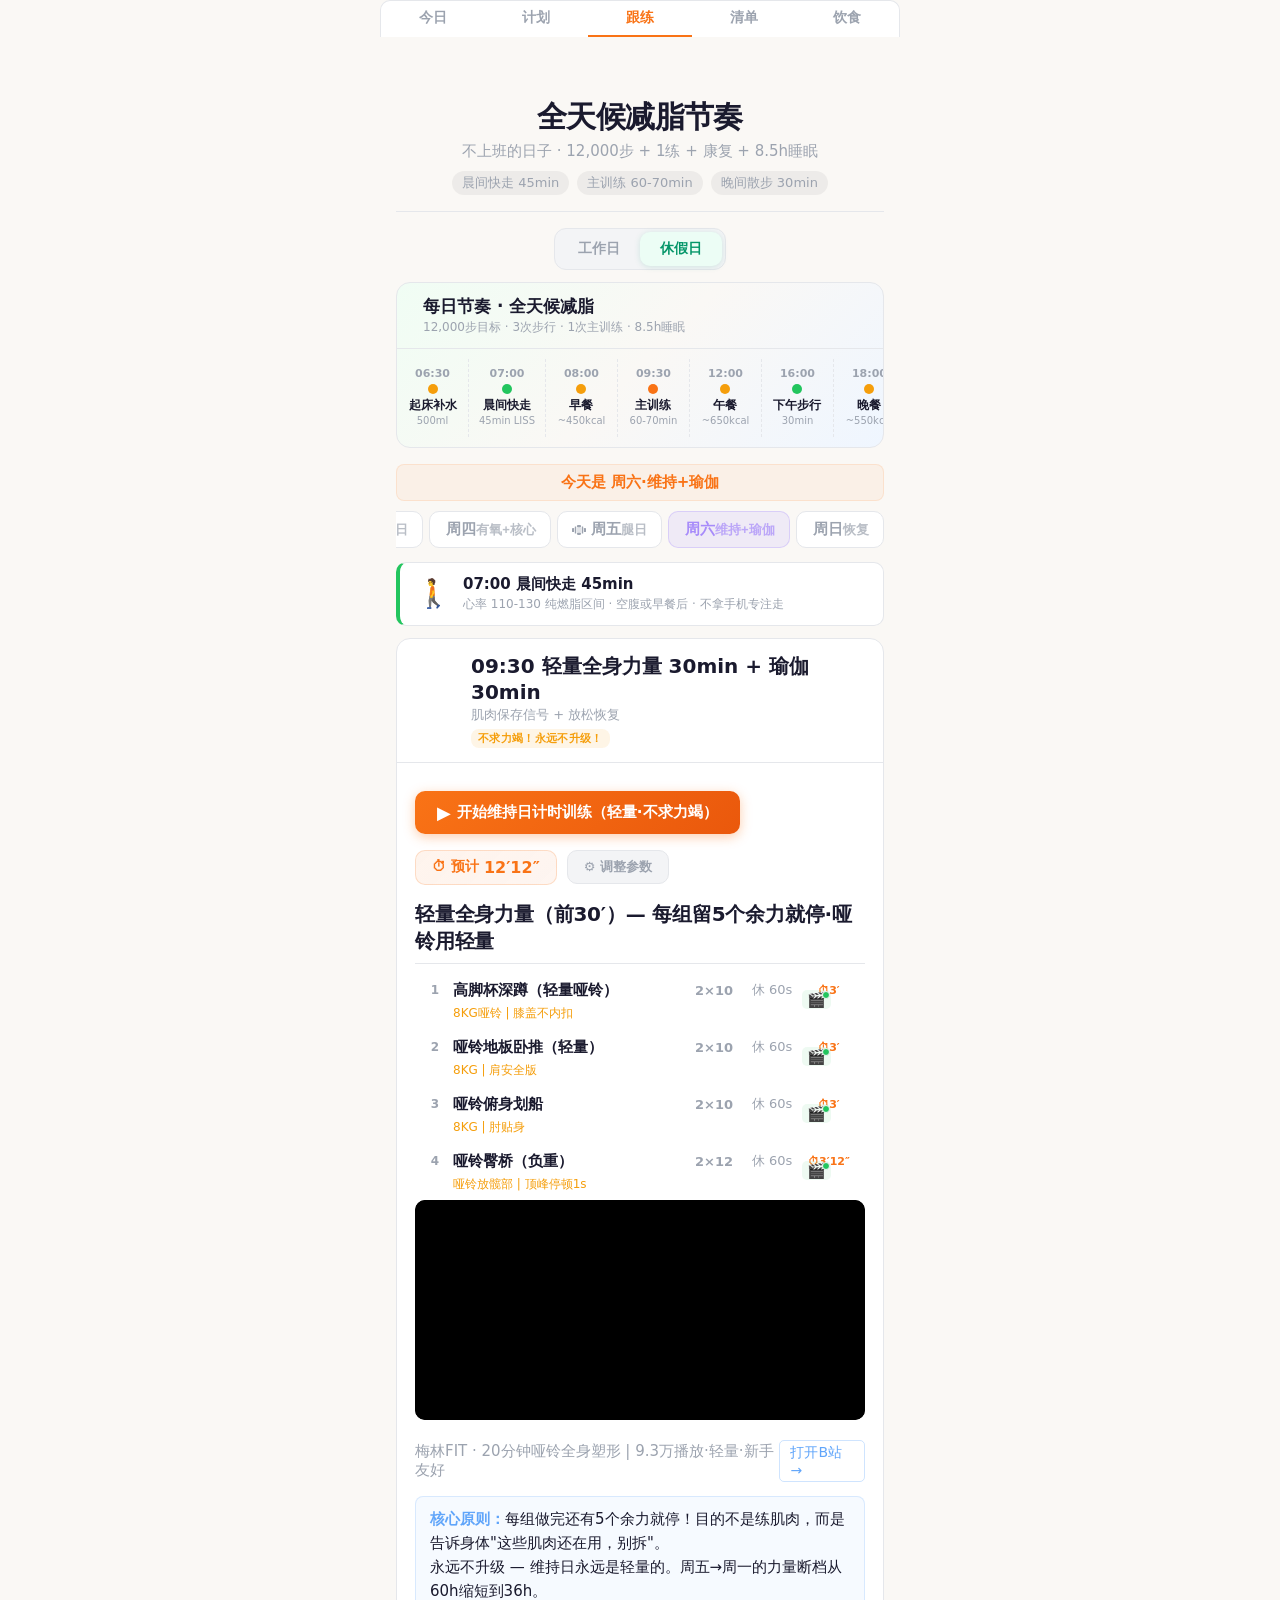
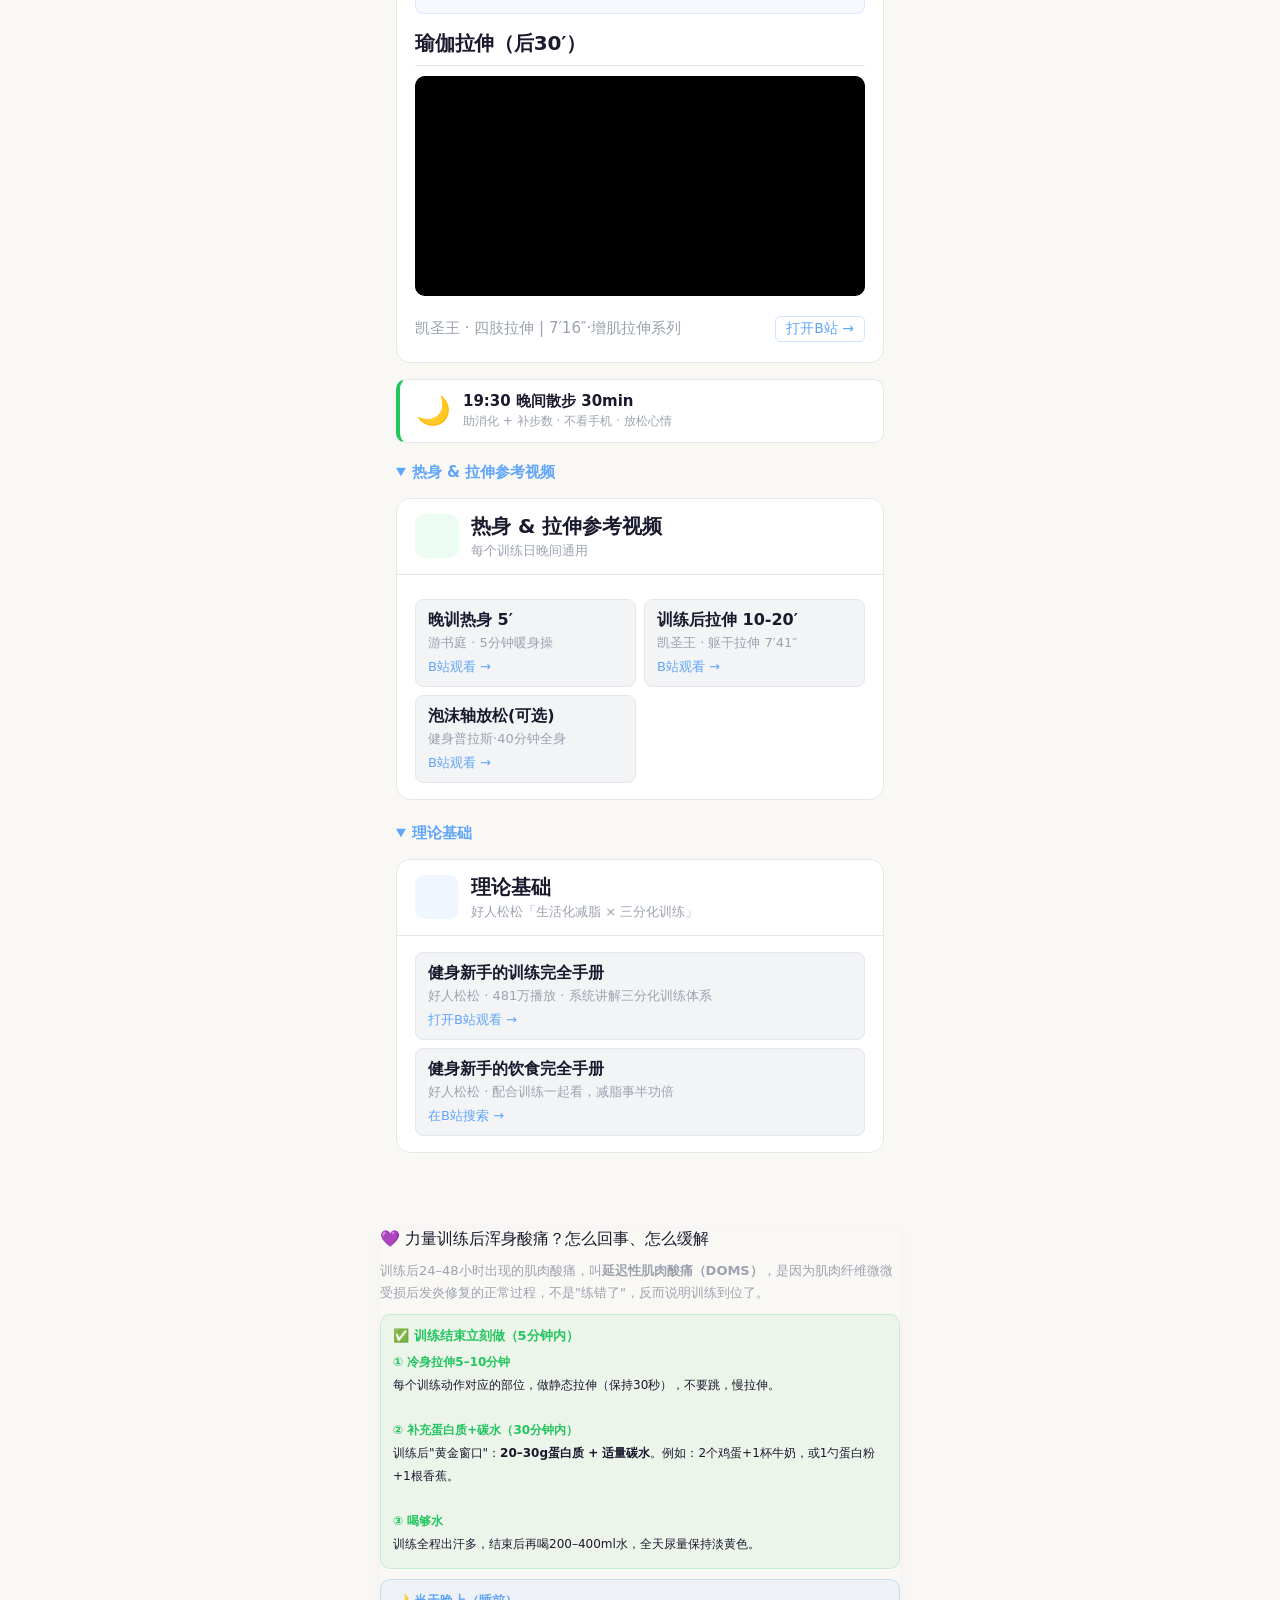
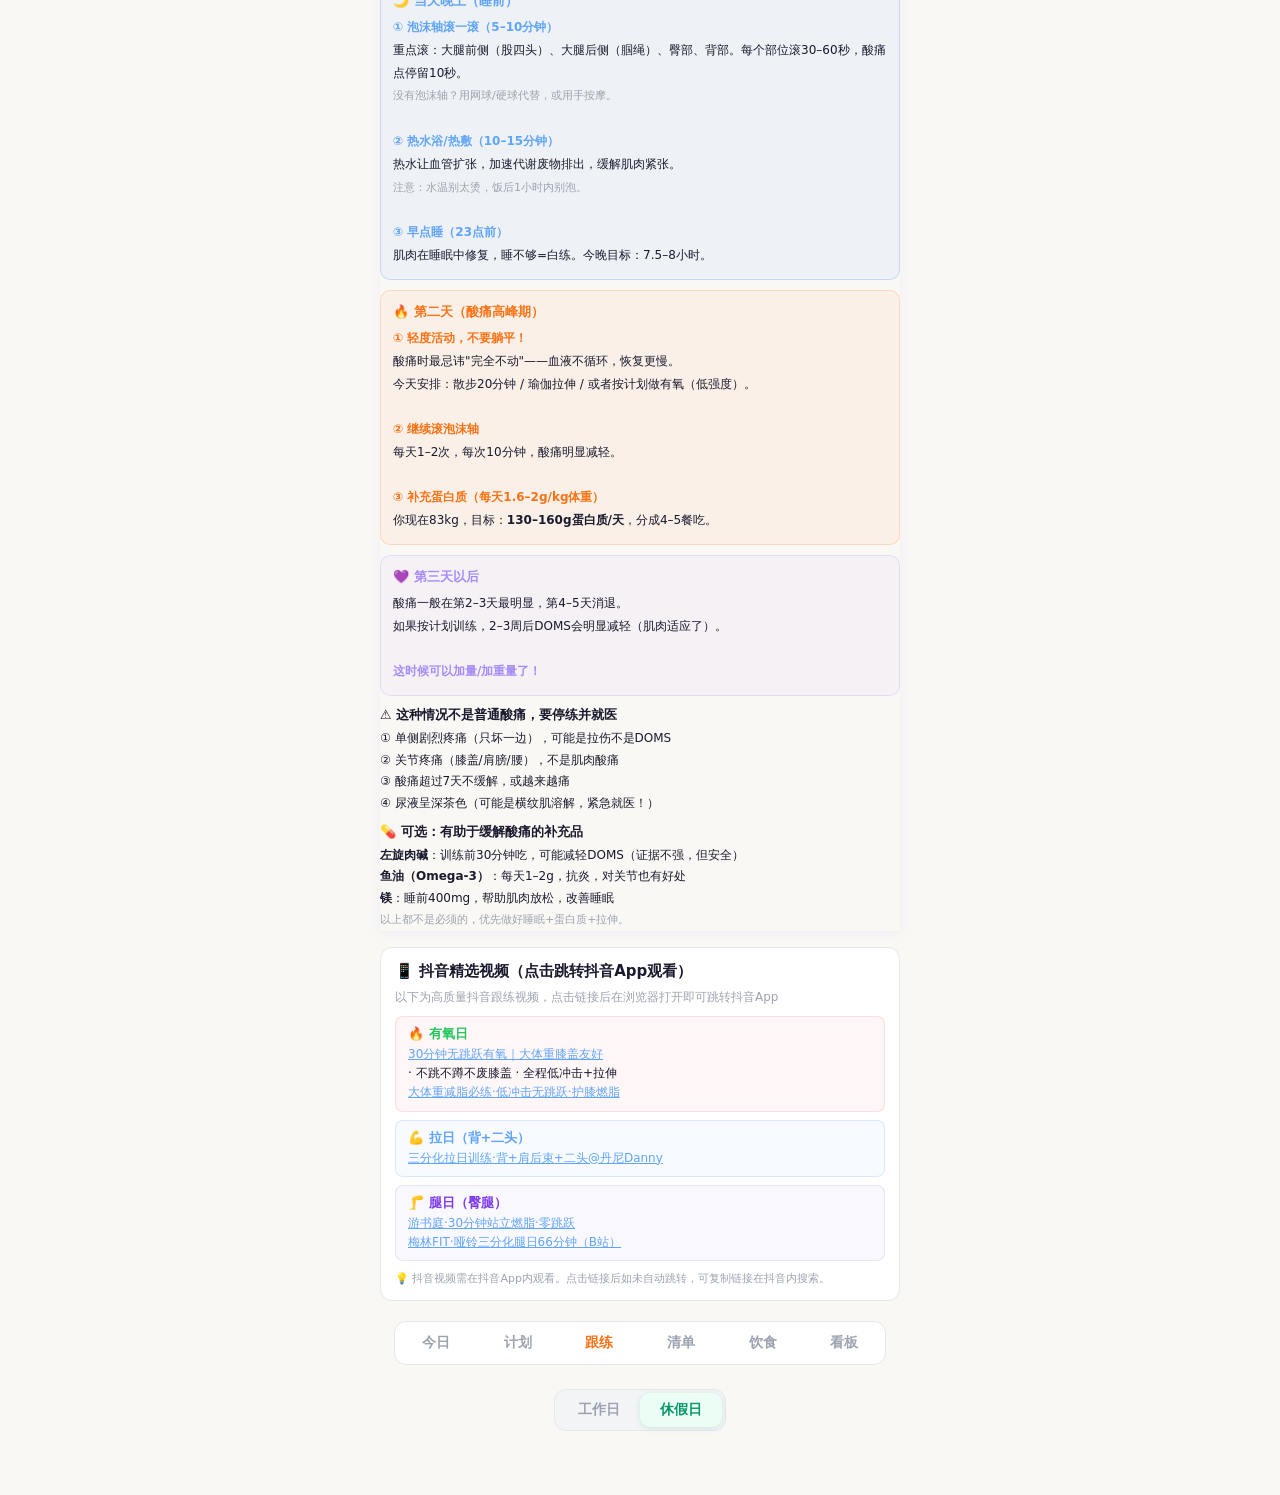
<file: 减脂训练日跟练_休假版.html>
<!DOCTYPE html>
<html lang="zh-CN">
<head>
<meta charset="UTF-8">
<meta name="viewport" content="width=device-width,initial-scale=1.0">
<meta name="theme-color" content="#faf8f5">
<link rel="manifest" href="/jf/manifest.json">
<title>全天候减脂节奏 · 休假版</title>
<style>
 :root {
 --bg: #faf8f5;
 --card: #ffffff;
 --surface: #f3f4f6;
 --text: #1a1a2e;
 --sub: #9ca3af;
 --border: #e5e7eb;

 --primary: #f97316;
 --pull: #3b82f6;
 --push: #f59e0b;
 --leg: #ef4444;
 --cardio: #22c55e;
 --recovery: #a78bfa;
 --morning: #fbbf24;
 --evening: #818cf8;
 --sleep: #6366f1;
 --warn: #f59e0b;
 --danger: #ef4444;
 --info: #60a5fa;
 --radius: 10px;
 --radius-sm: 8px;
 --font: system-ui, -apple-system, 'PingFang SC', 'Microsoft YaHei', sans-serif;
 }
 * { margin: 0; padding: 0; box-sizing: border-box; }
 body {
 font-family: var(--font);
 background: var(--bg); color: var(--text); min-height: 100vh;
 max-width: 520px; margin: 0 auto; padding-bottom: 40px;
 }
 .container { padding: 24px 16px 60px; }

 /* Header */
 .header { text-align: center; padding: 20px 0 16px; border-bottom: 1px solid var(--border); margin-bottom: 16px; }
 .header h1 { font-size: 30px; font-weight: 800; color: var(--text); margin-bottom: 4px; letter-spacing: -0.02em; }
 .header p { color: var(--sub); font-size: 15px; }
 .header .tags { display: flex; gap: 8px; justify-content: center; margin-top: 10px; flex-wrap: wrap; }
 .header .tags span { font-size: 13px; padding: 3px 10px; border-radius: 20px; background: rgba(0,0,0,0.05); color: var(--sub); }

 /* Mode Toggle */
 .mode-toggle-wrap { display: flex; justify-content: center; margin-bottom: 12px; }
 .mode-toggle { display: flex; background: var(--surface); border-radius: 12px; padding: 3px; border: 1px solid var(--border); }
 .mode-toggle a {
  padding: 8px 20px; border-radius: 10px; font-size: 14px; font-weight: 600;
  text-decoration: none; color: var(--sub); transition: all .2s;
 }
 .mode-toggle a.active { background: #fff; color: var(--text); box-shadow: 0 1px 4px rgba(0,0,0,.08); }
 .mode-toggle a.holiday { color: #059669; }
 .mode-toggle a.holiday.active { background: #ecfdf5; color: #059669; box-shadow: 0 1px 6px rgba(5,150,105,.15); }

 /* Daily Rhythm Card */
 .rhythm-card { background: linear-gradient(135deg,#f0fdf4 0%,#faf8f5 50%,#eff6ff 100%); border: 1px solid var(--border); border-radius: 14px; overflow: hidden; margin-bottom: 16px; }
 .rhythm-card .rhythm-header { padding: 12px 16px; border-bottom: 1px solid var(--border); display: flex; align-items: center; gap: 10px; }
 .rhythm-card .rhythm-header .rh-icon { font-size: 22px; }
 .rhythm-card .rhythm-header .rh-title { font-size: 17px; font-weight: 700; color: var(--text); }
 .rhythm-card .rhythm-header .rh-sub { font-size: 12px; color: var(--sub); margin-top: 1px; }
 .rhythm-timeline { display: flex; overflow-x: auto; gap: 0; padding: 10px 0; -webkit-overflow-scrolling: touch; scrollbar-width: none; }
 .rhythm-timeline::-webkit-scrollbar { display: none; }
 .rh-step { flex: 0 0 auto; text-align: center; padding: 8px 10px; border-right: 1px dashed var(--border); min-width: 72px; }
 .rh-step:last-child { border-right: none; }
 .rh-step .rh-time { font-size: 11px; font-weight: 700; color: var(--sub); margin-bottom: 4px; }
 .rh-step .rh-dot { width: 10px; height: 10px; border-radius: 50%; margin: 0 auto 4px; }
 .rh-step .rh-dot.walk { background: #22c55e; }
 .rh-step .rh-dot.train { background: #f97316; }
 .rh-step .rh-dot.rehab { background: #3b82f6; }
 .rh-step .rh-dot.eat { background: #f59e0b; }
 .rh-step .rh-dot.sleep { background: #8b5cf6; }
 .rh-step .rh-act { font-size: 12px; font-weight: 600; color: var(--text); line-height: 1.3; }
 .rh-step .rh-dur { font-size: 10px; color: var(--sub); margin-top: 1px; }

 /* Compact walk/rehab cards */
 .compact-card { background: var(--card); border: 1px solid var(--border); border-radius: 10px; padding: 12px 16px; margin-bottom: 12px; display: flex; align-items: center; gap: 12px; }
 .compact-card .cc-icon { font-size: 28px; flex-shrink: 0; }
 .compact-card .cc-info { flex: 1; }
 .compact-card .cc-info .cc-title { font-size: 15px; font-weight: 700; color: var(--text); }
 .compact-card .cc-info .cc-sub { font-size: 12px; color: var(--sub); margin-top: 2px; }
 .compact-card.walk-card { border-left: 4px solid #22c55e; }
 .compact-card.rehab-card { border-left: 4px solid #3b82f6; }
 .compact-card.sleep-card { border-left: 4px solid #8b5cf6; }

 /* Tab Bar */
 .tab-wrap { position: sticky; top: 0; z-index: 10; background: var(--bg); padding: 0 0 10px; }
 .tab-bar { display: flex; gap: 6px; overflow-x: auto; scroll-snap-type: x mandatory; -webkit-overflow-scrolling: touch; padding: 4px 0; scrollbar-width: none; }
 .tab-bar::-webkit-scrollbar { display: none; }
 .tab-btn {
 flex: 0 0 auto; scroll-snap-align: start;
 padding: 8px 14px; border-radius: 10px; font-size: 15px; font-weight: 600;
 background: var(--card); color: var(--sub); border: 1px solid var(--border);
 cursor: pointer; white-space: nowrap; transition: all .25s cubic-bezier(0.4, 0, 0.2, 1);
 -webkit-tap-highlight-color: transparent; user-select: none;
 }
 .tab-btn:hover { border-color: rgba(0,0,0,0.15); }
 .tab-btn.pull.active { background: rgba(59,130,246,0.15); color: var(--pull); border-color: rgba(59,130,246,0.3); }
 .tab-btn.push.active { background: rgba(245,158,11,0.15); color: var(--push); border-color: rgba(245,158,11,0.3); }
 .tab-btn.leg.active { background: rgba(239,68,68,0.15); color: var(--leg); border-color: rgba(239,68,68,0.3); }
 .tab-btn.cardio.active { background: rgba(34,197,94,0.12); color: var(--cardio); border-color: rgba(34,197,94,0.3); }
 .tab-btn.recovery.active { background: rgba(167,139,250,0.12); color: var(--recovery); border-color: rgba(167,139,250,0.3); }
 .tab-btn .tab-icon { font-size: 16px; margin-right: 2px; }
 .tab-btn .tab-label { font-size: 13px; color: inherit; opacity: 0.7; }

 .day-panel { display: none; animation: panelIn .35s cubic-bezier(0.4, 0, 0.2, 1); }
 .day-panel.active { display: block; }
 @keyframes panelIn { from { opacity: 0; transform: translateY(6px); } to { opacity: 1; transform: translateY(0); } }

 /* Day Section */
 .day-section {
 background: var(--card); border: 1px solid var(--border);
 border-radius: 14px; margin-bottom: 16px; overflow: hidden;
 }
 .day-header {
 padding: 14px 18px; display: flex; align-items: center; gap: 12px;
 border-bottom: 1px solid var(--border);
 }
 .day-badge {
 width: 44px; height: 44px; border-radius: 10px; display: flex;
 align-items: center; justify-content: center; font-size: 24px; flex-shrink: 0;
 }
 .day-badge.morning { background: rgba(251,191,36,0.12); }
 .day-badge.evening { background: rgba(129,140,248,0.12); }
 .day-badge.pull { background: rgba(59,130,246,0.15); }
 .day-badge.push { background: rgba(245,158,11,0.15); }
 .day-badge.leg { background: rgba(239,68,68,0.15); }
 .day-badge.rest { background: rgba(74,222,128,0.1); }
 .day-info { flex: 1; }
 .day-info .day-name { font-size: 20px; font-weight: 700; color: var(--text); }
 .day-info .day-sub { font-size: 13px; color: var(--sub); margin-top: 2px; font-weight: 400; }
 .day-info .day-tags { display: flex; gap: 5px; margin-top: 5px; flex-wrap: wrap; }
 .day-info .day-tags span {
 font-size: 11px; padding: 2px 7px; border-radius: 8px; font-weight: 600; letter-spacing: 0.03em;
 color: var(--info); background: rgba(96,165,250,0.1);
 }
 .day-tags span.warn { color: var(--warn); background: rgba(245,158,11,0.1); }
 .day-body { padding: 16px 18px; }

 /* Video */
 .video-box { background: #000; border-radius: 10px; overflow: hidden; margin-bottom: 12px; position: relative; }
 .video-box iframe { width: 100%; height: 220px; border: none; display: block; }
 .video-box .video-label { position: absolute; top: 8px; left: 8px; font-size: 13px; padding: 2px 8px; border-radius: 5px; background: rgba(0,0,0,0.7); color: var(--recovery); }
 .video-meta { display: flex; justify-content: space-between; align-items: center; padding: 8px 0 4px; }
 .video-meta .vm-title { font-size: 15px; color: var(--sub); }
 .video-meta .vm-link { font-size: 14px; color: var(--info); text-decoration: none; border: 1px solid rgba(96,165,250,0.3); padding: 3px 10px; border-radius: 5px; transition: all .2s; }
 .video-meta .vm-link:hover { background: rgba(96,165,250,0.1); }

 /* Moves Table */
 .moves-title { font-size: 20px; font-weight: 700; color: var(--text); margin: 16px 0 10px; padding-bottom: 8px; border-bottom: 1px solid var(--border); letter-spacing: -0.01em; }
 .moves-grid { display: grid; grid-template-columns: 1fr; gap: 2px; }
 .move-row {
 display: grid; grid-template-columns: 24px 1fr 58px 46px 56px;
 align-items: center; gap: 6px; padding: 7px 8px; border-radius: 6px; font-size: 15px; font-weight: 500;
 transition: background .15s; position: relative;
 }
 .move-row:hover { background: rgba(0,0,0,0.03); }
 .move-row .move-num { color: var(--sub); font-size: 12px; font-weight: 600; text-align: center; }
 .move-row .move-name { color: var(--text); font-weight: 600; }
 .move-row .move-sets { color: var(--sub); text-align: center; font-size: 13px; font-weight: 600; }
 .move-row .move-rest { color: var(--sub); text-align: center; font-size: 13px; }
.move-row .move-note { font-size: 12px; color: var(--warn); grid-column: 2/5; margin-top: -1px; font-weight: 400; }
.move-row .move-time { text-align: center; font-size: 11px; font-weight: 700; color: var(--primary); font-variant-numeric: tabular-nums; white-space: nowrap; grid-column: 5 !important; grid-row: 1 !important; }
 .move-row .move-time.adjusted { color: var(--info); }

 /* Caution & Rehab */
 .caution { background: rgba(245,158,11,0.06); border: 1px solid rgba(245,158,11,0.2); border-radius: 8px; padding: 10px 14px; margin: 10px 0; font-size: 15px; color: var(--warn); line-height: 1.6; font-weight: 500; }
 .caution strong { color: var(--warn); font-weight: 700; }
 .rehab { background: rgba(96,165,250,0.06); border: 1px solid rgba(96,165,250,0.2); border-radius: 8px; padding: 10px 14px; margin: 10px 0; font-size: 15px; line-height: 1.6; font-weight: 500; }
 .rehab strong { color: var(--info); font-weight: 700; }

 /* Mini card */
 .mini-card { background: var(--surface); border: 1px solid var(--border); border-radius: 8px; padding: 10px 12px; }
 .mini-card .mc-title { font-size: 16px; font-weight: 600; color: var(--text); margin-bottom: 3px; }
 .mini-card .mc-sub { font-size: 13px; color: var(--sub); font-weight: 400; }
 .mini-card .mc-link { display: inline-block; margin-top: 6px; font-size: 13px; color: var(--info); text-decoration: none; }
 .warmup-grid { display: grid; grid-template-columns: 1fr 1fr; gap: 8px; margin-top: 8px; }

 /* SVG diagram grids */
 .svg-grid { display: grid; grid-template-columns: 1fr 1fr; gap: 8px; margin-bottom: 10px; }

 /* Detail toggle */
 details { margin-bottom: 10px; }
 details summary { cursor: pointer; color: var(--info); font-size: 14px; padding: 3px 0; }

 /* Tip text */
 .tip { font-size: 13px; color: var(--sub); line-height: 1.5; }

 /* Top Nav */
 .top-nav { display: flex; gap: 0; margin-bottom: 16px; background: var(--card); border-radius: var(--radius) var(--radius) 0 0; border: 1px solid var(--border); border-bottom: none; overflow: hidden; position: sticky; top: 0; z-index: 11; }
 .top-nav a { flex: 1; text-align: center; padding: 8px 4px; font-size: 14px; font-weight: 600; color: var(--sub); text-decoration: none; transition: .2s; border-bottom: 2px solid transparent; }
 .top-nav a.active { color: var(--primary); font-weight: 700; border-bottom-color: var(--primary); }

 /* Day highlight */
 .day-summary-row { display: flex; gap: 8px; margin-bottom: 12px; }
 .day-summary-tag { flex: 1; text-align: center; padding: 8px 4px; border-radius: 8px; font-size: 13px; }
 .day-summary-tag.morning-tag { background: rgba(251,191,36,0.06); border: 1px solid rgba(251,191,36,0.15); }
 .day-summary-tag.evening-tag { background: rgba(129,140,248,0.06); border: 1px solid rgba(129,140,248,0.15); }
 .day-summary-tag .ds-icon { font-size: 17px; }
 .day-summary-tag .ds-label { color: var(--sub); font-size: 11px; font-weight: 600; letter-spacing: 0.04em; }
 .day-summary-tag .ds-value { color: var(--text); font-size: 18px; font-weight: 700; margin-top: 2px; }


 /* Lazy video placeholder */
 .vid-lazy {
 background: #000; border-radius: 10px; overflow: hidden; margin-bottom: 0;
 position: relative; width: 100%; height: 220px; cursor: pointer;
 display: flex; align-items: center; justify-content: center;
 }
 .vid-lazy:hover { opacity: 0.85; }
 .vid-play-btn {
 background: rgba(249,115,22,0.85); color: #fff; padding: 10px 24px;
 border-radius: 10px; font-size: 16px; font-weight: 700;
 transition: transform .15s;
 }
 .vid-lazy:hover .vid-play-btn { transform: scale(1.05); }
 .vid-lazy iframe { width: 100%; height: 100%; border: none; display: block; }

 @media (max-width: 640px) {
 .warmup-grid { grid-template-columns: 1fr; }
 .svg-grid { grid-template-columns: 1fr; }
 .day-header { flex-direction: column; text-align: center; }
 .day-body { padding: 12px 14px; }
 .header h1 { font-size: 36px; }
 .tab-btn { padding: 7px 11px; font-size: 14px; }
 }

/* Bottom Nav */
.bottom-nav {
 display: flex; gap: 0; background: var(--card); border: 1px solid var(--border);
 border-radius: 12px; margin: 20px 14px 24px; overflow: hidden;
}
.bottom-nav a {
 flex: 1; text-align: center; padding: 12px 2px; font-size: 14px; font-weight: 600;
 color: var(--sub); text-decoration: none; transition: .2s;
}
.bottom-nav a.active { color: var(--primary); }

/* ========== 训练计时弹窗系统 v4.0 ========== */
/* "开始训练" 按钮 */
.btn-start-training {
  display: inline-flex; align-items: center; gap: 6px;
  background: linear-gradient(135deg, #f97316, #ea580c);
  color: #fff; border: none; border-radius: 10px;
  padding: 11px 22px; font-size: 15px; font-weight: 700;
  cursor: pointer; margin: 12px 0 6px;
  box-shadow: 0 3px 12px rgba(249,115,22,.35);
  transition: all .2s; font-family: var(--font);
  -webkit-tap-highlight-color: transparent;
}
.btn-start-training:hover { transform: translateY(-1px); box-shadow: 0 5px 18px rgba(249,115,22,.45); }
.btn-start-training:active { transform: scale(.97); }
.btn-start-training .btn-icon { font-size: 18px; }

/* move-row 加可点击提示 */
.move-row { cursor: pointer; }
.move-row::after {
  content: '▶'; position: absolute; right: 8px; top: 10px; transform: none;
  color: var(--primary); font-size: 11px; opacity: 0; transition: opacity .15s;
}
.move-row:hover::after { opacity: .6; }

/* 全屏弹窗遮罩 */
.tm-overlay {
  position: fixed; inset: 0; z-index: 9999;
  background: #0a0a0f; display: none;
  flex-direction: column; font-family: var(--font);
  animation: tmIn .3s ease-out;
}
@keyframes tmIn { from{opacity:0}to{opacity:1} }
.tm-overlay.active { display: flex; }

/* 顶部信息栏 */
.tm-header {
  flex: 0 0 auto; display: flex; flex-direction: column; align-items: center;
  padding: 12px 100px 12px 18px; background: rgba(255,255,255,.04);
  border-bottom: 1px solid rgba(255,255,255,.08);
  position: relative;
}
.tm-btn-close { position: absolute; top: 12px; right: 14px; }
.tm-session-name { font-size: 13px; color: rgba(255,255,255,.5); font-weight: 500; }
.tm-total-duration { font-size: 13px; color: rgba(255,255,255,.55); font-weight: 600; margin-top: 3px; font-variant-numeric: tabular-nums; letter-spacing: .02em; }
.tm-timer-label { font-size: 11px; color: rgba(255,255,255,.35); font-weight: 600; margin-top: 2px; letter-spacing: .03em; }
.tm-timer-big { font-size: 38px; font-weight: 800; color: #fff;
  letter-spacing: -0.02em; font-variant-numeric: tabular-nums; line-height: 1.1;
}
.tm-timer-big.rest-mode { color: #22c55e; }
.tm-timer-big.warning { color: #f59e0b; animation: tmPulse .8s ease-in-out infinite; }
@keyframes tmPulse { 50%{opacity:.6} }

/* 中央视频区域 */
.tm-video-area {
  flex: 0 0 auto; width: auto; max-width: 60%; aspect-ratio: 3/4; max-height: 55vh;
  margin: 0 auto; background: #000; display: flex; align-items: center;
  justify-content: center; position: relative; overflow: hidden;
  border-radius: 12px;
  flex-direction: column;
}
.tm-video-placeholder {
  color: rgba(255,255,255,.25); font-size: 16px; font-weight: 600;
  display: flex; flex-direction: column; align-items: center; gap: 8px;
}
.tm-video-placeholder svg { width: 48px; height: 48px; opacity: .3; }
.tm-video-area video, .tm-video-area img { width: 100%; height: 100%; object-fit: contain; }
.tm-video-badge {
  position: absolute; top: 10px; left: 10px;
  background: rgba(0,0,0,.55); color: #f97316;
  padding: 4px 10px; border-radius: 6px; font-size: 11px; font-weight: 700;
}

/* 休息/热身倒计时大屏（共用） */
.tm-rest-screen {
  display: none; flex-direction: column; align-items: center; justify-content: center;
  flex: 1 1 auto; gap: 12px;
}
.tm-rest-screen.active { display: flex; }
.tm-rest-icon { font-size: 56px; opacity: .6; }
.tm-rest-label { font-size: 18px; font-weight: 600; color: rgba(255,255,255,.5); }
.tm-rest-countdown {
  font-size: 120px; font-weight: 800; line-height: 1;
  color: #f97316; font-variant-numeric: tabular-nums;
  text-shadow: 0 0 40px rgba(249,115,22,.3);
}
.tm-rest-countdown.warning { color: #ef4444; animation: tmPulse .8s ease-in-out infinite; }
.tm-rest-countdown.warmup { color: #f59e0b; text-shadow: 0 0 40px rgba(245,158,11,.35); }
.tm-rest-countdown.warmup.warning { color: #ef4444; animation: tmPulse .8s ease-in-out infinite; }
.tm-rest-hint { font-size: 14px; color: rgba(255,255,255,.35); }
.tm-warmup-stage { font-size: 14px; color: rgba(255,255,255,.4); margin-bottom: -6px; }

/* 动作标题区 */
.tm-exercise-info {
  flex: 0 0 auto; padding: 16px 20px 12px;
  text-align: center;
}
.tm-exercise-name { font-size: 22px; font-weight: 800; color: #fff; margin-bottom: 6px; line-height: 1.3; }
.tm-exercise-meta { font-size: 14px; color: rgba(255,255,255,.45); font-weight: 500; }
.tm-set-info { font-size: 13px; color: #f97316; font-weight: 700; margin-top: 4px; }

/* 分步指令 */
.tm-instructions-area {
  flex: 0 0 auto; max-height: 180px; overflow-y: auto;
  margin: 0 20px 12px; padding: 12px 14px;
  background: rgba(255,255,255,.06); border-radius: 10px;
  border-left: 3px solid #f97316;
  transition: opacity .25s;
}
.tm-instructions-area .tm-step {
  display: flex; align-items: flex-start; gap: 10px;
  padding: 5px 0; font-size: 13px; color: rgba(255,255,255,.78);
  line-height: 1.55; border-bottom: 1px solid rgba(255,255,255,.06);
}
.tm-instructions-area .tm-step:last-child { border-bottom: none; }
.tm-instructions-area .tm-step-num {
  flex-shrink: 0; width: 22px; height: 22px;
  background: #f97316; color: #fff; border-radius: 50%;
  display: flex; align-items: center; justify-content: center;
  font-size: 11px; font-weight: 700; margin-top: 1px;
}

/* 上次成绩锚点 */
.tm-last-result { font-size: 12px; color: rgba(255,255,255,.42); margin-top: 7px; font-weight: 500; }
.tm-last-result b { color: #fbbf24; font-weight: 700; }
.tm-last-result.none { color: rgba(255,255,255,.25); }

/* 训练中紧凑条 */
.tm-workout-strip { flex: 0 0 auto; display: flex; align-items: center; gap: 10px; padding: 2px 20px 0; }
.tm-progress-text { font-size: 12px; color: rgba(255,255,255,.5); font-weight: 700; flex: 0 0 auto; font-variant-numeric: tabular-nums; }
.tm-next-preview { font-size: 12px; color: rgba(255,255,255,.4); font-weight: 500; white-space: nowrap; overflow: hidden; text-overflow: ellipsis; }
.tm-next-preview b { color: #fff; }
.tm-strip-btns { flex: 0 0 auto; display: flex; gap: 8px; padding: 8px 20px 4px; }
.tm-toggle-btn {
  background: rgba(255,255,255,.06); border: 1px solid rgba(255,255,255,.12);
  color: rgba(255,255,255,.72); border-radius: 9px; padding: 8px 14px;
  font-size: 12px; font-weight: 600; cursor: pointer; font-family: var(--font);
  transition: all .15s; -webkit-tap-highlight-color: transparent;
}
.tm-toggle-btn:active { transform: scale(.95); }
.tm-exercises.collapsed { display: none; }

/* 进度条 */
.tm-progress-wrap {
  flex: 0 0 auto; padding: 0 20px; margin-bottom: 4px;
}
.tm-progress-bar {
  width: 100%; height: 4px; background: rgba(255,255,255,.08);
  border-radius: 2px; overflow: hidden;
}
.tm-progress-fill {
  height: 100%; background: linear-gradient(90deg,#f97316,#f59e0b);
  border-radius: 2px; transition: width .35s ease;
}
.rest-mode .tm-progress-fill { background: linear-gradient(90deg,#22c55e,#4ade80); }

/* 底部动作列表 */
.tm-exercises {
  flex: 1 1 auto; overflow-y: auto; padding: 8px 16px 12px;
  display: flex; gap: 8px; overflow-x: auto;
  -webkit-overflow-scrolling: touch; scroll-snap-type: x mandatory;
}
.tm-exercises::-webkit-scrollbar { display: none; }
.tm-ex-card {
  flex: 0 0 120px; scroll-snap-align: start;
  background: rgba(255,255,255,.05); border: 1px solid rgba(255,255,255,.08);
  border-radius: 10px; padding: 10px; text-align: center;
  transition: all .25s; cursor: pointer;
}
.tm-ex-card:hover { background: rgba(255,255,255,.1); border-color: rgba(255,255,255,.2); }
.tm-ex-card.current { border-color: #f97316; background: rgba(249,115,22,.1);
  box-shadow: 0 0 16px rgba(249,115,22,.15); }
.tm-ex-card.done { opacity: .35; }
.tm-ex-card .ex-num {
  width: 26px; height: 26px; border-radius: 50%;
  background: rgba(255,255,255,.08); color: rgba(255,255,255,.4);
  font-size: 13px; font-weight: 700; line-height: 26px; margin: 0 auto 6px;
}
.tm-ex-card.current .ex-num { background: #f97316; color: #fff; }
.tm-ex-card.done .ex-num { background: #22c55e; color: #fff; }
.tm-ex-card .ex-name { font-size: 11px; color: rgba(255,255,255,.7); line-height: 1.35; font-weight: 500; }
.tm-ex-card.current .ex-name { color: #fff; font-weight: 600; }
.tm-ex-card .ex-detail { font-size: 10px; color: rgba(255,255,255,.35); margin-top: 2px; }

/* 控制按钮栏 */
.tm-controls {
  flex: 0 0 auto; display: flex; gap: 10px; justify-content: center;
  padding: 12px 20px 20px; padding-bottom: max(20px, env(safe-area-inset-bottom));
  margin-top: auto;
}
.tm-btn {
  border: none; border-radius: 12px; padding: 14px 28px; font-size: 16px;
  font-weight: 700; cursor: pointer; font-family: var(--font);
  transition: all .15s; -webkit-tap-highlight-color: transparent;
}
.tm-btn:active { transform: scale(.95); }
.tm-btn-pause {
  background: rgba(255,255,255,.08); color: #fff; border: 1px solid rgba(255,255,255,.15);
}
.tm-btn-pause:hover { background: rgba(255,255,255,.14); }
.tm-btn-complete {
  background: linear-gradient(135deg,#22c55e,#16a34a); color: #fff;
  box-shadow: 0 3px 12px rgba(34,197,94,.3);
}
.tm-btn-complete:hover { box-shadow: 0 5px 18px rgba(34,197,94,.45); }
.tm-btn-skip { background: rgba(255,255,255,.06); color: rgba(255,255,255,.4);
  border: 1px solid rgba(255,255,255,.08); padding: 14px 18px; font-size: 13px; }
.tm-btn-close {
  position: absolute; top: 10px; right: 10px; z-index: 10;
  background: rgba(239,68,68,.15); border: 1px solid rgba(239,68,68,.3);
  color: #fca5a5; border-radius: 10px; padding: 8px 14px;
  font-size: 14px; font-weight: 600; cursor: pointer; display: flex;
  align-items: center; gap: 5px; transition: all .15s;
}
.tm-btn-close:hover { background: rgba(239,68,68,.3); color: #fff; border-color: rgba(239,68,68,.5); }

/* 完成庆祝界面 */
.tm-complete-screen { display: none; flex-direction: column; align-items: center; justify-content: center; flex: 1; text-align: center; padding: 40px 20px; }
.tm-complete-screen.active { display: flex; }
.tm-complete-icon { font-size: 64px; margin-bottom: 16px; }
.tm-complete-title { font-size: 28px; font-weight: 800; color: #fff; margin-bottom: 8px; }
.tm-complete-sub { font-size: 15px; color: rgba(255,255,255,.45); margin-bottom: 28px; }
.tm-complete-stats { display: grid; grid-template-columns: 1fr 1fr; gap: 12px; margin-bottom: 32px; width: 100%; max-width: 300px; }
.tm-stat-card { background: rgba(255,255,255,.05); border: 1px solid rgba(255,255,255,.08); border-radius: 12px; padding: 14px; }
.tm-stat-val { font-size: 26px; font-weight: 800; color: #f97316; }
.tm-stat-label { font-size: 12px; color: rgba(255,255,255,.4); margin-top: 2px; }

/* ===== 视频配置入口按钮 ===== */
.move-video-btn {
  position: absolute; right: 34px; top: 9px; transform: none;
  background: none; border: none; cursor: pointer; font-size: 15px;
  opacity: 0; transition: opacity .15s; z-index: 5; line-height: 1;
  padding: 2px 5px; border-radius: 5px;
  grid-row: 1; grid-column: auto;
}
.move-row:hover .move-video-btn { opacity: .7; }
.move-video-btn:hover { opacity: 1 !important; background: rgba(96,165,250,.12); }
.move-video-btn.has-video { opacity: 1 !important; background: rgba(34,197,94,.08); }
.move-video-btn.has-video::after {
  content: ''; position: absolute; top: 1px; right: 1px;
  width: 6px; height: 6px; background: #22c55e; border-radius: 50%;
  border: 1.5px solid var(--surface);
}

/* ===== 视频配置弹窗 ===== */
.vc-overlay {
  position: fixed; inset: 0; z-index: 10000;
  background: rgba(0,0,0,.55); display: none;
  align-items: center; justify-content: center;
  animation: tmIn .2s ease-out;
}
.vc-overlay.active { display: flex; }
.vc-modal {
  background: var(--surface); border: 1px solid var(--border);
  border-radius: 16px; width: 92%; max-width: 460px; max-height: 90vh;
  overflow-y: auto; box-shadow: 0 20px 60px rgba(0,0,0,.2);
}
.vc-modal-header {
  display: flex; align-items: center; justify-content: space-between;
  padding: 18px 20px 14px; border-bottom: 1px solid var(--border);
}
.vc-modal-title { font-size: 17px; font-weight: 700; color: var(--text); }
.vc-modal-close {
  background: none; border: none; font-size: 22px; cursor: pointer;
  color: var(--sub); line-height: 1; padding: 2px 6px; border-radius: 6px;
}
.vc-modal-close:hover { background: rgba(0,0,0,.06); color: var(--text); }
.vc-modal-body { padding: 18px 20px; }
.vc-label { font-size: 13px; font-weight: 600; color: var(--sub); margin-bottom: 8px; }
.vc-url-row { display: flex; gap: 8px; margin-bottom: 18px; }
.vc-url-input {
  flex: 1; padding: 10px 12px; border: 1px solid var(--border);
  border-radius: 8px; font-size: 14px; color: var(--text); background: var(--bg);
  outline: none; transition: border-color .15s;
}
.vc-url-input:focus { border-color: var(--primary); }
.vc-url-input::placeholder { color: var(--sub); opacity: .6; }
.vc-btn {
  padding: 10px 16px; border: none; border-radius: 8px; font-size: 14px;
  font-weight: 600; cursor: pointer; transition: all .15s;
}
.vc-btn-save { background: var(--primary); color: #fff; }
.vc-btn-save:hover { opacity: .85; }
.vc-btn-clear { background: rgba(239,68,68,.08); color: #ef4444; border: 1px solid rgba(239,68,68,.2); }
.vc-btn-clear:hover { background: rgba(239,68,68,.15); }
.vc-btn-cancel { background: rgba(0,0,0,.05); color: var(--sub); }

.vc-dropzone {
  border: 2px dashed var(--border); border-radius: 12px;
  padding: 28px 20px; text-align: center; transition: all .2s;
  cursor: pointer; margin-bottom: 14px;
}
.vc-dropzone:hover { border-color: var(--primary); background: rgba(214,167,106,.04); }
.vc-dropzone.drag-over { border-color: var(--primary); background: rgba(214,167,106,.1); }
.vc-dropzone-icon { font-size: 32px; margin-bottom: 8px; opacity: .5; }
.vc-dropzone-text { font-size: 14px; color: var(--sub); font-weight: 500; }
.vc-dropzone-hint { font-size: 12px; color: var(--sub); opacity: .7; margin-top: 4px; }

.vc-preview { margin-bottom: 14px; }
.vc-preview video { width: 100%; border-radius: 8px; max-height: 200px; background: #000; }
.vc-preview iframe { width: 100%; border-radius: 8px; height: 200px; border: none; }
.vc-current-info {
  display: flex; align-items: center; gap: 8px; padding: 10px 12px;
  background: rgba(34,197,94,.06); border: 1px solid rgba(34,197,94,.2);
  border-radius: 8px; margin-bottom: 14px; font-size: 13px; color: #16a34a;
}
.vc-current-info .vc-clear-link { margin-left: auto; color: #ef4444; cursor: pointer; text-decoration: underline; }
.vc-actions { display: flex; gap: 10px; justify-content: flex-end; }
.vc-divider {
  text-align: center; font-size: 12px; color: var(--sub);
  margin: 14px 0; position: relative; opacity: .6;
}
.vc-divider::before, .vc-divider::after {
  content: ''; position: absolute; top: 50%; width: 35%; height: 1px;
  background: var(--border);
}
.vc-divider::before { left: 0; }
.vc-divider::after { right: 0; }

/* ===== 预估时长行 + 调整按钮 ===== */
.tm-estimate-row { display: flex; align-items: center; gap: 10px; margin: 10px 0 6px; flex-wrap: wrap; }
.tm-total-estimate {
  display: inline-flex; align-items: center; gap: 5px;
  background: linear-gradient(135deg, rgba(249,115,22,.08), rgba(234,88,12,.06));
  border: 1px solid rgba(249,115,22,.2); color: var(--primary);
  font-size: 14px; font-weight: 700; padding: 7px 16px; border-radius: 10px;
  font-variant-numeric: tabular-nums;
}
.tm-total-estimate .tm-total-estimate-val { font-size: 16px; }
.btn-adjust {
  display: inline-flex; align-items: center; gap: 5px;
  background: var(--surface); border: 1px solid var(--border);
  color: var(--sub); font-size: 13px; font-weight: 600;
  padding: 7px 16px; border-radius: 10px; cursor: pointer;
  transition: all .15s; font-family: var(--font);
  -webkit-tap-highlight-color: transparent;
}
.btn-adjust:hover { border-color: var(--primary); color: var(--primary); background: rgba(249,115,22,.04); }
.btn-adjust:active { transform: scale(.95); }

/* ===== 调整参数弹窗 ===== */
.adj-overlay {
  position: fixed; inset: 0; z-index: 10001;
  background: rgba(0,0,0,.55); display: none;
  align-items: center; justify-content: center;
  animation: tmIn .2s ease-out;
}
.adj-overlay.active { display: flex; }
.adj-modal {
  background: var(--surface); border: 1px solid var(--border);
  border-radius: 16px; width: 94%; max-width: 480px; max-height: 88vh;
  overflow-y: auto; box-shadow: 0 20px 60px rgba(0,0,0,.2);
}
.adj-header {
  display: flex; align-items: center; justify-content: space-between;
  padding: 18px 20px 14px; border-bottom: 1px solid var(--border);
  position: sticky; top: 0; background: var(--surface); z-index: 2;
}
.adj-title { font-size: 17px; font-weight: 700; color: var(--text); }
.adj-close {
  background: none; border: none; font-size: 22px; cursor: pointer;
  color: var(--sub); line-height: 1; padding: 2px 6px; border-radius: 6px;
}
.adj-close:hover { background: rgba(0,0,0,.06); color: var(--text); }
.adj-body { padding: 14px 20px; }

.adj-formula {
  background: rgba(96,165,250,.06); border: 1px solid rgba(96,165,250,.15);
  border-radius: 10px; padding: 10px 14px; margin-bottom: 14px;
  font-size: 12px; color: #1e40af; line-height: 1.7;
}
.adj-formula b { color: #1e3a8a; }
.adj-formula .formula-line { display: block; }

.adj-ex-row {
  background: var(--card); border: 1px solid var(--border);
  border-radius: 10px; padding: 12px 14px; margin-bottom: 10px;
  transition: border-color .15s;
}
.adj-ex-row:hover { border-color: rgba(0,0,0,.15); }
.adj-ex-name { font-size: 14px; font-weight: 700; color: var(--text); margin-bottom: 8px; }
.adj-ex-inputs { display: flex; align-items: center; gap: 10px; flex-wrap: wrap; }
.adj-input-group { display: flex; align-items: center; gap: 4px; }
.adj-input-group label { font-size: 12px; color: var(--sub); font-weight: 600; white-space: nowrap; }
.adj-input-group input {
  width: 52px; padding: 6px 8px; border: 1px solid var(--border);
  border-radius: 6px; font-size: 14px; color: var(--text); background: var(--bg);
  outline: none; transition: border-color .15s; text-align: center; font-weight: 600;
  font-family: var(--font);
}
.adj-input-group input:focus { border-color: var(--primary); }
.adj-input-group input.wide { width: 72px; }
.adj-input-group .unit { font-size: 12px; color: var(--sub); }
.adj-ex-time {
  margin-left: auto; font-size: 13px; font-weight: 700; color: var(--primary);
  font-variant-numeric: tabular-nums; white-space: nowrap;
  background: rgba(249,115,22,.06); padding: 4px 10px; border-radius: 6px;
  border: 1px solid rgba(249,115,22,.15);
}
.adj-ex-time.adjusted { color: var(--info); background: rgba(96,165,250,.06); border-color: rgba(96,165,250,.15); }

.adj-footer {
  position: sticky; bottom: 0; background: var(--surface);
  border-top: 1px solid var(--border); padding: 14px 20px;
}
.adj-total-row {
  display: flex; align-items: center; justify-content: space-between;
  margin-bottom: 12px;
}
.adj-total-label { font-size: 14px; font-weight: 600; color: var(--sub); }
.adj-total-val {
  font-size: 22px; font-weight: 800; color: var(--primary);
  font-variant-numeric: tabular-nums;
}
.adj-actions { display: flex; gap: 10px; justify-content: flex-end; }
.adj-btn {
  padding: 10px 18px; border: none; border-radius: 8px; font-size: 14px;
  font-weight: 600; cursor: pointer; transition: all .15s; font-family: var(--font);
}
.adj-btn-reset { background: rgba(239,68,68,.08); color: #ef4444; border: 1px solid rgba(239,68,68,.2); }
.adj-btn-reset:hover { background: rgba(239,68,68,.15); }
.adj-btn-save { background: var(--primary); color: #fff; }
.adj-btn-save:hover { opacity: .85; }

/* 训练弹窗中的剩余预估时间 */
.tm-remaining-est {
  font-size: 12px; color: rgba(255,255,255,.35); font-weight: 500;
  margin-top: 2px; font-variant-numeric: tabular-nums;
}
</style>
<script src="data.js"></script>
<script src="exercise_db.js"></script>
</head>
<body>
<nav class="top-nav">
 <a href="今日计划.html">今日</a>
 <a href="减脂全面计划.html">计划</a>
 <a href="减脂训练日跟练_三分化.html" class="active">跟练</a>
 <a href="每日必做清单.html">清单</a>
 <a href="饮食参考.html">饮食</a>
</nav>
<div class="container">

<div class="header">
 <h1>全天候减脂节奏</h1>
 <p>不上班的日子 · 12,000步 + 1练 + 康复 + 8.5h睡眠</p>
 <div class="tags">
 <span>晨间快走 45min</span><span>主训练 60-70min</span><span>晚间散步 30min</span>
 </div>
</div>

<div class="mode-toggle-wrap">
 <div class="mode-toggle">
  <a href="减脂训练日跟练_三分化.html">工作日</a>
  <a href="减脂训练日跟练_休假版.html" class="active holiday">休假日</a>
 </div>
</div>

<div class="rhythm-card">
 <div class="rhythm-header">
  <span class="rh-icon"></span>
  <div>
   <div class="rh-title">每日节奏 · 全天候减脂</div>
   <div class="rh-sub">12,000步目标 · 3次步行 · 1次主训练 · 8.5h睡眠</div>
  </div>
 </div>
 <div class="rhythm-timeline">
  <div class="rh-step"><div class="rh-time">06:30</div><div class="rh-dot eat"></div><div class="rh-act">起床补水</div><div class="rh-dur">500ml</div></div>
  <div class="rh-step"><div class="rh-time">07:00</div><div class="rh-dot walk"></div><div class="rh-act">晨间快走</div><div class="rh-dur">45min LISS</div></div>
  <div class="rh-step"><div class="rh-time">08:00</div><div class="rh-dot eat"></div><div class="rh-act">早餐</div><div class="rh-dur">~450kcal</div></div>
  <div class="rh-step"><div class="rh-time">09:30</div><div class="rh-dot train"></div><div class="rh-act">主训练</div><div class="rh-dur">60-70min</div></div>
  <div class="rh-step"><div class="rh-time">12:00</div><div class="rh-dot eat"></div><div class="rh-act">午餐</div><div class="rh-dur">~650kcal</div></div>
  <div class="rh-step"><div class="rh-time">16:00</div><div class="rh-dot walk"></div><div class="rh-act">下午步行</div><div class="rh-dur">30min</div></div>
  <div class="rh-step"><div class="rh-time">18:00</div><div class="rh-dot eat"></div><div class="rh-act">晚餐</div><div class="rh-dur">~550kcal</div></div>
  <div class="rh-step"><div class="rh-time">19:30</div><div class="rh-dot walk"></div><div class="rh-act">晚间散步</div><div class="rh-dur">30min</div></div>
  <div class="rh-step"><div class="rh-time">21:00</div><div class="rh-dot sleep"></div><div class="rh-act">睡眠准备</div><div class="rh-dur">关屏侧卧</div></div>
  <div class="rh-step"><div class="rh-time">22:00</div><div class="rh-dot sleep"></div><div class="rh-act">睡眠</div><div class="rh-dur">8.5h</div></div>
 </div>
</div>

<!-- Today highlight -->
<div id="todayHighlight" style="text-align:center;padding:8px 10px;margin-bottom:6px;font-size: 15px;font-weight:700;color:var(--primary);background:rgba(249,115,22,0.06);border:1px solid rgba(249,115,22,0.12);border-radius:8px;"></div>

<!-- ====== WEEK TAB BAR ====== -->
<div class="tab-wrap">
<div class="tab-bar" id="tabBar">
 <button class="tab-btn pull" data-day="0"><svg width="14" height="10" viewBox="0 0 20 14" fill="none" style="vertical-align:middle;margin-right:1px"><rect x="0" y="4" width="3" height="6" rx="1" fill="currentColor"/><rect x="4" y="2" width="2" height="10" rx="0.5" fill="currentColor"/><rect x="7" y="0" width="6" height="3" rx="1.5" fill="currentColor"/><rect x="7" y="11" width="6" height="3" rx="1.5" fill="currentColor"/><rect x="7" y="3" width="6" height="8" rx="1" fill="currentColor" opacity="0.3"/><rect x="14" y="2" width="2" height="10" rx="0.5" fill="currentColor"/><rect x="17" y="4" width="3" height="6" rx="1" fill="currentColor"/></svg> 周一<span class="tab-label">拉日</span></button>
 <button class="tab-btn cardio" data-day="1"><span class="tab-icon"></span> 周二<span class="tab-label">有氧</span></button>
 <button class="tab-btn push" data-day="2"><svg width="14" height="10" viewBox="0 0 20 14" fill="none" style="vertical-align:middle;margin-right:1px"><rect x="0" y="4" width="3" height="6" rx="1" fill="currentColor"/><rect x="4" y="2" width="2" height="10" rx="0.5" fill="currentColor"/><rect x="7" y="0" width="6" height="3" rx="1.5" fill="currentColor"/><rect x="7" y="11" width="6" height="3" rx="1.5" fill="currentColor"/><rect x="7" y="3" width="6" height="8" rx="1" fill="currentColor" opacity="0.3"/><rect x="14" y="2" width="2" height="10" rx="0.5" fill="currentColor"/><rect x="17" y="4" width="3" height="6" rx="1" fill="currentColor"/></svg> 周三<span class="tab-label">推日</span></button>
 <button class="tab-btn cardio" data-day="3"><span class="tab-icon"></span> 周四<span class="tab-label">有氧+核心</span></button>
 <button class="tab-btn leg" data-day="4"><svg width="14" height="10" viewBox="0 0 20 14" fill="none" style="vertical-align:middle;margin-right:1px"><rect x="0" y="4" width="3" height="6" rx="1" fill="currentColor"/><rect x="4" y="2" width="2" height="10" rx="0.5" fill="currentColor"/><rect x="7" y="0" width="6" height="3" rx="1.5" fill="currentColor"/><rect x="7" y="11" width="6" height="3" rx="1.5" fill="currentColor"/><rect x="7" y="3" width="6" height="8" rx="1" fill="currentColor" opacity="0.3"/><rect x="14" y="2" width="2" height="10" rx="0.5" fill="currentColor"/><rect x="17" y="4" width="3" height="6" rx="1" fill="currentColor"/></svg> 周五<span class="tab-label">腿日</span></button>
 <button class="tab-btn recovery" data-day="5"><span class="tab-icon"></span> 周六<span class="tab-label">维持+瑜伽</span></button>
 <button class="tab-btn recovery" data-day="6"><span class="tab-icon"></span> 周日<span class="tab-label">恢复</span></button>
</div>
</div>

<!-- 周一 -->
<div class="day-panel" id="panel-0">

<div class="compact-card walk-card">
 <div class="cc-icon">🚶</div>
 <div class="cc-info">
  <div class="cc-title">07:00 晨间快走 45min</div>
  <div class="cc-sub">心率 110-130 纯燃脂区间 · 空腹或早餐后 · 不拿手机专注走</div>
 </div>
</div>

<div class="day-section">
 <div class="day-header">
 <div class="day-badge pull"></div>
 <div class="day-info">
 <div class="day-name">09:30 拉日力量训练 60-70min</div>
 <div class="day-sub">背部+三角肌后束+肱二头肌 | 哑铃8KG</div>
 <div class="day-tags"><span>哑铃训练</span><span>无肩部风险</span></div>
 </div>
 </div>
 <div class="day-body">
 <div class="video-box">
 <div class="video-label"> 🏋️ 哑铃跟练（推荐）</div>
 <div class="vid-lazy" data-bvid="BV1uZ42127Gz" onclick="loadVid(this)"><div class="vid-play-btn">▶ 点击加载视频</div></div>
 </div>
 <div class="video-meta">
 <span class="vm-title">梅林FIT · 二分化拉日 哑铃增肌 | 52′ 一对哑铃 背+二头</span>
 <a class="vm-link" href="https://www.bilibili.com/video/BV1uZ42127Gz" target="_blank">打开B站 →</a>
 </div>
<div style="background:rgba(59,130,246,0.06);border:1px solid rgba(59,130,246,0.2);border-radius:8px;padding:8px 12px;margin-bottom:8px;font-size:12px;color:#1e40af;">💡 <b>器材选择：</b>哑铃为主跟练（12.8万播放）。统一使用单只8KG哑铃，全程不换片，先跟视频找动作感觉再逐步加重。</div>
 <button class="btn-start-training" data-day="pull-evening"><span class="btn-icon">▶</span> 开始拉日计时训练</button>
 <div class="tm-estimate-row">
  <div class="tm-total-estimate">⏱ 预计 <span class="tm-total-estimate-val">计算中…</span></div>
  <button class="btn-adjust" data-session="pull-evening">⚙ 调整参数</button>
 </div>
<div class="moves-title">📋 动作清单（3组起步，组间休 90s）</div>
 <div class="moves-grid">
 <div class="move-row" data-exercise="哑铃单臂划船"><span class="move-num">1</span><span class="move-name">哑铃单臂划船</span><span class="move-sets">3×10–12</span><span class="move-rest">休 90s</span><span class="move-note" style="grid-column:2/5;">单手扶凳/膝，另一手持哑铃拉至腰侧，肘贴身体，肩胛主动收缩。<b>8KG</b></span></div>
 <div class="move-row" data-exercise="哑铃俯身划船"><span class="move-num">2</span><span class="move-name">哑铃俯身划船</span><span class="move-sets">3×10–12</span><span class="move-rest">休 90s</span><span class="move-note" style="grid-column:2/5;">屈髋俯身约45°，双手持哑铃沿大腿前侧上拉至腹部，肘贴身。<b>8KG</b></span></div>
 <div class="move-row" data-exercise="哑铃耸肩"><span class="move-num">3</span><span class="move-name">哑铃耸肩</span><span class="move-sets">3×12–15</span><span class="move-rest">休 90s</span><span class="move-note" style="grid-column:2/5;">双手持哑铃自然下垂，耸肩至最高点保持1秒，慢放。训练斜方肌。<b>8KG</b></span></div>
 <div class="move-row" data-exercise="哑铃弯举"><span class="move-num">4</span><span class="move-name">哑铃弯举</span><span class="move-sets">3×10–12</span><span class="move-rest">休 90s</span><span class="move-note" style="grid-column:2/5;">哑铃单手/双手交替弯举，肘贴身体不摆动，顶峰收缩2s。<b>8KG</b></span></div>
 </div>
 <div class="caution"><strong> 升级条件：</strong>连续 2 周完成全部组数 → 每动作加 1 组（4×）+ 哑铃重量递增（每次+2.5KG）</div>
 <p class="tip"> 哑铃跟练52分钟一对哑铃全程口令。统一8KG不换片，先跟视频找感觉再逐步加重。</p>
 </div>
</div>


<div class="compact-card walk-card">
 <div class="cc-icon">🌙</div>
 <div class="cc-info">
  <div class="cc-title">19:30 晚间散步 30min</div>
  <div class="cc-sub">助消化 + 补步数 · 不看手机 · 放松心情</div>
 </div>
</div>

</div>

<!-- 周二 -->
<div class="day-panel" id="panel-1">

<div class="compact-card walk-card">
 <div class="cc-icon">🚶</div>
 <div class="cc-info">
  <div class="cc-title">07:00 晨间快走 45min</div>
  <div class="cc-sub">心率 110-130 纯燃脂区间 · 空腹或早餐后 · 不拿手机专注走</div>
 </div>
</div>

<div class="day-section">
 <div class="day-header">
 <div class="day-badge"></div>
 <div class="day-info">
 <div class="day-name">09:30 有氧训练 40min + 拉伸 20min</div>
 <div class="day-sub">不追求力竭，动起来就行 | 低冲击无跳跃</div>
 </div>
 </div>
 <div class="day-body">
 <div class="video-box">
 <div class="video-label"> 有氧跟练</div>
 <div class="vid-lazy" data-bvid="BV1KH4y137xv" onclick="loadVid(this)"><div class="vid-play-btn">▶ 点击加载视频</div></div>
 </div>
 <div class="video-meta">
 <span class="vm-title">游书庭 · 30分钟无跳跃有氧HIIT | 277万播放·大体重友好·膝盖无压力</span>
 <a class="vm-link" href="https://www.bilibili.com/video/BV1KH4y137xv" target="_blank">打开B站 →</a>
 </div>
 <p class="tip"> 30分钟视频 + 10分钟自行拉伸 = 40分钟。全程低冲击无跳跃，晚上做完不影响睡眠。<br>备选：<a href="https://www.bilibili.com/video/BV1bz411b7HH" target="_blank" style="color:var(--info);">闫帅奇 健身前热身 | <a href="https://www.bilibili.com/video/BV1pr4y1t7BZ" style="color:var(--info);">备选推荐：刘畊宏 30′ 有氧 | 1459.8万</a></a></p>

 <details open><summary style="cursor:pointer;color:var(--info);font-size: 14px;">📋 没有视频时：原地低强度组合</summary>
 <div style="background:rgba(245,158,11,0.07);border:1px solid rgba(245,158,11,0.2);border-radius:6px;padding:8px 10px;margin-bottom:8px;font-size:12px;color:#92400e;">
  <b>⚠️ 关于跳绳：</b>81.5kg 体重，跳绳每次落地膝盖承受约 163–245kg 冲击力（国家体育总局建议 BMI≥25 暂缓跳绳）。<br>
  <b>等体重降至 75kg 以下再考虑跳绳。当前使用以下低冲击方案。</b>
 </div>
 <div style="display:grid;gap:5px;margin-top:6px;font-size: 13px;color:var(--sub);line-height:1.5;">
 <div style="background:rgba(96,165,250,0.05);border:1px solid rgba(96,165,250,0.2);border-radius:6px;padding:6px 8px;"><b style="color:#60a5fa;">① 原地踏步走</b> — 5′ 热身（膝盖零冲击）</div>
 <div style="background:rgba(96,165,250,0.05);border:1px solid rgba(96,165,250,0.2);border-radius:6px;padding:6px 8px;"><b style="color:#60a5fa;">② 哑铃直立划船</b> — 3′×2轮（8KG，双手持铃上拉至下巴，激活上背·三角肌）</div>
 <div style="background:rgba(96,165,250,0.05);border:1px solid rgba(96,165,250,0.2);border-radius:6px;padding:6px 8px;"><b style="color:#60a5fa;">③ 开合跳(无跳版·双脚滑步)</b> — 3′ × 2轮（不离地，减关节冲击）</div>
 <div style="background:rgba(96,165,250,0.05);border:1px solid rgba(96,165,250,0.2);border-radius:6px;padding:6px 8px;"><b style="color:#60a5fa;">④ 哑铃交替弯举行走</b> — 2′ × 2轮（双手各持8KG，原地踏步同时交替弯举，心率+肌肉刺激）</div>
 <div style="background:rgba(96,165,250,0.05);border:1px solid rgba(96,165,250,0.2);border-radius:6px;padding:6px 8px;"><b style="color:#60a5fa;">⑤ 高抬腿(低幅版)</b> — 3′ × 2轮（膝盖抬到腰高即可）</div>
 <div style="background:rgba(96,165,250,0.05);border:1px solid rgba(96,165,250,0.2);border-radius:6px;padding:6px 8px;"><b style="color:#60a5fa;">⑥ 原地踏步缓和</b> — 3′</div>
 </div>
 <p class="tip" style="margin-top:4px;">总时长 ~35′，心率控制在"能说话但唱不了歌"（RPE 4-5/10）。跳绳留到体重 75kg 以下再加入。</p></details>

 <div class="video-box">
 <div class="video-label"> 拉伸</div>
 <div class="vid-lazy" data-bvid="BV1Eu41187oU" onclick="loadVid(this)"><div class="vid-play-btn">▶ 点击加载视频</div></div>
 </div>
 <div class="video-meta">
 <span class="vm-title">凯圣王 · 躯干拉伸 | 7′41″·增肌拉伸系列</span>
 <a class="vm-link" href="https://www.bilibili.com/video/BV1Eu41187oU" target="_blank">打开B站 →</a>
 </div>
 </div>
 </div>


<div class="compact-card walk-card">
 <div class="cc-icon">🌙</div>
 <div class="cc-info">
  <div class="cc-title">19:30 晚间散步 30min</div>
  <div class="cc-sub">助消化 + 补步数 · 不看手机 · 放松心情</div>
 </div>
</div>

</div>

<!-- 周三 -->
<div class="day-panel" id="panel-2">

<div class="compact-card walk-card">
 <div class="cc-icon">🚶</div>
 <div class="cc-info">
  <div class="cc-title">07:00 晨间快走 45min</div>
  <div class="cc-sub">心率 110-130 纯燃脂区间 · 空腹或早餐后 · 不拿手机专注走</div>
 </div>
</div>

<div class="day-section">
 <div class="day-header">
 <div class="day-badge push"></div>
 <div class="day-info">
 <div class="day-name">09:30 推日力量训练 60-70min</div>
 <div class="day-sub">胸+三角肌前中束+肱三头肌 | 哑铃8KG</div>
 <div class="day-tags"><span class="warn">禁用推举/宽距俯卧撑/飞鸟</span><span>哑铃训练</span></div>
 </div>
 </div>
 <div class="day-body">
 <div class="video-box">
 <div class="video-label"> 🏋️ 哑铃跟练（推荐）</div>
 <div class="vid-lazy" data-bvid="BV1qF4m1M7rL" onclick="loadVid(this)"><div class="vid-play-btn">▶ 点击加载视频</div></div>
 </div>
 <div class="video-meta">
 <span class="vm-title">梅林FIT · 二分化推日 哑铃增肌 | 51′45″ 一对哑铃 胸+三头</span>
 <a class="vm-link" href="https://www.bilibili.com/video/BV1qF4m1M7rL" target="_blank">打开B站 →</a>
 </div>
<div style="background:rgba(139,92,246,0.05);border:1px solid rgba(139,92,246,0.18);border-radius:8px;padding:9px 12px;margin:10px 0;">
 <div style="font-size:13px;font-weight:700;color:#7c3aed;margin-bottom:3px;">🏋️ 哑铃推日训练</div>
 <p style="font-size:12px;color:#6b21a8;line-height:1.5;margin:0;">统一8KG，全程不换片。</p>
 </div>

 <button class="btn-start-training" data-day="push-evening"><span class="btn-icon">▶</span> 开始推日计时训练</button>
 <div class="tm-estimate-row">
  <div class="tm-total-estimate">⏱ 预计 <span class="tm-total-estimate-val">计算中…</span></div>
  <button class="btn-adjust" data-session="push-evening">⚙ 调整参数</button>
 </div>
<div class="moves-title">📋 动作清单（3组起步，组间休 90s）</div>
 <div class="moves-grid">
 <div class="move-row" data-exercise="哑铃卧推"><span class="move-num">1</span><span class="move-name">哑铃地板卧推</span><span class="move-sets">3×10–12</span><span class="move-rest">休 90s</span><span class="move-note" style="grid-column:2/5;">仰卧地板（非凳），肘45°贴身，行程短·肩关节压力小。<b>8KG</b></span></div>
 <div class="move-row" data-exercise="哑铃前平举"><span class="move-num">2</span><span class="move-name">哑铃前平举</span><span class="move-sets">3×12–15</span><span class="move-rest">休 90s</span><span class="move-note" style="grid-column:2/5;">双手持哑铃，手臂前举至肩高，慢放2秒控速。<b>8KG</b></span></div>
 <div class="move-row" data-exercise="哑铃仰卧臂屈伸"><span class="move-num">3</span><span class="move-name">哑铃仰卧臂屈伸</span><span class="move-sets">3×10–12</span><span class="move-rest">休 90s</span><span class="move-note" style="grid-column:2/5;">仰卧地板，哑铃在额头正上方做三头伸展，肘尖朝天，只有前臂动。<b>8KG</b></span></div>
 </div>
 <div class="caution"><strong> 升级条件：</strong>连续 2 周完成 → 哑铃卧推加重（+2.5KG/次）+ 标准俯卧撑 3×力竭</div>
 </div>
 </div>


<div class="compact-card walk-card">
 <div class="cc-icon">🌙</div>
 <div class="cc-info">
  <div class="cc-title">19:30 晚间散步 30min</div>
  <div class="cc-sub">助消化 + 补步数 · 不看手机 · 放松心情</div>
 </div>
</div>

</div>

<!-- 周四 -->
<div class="day-panel" id="panel-3">

<div class="compact-card walk-card">
 <div class="cc-icon">🚶</div>
 <div class="cc-info">
  <div class="cc-title">07:00 晨间快走 45min</div>
  <div class="cc-sub">心率 110-130 纯燃脂区间 · 空腹或早餐后 · 不拿手机专注走</div>
 </div>
</div>

<div class="day-section">
 <div class="day-header">
 <div class="day-badge"></div>
 <div class="day-info">
 <div class="day-name">09:30 核心 20min + 有氧 20min + 拉伸 20min</div>
 <div class="day-sub">核心唤醒 + 低强度燃脂 + 放松</div>
 </div>
 </div>
 <div class="day-body">
 <div class="moves-title"> 前20′：核心训练</div>
 <div class="video-box">
 <div class="video-label">跟练</div>
 <div class="vid-lazy" data-bvid="BV182eRzuEMD" onclick="loadVid(this)"><div class="vid-play-btn">▶ 点击加载视频</div></div>
 </div>
 <div class="video-meta">
 <span class="vm-title">游书庭 · 20分钟瘦腰腹核心 | 全程站立·无跳跃</span>
 <a class="vm-link" href="https://www.bilibili.com/video/BV182eRzuEMD" target="_blank">打开B站 →</a>
 </div>

 <div class="moves-title"> 中20′：低强度有氧</div>
 <p class="tip"> 核心训练做完直接接有氧。用周二同款视频取前20分钟。</p>
 <div style="display:grid;grid-template-columns:1fr 1fr;gap:6px;margin-bottom:8px;">
 <div class="mini-card"><div class="mc-title"> 视频备选1</div><div class="mc-sub">游书庭 · 30分钟站立式全身燃脂</div><a class="mc-link" href="https://www.bilibili.com/video/BV182eRzuEKL" target="_blank">打开B站 →</a></div>
 <div class="mini-card"><div class="mc-title"> 视频备选2</div><div class="mc-sub">游书庭 · 30分钟无跳跃HIIT</div><a class="mc-link" href="https://www.bilibili.com/video/BV1KH4y137xv" target="_blank">打开B站 →</a></div>
 </div>

 <div class="moves-title"> 后20′：拉伸</div>
 <div class="mini-card"><div class="mc-title">凯圣王 · 躯干+四肢拉伸组合</div><div class="mc-sub">增肌拉伸系列</div><a class="mc-link" href="https://www.bilibili.com/video/BV1Eu41187oU" target="_blank">打开B站 →</a></div>
 </div>
 </div>


<div class="compact-card walk-card">
 <div class="cc-icon">🌙</div>
 <div class="cc-info">
  <div class="cc-title">19:30 晚间散步 30min</div>
  <div class="cc-sub">助消化 + 补步数 · 不看手机 · 放松心情</div>
 </div>
</div>

</div>

<!-- 周五 -->
<div class="day-panel" id="panel-4">

<div class="compact-card walk-card">
 <div class="cc-icon">🚶</div>
 <div class="cc-info">
  <div class="cc-title">07:00 晨间快走 45min</div>
  <div class="cc-sub">心率 110-130 纯燃脂区间 · 空腹或早餐后 · 不拿手机专注走</div>
 </div>
</div>

<div class="day-section">
 <div class="day-header">
 <div class="day-badge leg"></div>
 <div class="day-info">
 <div class="day-name">09:30 腿日力量训练 60-70min</div>
 <div class="day-sub">臀腿+核心稳定 | 哑铃</div>
 <div class="day-tags"><span>哑铃</span><span>无肩部压力</span><span class="warn">做完别开车</span></div>
 </div>
 </div>
 <div class="day-body">
 <div class="video-box">
 <div class="video-label"> 🏋️ 哑铃跟练（推荐）</div>
 <div class="vid-lazy" data-bvid="BV1RW42197ez" onclick="loadVid(this)"><div class="vid-play-btn">▶ 点击加载视频</div></div>
 </div>
 <div class="video-meta">
 <span class="vm-title">梅林FIT · 三分化 哑铃增肌 肩+臀腿 | 66′30″ 一步到位</span>
 <a class="vm-link" href="https://www.bilibili.com/video/BV1RW42197ez" target="_blank">打开B站 →</a>
 </div>

<div style="background:rgba(220,38,38,0.06);border:1px solid rgba(220,38,38,0.2);border-radius:8px;padding:8px 12px;margin-bottom:8px;font-size:12px;color:#991b1b;">💡 <b>腿日 = 最大受益日！</b>哑铃负重深蹲→最大化睾酮分泌→全身增肌减脂。统一8KG起步。</div>
 <button class="btn-start-training" data-day="leg-evening"><span class="btn-icon">▶</span> 开始腿日计时训练（最大受益日！）</button>
 <div class="tm-estimate-row">
  <div class="tm-total-estimate">⏱ 预计 <span class="tm-total-estimate-val">计算中…</span></div>
  <button class="btn-adjust" data-session="leg-evening">⚙ 调整参数</button>
 </div>
<div class="moves-title"> 动作清单 — 哑铃腿日（核心训练日·做完别开车）</div>
 <div class="moves-grid">
 <div class="move-row" data-exercise="高脚杯深蹲"><span class="move-num">1</span><span class="move-name">高脚杯深蹲 <small style="color:#2563eb;font-size:11px;">🆕哑铃</small></span><span class="move-sets">3×10–12</span><span class="move-rest">休 90s</span><span class="move-note" style="grid-column:2/5;">双手托哑铃于胸前，核心收紧，下蹲至大腿平行地面。<b>8KG起步</b></span></div>
 <div class="move-row" data-exercise="罗马尼亚硬拉"><span class="move-num">2</span><span class="move-name">哑铃罗马尼亚硬拉 <small style="color:#2563eb;font-size:11px;">🆕</small></span><span class="move-sets">3×10–12</span><span class="move-rest">休 90s</span><span class="move-note" style="grid-column:2/5;">双手持哑铃，微屈膝，臀部后推，哑铃沿大腿前侧下滑至小腿中段。<b>8KG（双手各8KG）</b></span></div>
 <div class="move-row" data-exercise="哑铃弓步蹲"><span class="move-num">3</span><span class="move-name">哑铃弓步蹲 <small style="color:#2563eb;font-size:11px;">🆕</small></span><span class="move-sets">3×10/侧</span><span class="move-rest">休 90s</span><span class="move-note" style="grid-column:2/5;">双手持哑铃于体侧，前后弓步，后膝接近地面。<b>8KG/手</b></span></div>
 <div class="move-row" data-exercise="保加利亚分腿蹲"><span class="move-num">4</span><span class="move-name">保加利亚分腿蹲 <small style="color:#2563eb;font-size:11px;">🆕哑铃</small></span><span class="move-sets">3×10/侧</span><span class="move-rest">休 90s</span><span class="move-note" style="grid-column:2/5;">后脚搭凳，前脚向前一步，持哑铃于体侧下蹲至后膝近地。<b>8KG/手</b></span></div>
 <div class="move-row" data-exercise="臀桥"><span class="move-num">5</span><span class="move-name">臀桥（双腿）</span><span class="move-sets">3×15</span><span class="move-rest">休 90s</span><span class="move-note" style="grid-column:2/5;">躺下屈膝，核心收紧，臀部向上推，顶峰停顿 1s。<b>进阶：哑铃放髋部负重</b></span></div>
 <div class="move-row" data-exercise="卷腹"><span class="move-num">6</span><span class="move-name">卷腹</span><span class="move-sets">3×15</span><span class="move-rest">休 60s</span><span class="move-note" style="grid-column:2/5;">下巴到胸口一拳距离，用腹肌发力不要拉脖子</span></div>
 </div>
 <div class="caution"><strong> 升级条件：</strong>连续 2 周完成 → 哑铃加重（+2KG/次）+ 哑铃RDL加重 + 保加利亚分腿蹲加哑铃负重</div>
 <p class="tip"> 哑铃跟练66分钟全程口令。包含肩+臀腿完整训练，先跟视频学动作规范，再按上方清单用哑铃加重。</p>

<div style="background:rgba(234,88,12,0.06);border:1px solid rgba(234,88,12,0.25);border-radius:10px;padding:12px 14px;margin-top:10px;">
 <div style="font-size:14px;font-weight:700;color:#ea580c;margin-bottom:4px;">🔥 核心训练后直接接有氧（周二同款 · 取前20分钟）</div>
 <p style="font-size:12px;color:#9a3412;margin:0 0 10px;">卷腹做完休息1分钟后，立刻打开下方视频跟练前20分钟。力量+有氧连做，燃脂效率翻倍。</p>
 <div class="video-box">
  <div class="video-label"> 有氧衔接</div>
  <div class="vid-lazy" data-bvid="BV1KH4y137xv" onclick="loadVid(this)"><div class="vid-play-btn">▶ 点击加载视频</div></div>
 </div>
 <div class="video-meta">
  <span class="vm-title">游书庭 · 30分钟无跳跃HIIT | 277万播放 | ⚡取前20分钟</span>
  <a class="vm-link" href="https://www.bilibili.com/video/BV1KH4y137xv" target="_blank">打开B站 →</a>
 </div>
 <p style="font-size:11px;color:#9a3412;margin:8px 0 0;">💡 无跳跃·膝盖友好·大体重可用。做到20分钟就停，不勉强做完。</p>
</div>

 </div>
 </div>


<div class="compact-card walk-card">
 <div class="cc-icon">🌙</div>
 <div class="cc-info">
  <div class="cc-title">19:30 晚间散步 30min</div>
  <div class="cc-sub">助消化 + 补步数 · 不看手机 · 放松心情</div>
 </div>
</div>

</div>

<!-- 周六 -->
<div class="day-panel" id="panel-5">

<div class="compact-card walk-card">
 <div class="cc-icon">🚶</div>
 <div class="cc-info">
  <div class="cc-title">07:00 晨间快走 45min</div>
  <div class="cc-sub">心率 110-130 纯燃脂区间 · 空腹或早餐后 · 不拿手机专注走</div>
 </div>
</div>

<div class="day-section">
 <div class="day-header">
 <div class="day-badge"></div>
 <div class="day-info">
 <div class="day-name">09:30 轻量全身力量 30min + 瑜伽 30min</div>
 <div class="day-sub">肌肉保存信号 + 放松恢复</div>
 <div class="day-tags"><span class="warn"> 不求力竭！永远不升级！</span></div>
 </div>
 </div>
 <div class="day-body">
 <button class="btn-start-training" data-day="sat-evening"><span class="btn-icon">▶</span> 开始维持日计时训练（轻量·不求力竭）</button>
 <div class="tm-estimate-row">
  <div class="tm-total-estimate">⏱ 预计 <span class="tm-total-estimate-val">计算中…</span></div>
  <button class="btn-adjust" data-session="sat-evening">⚙ 调整参数</button>
 </div>
<div class="moves-title"> 轻量全身力量（前30′）— 每组留5个余力就停·哑铃用轻量</div>
 <div class="moves-grid">
 <div class="move-row" data-exercise="高脚杯深蹲"><span class="move-num">1</span><span class="move-name">高脚杯深蹲（轻量哑铃）</span><span class="move-sets">2×10</span><span class="move-rest">休 60s</span><span class="move-note" style="grid-column:2/5;">8KG哑铃 | 膝盖不内扣</span></div>
 <div class="move-row" data-exercise="哑铃卧推"><span class="move-num">2</span><span class="move-name">哑铃地板卧推（轻量）</span><span class="move-sets">2×10</span><span class="move-rest">休 60s</span><span class="move-note" style="grid-column:2/5;">8KG | 肩安全版</span></div>
 <div class="move-row" data-exercise="哑铃俯身划船"><span class="move-num">3</span><span class="move-name">哑铃俯身划船</span><span class="move-sets">2×10</span><span class="move-rest">休 60s</span><span class="move-note" style="grid-column:2/5;">8KG | 肘贴身</span></div>
 <div class="move-row" data-exercise="臀桥"><span class="move-num">4</span><span class="move-name">哑铃臀桥（负重）</span><span class="move-sets">2×12</span><span class="move-rest">休 60s</span><span class="move-note" style="grid-column:2/5;">哑铃放髋部 | 顶峰停顿1s</span></div>
 </div>

 <div class="video-box">
 <div class="video-label"> 🏋️ 轻量哑铃跟练（跟视频做即可）</div>
 <div class="vid-lazy" data-bvid="BV11cmmYeED4" onclick="loadVid(this)"><div class="vid-play-btn">▶ 点击加载视频</div></div>
 </div>
 <div class="video-meta">
 <span class="vm-title">梅林FIT · 20分钟哑铃全身塑形 | 9.3万播放·轻量·新手友好</span>
 <a class="vm-link" href="https://www.bilibili.com/video/BV11cmmYeED4" target="_blank">打开B站 →</a>
 </div>

 <div class="rehab">
 <strong> 核心原则：</strong>每组做完还有5个余力就停！目的不是练肌肉，而是告诉身体"这些肌肉还在用，别拆"。<br>
 永远不升级 — 维持日永远是轻量的。周五→周一的力量断档从60h缩短到36h。
 </div>

 <div class="moves-title"> 瑜伽拉伸（后30′）</div>
 <div class="video-box">
 <div class="video-label">跟练</div>
 <div class="vid-lazy" data-bvid="BV18P411v72s" onclick="loadVid(this)"><div class="vid-play-btn">▶ 点击加载视频</div></div>
 </div>
 <div class="video-meta">
 <span class="vm-title">凯圣王 · 四肢拉伸 | 7′16″·增肌拉伸系列</span>
 <a class="vm-link" href="https://www.bilibili.com/video/BV18P411v72s" target="_blank">打开B站 →</a>
 </div>
 </div>
 </div>


<div class="compact-card walk-card">
 <div class="cc-icon">🌙</div>
 <div class="cc-info">
  <div class="cc-title">19:30 晚间散步 30min</div>
  <div class="cc-sub">助消化 + 补步数 · 不看手机 · 放松心情</div>
 </div>
</div>

</div>

<!-- 周日 -->
<div class="day-panel" id="panel-6">

<div class="compact-card walk-card">
 <div class="cc-icon">🚶</div>
 <div class="cc-info">
  <div class="cc-title">07:00 晨间快走 45min</div>
  <div class="cc-sub">心率 110-130 纯燃脂区间 · 不拿手机专注走</div>
 </div>
</div>

<div class="day-section">
 <div class="day-header">
 <div class="day-badge rest"></div>
 <div class="day-info">
 <div class="day-name">09:30 完整瑜伽拉伸 30-45min</div>
 <div class="day-sub">纯恢复日 · 不碰哑铃 · 神经系统彻底休息</div>
 <div class="day-tags"><span class="warn">不做任何力量训练</span></div>
 </div>
 </div>
 <div class="day-body">
 <div class="video-box">
 <div class="video-label">瑜伽跟练</div>
 <div class="vid-lazy" data-bvid="BV1MjXZBGEVt" onclick="loadVid(this)"><div class="vid-play-btn">▶ 点击加载视频</div></div>
 </div>
 <div class="video-meta">
 <span class="vm-title">阿见见 · 20分钟拉伸全身 | 5.8万播放·新手友好</span>
 <a class="vm-link" href="https://www.bilibili.com/video/BV1MjXZBGEVt" target="_blank">打开B站 →</a>
 </div>
 <p class="tip">周日纯恢复：不设闹钟睡到自然醒，完整瑜伽+散步。让神经系统彻底休息为周一蓄力。</p>
 </div>
</div>


<div class="compact-card walk-card">
 <div class="cc-icon">🌙</div>
 <div class="cc-info">
  <div class="cc-title">19:30 晚间散步 30min</div>
  <div class="cc-sub">助消化 + 补步数 · 不看手机 · 放松心情</div>
 </div>
</div>

<div class="compact-card sleep-card">
 <div class="cc-icon">😴</div>
 <div class="cc-info">
  <div class="cc-title">21:00 睡眠准备 · 22:00 入睡</div>
  <div class="cc-sub">关屏幕 · 室温20-22°C · 甘氨酸镁2.7g · 必须侧卧</div>
 </div>
</div>

</div>

<!-- ====== 热身 & 拉伸参考（折叠） ====== -->
<details style="margin:12px 0" open>
<summary style="cursor:pointer;color:var(--info);font-size: 15px;font-weight:600;padding:8px 0"> 热身 & 拉伸参考视频</summary>
<div class="day-section" style="margin-top:8px">
 <div class="day-header">
 <div class="day-badge" style="background:rgba(74,222,128,0.1);"></div>
 <div class="day-info">
 <div class="day-name">热身 & 拉伸参考视频</div>
 <div class="day-sub">每个训练日晚间通用</div>
 </div>
 </div>
 <div class="day-body">
 <div class="warmup-grid">
 <div class="mini-card"><div class="mc-title"> 晚训热身 5′</div><div class="mc-sub">游书庭 · 5分钟暖身操</div><a class="mc-link" href="https://www.bilibili.com/video/BV1DbM2eKEe2" target="_blank">B站观看 →</a></div>
 <div class="mini-card"><div class="mc-title"> 训练后拉伸 10-20′</div><div class="mc-sub">凯圣王 · 躯干拉伸 7′41″</div><a class="mc-link" href="https://www.bilibili.com/video/BV1Eu41187oU" target="_blank">B站观看 →</a></div>
 <div class="mini-card"><div class="mc-title"> 泡沫轴放松(可选)</div><div class="mc-sub">健身普拉斯·40分钟全身</div><a class="mc-link" href="https://www.bilibili.com/video/BV1wY4y1h7Bd" target="_blank">B站观看 →</a></div>
 </div>
 </div>
</div>
</details>

<!-- ====== 理论基础（折叠） ====== -->
<details style="margin:12px 0" open>
<summary style="cursor:pointer;color:var(--info);font-size: 15px;font-weight:600;padding:8px 0"> 理论基础</summary>
<div class="day-section" style="margin-top:8px">
 <div class="day-header">
 <div class="day-badge" style="background:rgba(96,165,250,0.1);"></div>
 <div class="day-info">
 <div class="day-name">理论基础</div>
 <div class="day-sub">好人松松「生活化减脂 × 三分化训练」</div>
 </div>
 </div>
 <div class="day-body">
 <div class="mini-card" style="margin-bottom:8px;">
 <div class="mc-title"> 健身新手的训练完全手册</div>
 <div class="mc-sub">好人松松 · 481万播放 · 系统讲解三分化训练体系</div>
 <a class="mc-link" href="https://www.bilibili.com/video/BV1Hk4y187jF" target="_blank">打开B站观看 →</a>
 </div>
 <div class="mini-card"><div class="mc-title"> 健身新手的饮食完全手册</div><div class="mc-sub">好人松松 · 配合训练一起看，减脂事半功倍</div><a class="mc-link" href="https://search.bilibili.com/all?keyword=好人松松健身新手饮食完全手册" target="_blank">在B站搜索 →</a></div>
 </div>
</div>
</details>

</div>
<script>
// ====== Tab切换 + 自动定位今天 ======
(function(){
 const btns = document.querySelectorAll('.tab-btn');
 const panels = document.querySelectorAll('.day-panel');
 const tabBar = document.getElementById('tabBar');

 // 获取今天星期几: 0=周日,1=周一,...,6=周六
 // 映射到面板: 1→0, 2→1, 3→2, 4→3, 5→4, 6→5, 0→6
 const d = new Date().getDay();
 const todayIdx = d === 0 ? 6 : d - 1;

 function switchDay(idx) {
 btns.forEach((b,i) => b.classList.toggle('active', i===idx));
 panels.forEach((p,i) => p.classList.toggle('active', i===idx));
 // 滚动当前tab到可见位置
 const btn = btns[idx];
 if (btn) {
 btn.scrollIntoView({ behavior: 'smooth', block: 'nearest', inline: 'center' });
 }
 }

 // 绑定点击
 btns.forEach(btn => {
 btn.addEventListener('click', function() {
 switchDay(parseInt(this.dataset.day));
 });
 });

 // 自动定位今天
 switchDay(todayIdx);

 // Today highlight
 const dayNames = ['周一·拉日','周二·有氧','周三·推日','周四·有氧+核心','周五·腿日','周六·维持+瑜伽','周日·恢复'];
 document.getElementById('todayHighlight').textContent = ' 今天是 ' + dayNames[todayIdx];
})();

// ====== Lazy load B站 videos ======
function loadVid(el) {
 const bvid = el.dataset.bvid;
 if (!bvid) return;
 el.innerHTML = '<iframe src="' + FIT.bvUrl(bvid) + '" allowfullscreen></iframe>';
 el.onclick = null;
 el.style.cursor = 'default';
}
// Auto-load after DOM ready (replaces fragile setTimeout)
if (document.readyState === 'loading') {
 document.addEventListener('DOMContentLoaded', function() {
  document.querySelectorAll('.vid-lazy[data-bvid]').forEach(function(el) { loadVid(el); });
 });
} else {
 document.querySelectorAll('.vid-lazy[data-bvid]').forEach(function(el) { loadVid(el); });
}
</script>
<script>
if('serviceWorker' in navigator){
 navigator.serviceWorker.register('/jf/serviceWorker.js').catch(function(){});
}
</script>
<!-- ====== 训练后酸痛缓解指南 ====== -->
<div class="card" style="border-color:rgba(167,139,250,.4);box-shadow:0 2px 8px rgba(167,139,250,.1)">
  <div class="collapse-header open" onclick="this.classList.toggle('open');this.nextElementSibling.classList.toggle('open')">
    💜 力量训练后浑身酸痛？怎么回事、怎么缓解
  </div>
  <div class="collapse-body open" style="margin-top:10px">

    <p style="font-size:13px;color:var(--sub);line-height:1.7;margin-bottom:10px;">
      训练后24–48小时出现的肌肉酸痛，叫<strong style="color:var(--purple)">延迟性肌肉酸痛（DOMS）</strong>，是因为肌肉纤维微微受损后发炎修复的正常过程，不是"练错了"，反而说明训练到位了。
    </p>

    <!-- 时间线 -->
    <div style="display:grid;gap:10px;margin:10px 0">

      <!-- 训练后立刻 -->
      <div style="background:rgba(34,197,94,.06);border:1px solid rgba(34,197,94,.2);border-radius:10px;padding:12px">
        <div style="font-size:13px;font-weight:700;color:var(--cardio);margin-bottom:6px">✅ 训练结束立刻做（5分钟内）</div>
        <div style="font-size:12px;color:var(--text);line-height:1.9">
          <b style="color:var(--cardio)">① 冷身拉伸5–10分钟</b><br>
          每个训练动作对应的部位，做静态拉伸（保持30秒），不要跳，慢拉伸。<br><br>
          <b style="color:var(--cardio)">② 补充蛋白质+碳水（30分钟内）</b><br>
          训练后"黄金窗口"：<b>20–30g蛋白质 + 适量碳水</b>。例如：2个鸡蛋+1杯牛奶，或1勺蛋白粉+1根香蕉。<br><br>
          <b style="color:var(--cardio)">③ 喝够水</b><br>
          训练全程出汗多，结束后再喝200–400ml水，全天尿量保持淡黄色。
        </div>
      </div>

      <!-- 当天晚上 -->
      <div style="background:rgba(59,130,246,.06);border:1px solid rgba(59,130,246,.2);border-radius:10px;padding:12px">
        <div style="font-size:13px;font-weight:700;color:var(--info);margin-bottom:6px">🌙 当天晚上（睡前）</div>
        <div style="font-size:12px;color:var(--text);line-height:1.9">
          <b style="color:var(--info)">① 泡沫轴滚一滚（5–10分钟）</b><br>
          重点滚：大腿前侧（股四头）、大腿后侧（腘绳）、臀部、背部。每个部位滚30–60秒，酸痛点停留10秒。<br>
          <span style="color:var(--sub);font-size:11px">没有泡沫轴？用网球/硬球代替，或用手按摩。</span><br><br>
          <b style="color:var(--info)">② 热水浴/热敷（10–15分钟）</b><br>
          热水让血管扩张，加速代谢废物排出，缓解肌肉紧张。<br>
          <span style="color:var(--sub);font-size:11px">注意：水温别太烫，饭后1小时内别泡。</span><br><br>
          <b style="color:var(--info)">③ 早点睡（23点前）</b><br>
          肌肉在睡眠中修复，睡不够=白练。今晚目标：7.5–8小时。
        </div>
      </div>

      <!-- 第二天 -->
      <div style="background:rgba(249,115,22,.06);border:1px solid rgba(249,115,22,.2);border-radius:10px;padding:12px">
        <div style="font-size:13px;font-weight:700;color:var(--primary);margin-bottom:6px">🔥 第二天（酸痛高峰期）</div>
        <div style="font-size:12px;color:var(--text);line-height:1.9">
          <b style="color:var(--primary)">① 轻度活动，不要躺平！</b><br>
          酸痛时最忌讳"完全不动"——血液不循环，恢复更慢。<br>
          今天安排：散步20分钟 / 瑜伽拉伸 / 或者按计划做有氧（低强度）。<br><br>
          <b style="color:var(--primary)">② 继续滚泡沫轴</b><br>
          每天1–2次，每次10分钟，酸痛明显减轻。<br><br>
          <b style="color:var(--primary)">③ 补充蛋白质（每天1.6–2g/kg体重）</b><br>
          你现在83kg，目标：<b>130–160g蛋白质/天</b>，分成4–5餐吃。
        </div>
      </div>

      <!-- 第三天及以后 -->
      <div style="background:rgba(167,139,250,.06);border:1px solid rgba(167,139,250,.2);border-radius:10px;padding:12px">
        <div style="font-size:13px;font-weight:700;color:var(--recovery);margin-bottom:6px">💜 第三天以后</div>
        <div style="font-size:12px;color:var(--text);line-height:1.9">
          酸痛一般在第2–3天最明显，第4–5天消退。<br>
          如果按计划训练，2–3周后DOMS会明显减轻（肌肉适应了）。<br><br>
          <b style="color:var(--recovery)">这时候可以加量/加重量了！</b>
        </div>
      </div>

    </div>

    <!-- 什么情况要警惕 -->
    <div class="danger-box" style="margin-top:10px">
      <div style="font-size:13px;font-weight:700;margin-bottom:4px">⚠️ 这种情况不是普通酸痛，要停练并就医</div>
      <div style="font-size:12px;line-height:1.8">
        ① 单侧剧烈疼痛（只坏一边），可能是拉伤不是DOMS<br>
        ② 关节疼痛（膝盖/肩膀/腰），不是肌肉酸痛<br>
        ③ 酸痛超过7天不缓解，或越来越痛<br>
        ④ 尿液呈深茶色（可能是横纹肌溶解，紧急就医！）
      </div>
    </div>

    <!-- 补充品 -->
    <div class="tip-box" style="margin-top:8px">
      <div style="font-size:13px;font-weight:700;margin-bottom:4px">💊 可选：有助于缓解酸痛的补充品</div>
      <div style="font-size:12px;line-height:1.8">
        <b>左旋肉碱</b>：训练前30分钟吃，可能减轻DOMS（证据不强，但安全）<br>
        <b>鱼油（Omega-3）</b>：每天1–2g，抗炎，对关节也有好处<br>
        <b>镁</b>：睡前400mg，帮助肌肉放松，改善睡眠<br>
        <span style="color:var(--sub);font-size:11px">以上都不是必须的，优先做好睡眠+蛋白质+拉伸。</span>
      </div>
    </div>

  </div>
</div>

<!-- ====== 抖音精选视频 ====== -->
<div style="background:#fff;border:1px solid var(--border);border-radius:12px;padding:14px;margin:16px 0;overflow:hidden;">
 <div style="font-size:15px;font-weight:700;margin-bottom:8px;color:var(--text);">📱 抖音精选视频（点击跳转抖音App观看）</div>
 <p style="font-size:12px;color:var(--sub);margin:0 0 10px;">以下为高质量抖音跟练视频，点击链接后在浏览器打开即可跳转抖音App</p>
 <div style="display:grid;gap:8px;">
  <div style="background:rgba(239,68,68,0.04);border:1px solid rgba(239,68,68,0.15);border-radius:8px;padding:8px 12px;">
   <div style="font-size:13px;font-weight:600;color:var(--cardio);">🔥 有氧日</div>
   <div style="font-size:12px;color:var(--text);line-height:1.6;margin-top:2px;">
    <a href="https://www.douyin.com/video/7633005394315387062" target="_blank" style="color:var(--info);">30分钟无跳跃有氧｜大体重膝盖友好</a><br>
    · 不跳不蹲不废膝盖 · 全程低冲击+拉伸<br>
    <a href="https://www.douyin.com/video/7615091538897944006" target="_blank" style="color:var(--info);">大体重减脂必练·低冲击无跳跃·护膝燃脂</a>
   </div>
  </div>
  <div style="background:rgba(59,130,246,0.04);border:1px solid rgba(59,130,246,0.15);border-radius:8px;padding:8px 12px;">
   <div style="font-size:13px;font-weight:600;color:var(--info);">💪 拉日（背+二头）</div>
   <div style="font-size:12px;color:var(--text);line-height:1.6;margin-top:2px;">
    <a href="https://www.douyin.com/video/7621139006446168753" target="_blank" style="color:var(--info);">三分化拉日训练·背+肩后束+二头@丹尼Danny</a>
   </div>
  </div>
  <div style="background:rgba(139,92,246,0.04);border:1px solid rgba(139,92,246,0.15);border-radius:8px;padding:8px 12px;">
   <div style="font-size:13px;font-weight:600;color:#7c3aed;">🦵 腿日（臀腿）</div>
   <div style="font-size:12px;color:var(--text);line-height:1.6;margin-top:2px;">
    <a href="https://www.douyin.com/video/7604314582463141221" target="_blank" style="color:var(--info);">游书庭·30分钟站立燃脂·零跳跃</a><br>
    <a href="https://www.bilibili.com/video/BV1RW42197ez" target="_blank" style="color:var(--info);">梅林FIT·哑铃三分化腿日66分钟（B站）</a>
   </div>
  </div>
 </div>
 <p style="font-size:11px;color:var(--sub);margin-top:10px;">💡 抖音视频需在抖音App内观看。点击链接后如未自动跳转，可复制链接在抖音内搜索。</p>
</div>

<!-- ====== 训练计时弹窗系统 v4.0 ====== -->
<div class="tm-overlay" id="workoutTimer">
  <!-- 顶部 -->
  <div class="tm-header">
    <button class="tm-btn-close" id="tmClose" title="退出训练">✕ 退出</button>
    <div class="tm-session-name" id="tmSessionName">加载中...</div>
    <div class="tm-total-duration" id="tmTotalDuration">⏱ 已训练 00:00</div>
    <div class="tm-timer-label" id="tmTimerLabel">⏱ 本组用时</div>
    <div class="tm-timer-big" id="tmTimerDisplay">00:00</div>
    <div class="tm-remaining-est" id="tmRemainingEst"></div>
  </div>

  <!-- 视频区域 -->
  <div class="tm-video-area" id="tmVideoArea">
    <div class="tm-video-placeholder" id="tmVideoPlaceholder">
      <svg viewBox="0 0 24 24" fill="none" stroke="currentColor" stroke-width="1.5"><rect x="2" y="4" width="20" height="16" rx="3"/><path d="M10 9l5 3-5 3V9z"/></svg>
      <span>视频区域（待插入）</span>
    </div>
    <div class="tm-video-badge" id="tmVideoBadge">第1组</div>
  </div>

  <!-- 休息/热身倒计时大屏（共用） -->
  <div class="tm-rest-screen" id="tmRestScreen">
    <div class="tm-rest-icon" id="tmRestIcon">☕</div>
    <div class="tm-rest-label" id="tmRestLabel">间组休息</div>
    <div class="tm-warmup-stage" id="tmWarmupStage" style="display:none">1 / 4</div>
    <div class="tm-rest-countdown" id="tmRestCountdown">90</div>
    <div class="tm-rest-hint" id="tmRestHint">放松肌肉，调整呼吸</div>
  </div>

  <!-- 动作信息（训练中/休息中） -->
  <div class="tm-exercise-info" id="tmExerciseInfo">
    <div class="tm-exercise-name" id="tmExerciseName">准备开始</div>
    <div class="tm-exercise-meta" id="tmExerciseMeta"></div>
    <div class="tm-set-info" id="tmSetInfo"></div>
    <div class="tm-last-result" id="tmLastResult"></div>
  </div>

  <!-- 训练中紧凑条：进度 + 下一动作 -->
  <div class="tm-workout-strip" id="tmWorkoutStrip">
    <span class="tm-progress-text" id="tmProgressText"></span>
    <span class="tm-next-preview" id="tmNextPreview"></span>
  </div>
  <div class="tm-strip-btns">
    <button class="tm-toggle-btn" id="tmToggleList">📋 全部动作</button>
    <button class="tm-toggle-btn" id="tmToggleTips">💡 动作要领</button>
  </div>

  <!-- 分步动作指令（默认收起） -->
  <div class="tm-instructions-area" id="tmInstructionsArea" style="display:none"></div>

  <!-- 进度条 -->
  <div class="tm-progress-wrap">
    <div class="tm-progress-bar"><div class="tm-progress-fill" id="tmProgressFill" style="width:0%"></div></div>
  </div>

  <!-- 底部动作列表（训练中收起） -->
  <div class="tm-exercises collapsed" id="tmExercisesList"></div>

  <!-- 控制按钮 -->
  <div class="tm-controls" id="tmControls">
    <button class="tm-btn tm-btn-pause" id="tmBtnPause">⏸ 暂停</button>
    <button class="tm-btn tm-btn-complete" id="tmBtnComplete">✅ 完成本组</button>
    <button class="tm-btn tm-btn-skip" id="tmBtnSkip">跳过 →</button>
  </div>

  <!-- 完成界面 -->
  <div class="tm-complete-screen" id="tmCompleteScreen">
    <div class="tm-complete-icon">🎉</div>
    <div class="tm-complete-title">训练完成！</div>
    <div class="tm-complete-sub" id="tmCompleteSub">太棒了，今天的表现很出色</div>
    <div id="tmCompleteStreak" style="display:none;font-size:16px;font-weight:800;color:#f97316;margin:6px 0 2px;letter-spacing:0.02em;text-shadow:0 0 20px rgba(249,115,22,0.3)"></div>
    <div class="tm-complete-stats">
      <div class="tm-stat-card"><div class="tm-stat-val" id="tmStatDuration">--</div><div class="tm-stat-label">总时长</div></div>
      <div class="tm-stat-card"><div class="tm-stat-val" id="tmStatExercises">--</div><div class="tm-stat-label">完成动作</div></div>
      <div class="tm-stat-card"><div class="tm-stat-val" id="tmStatSets">--</div><div class="tm-stat-label">完成组数</div></div>
      <div class="tm-stat-card"><div class="tm-stat-val" id="tmStatCalories">--</div><div class="tm-stat-label">预估消耗</div></div>
    </div>
    <button class="tm-btn tm-btn-pause" onclick="WorkoutTimer.close()">返回跟练页</button>
  </div>
</div>

<!-- 视频配置弹窗 -->
<div class="vc-overlay" id="videoConfigOverlay">
  <div class="vc-modal">
    <div class="vc-modal-header">
      <div class="vc-modal-title" id="vcTitle">配置视频</div>
      <button class="vc-modal-close" id="vcClose">✕</button>
    </div>
    <div class="vc-modal-body">
      <div id="vcCurrentInfo" style="display:none;" class="vc-current-info">
        <span>✅</span>
        <span id="vcCurrentText">已配置视频</span>
        <span class="vc-clear-link" id="vcClearLink">清除</span>
      </div>
      <div id="vcPreview" class="vc-preview" style="display:none;"></div>

      <div class="vc-label">📎 方式一：粘贴视频链接</div>
      <div class="vc-url-row">
        <input type="text" class="vc-url-input" id="vcUrlInput"
          placeholder="粘贴 B站/YouTube/MP4 链接…" />
        <button class="vc-btn vc-btn-save" id="vcUrlSave">保存</button>
      </div>

      <div class="vc-divider">或</div>

      <div class="vc-label">📁 方式二：拖入本地视频文件</div>
      <div class="vc-dropzone" id="vcDropzone">
        <div class="vc-dropzone-icon">🎬</div>
        <div class="vc-dropzone-text">将视频文件拖到此处</div>
        <div class="vc-dropzone-hint">支持 MP4 / WebM / MOV，也可点击选择文件</div>
        <input type="file" id="vcFileInput" accept="video/*" style="display:none;" />
      </div>

      <div class="vc-actions">
        <button class="vc-btn vc-btn-cancel" id="vcCancel">关闭</button>
      </div>
    </div>
  </div>
</div>

<!-- 调整参数弹窗 -->
<div class="adj-overlay" id="adjustOverlay">
  <div class="adj-modal">
    <div class="adj-header">
      <div class="adj-title" id="adjTitle">⚙ 调整训练参数</div>
      <button class="adj-close" id="adjClose">✕</button>
    </div>
    <div class="adj-body" id="adjBody">
      <div class="adj-formula">
        <span class="formula-line">📐 <b>时间估算公式：</b></span>
        <span class="formula-line">次数型 → 组数 × (次数 × 3秒 + 休息秒数)</span>
        <span class="formula-line">时间型 → 组数 × (动作时长 + 休息秒数)</span>
        <span class="formula-line">💡 3秒/次 = 2秒离心（放下）+ 1秒向心（举起）</span>
      </div>
      <div id="adjExercises"></div>
    </div>
    <div class="adj-footer">
      <div class="adj-total-row">
        <span class="adj-total-label">总预估时长</span>
        <span class="adj-total-val" id="adjTotalVal">--</span>
      </div>
      <div class="adj-actions">
        <button class="adj-btn adj-btn-reset" id="adjReset">重置默认</button>
        <button class="adj-btn adj-btn-save" id="adjSave">保存并关闭</button>
      </div>
    </div>
  </div>
</div>

<!-- 训练计时弹窗 JS 核心逻辑 -->
<script>
// ============================================================
// WorkoutTimer — 训练计时弹窗系统 v4.0
// 状态机: idle → training → rest → next (循环) → done
// 支持: 倒计时(时间型) / 手动完成(次数型) / 自动间组休息 / 中文语音播报
// ============================================================
var WorkoutTimer = (function() {
  // --- DOM 引用 ---
  var $ = function(id) { return document.getElementById(id); };
  var overlay, timerDisplay, sessionName, timerLabel;
  var exerciseName, exerciseMeta, setInfo;
  var videoArea, videoPlaceholder, videoBadge;
  var progressFill, exercisesList, controls;
  var btnPause, btnComplete, btnSkip, btnClose;
  var completeScreen;
  var restScreen, restCountdown, restIcon, restLabel, restHint, warmupStageEl;
  var remainingEst;
  var totalDuration;

  // --- 状态 ---
  var STATE = { IDLE: 'idle', WARMUP: 'warmup', TRAINING: 'training', REST: 'rest', DONE: 'done', PAUSED: 'paused' };
  var state = STATE.IDLE;
  var exercises = [];      // 解析后的动作列表
  var currentIndex = 0;    // 当前动作索引
  var currentSet = 1;      // 当前组数
  var totalSets = 1;       // 当前动作总组数
  var timeLeft = 0;        // 剩余秒数
  var totalTime = 0;       // 总时长（用于进度条）
  var restTime = 90;       // 默认休息时间
  var isTimed = false;     // 是否为时间型动作（自动倒计时）
  var timerInterval = null;
  var startTime = 0;       // 开始时间戳
  var totalPausedTime = 0; // 累计暂停时长（毫秒）
  var pausedAt = 0;        // 暂停时刻
  var prevState = STATE.IDLE; // 暂停前的状态（用于恢复）
  var sessionDayType = ''; // 训练日类型（pull/push/leg/cardio/recovery）
  var sessionPanelId = ''; // 面板ID

  // 统计
  var stats = { setsCompleted: 0, exercisesCompleted: 0 };
  // 本次训练每动作结果（用于"上次成绩"）
  var sessionExLog = {};
  // 折叠按钮绑定守卫
  var toggleBound = false;

  // 热身
  var warmupStage = 0;
  var warmupExercises = [
    { name: '肩绕环', duration: 30, icon: '🔄' },
    { name: '扩胸', duration: 30, icon: '🤲' },
    { name: '原地踏步', duration: 60, icon: '🚶' },
    { name: '手腕脚踝', duration: 60, icon: '🤲' },
  ];

  // --- 语音合成 ---
  var synth = window.speechSynthesis;
  var chineseVoice = null;

  function initVoice() {
    if (!synth) return;
    var voices = synth.getVoices();
    if (!voices.length) {
      synth.addEventListener('voiceschanged', function() {
        voices = synth.getVoices(); findChineseVoice(voices);
      });
    } else {
      findChineseVoice(voices);
    }
  }
  function findChineseVoice(voices) {
    // 优先中文女声，其次中文男声，再次任意中文
    var prefs = ['zh-CN', 'zh_TW', 'zh-HK', 'zh'];
    for (var p = 0; p < prefs.length; p++) {
      for (var i = 0; i < voices.length; i++) {
        if (voices[i].lang && voices[i].lang.indexOf(prefs[p]) === 0) {
          if (!chineseVoice || (prefs[p] === 'zh-CN' && voices[i].name.toLowerCase().indexOf('female') > -1)) {
            chineseVoice = voices[i];
          }
        }
      }
      if (chineseVoice) break;
    }
    if (!chineseVoice && voices.length) chineseVoice = voices[0];
  }

  function speak(text) {
    if (!synth || !text) return;
    synth.cancel(); // 中断之前的语音
    var utt = new SpeechSynthesisUtterance(text);
    utt.lang = 'zh-CN';
    utt.rate = 1.0;
    utt.pitch = 1.0;
    utt.volume = 0.85;
    if (chineseVoice) utt.voice = chineseVoice;
    synth.speak(utt);
  }

  // --- 解析 move-row 数据 ---
  function parseMoves(dayPanel) {
    var rows = dayPanel.querySelectorAll('.move-row');
    var result = [];
    rows.forEach(function(row) {
      var nameEl = row.querySelector('.move-name');
      var setsEl = row.querySelector('.move-sets');
      var restEl = row.querySelector('.move-rest');
      if (!nameEl) return;

      var name = nameEl.textContent.trim();
      var setsStr = setsEl ? setsEl.textContent.trim() : '';
      var restStr = restEl ? restEl.textContent.trim() : '';

      // 跳过空组数的非训练行（如日程安排：起床、通勤等）
      if (!setsStr) return;

      // 解析组数和次数: "3×12–15" 或 "3×10–12" 或 "2×10" 或 "3×10/侧"
      var setsMatch = setsStr.match(/(\d+)\s*[×x]\s*(.+)/);
      var numSets = setsMatch ? parseInt(setsMatch[1]) : 1;
      var reps = setsMatch ? setsMatch[2].trim() : '';

      // 解析休息时间: "休 90s" 或 "休 120s"
      var restMatch = restStr.match(/(\d+)/);
      var restSec = restMatch ? parseInt(restMatch[1]) : 90;

      // 判断是否为时间型: 名称或sets包含 分钟/秒/′/″ 符号
      var timed = /\d+\s*(分钟|分|′|分钟)/.test(name + ' ' + setsStr) ||
                   /\d+\s*['\"]/.test(setsStr);

      // 提取时间型时长（秒）
      var duration = 0;
      if (timed) {
        var minMatch = (name + ' ' + setsStr).match(/(\d+)\s*(分钟|分|′)/);
        if (minMatch) duration = parseInt(minMatch[1]) * 60;
        else {
          var secMatch = setsStr.match(/(\d+)/);
          if (secMatch) duration = parseInt(secMatch[1]);
        }
        // 特殊处理: "× 20′" 格式
        var min2 = setsStr.match(/(\d+)\s*['']/);
        if (min2) duration = parseInt(min2[1]) * 60;
      }

      result.push({
        name: name,
        sets: numSets,
        reps: reps,
        fullSetsStr: setsStr,
        rest: restSec,
        timed: timed,
        duration: duration || 60 // 默认至少60秒
      });
    });
    return result;
  }

  // --- UI 更新 ---
  function formatTime(sec) {
    sec = Math.max(0, Math.floor(sec));
    var m = Math.floor(sec / 60);
    var s = sec % 60;
    return (m < 10 ? '0' + m : m) + ':' + (s < 10 ? '0' + s : s);
  }

  function updateDisplay() {
    if (state === STATE.WARMUP) return; // 热身态用 updateWarmupDisplay
    timerDisplay.textContent = formatTime(timeLeft);

    // 当前总耗时（实时刷新，扣除暂停时间）
    if (totalDuration && startTime) {
      var elapsed = Math.floor((Date.now() - startTime - totalPausedTime) / 1000);
      totalDuration.textContent = '⏱ 已训练 ' + formatTime(elapsed);
    }

    // 进度条（仅时间型和休息有进度条；次数型无总时间概念，隐藏）
    if (totalTime > 0) {
      var pct = ((totalTime - timeLeft) / totalTime * 100);
      progressFill.style.width = Math.min(100, Math.max(0, pct)) + '%';
    } else {
      progressFill.style.width = '0%';
    }

    // 休息大屏倒计时
    if (state === STATE.REST) {
      restCountdown.textContent = timeLeft;
      if (timeLeft <= 5) restCountdown.classList.add('warning');
      else restCountdown.classList.remove('warning');
    }

    // 时间警告（最后10秒，仅时间型训练）
    if (timeLeft <= 10 && state === STATE.TRAINING && isTimed) {
      timerDisplay.classList.add('warning');
    } else {
      timerDisplay.classList.remove('warning');
    }

    // 休息模式颜色
    if (state === STATE.REST) {
      timerDisplay.classList.add('rest-mode');
      overlay.classList.add('rest-mode');
    } else {
      timerDisplay.classList.remove('rest-mode');
      overlay.classList.remove('rest-mode');
    }
  }

  function updateExerciseCard() {
    var cards = exercisesList.querySelectorAll('.tm-ex-card');
    cards.forEach(function(card, i) {
      card.classList.remove('current', 'done');
      if (i < currentIndex) card.classList.add('done');
      else if (i === currentIndex) card.classList.add('current');
    });

    // 滚动当前卡片到可见区
    var currentCard = exercisesList.querySelector('.tm-ex-card.current');
    if (currentCard) currentCard.scrollIntoView({ behavior: 'smooth', inline: 'center' });
  }

  function renderExercisesList() {
    exercisesList.innerHTML = '';
    exercises.forEach(function(ex, i) {
      var card = document.createElement('div');
      card.className = 'tm-ex-card';
      if (i === currentIndex) card.classList.add('current');

      var detailText = ex.timed ? '' : ex.fullSetsStr;
      card.innerHTML =
        '<div class="ex-num">' + (i + 1) + '</div>' +
        '<div class="ex-name">' + ex.name + '</div>' +
        (detailText ? '<div class="ex-detail">' + detailText + '</div>' : '');

      // 点击卡片切换到该动作
      (function(idx) {
        card.addEventListener('click', function() {
          if (idx === currentIndex) return; // 已是当前动作，不处理
          if (idx < currentIndex) {
            // 回退到之前的动作
            currentIndex = idx;
            // 重置后续动作的完成状态
            for (var j = idx; j < exercises.length; j++) {
              var c = exercisesList.children[j];
              if (c) c.classList.remove('done');
            }
          }
          loadExercise(idx);
        });
      })(i);

      exercisesList.appendChild(card);
    });
  }

  function showControlsForState() {
    switch(state) {
      case STATE.TRAINING:
        btnPause.style.display = '';
        btnComplete.style.display = '';
        btnComplete.textContent = isTimed ? '✅ 完成动作' : '✅ 完成本组';
        btnSkip.style.display = '';
        btnSkip.textContent = '跳过 →';
        break;
      case STATE.REST:
        btnPause.style.display = '';
        btnComplete.style.display = 'none';
        btnSkip.style.display = '';
        btnSkip.textContent = '跳过休息 →';
        break;
      case STATE.WARMUP:
        btnPause.style.display = '';
        btnComplete.style.display = 'none';
        btnSkip.style.display = '';
        btnSkip.textContent = '跳过热身 →';
        break;
      default:
        controls.style.display = 'none';
    }
  }

  // --- 更新剩余预估时间 ---
  function updateRemainingEst() {
    if (!remainingEst || !window.TimeEstimator) return;
    if (state === STATE.DONE) { remainingEst.textContent = ''; return; }
    var inRest = (state === STATE.REST);
    var remaining = TimeEstimator.calcRemaining(exercises, currentIndex, currentSet, inRest);
    remainingEst.textContent = '📊 整个训练剩余约 ' + TimeEstimator.formatDuration(remaining);
  }

  // --- 核心状态流转 ---
  function loadExercise(index) {
    if (index >= exercises.length) {
      finishWorkout();
      return;
    }
    currentIndex = index;
    currentSet = 1;
    var ex = exercises[index];
    totalSets = ex.sets;
    restTime = ex.rest;
    isTimed = ex.timed;
    totalTime = isTimed ? ex.duration : 0; // 次数型用0表示正计时模式
    timeLeft = isTimed ? totalTime : 0;    // 次数型从0开始往上数

    // 初始化本次训练的动作记录
    if (!sessionExLog[ex.name]) {
      sessionExLog[ex.name] = { sets: ex.sets, reps: ex.reps, doneSets: 0, done: false };
    }

    state = STATE.TRAINING;

    // 恢复视频显示，隐藏休息大屏
    videoArea.style.display = '';
    restScreen.classList.remove('active');

    // UI更新
    exerciseName.textContent = ex.name;
    setInfo.textContent = isTimed ?
      ('⏱ ' + formatTime(ex.duration)) :
      ('第 ' + currentSet + '／' + totalSets + ' 组 · ' + (ex.reps ? ex.reps + '次' : ''));
    videoBadge.textContent = isTimed ? '进行中' : ('第' + currentSet + '组');
    timerLabel.textContent = isTimed ? '⏱ 动作倒计时' : '⏱ 本组用时';

    // 加载分步指令
    renderInstructionSteps(ex.name);
    // 上次成绩 + 下一动作预览
    renderLastResult(ex.name);
    updateNextPreview();
    // 默认收起列表与要领，聚焦当前动作
    var exListEl = document.getElementById('tmExercisesList');
    if (exListEl) { exListEl.classList.add('collapsed'); var tl = document.getElementById('tmToggleList'); if (tl) tl.textContent = '📋 全部动作'; }
    var insArea = document.getElementById('tmInstructionsArea');
    if (insArea) insArea.style.display = 'none';
    var ttBtn = document.getElementById('tmToggleTips'); if (ttBtn) ttBtn.textContent = '💡 动作要领';

    showControlsForState();
    updateDisplay();
    updateExerciseCard();
    updateRemainingEst();

    // 加载视频
    loadVideo(ex.name);

    // 语音播报
    speak('下一个动作：' + ex.name + (isTimed ? '，时长 ' + formatTime(ex.duration) : '，第 ' + currentSet + ' 组，' + ex.reps + ' 次'));

    startTicker();
  }

  // --- 视频加载到训练弹窗 ---
  function loadVideo(exName) {
    // 清除旧视频
    videoArea.querySelectorAll('video, iframe, .tm-gif-ref').forEach(function(el){ el.remove(); });
    videoPlaceholder.style.display = '';

    var info = VideoManager ? VideoManager.getVideoForExercise(exName) : null;
    if (!info) {
      // 无视频配置时，检查是否有GIF示范
      var gifPath = VideoManager && VideoManager.getExerciseGif ? VideoManager.getExerciseGif(exName) : '';
      if (gifPath) {
        videoPlaceholder.style.display = 'none';
        showGifInVideoArea(gifPath);
      }
      return;
    }

    videoPlaceholder.style.display = 'none';
    if (info.type === 'iframe') {
      var ifr = document.createElement('iframe');
      ifr.src = info.src;
      ifr.allow = 'autoplay; encrypted-media; fullscreen';
      ifr.allowFullscreen = true;
      ifr.style.cssText = 'width:100%;height:25%;border:none;flex-shrink:0;';
      videoArea.appendChild(ifr);
      var gif = VideoManager && VideoManager.getExerciseGif ? VideoManager.getExerciseGif(exName) : '';
      if (gif) appendGifRef(exName, gif);
    } else if (info.type === 'gif') {
      showGifInVideoArea(info.src);
    } else {
      var vid = document.createElement('video');
      vid.src = info.src;
      vid.autoplay = true;
      vid.loop = true;
      vid.muted = true;
      vid.playsInline = true;
      vid.style.cssText = 'width:100%;height:25%;object-fit:contain;flex-shrink:0;';
      videoArea.appendChild(vid);
      var gif2 = VideoManager && VideoManager.getExerciseGif ? VideoManager.getExerciseGif(exName) : '';
      if (gif2) appendGifRef(exName, gif2);
    }
  }

  function showGifInVideoArea(gifPath) {
    var wrapper = document.createElement('div');
    wrapper.className = 'tm-gif-ref';
    wrapper.style.cssText = 'display:flex;flex-direction:column;align-items:center;justify-content:center;height:100%;';
    wrapper.innerHTML = '<div style="font-size:12px;color:var(--sub);margin-bottom:6px">📐 标准动作示范</div>' +
      '<img src="' + gifPath + '" style="width:280px;height:280px;object-fit:contain;border-radius:8px;background:var(--card);padding:8px" />';
    videoArea.appendChild(wrapper);
  }

  function appendGifRef(exName, gifPath) {
    var ref = document.createElement('div');
    ref.className = 'tm-gif-ref';
    ref.style.cssText = 'display:flex;align-items:center;justify-content:center;width:100%;height:75%;padding:6px;background:var(--card);border-radius:0 0 8px 8px;flex-shrink:0;';
    ref.innerHTML = '<img src="' + gifPath + '" style="width:100%;height:100%;object-fit:contain;border-radius:4px" />';
    videoArea.appendChild(ref);
  }

  // --- 分步动作指令 ---
  function renderInstructionSteps(exName) {
    var area = document.getElementById('tmInstructionsArea');
    if (!area) return;
    var exDb = window.findExercise && window.findExercise(exName);
    var steps = exDb && exDb.instruction_steps;
    if (!steps || !steps.length) { area.style.display = 'none'; return; }

    var html = '';
    for (var i = 0; i < steps.length; i++) {
      html += '<div class="tm-step"><span class="tm-step-num">' + (i + 1) + '</span><span>' + steps[i] + '</span></div>';
    }
    area.innerHTML = html;
    area.style.display = '';
  }

  // --- 上次成绩（从训练记录中读取同动作最近一次结果）---
  function renderLastResult(exName) {
    var el = document.getElementById('tmLastResult');
    if (!el) return;
    try {
      var logs = JSON.parse(localStorage.getItem('jf_training_logs') || '[]');
      for (var i = logs.length - 1; i >= 0; i--) {
        var exs = logs[i].exercises || [];
        for (var j = 0; j < exs.length; j++) {
          if (exs[j].name === exName) {
            el.className = 'tm-last-result';
            el.innerHTML = '↩️ 上次：<b>' + exs[j].sets + '×' + exs[j].reps + '</b>' + (exs[j].done ? ' ✓' : '');
            return;
          }
        }
      }
    } catch (e) {}
    el.className = 'tm-last-result none';
    el.innerHTML = '（暂无历史，今天是第一回）';
  }

  // --- 下一动作预览 + 进度文本 ---
  function updateNextPreview() {
    var prev = document.getElementById('tmNextPreview');
    var prog = document.getElementById('tmProgressText');
    if (prog) prog.textContent = '动作 ' + (currentIndex + 1) + '/' + exercises.length;
    if (!prev) return;
    var next = exercises[currentIndex + 1];
    if (next) prev.innerHTML = '下一个：<b>' + next.name + '</b>';
    else prev.innerHTML = '已是最后一个动作 🏁';
  }

  function completeCurrentSet() {
    stats.setsCompleted++;
    // 记录本次动作完成进度
    var rec = sessionExLog[exercises[currentIndex].name];
    if (rec) { rec.doneSets++; if (rec.doneSets >= rec.sets) rec.done = true; }
    speak('完成！休息 ' + restTime + ' 秒');
    startRest();
  }

  function startRest() {
    state = STATE.REST;
    timeLeft = restTime;
    totalTime = restTime;

    exerciseName.textContent = '☕ 间组休息';
    setInfo.textContent = '休息 ' + restTime + ' 秒';
    videoBadge.textContent = '休息中';
    timerLabel.textContent = '⏱ 休息倒计时';

    // 隐藏视频，显示休息倒计时大屏
    videoArea.style.display = 'none';
    // 重置为休息样式（清除热身状态）
    restIcon.textContent = '☕';
    restLabel.textContent = '间组休息';
    warmupStageEl.style.display = 'none';
    restCountdown.className = 'tm-rest-countdown';
    restCountdown.textContent = restTime;
    restHint.textContent = '放松肌肉，调整呼吸';
    restScreen.classList.add('active');
    restScreen.classList.remove('warmup-mode');

    // 隐藏分步指令
    var ia = document.getElementById('tmInstructionsArea');
    if (ia) ia.style.display = 'none';

    showControlsForState();
    updateDisplay();
    updateRemainingEst();

    startTicker();

    // 休息结束自动进入下一组/下一动作
  }

  function nextAfterRest() {
    // 恢复视频显示，隐藏休息大屏
    videoArea.style.display = '';
    restScreen.classList.remove('active');

    currentSet++;
    if (currentSet <= totalSets) {
      // 同一动作下一组
      var ex = exercises[currentIndex];
      totalTime = isTimed ? ex.duration : 0;
      timeLeft = isTimed ? totalTime : 0;
      state = STATE.TRAINING;

      exerciseName.textContent = ex.name;
      setInfo.textContent = isTimed ?
        ('⏱ ' + formatTime(ex.duration)) :
        ('第 ' + currentSet + '／' + totalSets + ' 组 · ' + (ex.reps ? ex.reps + '次' : ''));
      videoBadge.textContent = '第' + currentSet + '组';
      timerLabel.textContent = isTimed ? '⏱ 动作倒计时' : '⏱ 本组用时';

      showControlsForState();
      updateDisplay();
      updateRemainingEst();
      speak('继续！' + ex.name + '，第 ' + currentSet + ' 组');
      startTicker();
    } else {
      // 当前动作所有组做完 → 下一个动作
      stats.exercisesCompleted++;
      loadExercise(currentIndex + 1);
    }
  }

  function finishWorkout() {
    stopTicker();
    state = STATE.DONE;
    if (remainingEst) remainingEst.textContent = '';

    var elapsed = Math.floor((Date.now() - startTime - totalPausedTime) / 1000);
    if (totalDuration) totalDuration.textContent = '⏱ 已训练 ' + formatTime(elapsed);
    $('tmStatDuration').textContent = formatTime(elapsed);
    $('tmStatExercises').textContent = stats.exercisesCompleted + '／' + exercises.length;
    $('tmStatSets').textContent = stats.setsCompleted;
    // 预估消耗热量（粗略估算：每分钟约7-10大卡）
    var calEst = Math.round(elapsed / 60 * 8);
    $('tmStatCalories').textContent = calEst + ' kcal';

    // 保存训练完成记录到 localStorage（供每周小结使用）
    var streak = 0;
    try {
      var logs = JSON.parse(localStorage.getItem('jf_training_logs') || '[]');
      var todayLogDate = new Date().toISOString().slice(0, 10);
      // 本次每动作结果
      var exArr = [];
      Object.keys(sessionExLog).forEach(function(k) {
        var r = sessionExLog[k];
        exArr.push({ name: k, sets: r.sets, reps: r.reps, done: r.done });
      });
      logs.push({
        date: todayLogDate,
        time: new Date().toISOString(),
        dayType: sessionDayType,
        duration: elapsed,
        exercisesCompleted: stats.exercisesCompleted,
        totalExercises: exercises.length,
        setsCompleted: stats.setsCompleted,
        calories: calEst,
        exercises: exArr
      });
      if (logs.length > 200) logs = logs.slice(-200);
      localStorage.setItem('jf_training_logs', JSON.stringify(logs));

      // 计算连续打卡天数（包含今天）
      var uniqueDates = [];
      logs.forEach(function(l) {
        if (uniqueDates.indexOf(l.date) < 0) uniqueDates.push(l.date);
      });
      uniqueDates.sort().reverse(); // 降序（最新日期在前）

      var checkDate = new Date();
      for (var si = 0; si < uniqueDates.length; si++) {
        var expected = checkDate.toISOString().slice(0, 10);
        if (uniqueDates[si] === expected) {
          streak++;
          checkDate.setDate(checkDate.getDate() - 1);
        } else {
          break;
        }
      }
    } catch(e) { /* ignore quota errors */ }

    // 显示连续打卡天数
    var streakEl = $('tmCompleteStreak');
    if (streakEl) {
      if (streak >= 2) {
        streakEl.textContent = '🔥 已连续训练 ' + streak + ' 天！';
        streakEl.style.display = '';
      } else {
        streakEl.style.display = 'none';
      }
    }

    var totalEst = window.TimeEstimator ? TimeEstimator.estimateTotal(exercises) : 0;
    var estStr = totalEst > 0 ? '（预估 ' + TimeEstimator.formatDuration(totalEst) + '）' : '';
    $('tmCompleteSub').textContent = [
      '太棒了，今天的训练非常出色！' + estStr,
      '坚持就是胜利，你做到了！' + estStr,
      '每一次付出都在让你更强！' + estStr
    ][Math.floor(Math.random() * 3)];

    document.getElementById('tmExerciseInfo').style.display = 'none';
    progressFill.parentElement.parentElement.style.display = 'none';
    exercisesList.style.display = 'none';
    controls.style.display = 'none';
    completeScreen.classList.add('active');

    speak('恭喜你！全部训练完成！辛苦了！');
  }

  // --- 定时器 ---
  function startTicker() {
    stopTicker();
    timerInterval = setInterval(tick, 1000);
  }

  function stopTicker() {
    if (timerInterval) { clearInterval(timerInterval); timerInterval = null; }
  }

  function tick() {
    if (state === STATE.PAUSED) return;

    // 热身态
    if (state === STATE.WARMUP) {
      handleWarmupTick();
      return;
    }

    // 次数型训练: 正计时(往上数); 时间型训练/休息: 倒计时(往下数)
    if (state === STATE.TRAINING && !isTimed) {
      timeLeft++;
    } else {
      timeLeft--;
    }
    updateDisplay();

    if (timeLeft <= 0) {
      if (state === STATE.TRAINING && isTimed) {
        // 时间型动作倒计时结束
        speak('时间到！');
        completeCurrentSet();
      } else if (state === STATE.REST) {
        // 休息结束
        speak('休息结束，开始下一个动作');
        nextAfterRest();
      }
    } else if (timeLeft === 3 && state === STATE.TRAINING && isTimed) {
      // 最后3秒倒计时语音（仅时间型）
      speak(timeLeft);
    } else if (timeLeft <= 30 && timeLeft % 10 === 0 && state === STATE.REST) {
      // 休息时每10秒报剩余
      speak('还有 ' + timeLeft + ' 秒');
    }
  }

  // --- 控制操作 ---
  function togglePause() {
    if (state === STATE.PAUSED) {
      state = prevState; // 恢复暂停前的状态
      totalPausedTime += Date.now() - pausedAt; // 累加暂停时长
      btnPause.textContent = '⏸ 暂停';
      speak('继续');
      startTicker();
    } else if (state === STATE.TRAINING || state === STATE.REST || state === STATE.WARMUP) {
      prevState = state; // 保存当前状态
      state = STATE.PAUSED;
      pausedAt = Date.now(); // 记录暂停时刻
      btnPause.textContent = '▶ 继续';
      stopTicker();
      speak('暂停');
    }
  }

  function skipExercise() {
    if (state === STATE.WARMUP) {
      // 跳过热身
      speak('跳过热身，直接开始训练');
      stopTicker();
      finishWarmup();
      return;
    }
    if (state === STATE.REST) {
      // 休息时点跳过 = 跳过剩余休息时间，直接进入下一组/动作
      speak('跳过休息');
      nextAfterRest();
    } else {
      // 训练时点跳过 = 跳过整个动作
      speak('跳过此动作');
      stats.exercisesCompleted++;
      loadExercise(currentIndex + 1);
    }
  }

  // --- 公开 API ---
  function start(sessionTitle, startIndex) {
    // 获取当前激活的面板
    var activePanel = document.querySelector('.day-panel.active');
    if (!activePanel) { alert('请先选择一个训练日'); return; }

    // 解析动作数据（使用调整后的参数）
    exercises = (window.TimeEstimator ? TimeEstimator.parseMovesAdjusted(activePanel) : parseMoves(activePanel));
    if (!exercises.length) { alert('当前日期没有可训练的动作'); return; }
    sessionExLog = {};

    // 绑定折叠按钮（仅一次）
    if (!toggleBound) {
      toggleBound = true;
      var listBtn = document.getElementById('tmToggleList');
      var tipsBtn = document.getElementById('tmToggleTips');
      if (listBtn) listBtn.addEventListener('click', function() {
        var l = document.getElementById('tmExercisesList');
        if (!l) return;
        if (l.classList.contains('collapsed')) { l.classList.remove('collapsed'); this.textContent = '📋 收起动作'; }
        else { l.classList.add('collapsed'); this.textContent = '📋 全部动作'; }
      });
      if (tipsBtn) tipsBtn.addEventListener('click', function() {
        var a = document.getElementById('tmInstructionsArea');
        if (!a) return;
        if (a.style.display === 'none' || !a.style.display) { a.style.display = ''; this.textContent = '💡 收起要领'; }
        else { a.style.display = 'none'; this.textContent = '💡 动作要领'; }
      });
    }

    // 计算总预估时间
    var totalEst = window.TimeEstimator ? TimeEstimator.estimateTotal(exercises) : 0;
    if (remainingEst && totalEst > 0) {
      remainingEst.textContent = '📊 整个训练总计约 ' + TimeEstimator.formatDuration(totalEst);
    }

    // 初始化DOM引用
    overlay = $('workoutTimer');
    timerDisplay = $('tmTimerDisplay');
    timerLabel = $('tmTimerLabel');
    sessionName = $('tmSessionName');
    exerciseName = $('tmExerciseName');
    exerciseMeta = $('tmExerciseMeta');
    setInfo = $('tmSetInfo');
    videoArea = $('tmVideoArea');
    videoPlaceholder = $('tmVideoPlaceholder');
    videoBadge = $('tmVideoBadge');
    progressFill = $('tmProgressFill');
    exercisesList = $('tmExercisesList');
    controls = $('tmControls');
    btnPause = $('tmBtnPause');
    btnComplete = $('tmBtnComplete');
    btnSkip = $('tmBtnSkip');
    btnClose = $('tmClose');
    completeScreen = $('tmCompleteScreen');
    restScreen = $('tmRestScreen');
    restCountdown = $('tmRestCountdown');
    restIcon = $('tmRestIcon');
    restLabel = $('tmRestLabel');
    restHint = $('tmRestHint');
    warmupStageEl = $('tmWarmupStage');
    remainingEst = $('tmRemainingEst');
    totalDuration = $('tmTotalDuration');

    // 重置UI
    document.getElementById('tmExerciseInfo').style.display = '';
    progressFill.parentElement.parentElement.style.display = '';
    exercisesList.style.display = '';
    controls.style.display = '';
    completeScreen.classList.remove('active');
    progressFill.style.width = '0%';
    timerDisplay.classList.remove('warning', 'rest-mode');
    overlay.classList.remove('rest-mode');
    // 重置休息屏
    restScreen.classList.remove('active');
    videoArea.style.display = '';

    // 设置标题
    sessionName.textContent = sessionTitle || '今日训练';
    // 存储训练日类型，用于finishWorkout记录
    var dayTypeMap = { 'panel-0': 'pull', 'panel-1': 'cardio', 'panel-2': 'push', 'panel-3': 'cardio', 'panel-4': 'leg', 'panel-5': 'recovery', 'panel-6': 'recovery' };
    sessionDayType = dayTypeMap[activePanel.id] || '';
    sessionPanelId = activePanel ? activePanel.id : '';

    // 渲染动作列表
    renderExercisesList();

    // 统计重置
    stats = { setsCompleted: 0, exercisesCompleted: 0 };
    startTime = Date.now();
    totalPausedTime = 0;
    pausedAt = 0;

    // 显示弹窗
    overlay.classList.add('active');

    // 锁定屏幕方向（如果支持）
    if (screen.orientation && screen.orientation.lock) {
      screen.orientation.lock('portrait').catch(function(){});
    }

    // 保持屏幕常亮
    if (navigator.wakeLock) {
      navigator.wakeLock.request('screen').catch(function(){});
    }

    // 初始化语音
    initVoice();

    // 热身（仅从第一个动作开始时）
    if ((startIndex || 0) === 0) {
      startWarmup();
    } else {
      speak('开始训练！加油！');
      loadExercise(startIndex);
    }
  }

  // --- 热身 ---
  function startWarmup() {
    warmupStage = 0;
    state = STATE.WARMUP;
    var wEx = warmupExercises[0];
    timeLeft = wEx.duration;

    // 显示热身UI — 用休息大屏样式
    restIcon.textContent = '🔥';
    restLabel.textContent = wEx.name + ' ' + wEx.icon;
    warmupStageEl.style.display = '';
    warmupStageEl.textContent = '热身 ' + (warmupStage + 1) + ' / ' + warmupExercises.length;
    restCountdown.textContent = timeLeft;
    restCountdown.className = 'tm-rest-countdown warmup';
    restHint.textContent = '活动关节，预防受伤';

    // 显示大屏 + 控制栏（暂停/跳过热身）
    restScreen.classList.add('active');
    restScreen.classList.add('warmup-mode');
    controls.style.display = '';
    showControlsForState();

    // 隐藏训练UI
    document.getElementById('tmExerciseInfo').style.display = 'none';
    videoArea.style.display = 'none';
    progressFill.parentElement.parentElement.style.display = 'none';
    overlay.classList.remove('rest-mode');

    // header信息
    exerciseName.textContent = '🔥 热身准备';
    exerciseMeta.textContent = '';
    setInfo.textContent = '总时长 3分钟';
    timerLabel.textContent = '⏱ 热身倒计时';
    timerDisplay.textContent = formatTime(timeLeft);
    timerDisplay.classList.remove('warning', 'rest-mode');

    speak('先热身3分钟，保护关节！');
    startTicker();
  }

  function updateWarmupDisplay() {
    var wEx = warmupExercises[warmupStage];
    restLabel.textContent = wEx.name + ' ' + wEx.icon;
    warmupStageEl.textContent = '热身 ' + (warmupStage + 1) + ' / ' + warmupExercises.length;
    restCountdown.textContent = timeLeft;

    // 最后5秒变红闪烁
    if (timeLeft <= 5) {
      restCountdown.classList.add('warning');
    } else {
      restCountdown.classList.remove('warning');
    }

    // 同步header信息
    exerciseName.textContent = '🔥 ' + wEx.name + ' ' + wEx.icon;
    exerciseMeta.textContent = '热身 ' + (warmupStage + 1) + '／' + warmupExercises.length;
    setInfo.textContent = '还剩 ' + formatTime(timeLeft);
    timerDisplay.textContent = formatTime(timeLeft);
    timerLabel.textContent = '⏱ 热身倒计时';

    if (totalDuration && startTime) {
      var elapsed = Math.floor((Date.now() - startTime - totalPausedTime) / 1000);
      totalDuration.textContent = '⏱ 已训练 ' + formatTime(elapsed);
    }
  }

  function handleWarmupTick() {
    timeLeft--;
    updateWarmupDisplay();

    if (timeLeft <= 0) {
      warmupStage++;
      if (warmupStage >= warmupExercises.length) {
        finishWarmup();
      } else {
        var wEx = warmupExercises[warmupStage];
        timeLeft = wEx.duration;
        updateWarmupDisplay();
        speak(wEx.name);
      }
    }
  }

  function finishWarmup() {
    state = STATE.TRAINING;
    // 隐藏热身大屏
    restScreen.classList.remove('active', 'warmup-mode');
    warmupStageEl.style.display = 'none';
    restCountdown.className = 'tm-rest-countdown';
    // 恢复训练UI
    document.getElementById('tmExerciseInfo').style.display = '';
    progressFill.parentElement.parentElement.style.display = '';
    controls.style.display = '';
    showControlsForState();
    videoArea.style.display = '';
    speak('热身完毕！开始正式训练！加油！');
    loadExercise(0);
  }

  function close() {
    stopTicker();
    if (synth) synth.cancel();
    overlay.classList.remove('active');
    state = STATE.IDLE;
  }

  // --- 绑定事件 ---
  document.addEventListener('DOMContentLoaded', function() {
    // 弹窗内按钮事件委托
    document.getElementById('tmBtnPause').addEventListener('click', togglePause);
    document.getElementById('tmBtnComplete').addEventListener('click', completeCurrentSet);
    document.getElementById('tmBtnSkip').addEventListener('click', skipExercise);
    document.getElementById('tmClose').addEventListener('click', function() {
      if (confirm('确定要退出训练吗？当前进度将不会保存。')) close();
    });

    // 为每个 move-row 添加点击事件（事件委托）
    document.addEventListener('click', function(e) {
      var row = e.target.closest('.move-row');
      if (row) {
        e.preventDefault();
        // 找到这是第几个动作
        var panel = row.closest('.day-panel');
        if (!panel) return;
        var rows = panel.querySelectorAll('.move-row');
        var idx = Array.from(rows).indexOf(row);
        if (idx >= 0) {
          var headerInfo = panel.querySelector('.day-info .day-name');
          var title = headerInfo ? headerInfo.textContent : '今日训练';
          start(title, idx);
        }
      }
    });

    // 为每个"开始训练"按钮添加事件
    document.querySelectorAll('.btn-start-training').forEach(function(btn) {
      btn.addEventListener('click', function(e) {
        e.preventDefault();
        var panel = this.closest('.day-section') || this.closest('.day-panel');
        if (!panel) panel = this.closest('.day-panel');
        var headerInfo = panel ? panel.querySelector('.day-info .day-name') : null;
        var title = headerInfo ? headerInfo.textContent : '今日训练';
        start(title, 0);
      });
    });
  });

  return { start: start, close: close, parseMoves: parseMoves };
})();
</script>

<!-- 视频配置管理模块 -->
<script>
// ============================================================
// VideoManager — 动作视频配置系统
// 支持: URL粘贴(B站/YouTube/MP4) + 本地文件拖拽(IndexedDB存储)
// ============================================================
var VideoManager = (function() {
  var DB_NAME = 'jf_videos';
  var STORE = 'files';
  var URL_KEY = 'jf_video_urls';
  var db = null;
  var currentExercise = '';

  // --- 默认视频库（本地MuscleWiki视频 + B站教学视频）---
  var DEFAULT_URLS = {
    '哑铃单臂划船': 'https://www.bilibili.com/video/BV1Vh411775b',
    '哑铃俯身划船': 'videos/db_row.mp4',
    '哑铃耸肩': 'https://www.bilibili.com/video/BV1t441187BT',
    '哑铃弯举': 'videos/db_curl.mp4',
    '哑铃地板卧推': 'videos/floor_press.mp4',
    '哑铃前平举': 'videos/front_raise.mp4',
    '前平举': 'videos/front_raise.mp4',
    '哑铃仰卧臂屈伸': 'videos/skullcrusher.mp4',
    '高脚杯深蹲': 'videos/goblet_squat.mp4',
    '哑铃罗马尼亚硬拉': 'videos/rdl.mp4',
    '哑铃弓步蹲': 'videos/lunge.mp4',
    '保加利亚分腿蹲': 'videos/bulgarian_split_squat.mp4',
    '臀桥': 'videos/glute_bridge.mp4',
    '卷腹': 'videos/crunch.mp4',
    '哑铃直立划船': 'https://www.bilibili.com/video/BV1YA411n7Mt'
  };

  // --- 从动作数据库获取GIF动画路径 ---
  function getExerciseGif(name) {
    // 先通过data-exercise属性查
    var rows = document.querySelectorAll('.move-row[data-exercise]');
    for (var i = 0; i < rows.length; i++) {
      var rowName = getMoveName(rows[i]);
      if (rowName === name || normalizeName(rowName) === normalizeName(name)) {
        var dbKey = rows[i].getAttribute('data-exercise');
        var ex = window.findExercise && window.findExercise(dbKey);
        if (ex && ex.gif) return ex.gif;
        break;
      }
    }
    // fallback: 直接查数据库
    var ex = window.findExercise && window.findExercise(name);
    if (ex && ex.gif) return ex.gif;
    var norm = normalizeName(name);
    ex = window.findExercise && window.findExercise(norm);
    if (ex && ex.gif) return ex.gif;
    return '';
  }

  // --- 动作名归一化（去掉🆕🔥等标签，提取核心名）---
  function normalizeName(name) {
    // 去掉 emoji 标签和括号内的轻量描述
    var n = name.replace(/[🆕🔥]\s*[^\s）)]*/g, '').trim();
    // 去掉尾部的「（轻量）」「（轻量哑铃）」「（负重）」等修饰
    n = n.replace(/[（(]\s*(轻量[^）)]*|负重)\s*[）)]\s*$/g, '').trim();
    return n;
  }

  // --- 查找默认视频URL ---
  function getDefaultUrl(name) {
    var norm = normalizeName(name);
    // 精确匹配
    if (DEFAULT_URLS[norm]) return DEFAULT_URLS[norm];
    // 模糊匹配：遍历默认库，看哪个key是norm的子串
    for (var key in DEFAULT_URLS) {
      if (norm.indexOf(key) >= 0 || key.indexOf(norm) >= 0) return DEFAULT_URLS[key];
    }
    return '';
  }

  // --- IndexedDB 初始化 ---
  function initDB() {
    return new Promise(function(resolve, reject) {
      var req = indexedDB.open(DB_NAME, 1);
      req.onupgradeneeded = function(e) {
        var d = e.target.result;
        if (!d.objectStoreNames.contains(STORE)) d.createObjectStore(STORE);
      };
      req.onsuccess = function(e) { db = e.target.result; resolve(db); };
      req.onerror = function(e) { reject(e); };
    });
  }

  // --- IndexedDB 读写 ---
  function putFile(name, blob) {
    return new Promise(function(resolve, reject) {
      var tx = db.transaction(STORE, 'readwrite');
      tx.objectStore(STORE).put(blob, name);
      tx.oncomplete = function() { resolve(); };
      tx.onerror = function(e) { reject(e); };
    });
  }
  function getFile(name) {
    return new Promise(function(resolve, reject) {
      var tx = db.transaction(STORE, 'readonly');
      var req = tx.objectStore(STORE).get(name);
      req.onsuccess = function() { resolve(req.result || null); };
      req.onerror = function(e) { reject(e); };
    });
  }
  function delFile(name) {
    return new Promise(function(resolve, reject) {
      var tx = db.transaction(STORE, 'readwrite');
      tx.objectStore(STORE).delete(name);
      tx.oncomplete = function() { resolve(); };
      tx.onerror = function(e) { reject(e); };
    });
  }

  // --- localStorage URL 管理 ---
  function getUrlMap() {
    try { return JSON.parse(localStorage.getItem(URL_KEY) || '{}'); }
    catch(e) { return {}; }
  }
  function setUrl(name, url) {
    var m = getUrlMap(); m[name] = url;
    localStorage.setItem(URL_KEY, JSON.stringify(m));
  }
  function delUrl(name) {
    var m = getUrlMap(); delete m[name];
    localStorage.setItem(URL_KEY, JSON.stringify(m));
  }
  function getUrl(name) { return getUrlMap()[name] || ''; }

  // --- 提取动作名 ---
  function getMoveName(row) {
    var el = row.querySelector('.move-name');
    if (!el) return '';
    return el.textContent.trim().replace(/\s+/g, ' ');
  }

  // --- 检查是否有视频（含默认库）---
  function hasVideo(name) {
    return !!(getUrl(name) || getFileCache(name) || getDefaultUrl(name));
  }
  var fileCache = {}; // 内存缓存 blob URL
  function getFileCache(name) { return fileCache[name] || null; }

  // --- URL 解析 → embed 或 video src ---
  function parseUrl(url) {
    url = url.trim();
    // YouTube
    var yt = url.match(/(?:youtube\.com\/watch\?v=|youtu\.be\/)([\w-]{6,})/);
    if (yt) return { type: 'iframe', src: 'https://www.youtube.com/embed/' + yt[1] };
    // B站 BV号
    var bv = url.match(/bilibili\.com\/video\/(BV[\w]+)/);
    if (bv) return { type: 'iframe', src: 'https://player.bilibili.com/player.html?bvid=' + bv[1] + '&high_quality=1&autoplay=1' };
    // B站 av号
    var av = url.match(/bilibili\.com\/video\/av(\d+)/i);
    if (av) return { type: 'iframe', src: 'https://player.bilibili.com/player.html?aid=' + av[1] + '&high_quality=1&autoplay=1' };
    // MuscleWiki（嵌入完整页面）
    if (/musclewiki\.com/.test(url)) return { type: 'iframe', src: url };
    // 直接视频文件
    if (/\.(mp4|webm|ogg|mov|m4v)(\?|$)/i.test(url)) return { type: 'video', src: url };
    // 其他链接尝试 iframe 嵌入
    return { type: 'iframe', src: url };
  }

  // --- 打开配置弹窗 ---
  function open(exerciseName) {
    currentExercise = exerciseName;
    $('vcTitle').textContent = '🎬 ' + exerciseName;
    $('vcUrlInput').value = getUrl(exerciseName) || '';

    // 检查是否有已配置视频
    var hasUrl = !!getUrl(exerciseName);
    var hasFile = !!getFileCache(exerciseName);
    var defaultUrl = getDefaultUrl(exerciseName);
    var hasDefault = !!defaultUrl;

    if (hasUrl || hasFile) {
      $('vcCurrentInfo').style.display = 'flex';
      $('vcCurrentText').textContent = hasFile ? '已配置本地视频文件' : '已配置链接视频';
    } else if (hasDefault) {
      $('vcCurrentInfo').style.display = 'flex';
      $('vcCurrentText').textContent = '默认示范视频，可替换';
    } else {
      $('vcCurrentInfo').style.display = 'none';
    }

    // 始终显示GIF标准示范（如果数据库中有）
    var gifPath = getExerciseGif(exerciseName);
    if (gifPath) {
      $('vcPreview').style.display = 'block';
      $('vcPreview').innerHTML = '<div style="text-align:center;padding:8px;background:var(--card);border-radius:8px"><div style="font-size:11px;color:var(--sub);margin-bottom:6px">📐 标准动作示范 (GIF)</div><img src="' + gifPath + '" style="width:180px;height:180px;object-fit:contain;border-radius:6px" alt="标准示范" /></div>';
    } else {
      $('vcPreview').style.display = 'none';
      $('vcPreview').innerHTML = '';
    }

    $('videoConfigOverlay').classList.add('active');
  }

  function close() {
    $('videoConfigOverlay').classList.remove('active');
    currentExercise = '';
  }

  function $(id) { return document.getElementById(id); }

  // --- 保存URL ---
  async function saveUrl() {
    var url = $('vcUrlInput').value.trim();
    if (!url) { alert('请输入视频链接'); return; }
    // 如果之前有文件，清除文件
    if (getFileCache(currentExercise)) {
      await delFile(currentExercise);
      delete fileCache[currentExercise];
    }
    setUrl(currentExercise, url);
    refreshRowIndicator(currentExercise);
    showPreview(parseUrl(url), currentExercise);
    $('vcCurrentInfo').style.display = 'flex';
    $('vcCurrentText').textContent = '已配置链接视频';
  }

  // --- 保存文件 ---
  async function saveFile(file) {
    if (!file || !file.type.startsWith('video/')) {
      alert('请选择视频文件（MP4 / WebM 等）');
      return;
    }
    try {
      // 如果之前有URL，清除URL
      if (getUrl(currentExercise)) {
        delUrl(currentExercise);
        $('vcUrlInput').value = '';
      }
      await putFile(currentExercise, file);
      var blobUrl = URL.createObjectURL(file);
      // 释放旧的
      if (fileCache[currentExercise]) URL.revokeObjectURL(fileCache[currentExercise]);
      fileCache[currentExercise] = blobUrl;
      refreshRowIndicator(currentExercise);
      showPreview({ type: 'video', src: blobUrl }, currentExercise);
      $('vcCurrentInfo').style.display = 'flex';
      $('vcCurrentText').textContent = '已配置本地视频文件';
    } catch(e) {
      alert('文件保存失败，请重试');
    }
  }

  // --- 清除视频（仅清除用户配置，恢复默认）---
  async function clearVideo() {
    if (getUrl(currentExercise)) delUrl(currentExercise);
    if (getFileCache(currentExercise)) {
      URL.revokeObjectURL(fileCache[currentExercise]);
      delete fileCache[currentExercise];
      await delFile(currentExercise);
    }
    $('vcUrlInput').value = '';
    $('vcPreview').style.display = 'none';
    $('vcPreview').innerHTML = '';
    // 检查是否有默认视频
    var defaultUrl = getDefaultUrl(currentExercise);
    if (defaultUrl) {
      $('vcCurrentInfo').style.display = 'flex';
      $('vcCurrentText').textContent = '默认示范视频，可替换';
    } else {
      $('vcCurrentInfo').style.display = 'none';
    }
    refreshRowIndicator(currentExercise);
  }

  // --- 预览 ---
  function showPreview(info, exerciseName) {
    var p = $('vcPreview');
    p.style.display = 'block';
    var html = '';
    if (info.type === 'iframe') {
      html = '<iframe src="' + info.src + '" allowfullscreen allow="autoplay;encrypted-media"></iframe>';
    } else {
      html = '<video src="' + info.src + '" controls playsinline></video>';
    }
    // 如果有GIF，在视频下方显示标准示范
    var gifPath = getExerciseGif(exerciseName || currentExercise);
    if (gifPath) {
      html += '<div style="text-align:center;margin-top:8px;padding:6px;background:var(--card);border-radius:8px">' +
        '<div style="font-size:11px;color:var(--sub);margin-bottom:4px">📐 标准示范 (GIF)</div>' +
        '<img src="' + gifPath + '" style="width:180px;height:180px;object-fit:contain;border-radius:6px" alt="标准示范" />' +
        '</div>';
    }
    p.innerHTML = html;
  }

  // --- 刷新行指示器 ---
  function refreshRowIndicator(name) {
    document.querySelectorAll('.move-row').forEach(function(row) {
      if (getMoveName(row) === name) {
        var btn = row.querySelector('.move-video-btn');
        if (btn) {
          if (hasVideo(name)) btn.classList.add('has-video');
          else btn.classList.remove('has-video');
        }
      }
    });
  }

  // --- 为所有 move-row 注入 🎬 按钮 ---
  function injectButtons() {
    document.querySelectorAll('.move-row').forEach(function(row) {
      if (row.querySelector('.move-video-btn')) return;
      var name = getMoveName(row);
      if (!name) return;
      var btn = document.createElement('button');
      btn.className = 'move-video-btn';
      btn.textContent = '🎬';
      btn.title = '配置视频';
      btn.addEventListener('click', function(e) {
        e.stopPropagation();
        e.preventDefault();
        open(name);
      });
      row.appendChild(btn);
      // 初始检查
      if (hasVideo(name)) btn.classList.add('has-video');
    });
  }

  // --- 启动时从 IndexedDB 加载文件缓存 ---
  async function loadFileCache() {
    try {
      await initDB();
      var tx = db.transaction(STORE, 'readonly');
      var req = tx.objectStore(STORE).getAllKeys();
      req.onsuccess = function() {
        var keys = req.result || [];
        keys.forEach(function(name) {
          getFile(name).then(function(blob) {
            if (blob) fileCache[name] = URL.createObjectURL(blob);
            refreshRowIndicator(name);
          });
        });
      };
    } catch(e) { console.warn('IndexedDB init failed:', e); }
  }

  // --- 获取视频播放信息（供 WorkoutTimer 调用）---
  function getVideoForExercise(name) {
    // 优先级: 用户URL > 用户文件 > 默认库
    var url = getUrl(name);
    if (url) return parseUrl(url);
    var blobUrl = getFileCache(name);
    if (blobUrl) return { type: 'video', src: blobUrl };
    var defaultUrl = getDefaultUrl(name);
    if (defaultUrl) return parseUrl(defaultUrl);
    // 最后回退到GIF动画示范
    var gifPath = getExerciseGif(name);
    if (gifPath) return { type: 'gif', src: gifPath };
    return null;
  }

  // --- 初始化 ---
  document.addEventListener('DOMContentLoaded', function() {
    loadFileCache().then(function() {
      injectButtons();
    });

    // 弹窗事件
    $('vcClose').addEventListener('click', close);
    $('vcCancel').addEventListener('click', close);
    $('vcUrlSave').addEventListener('click', saveUrl);
    $('vcClearLink').addEventListener('click', clearVideo);

    // 点击遮罩关闭
    $('videoConfigOverlay').addEventListener('click', function(e) {
      if (e.target === this) close();
    });

    // URL 输入框回车保存
    $('vcUrlInput').addEventListener('keydown', function(e) {
      if (e.key === 'Enter') { e.preventDefault(); saveUrl(); }
    });

    // 文件拖拽
    var dz = $('vcDropzone');
    dz.addEventListener('click', function() { $('vcFileInput').click(); });
    $('vcFileInput').addEventListener('change', function(e) {
      if (e.target.files[0]) saveFile(e.target.files[0]);
      e.target.value = '';
    });
    dz.addEventListener('dragover', function(e) { e.preventDefault(); dz.classList.add('drag-over'); });
    dz.addEventListener('dragleave', function(e) { dz.classList.remove('drag-over'); });
    dz.addEventListener('drop', function(e) {
      e.preventDefault();
      dz.classList.remove('drag-over');
      if (e.dataTransfer.files[0]) saveFile(e.dataTransfer.files[0]);
    });
  });

  return { getVideoForExercise: getVideoForExercise, hasVideo: hasVideo, getExerciseGif: getExerciseGif };
})();
</script>

<!-- 时间估算 + 参数调整模块 -->
<script>
// ============================================================
// TimeEstimator — 动作时间估算 + 参数调整系统 v5.0
// 公式: 次数型 → 组数 × (次数 × 3秒 + 休息秒数)
//       时间型 → 组数 × (动作时长 + 休息秒数)
// 3秒/次 = 2秒离心(放下) + 1秒向心(举起)
// ============================================================
var TimeEstimator = (function() {
  var ADJUST_KEY = 'jf_exercise_adjustments';
  var SECONDS_PER_REP = 3;
  var currentSession = '';

  function $(id) { return document.getElementById(id); }

  // --- 解析次数字符串 → 估算次数 ---
  function parseReps(repsStr) {
    if (!repsStr) return 12;
    var m = repsStr.match(/(\d+)\s*[–\-~]\s*(\d+)/);
    if (m) return Math.round((parseInt(m[1]) + parseInt(m[2])) / 2);
    m = repsStr.match(/(\d+)/);
    return m ? parseInt(m[1]) : 12;
  }

  // --- 时间估算公式 ---
  function estimateTime(ex) {
    var workTime;
    if (ex.timed && ex.duration > 0) {
      workTime = ex.duration;
    } else {
      workTime = parseReps(ex.reps) * SECONDS_PER_REP;
    }
    return ex.sets * (workTime + ex.rest);
  }

  function estimateTotal(exercises) {
    return exercises.reduce(function(sum, ex) { return sum + estimateTime(ex); }, 0);
  }

  // --- 格式化时长 ---
  function formatDuration(sec) {
    sec = Math.max(0, Math.round(sec));
    var m = Math.floor(sec / 60);
    var s = sec % 60;
    if (m === 0) return s + '″';
    if (s === 0) return m + '′';
    return m + '′' + (s < 10 ? '0' : '') + s + '″';
  }

  // --- 调整参数管理 (localStorage) ---
  function getAdjustments() {
    try { return JSON.parse(localStorage.getItem(ADJUST_KEY) || '{}'); }
    catch(e) { return {}; }
  }
  function getAdjustment(sessionId, exIdx) {
    return getAdjustments()[sessionId + '_' + exIdx] || null;
  }
  function saveAdjustment(sessionId, exIdx, adj) {
    var all = getAdjustments();
    all[sessionId + '_' + exIdx] = adj;
    localStorage.setItem(ADJUST_KEY, JSON.stringify(all));
  }
  function resetSession(sessionId) {
    var all = getAdjustments();
    Object.keys(all).forEach(function(key) {
      if (key.indexOf(sessionId + '_') === 0) delete all[key];
    });
    localStorage.setItem(ADJUST_KEY, JSON.stringify(all));
  }

  // --- 获取面板的 session ID ---
  function getSessionId(panel) {
    var btn = panel.querySelector('.btn-start-training');
    return btn ? btn.dataset.day : '';
  }

  // --- 应用调整后的动作列表（供 WorkoutTimer 调用）---
  function parseMovesAdjusted(panel) {
    var sessionId = getSessionId(panel);
    var moves = WorkoutTimer.parseMoves(panel);
    moves.forEach(function(move, i) {
      var adj = getAdjustment(sessionId, i);
      if (adj) {
        move.sets = adj.sets;
        move.reps = adj.reps;
        move.fullSetsStr = adj.sets + '×' + adj.reps;
        move.rest = adj.rest;
        move.adjusted = true;
      }
    });
    return moves;
  }

  // --- 注入时间徽章到 move-row ---
  function injectTimeBadges() {
    document.querySelectorAll('.day-panel').forEach(function(panel) {
      var sessionId = getSessionId(panel);
      if (!sessionId) return;

      var rows = panel.querySelectorAll('.move-row');
      var moveIdx = 0;

      rows.forEach(function(row) {
        if (row.querySelector('.move-time')) return;

        var setsEl = row.querySelector('.move-sets');
        if (!setsEl) return;
        var setsStr = setsEl.textContent.trim();
        if (!setsStr) return;

        var nameEl = row.querySelector('.move-name');
        var restEl = row.querySelector('.move-rest');
        var name = nameEl ? nameEl.textContent.trim() : '';

        // 保存原始值（用于恢复显示）
        if (!setsEl.dataset.original) setsEl.dataset.original = setsStr;
        if (restEl && !restEl.dataset.original) restEl.dataset.original = restEl.textContent.trim();

        // 解析原始值
        var setsMatch = setsStr.match(/(\d+)\s*[×x]\s*(.+)/);
        var numSets = setsMatch ? parseInt(setsMatch[1]) : 1;
        var reps = setsMatch ? setsMatch[2].trim() : '';
        var restMatch = restEl ? restEl.textContent.trim().match(/(\d+)/) : null;
        var restSec = restMatch ? parseInt(restMatch[1]) : 90;

        // 判断是否时间型
        var timed = /\d+\s*(分钟|分|′|分钟)/.test(name + ' ' + setsStr) ||
                    /\d+\s*['\"]/.test(setsStr);
        var duration = 0;
        if (timed) {
          var minMatch = (name + ' ' + setsStr).match(/(\d+)\s*(分钟|分|′)/);
          if (minMatch) duration = parseInt(minMatch[1]) * 60;
          else {
            var secMatch = setsStr.match(/(\d+)/);
            if (secMatch) duration = parseInt(secMatch[1]);
          }
          var min2 = setsStr.match(/(\d+)\s*['']/);
          if (min2) duration = parseInt(min2[1]) * 60;
        }

        // 应用调整（仅用于时间计算，不修改DOM文本）
        var adj = getAdjustment(sessionId, moveIdx);
        var isAdjusted = !!adj;
        if (adj) {
          numSets = adj.sets;
          reps = adj.reps;
          restSec = adj.rest;
        }

        var exercise = {
          sets: numSets, reps: reps, rest: restSec,
          timed: timed, duration: duration || 60
        };
        var timeSec = estimateTime(exercise);

        var badge = document.createElement('span');
        badge.className = 'move-time' + (isAdjusted ? ' adjusted' : '');
        badge.textContent = '⏱' + formatDuration(timeSec);
        var workStr = timed ? formatDuration(duration || 60) : parseReps(reps) + '×3s';
        badge.title = (isAdjusted ? '⚙ 已调整 · ' : '') + '公式: ' + numSets + '×(' + workStr + '+' + restSec + 's) = ' + formatDuration(timeSec);
        row.appendChild(badge);

        moveIdx++;
      });
    });
  }

  // --- 更新各训练日总预估时间 ---
  function updateTotalTimes() {
    document.querySelectorAll('.day-panel').forEach(function(panel) {
      var sessionId = getSessionId(panel);
      if (!sessionId) return;
      var moves = parseMovesAdjusted(panel);
      var totalSec = estimateTotal(moves);
      var totalEl = panel.querySelector('.tm-total-estimate-val');
      if (totalEl) totalEl.textContent = formatDuration(totalSec);
    });
  }

  // --- 刷新所有显示 ---
  function refresh() {
    document.querySelectorAll('.move-time').forEach(function(el) { el.remove(); });
    injectTimeBadges();
    updateTotalTimes();
  }

  // --- 计算剩余预估时间（供 WorkoutTimer 调用）---
  function calcRemaining(exercises, currentIndex, currentSet, inRest) {
    var remaining = 0;
    for (var i = currentIndex; i < exercises.length; i++) {
      var ex = exercises[i];
      var workTime = (ex.timed && ex.duration > 0) ? ex.duration : parseReps(ex.reps) * SECONDS_PER_REP;
      var setsToCount;
      if (i === currentIndex) {
        setsToCount = inRest ? (ex.sets - currentSet) : (ex.sets - currentSet + 1);
      } else {
        setsToCount = ex.sets;
      }
      if (setsToCount > 0) remaining += setsToCount * (workTime + ex.rest);
    }
    return remaining;
  }

  // --- 调整面板 ---
  function openAdjustPanel(sessionId) {
    currentSession = sessionId;
    var panel = null;
    document.querySelectorAll('.day-panel').forEach(function(p) {
      if (getSessionId(p) === sessionId) panel = p;
    });
    if (!panel) return;

    var nameEl = panel.querySelector('.day-info .day-name');
    var sessionName = nameEl ? nameEl.textContent.trim() : '训练参数';
    $('adjTitle').textContent = '⚙ 调整参数 · ' + sessionName;
    renderAdjustExercises(sessionId, panel);
    $('adjustOverlay').classList.add('active');
  }

  function closeAdjustPanel() {
    $('adjustOverlay').classList.remove('active');
    currentSession = '';
  }

  function getPanelBySession(sid) {
    var found = null;
    document.querySelectorAll('.day-panel').forEach(function(p) {
      if (getSessionId(p) === sid) found = p;
    });
    return found;
  }

  function renderAdjustExercises(sessionId, panel) {
    var container = $('adjExercises');
    container.innerHTML = '';
    var moves = WorkoutTimer.parseMoves(panel);

    moves.forEach(function(move, i) {
      var adj = getAdjustment(sessionId, i);
      var sets = adj ? adj.sets : move.sets;
      var reps = adj ? adj.reps : move.reps;
      var rest = adj ? adj.rest : move.rest;
      var isAdjusted = !!adj;

      var row = document.createElement('div');
      row.className = 'adj-ex-row';
      row.innerHTML =
        '<div class="adj-ex-name">' + (i + 1) + '. ' + move.name +
          (move.timed ? ' <small style="color:var(--sub);font-size:11px;">⏱时间型</small>' : '') +
        '</div>' +
        '<div class="adj-ex-inputs">' +
          '<div class="adj-input-group"><label>组数</label>' +
            '<input type="number" class="adj-in-sets" value="' + sets + '" min="1" max="10" data-idx="' + i + '">' +
          '</div>' +
          '<div class="adj-input-group"><label>次数</label>' +
            '<input type="text" class="adj-in-reps wide" value="' + reps + '" data-idx="' + i + '" placeholder="12-15">' +
          '</div>' +
          '<div class="adj-input-group"><label>休息</label>' +
            '<input type="number" class="adj-in-rest" value="' + rest + '" min="0" max="300" step="15" data-idx="' + i + '">' +
            '<span class="unit">s</span>' +
          '</div>' +
          '<span class="adj-ex-time' + (isAdjusted ? ' adjusted' : '') + '" data-idx="' + i + '">⏱ --</span>' +
        '</div>';
      container.appendChild(row);
    });

    container.querySelectorAll('input').forEach(function(input) {
      input.addEventListener('input', onAdjustInput);
    });
    container.querySelectorAll('.adj-ex-time').forEach(function(el) { updateSingleRowTime(el); });
    updateAdjustTotal();
  }

  function onAdjustInput(e) {
    var idx = e.target.dataset.idx;
    var timeEl = document.querySelector('.adj-ex-time[data-idx="' + idx + '"]');
    if (timeEl) updateSingleRowTime(timeEl);
    updateAdjustTotal();
  }

  function updateSingleRowTime(timeEl) {
    var idx = parseInt(timeEl.dataset.idx);
    var panel = getPanelBySession(currentSession);
    if (!panel) return;
    var moves = WorkoutTimer.parseMoves(panel);
    var move = moves[idx];
    if (!move) return;

    var setsInput = document.querySelector('.adj-in-sets[data-idx="' + idx + '"]');
    var repsInput = document.querySelector('.adj-in-reps[data-idx="' + idx + '"]');
    var restInput = document.querySelector('.adj-in-rest[data-idx="' + idx + '"]');
    if (!setsInput || !repsInput || !restInput) return;

    var ex = {
      sets: Math.max(1, parseInt(setsInput.value) || 1),
      reps: repsInput.value.trim() || '12',
      rest: Math.max(0, parseInt(restInput.value) || 0),
      timed: move.timed,
      duration: move.duration
    };
    timeEl.textContent = '⏱ ' + formatDuration(estimateTime(ex));
  }

  function updateAdjustTotal() {
    var total = 0;
    var panel = getPanelBySession(currentSession);
    if (!panel) return;
    var moves = WorkoutTimer.parseMoves(panel);

    document.querySelectorAll('.adj-ex-time').forEach(function(el) {
      var idx = parseInt(el.dataset.idx);
      var move = moves[idx];
      if (!move) return;
      var setsInput = document.querySelector('.adj-in-sets[data-idx="' + idx + '"]');
      var repsInput = document.querySelector('.adj-in-reps[data-idx="' + idx + '"]');
      var restInput = document.querySelector('.adj-in-rest[data-idx="' + idx + '"]');
      if (!setsInput || !repsInput || !restInput) return;

      var ex = {
        sets: Math.max(1, parseInt(setsInput.value) || 1),
        reps: repsInput.value.trim() || '12',
        rest: Math.max(0, parseInt(restInput.value) || 0),
        timed: move.timed,
        duration: move.duration
      };
      total += estimateTime(ex);
    });
    $('adjTotalVal').textContent = formatDuration(total);
  }

  function saveAdjustmentsFromPanel() {
    if (!currentSession) return;
    var panel = getPanelBySession(currentSession);
    if (!panel) return;
    var moves = WorkoutTimer.parseMoves(panel);

    moves.forEach(function(move, i) {
      var setsInput = document.querySelector('.adj-in-sets[data-idx="' + i + '"]');
      var repsInput = document.querySelector('.adj-in-reps[data-idx="' + i + '"]');
      var restInput = document.querySelector('.adj-in-rest[data-idx="' + i + '"]');
      if (!setsInput || !repsInput || !restInput) return;

      var newSets = Math.max(1, parseInt(setsInput.value) || 1);
      var newReps = repsInput.value.trim();
      var newRest = Math.max(0, parseInt(restInput.value) || 0);

      if (newSets !== move.sets || newReps !== move.reps || newRest !== move.rest) {
        saveAdjustment(currentSession, i, { sets: newSets, reps: newReps, rest: newRest });
      } else {
        var all = getAdjustments();
        delete all[currentSession + '_' + i];
        localStorage.setItem(ADJUST_KEY, JSON.stringify(all));
      }
    });

    closeAdjustPanel();
    refresh();
  }

  function resetAdjustments() {
    if (!currentSession) return;
    resetSession(currentSession);
    var panel = getPanelBySession(currentSession);
    if (panel) renderAdjustExercises(currentSession, panel);
  }

  // --- 初始化 ---
  document.addEventListener('DOMContentLoaded', function() {
    setTimeout(function() {
      injectTimeBadges();
      updateTotalTimes();
    }, 200);

    document.querySelectorAll('.btn-adjust').forEach(function(btn) {
      btn.addEventListener('click', function(e) {
        e.preventDefault();
        e.stopPropagation();
        openAdjustPanel(this.dataset.session);
      });
    });

    $('adjClose').addEventListener('click', closeAdjustPanel);
    $('adjSave').addEventListener('click', saveAdjustmentsFromPanel);
    $('adjReset').addEventListener('click', resetAdjustments);
    $('adjustOverlay').addEventListener('click', function(e) {
      if (e.target === this) closeAdjustPanel();
    });
  });

  return {
    estimateTime: estimateTime,
    estimateTotal: estimateTotal,
    formatDuration: formatDuration,
    parseReps: parseReps,
    parseMovesAdjusted: parseMovesAdjusted,
    getSessionId: getSessionId,
    calcRemaining: calcRemaining,
    refresh: refresh,
    SECONDS_PER_REP: SECONDS_PER_REP
  };
})();
</script>

<nav class="bottom-nav">
 <a href="今日计划.html">今日</a>
 <a href="减脂全面计划.html">计划</a>
 <a href="减脂训练日跟练_休假版.html" class="active">跟练</a>
 <a href="每日必做清单.html">清单</a>
 <a href="饮食参考.html">饮食</a>
  <a href="数据看板.html">看板</a>
</nav>
<div style="text-align:center;padding:0 16px 24px;">
 <div class="mode-toggle" style="display:inline-flex;">
  <a href="减脂训练日跟练_三分化.html">工作日</a>
  <a href="减脂训练日跟练_休假版.html" class="active holiday">休假日</a>
 </div>
</div>
</body>
</html>
</file>
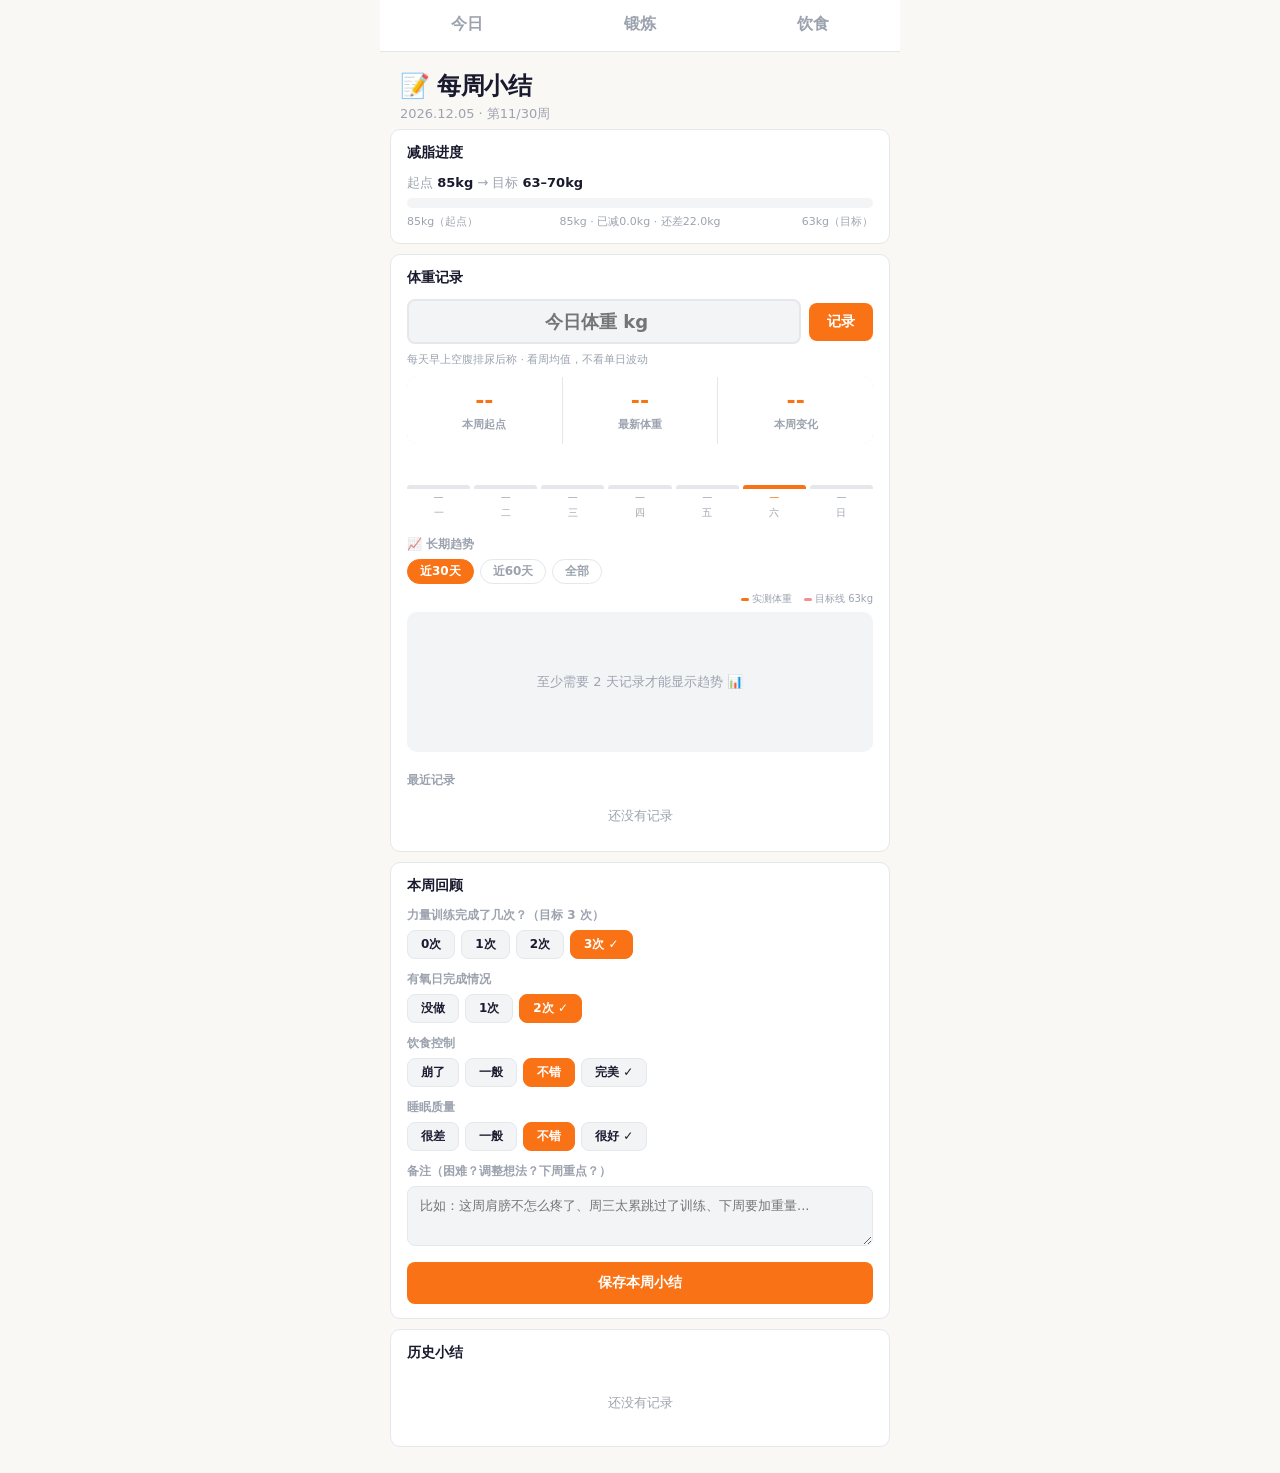
<file: 每周小结.html>
<!DOCTYPE html>
<html lang="zh-CN">
<head>
<meta charset="UTF-8">
<meta name="viewport" content="width=device-width,initial-scale=1.0">
<meta name="theme-color" content="#faf8f5">
<link rel="manifest" href="/jf/manifest.json">
<title>每周小结 · 减脂</title>
<link rel="stylesheet" href="shared.css">
<style>
/* ===== 每周小结页专属样式 ===== */
.card { padding: 14px 16px; margin: 0 10px 10px; }
.card-title { font-size: 14px; font-weight: 700; margin-bottom: 12px; display: flex; align-items: center; gap: 5px; }

/* Header */
.page-header { padding: 18px 20px 6px; }
.page-header h1 { font-size: 24px; font-weight: 800; letter-spacing: -0.02em; }
.page-header .sub { font-size: 13px; color: var(--sub); margin-top: 3px; }

/* Weight stats card */
.weight-stat {
  display: grid; grid-template-columns: 1fr 1fr 1fr; gap: 1px;
  background: var(--border); border-radius: 10px; overflow: hidden; margin-bottom: 10px;
}
.ws-item {
  background: var(--card); padding: 12px 8px; text-align: center;
}
.ws-item .val { font-size: 22px; font-weight: 800; display: block; line-height: 1.1; }
.ws-item .lbl { font-size: 11px; color: var(--sub); margin-top: 3px; font-weight: 600; }
.ws-item .val.down { color: var(--cardio); }
.ws-item .val.up { color: var(--danger); }
.ws-item .val.flat { color: var(--sub); }
.ws-item .val.neutral { color: var(--primary); }

/* Weight Log Input */
.weight-input-row {
  display: flex; gap: 8px; align-items: center; margin-bottom: 8px;
}
.weight-input-row input {
  flex: 1; padding: 10px 12px; font-size: 18px; font-weight: 700;
  background: var(--surface); border: 2px solid var(--border); border-radius: var(--radius-sm);
  color: var(--text); outline: none; text-align: center;
  font-family: var(--font);
}
.weight-input-row input:focus { border-color: var(--primary); }
.weight-input-row button {
  padding: 10px 18px; background: var(--primary); color: #fff;
  border: none; border-radius: var(--radius-sm); font-size: 14px; font-weight: 700; cursor: pointer;
}
.weight-input-row button:active { opacity: .85; }

/* Weight log history */
.weight-log-list { max-height: 140px; overflow-y: auto; }
.wl-item {
  display: flex; justify-content: space-between; align-items: center;
  padding: 7px 0; border-bottom: 1px solid rgba(0,0,0,0.04); font-size: 13px;
}
.wl-item:last-child { border-bottom: none; }
.wl-item .wl-date { color: var(--sub); font-size: 12px; }
.wl-item .wl-kg { font-weight: 700; font-size: 15px; }
.wl-item .wl-diff { font-size: 12px; font-weight: 600; }
.wl-diff.down { color: var(--cardio); }
.wl-diff.up { color: var(--danger); }
.wl-del { color: var(--sub); background: none; border: none; cursor: pointer; font-size: 16px; padding: 2px 6px; }

/* Week chart bar */
.week-chart { display: flex; align-items: flex-end; gap: 4px; height: 48px; margin: 10px 0 4px; }
.wc-day { flex: 1; display: flex; flex-direction: column; align-items: center; gap: 2px; }
.wc-bar-wrap { flex: 1; width: 100%; display: flex; align-items: flex-end; }
.wc-bar { width: 100%; border-radius: 3px 3px 0 0; background: var(--border); transition: .3s; min-height: 4px; }
.wc-bar.filled { background: var(--primary); }
.wc-label { font-size: 10px; color: var(--sub); letter-spacing: 0; }

/* Review form */
.field { margin-bottom: 12px; }
.field label { display: block; font-size: 12px; color: var(--sub); margin-bottom: 6px; font-weight: 600; }
.qb { display: flex; gap: 6px; flex-wrap: wrap; }
.qb-btn {
  padding: 5px 13px; border-radius: 8px; font-size: 12px; cursor: pointer;
  background: var(--surface); border: 1px solid var(--border); color: var(--text); transition: .2s;
  font-family: var(--font); font-weight: 600;
}
.qb-btn:hover { border-color: var(--primary); }
.qb-btn.selected { background: var(--primary); color: #fff; border-color: var(--primary); }

textarea {
  width: 100%; padding: 10px 12px; background: var(--surface);
  border: 1px solid var(--border); border-radius: 8px;
  font-size: 13px; font-family: var(--font); min-height: 60px; resize: vertical;
  color: var(--text); outline: none;
}
textarea:focus { border-color: var(--primary); }

.save-btn {
  width: 100%; padding: 12px; background: var(--primary); color: #fff;
  border: none; border-radius: var(--radius-sm); font-size: 14px; font-weight: 700;
  cursor: pointer; font-family: var(--font); transition: .2s;
}
.save-btn:active { opacity: .85; }

.saved-msg { text-align: center; font-size: 12px; color: var(--cardio); margin-top: 8px; display: none; }
.saved-msg.show { display: block; }

/* Past reviews */
.past-item {
  padding: 10px 12px; background: var(--surface);
  border-radius: var(--radius-sm); margin-bottom: 8px;
  border: 1px solid var(--border);
}

/* 训练详情网格 */
.training-grid { display: grid; grid-template-columns: repeat(7, 1fr); gap: 3px; margin-bottom: 4px; }
.tg-day { text-align: center; }
.tg-day-label { font-size: 10px; color: var(--sub); margin-bottom: 3px; }
.tg-day-dot {
  width: 22px; height: 22px; border-radius: 50%; margin: 0 auto 2px;
  display: flex; align-items: center; justify-content: center; font-size: 11px;
  background: var(--surface); border: 1px solid var(--border); color: var(--sub);
}
.tg-day-dot.pull { background: rgba(59,130,246,0.15); border-color: rgba(59,130,246,0.3); color: var(--pull); font-weight: 700; }
.tg-day-dot.push { background: rgba(245,158,11,0.15); border-color: rgba(245,158,11,0.3); color: var(--push); font-weight: 700; }
.tg-day-dot.leg { background: rgba(239,68,68,0.15); border-color: rgba(239,68,68,0.3); color: var(--leg); font-weight: 700; }
.tg-day-dot.cardio { background: rgba(34,197,94,0.12); border-color: rgba(34,197,94,0.3); color: var(--cardio); font-weight: 700; }
.tg-day-dot.recovery { background: rgba(167,139,250,0.12); border-color: rgba(167,139,250,0.3); color: var(--recovery); font-weight: 700; }
.tg-day-dot.today { box-shadow: 0 0 0 2px var(--primary); }
.tg-day-mins { font-size: 9px; color: var(--sub); }
.past-week { font-weight: 700; font-size: 13px; margin-bottom: 3px; }
.past-meta { color: var(--sub); font-size: 12px; line-height: 1.6; }
.past-notes { color: var(--text); margin-top: 4px; font-size: 12px; line-height: 1.5; }

/* Progress toward goal */
.goal-bar-wrap { background: var(--surface); border-radius: 6px; height: 10px; overflow: hidden; margin: 6px 0; }
.goal-bar { height: 100%; border-radius: 6px; background: var(--primary); transition: width .6s ease; }

/* 体重趋势折线图 */
.trend-chart-wrap {
  position: relative; width: 100%; height: 140px; margin: 6px 0 4px;
  background: var(--surface); border-radius: 10px; overflow: hidden;
}
.trend-svg { width: 100%; height: 100%; display: block; }
.trend-axis { display: flex; justify-content: space-between; font-size: 10px; color: var(--sub); margin-top: 3px; padding: 0 4px; }
.trend-empty {
  display: flex; align-items: center; justify-content: center;
  height: 140px; color: var(--sub); font-size: 13px; background: var(--surface); border-radius: 10px;
}
.trend-range-btns { display: flex; gap: 6px; margin-bottom: 8px; }
.trend-range-btn {
  padding: 3px 12px; border-radius: 20px; font-size: 12px; font-weight: 600;
  border: 1.5px solid var(--border); background: #fff; color: var(--sub); cursor: pointer;
  font-family: var(--font); transition: .15s;
}
.trend-range-btn.active {
  background: var(--primary); border-color: var(--primary); color: #fff;
}
.trend-goal-label { font-size: 10px; color: var(--sub); margin-bottom: 4px; display: flex; justify-content: flex-end; gap: 12px; align-items: center; }
.trend-goal-label span { display: flex; align-items: center; gap: 3px; }
.legend-dot { width: 8px; height: 3px; border-radius: 2px; display: inline-block; }
</style>
</head>
<body>
<nav class="top-nav">
  <a href="今日计划.html">今日</a>
  <a href="减脂训练日跟练.html">锻炼</a>
  <a href="饮食参考.html">饮食</a>
</nav>


<div class="page-header">
  <h1>📝 每周小结</h1>
  <div class="sub" id="dateStr"></div>
</div>

<!-- ===== 减脂进度 ===== -->
<div class="card">
  <div class="card-title"> 减脂进度</div>
  <div style="font-size:13px;color:var(--sub);margin-bottom:6px">起点 <b style="color:var(--text)">85kg</b> → 目标 <b style="color:var(--text)">63–70kg</b></div>
  <div class="goal-bar-wrap"><div class="goal-bar" id="goalBar" style="width:0%"></div></div>
  <div style="display:flex;justify-content:space-between;font-size:11px;color:var(--sub);margin-top:3px">
    <span>85kg（起点）</span>
    <span id="progressTxt">加载中...</span>
    <span>63kg（目标）</span>
  </div>
</div>

<!-- ===== 本周体重记录 ===== -->
<div class="card">
  <div class="card-title"> 体重记录</div>

  <!-- 今日输入 -->
  <div class="weight-input-row">
    <input type="number" id="weightInput" placeholder="今日体重 kg" step="0.1" min="40" max="200">
    <button onclick="logWeight()">记录</button>
  </div>
  <div style="font-size:11px;color:var(--sub);margin-bottom:10px">每天早上空腹排尿后称 · 看周均值，不看单日波动</div>

  <!-- 本周统计 -->
  <div class="weight-stat" id="weekStat">
    <div class="ws-item"><span class="val neutral" id="wStart">--</span><span class="lbl">本周起点</span></div>
    <div class="ws-item"><span class="val neutral" id="wLatest">--</span><span class="lbl">最新体重</span></div>
    <div class="ws-item"><span class="val neutral" id="wDiff">--</span><span class="lbl">本周变化</span></div>
  </div>

  <!-- 7天条形图 -->
  <div class="week-chart" id="weekChart"></div>
  <div style="display:flex;gap:4px;">
    <div style="flex:1;text-align:center;font-size:10px;color:var(--sub)">一</div>
    <div style="flex:1;text-align:center;font-size:10px;color:var(--sub)">二</div>
    <div style="flex:1;text-align:center;font-size:10px;color:var(--sub)">三</div>
    <div style="flex:1;text-align:center;font-size:10px;color:var(--sub)">四</div>
    <div style="flex:1;text-align:center;font-size:10px;color:var(--sub)">五</div>
    <div style="flex:1;text-align:center;font-size:10px;color:var(--sub)">六</div>
    <div style="flex:1;text-align:center;font-size:10px;color:var(--sub)">日</div>
  </div>

  <!-- 长期体重趋势折线图 -->
  <div style="margin-top:16px;font-size:12px;color:var(--sub);font-weight:600;margin-bottom:6px">📈 长期趋势</div>
  <div class="trend-range-btns">
    <button class="trend-range-btn active" onclick="renderTrendChart(30)" id="trendBtn30">近30天</button>
    <button class="trend-range-btn" onclick="renderTrendChart(60)" id="trendBtn60">近60天</button>
    <button class="trend-range-btn" onclick="renderTrendChart(0)" id="trendBtnAll">全部</button>
  </div>
  <div class="trend-goal-label">
    <span><span class="legend-dot" style="background:var(--primary)"></span>实测体重</span>
    <span><span class="legend-dot" style="background:#ef4444;opacity:0.6"></span>目标线 63kg</span>
  </div>
  <div id="trendChartWrap" class="trend-chart-wrap">
    <div class="trend-empty">记录体重后这里自动显示趋势 📊</div>
  </div>
  <div class="trend-axis" id="trendAxis"></div>

  <!-- 历史记录列表 -->
  <div style="margin-top:16px;font-size:12px;color:var(--sub);font-weight:600;margin-bottom:6px">最近记录</div>
  <div class="weight-log-list" id="weightLogList">
    <div style="color:var(--sub);font-size:13px;text-align:center;padding:12px">还没有记录</div>
  </div>
</div>

<!-- ===== 本周训练详情（自动从跟练页面读取） ===== -->
<div class="card" id="trainingCard" style="display:none">
  <div class="card-title"> 本周训练详情 <span style="font-size:11px;color:var(--sub);font-weight:400;margin-left:6px">（数据来自跟练完成记录）</span></div>
  <div class="training-grid" id="trainingGrid"></div>
  <div style="text-align:center;margin-top:8px;font-size:12px;color:var(--sub)" id="trainingSummary"></div>
</div>

<!-- ===== 本周回顾 ===== -->
<div class="card">
  <div class="card-title"> 本周回顾</div>

  <div class="field">
    <label>力量训练完成了几次？（目标 3 次）</label>
    <div class="qb" id="exBtns">
      <button class="qb-btn" onclick="setField('exercises','0次')">0次</button>
      <button class="qb-btn" onclick="setField('exercises','1次')">1次</button>
      <button class="qb-btn" onclick="setField('exercises','2次')">2次</button>
      <button class="qb-btn selected" onclick="setField('exercises','3次')">3次 ✓</button>
    </div>
  </div>

  <div class="field">
    <label>有氧日完成情况</label>
    <div class="qb" id="rdBtns">
      <button class="qb-btn" onclick="setField('cardio','没做')">没做</button>
      <button class="qb-btn" onclick="setField('cardio','1次')">1次</button>
      <button class="qb-btn" onclick="setField('cardio','2次')">2次 ✓</button>
      <button class="qb-btn selected" onclick="setField('cardio','2次')">2次 ✓</button>
    </div>
  </div>

  <div class="field">
    <label>饮食控制</label>
    <div class="qb" id="dtBtns">
      <button class="qb-btn" onclick="setField('diet','崩了')">崩了</button>
      <button class="qb-btn" onclick="setField('diet','一般')">一般</button>
      <button class="qb-btn selected" onclick="setField('diet','不错')">不错</button>
      <button class="qb-btn" onclick="setField('diet','完美')">完美 ✓</button>
    </div>
  </div>

  <div class="field">
    <label>睡眠质量</label>
    <div class="qb" id="slBtns">
      <button class="qb-btn" onclick="setField('sleep','很差')">很差</button>
      <button class="qb-btn" onclick="setField('sleep','一般')">一般</button>
      <button class="qb-btn selected" onclick="setField('sleep','不错')">不错</button>
      <button class="qb-btn" onclick="setField('sleep','很好')">很好 ✓</button>
    </div>
  </div>

  <div class="field">
    <label>备注（困难？调整想法？下周重点？）</label>
    <textarea id="notes" placeholder="比如：这周肩膀不怎么疼了、周三太累跳过了训练、下周要加重量..."></textarea>
  </div>

  <button class="save-btn" onclick="saveReview()">保存本周小结</button>
  <div class="saved-msg" id="savedMsg">✓ 已保存</div>
</div>

<!-- ===== 历史小结 ===== -->
<div class="card">
  <div class="card-title"> 历史小结</div>
  <div id="pastList">
    <div style="text-align:center;color:var(--sub);font-size:13px;padding:20px">还没有记录</div>
  </div>
</div>

<script>
// ========= 初始化 =========
const now = new Date();
document.getElementById('dateStr').textContent =
  `${now.getFullYear()}.${String(now.getMonth()+1).padStart(2,'0')}.${String(now.getDate()).padStart(2,'0')} · 第${getWeekStr()}周`;

function getWeekStr() {
  const d = new Date(now);
  const day = d.getDay();
  const mon = new Date(d);
  mon.setDate(d.getDate() - (day === 0 ? 6 : day - 1));
  return mon.toISOString().slice(5, 10).replace('-', '/');
}

const todayStr = now.toISOString().slice(0, 10);
let review = { exercises: '3次', cardio: '2次', diet: '不错', sleep: '不错', notes: '' };
let reviews = JSON.parse(localStorage.getItem('fit_weekly_reviews') || '[]');

// ========= 减脂进度条 =========
(function renderGoalBar() {
  const wLog = JSON.parse(localStorage.getItem('fit_weight_log') || '[]');
  const start = 85, goal = 63;
  let latest = start;
  if (wLog.length) {
    const sorted = wLog.slice().sort((a, b) => b.date.localeCompare(a.date));
    latest = sorted[0].weight;
  }
  const progress = Math.min(100, Math.max(0, (start - latest) / (start - goal) * 100));
  document.getElementById('goalBar').style.width = progress.toFixed(1) + '%';
  const lost = (start - latest).toFixed(1);
  const remain = (latest - goal).toFixed(1);
  document.getElementById('progressTxt').textContent =
    latest + 'kg · 已减' + lost + 'kg · 还差' + remain + 'kg';
})();

// ========= 体重记录 =========
let weightLog = JSON.parse(localStorage.getItem('fit_weight_log') || '[]');

function logWeight() {
  const input = document.getElementById('weightInput');
  const val = parseFloat(input.value);
  if (!val || val < 40 || val > 200) {
    input.style.borderColor = '#ef4444';
    setTimeout(() => { input.style.borderColor = ''; }, 1000);
    return;
  }
  // 同一天覆盖
  const idx = weightLog.findIndex(e => e.date === todayStr);
  if (idx >= 0) weightLog[idx].weight = val;
  else weightLog.push({ date: todayStr, weight: val });
  weightLog.sort((a, b) => b.date.localeCompare(a.date));
  localStorage.setItem('fit_weight_log', JSON.stringify(weightLog));
  input.value = '';
  renderWeightLog();
  renderGoalBarLive(val);
}

function deleteWeight(date) {
  weightLog = weightLog.filter(e => e.date !== date);
  localStorage.setItem('fit_weight_log', JSON.stringify(weightLog));
  renderWeightLog();
}

function renderGoalBarLive(latest) {
  const start = 85, goal = 63;
  const progress = Math.min(100, Math.max(0, (start - latest) / (start - goal) * 100));
  document.getElementById('goalBar').style.width = progress.toFixed(1) + '%';
  const lost = (start - latest).toFixed(1);
  const remain = (latest - goal).toFixed(1);
  document.getElementById('progressTxt').textContent =
    latest + 'kg · 已减' + lost + 'kg · 还差' + remain + 'kg';
}

function renderWeightLog() {
  // 本周数据
  const d = new Date(now);
  const day = d.getDay();
  const mon = new Date(d); mon.setDate(d.getDate() - (day === 0 ? 6 : day - 1)); mon.setHours(0, 0, 0, 0);
  const weekEntries = weightLog.filter(e => {
    const ed = new Date(e.date); return ed >= mon;
  }).sort((a, b) => a.date.localeCompare(b.date));

  // 统计卡
  if (weekEntries.length >= 1) {
    const first = weekEntries[0], last = weekEntries[weekEntries.length - 1];
    const diff = (last.weight - first.weight).toFixed(1);
    const diffNum = parseFloat(diff);
    document.getElementById('wStart').textContent = first.weight + 'kg';
    document.getElementById('wLatest').textContent = last.weight + 'kg';
    const diffEl = document.getElementById('wDiff');
    diffEl.textContent = (diffNum < 0 ? '↓' : diffNum > 0 ? '↑' : '→') + ' ' + Math.abs(diff) + 'kg';
    diffEl.className = 'val ' + (diffNum < 0 ? 'down' : diffNum > 0 ? 'up' : 'flat');
  }

  // 7天条形图（周一到周日）
  const chart = document.getElementById('weekChart');
  const dayNames = ['一', '二', '三', '四', '五', '六', '日'];
  const dayDates = [];
  for (let i = 0; i < 7; i++) {
    const d2 = new Date(mon); d2.setDate(mon.getDate() + i);
    dayDates.push(d2.toISOString().slice(0, 10));
  }
  const dayWeights = dayDates.map(date => {
    const e = weightLog.find(w => w.date === date);
    return e ? e.weight : null;
  });
  const filled = dayWeights.filter(w => w !== null);
  const minW = filled.length ? Math.min(...filled) - 1 : 80;
  const maxW = filled.length ? Math.max(...filled) + 1 : 90;

  chart.innerHTML = dayDates.map((date, i) => {
    const w = dayWeights[i];
    const heightPct = w ? Math.max(15, ((w - minW) / (maxW - minW)) * 100) : 0;
    const isToday = date === todayStr;
    return `<div class="wc-day">
      <div class="wc-bar-wrap">
        <div class="wc-bar ${w ? 'filled' : ''}" 
             style="height:${w ? heightPct + '%' : '4px'};${isToday ? 'background:var(--primary);opacity:1' : (w ? 'background:rgba(249,115,22,0.5)' : '')}"></div>
      </div>
      <div class="wc-label" style="color:${isToday ? 'var(--primary)' : 'var(--sub)'}">${w ? w : '—'}</div>
    </div>`;
  }).join('');

  // 历史列表（最近10条）
  const listEl = document.getElementById('weightLogList');
  if (!weightLog.length) {
    listEl.innerHTML = '<div style="color:var(--sub);font-size:13px;text-align:center;padding:12px">还没有记录</div>';
    return;
  }
  listEl.innerHTML = weightLog.slice(0, 10).map((e, i) => {
    let diffHTML = '';
    if (i < weightLog.length - 1) {
      const prev = weightLog[i + 1].weight;
      const d = (e.weight - prev).toFixed(1);
      const cls = parseFloat(d) < 0 ? 'down' : parseFloat(d) > 0 ? 'up' : '';
      diffHTML = `<span class="wl-diff ${cls}">${parseFloat(d) < 0 ? '↓' : parseFloat(d) > 0 ? '↑' : '→'}${Math.abs(d)}kg</span>`;
    }
    return `<div class="wl-item">
      <span class="wl-date">${e.date}</span>
      <span class="wl-kg">${e.weight} kg</span>
      ${diffHTML}
      <button class="wl-del" onclick="deleteWeight('${e.date}')">×</button>
    </div>`;
  }).join('');
}

renderWeightLog();

// ========= 体重趋势折线图 =========
var trendDays = 30;

function renderTrendChart(days) {
  trendDays = days;
  // 更新按钮状态
  ['30','60','All'].forEach(function(k) {
    var btn = document.getElementById('trendBtn' + k);
    if (btn) btn.classList.remove('active');
  });
  var activeId = days === 30 ? 'trendBtn30' : days === 60 ? 'trendBtn60' : 'trendBtnAll';
  var activeBtn = document.getElementById(activeId);
  if (activeBtn) activeBtn.classList.add('active');

  var wrap = document.getElementById('trendChartWrap');
  var axisEl = document.getElementById('trendAxis');

  // 过滤数据
  var data = weightLog.slice().sort(function(a, b) { return a.date.localeCompare(b.date); });
  if (days > 0) {
    var cutoff = new Date(now);
    cutoff.setDate(cutoff.getDate() - days);
    var cutoffStr = cutoff.toISOString().slice(0, 10);
    data = data.filter(function(e) { return e.date >= cutoffStr; });
  }

  if (data.length < 2) {
    wrap.innerHTML = '<div class="trend-empty">至少需要 2 天记录才能显示趋势 📊</div>';
    if (axisEl) axisEl.innerHTML = '';
    return;
  }

  var weights = data.map(function(e) { return e.weight; });
  var minW = Math.min.apply(null, weights);
  var maxW = Math.max.apply(null, weights);
  var GOAL = 63;
  var chartMin = Math.min(minW - 0.5, GOAL - 0.5);
  var chartMax = maxW + 0.5;
  var range = chartMax - chartMin;

  var W = 320, H = 130; // SVG 内部坐标系
  var PAD_L = 30, PAD_R = 10, PAD_T = 12, PAD_B = 16;
  var plotW = W - PAD_L - PAD_R;
  var plotH = H - PAD_T - PAD_B;
  var n = data.length;

  function xPos(i) { return PAD_L + (n === 1 ? plotW / 2 : i / (n - 1) * plotW); }
  function yPos(w) { return PAD_T + (1 - (w - chartMin) / range) * plotH; }

  // 网格线（水平3条）
  var gridLines = '';
  var gridVals = [chartMin + range * 0.25, chartMin + range * 0.5, chartMin + range * 0.75].map(function(v) {
    return Math.round(v * 2) / 2;
  });
  gridVals.forEach(function(gv) {
    var gy = yPos(gv);
    gridLines += '<line x1="' + PAD_L + '" y1="' + gy.toFixed(1) + '" x2="' + (W - PAD_R) + '" y2="' + gy.toFixed(1) + '" stroke="rgba(0,0,0,0.05)" stroke-width="1"/>';
    gridLines += '<text x="' + (PAD_L - 3) + '" y="' + (gy + 3.5).toFixed(1) + '" text-anchor="end" font-size="8" fill="rgba(0,0,0,0.3)">' + gv + '</text>';
  });

  // 目标线63kg
  var goalY = yPos(GOAL);
  var goalLine = '';
  if (GOAL >= chartMin && GOAL <= chartMax) {
    goalLine = '<line x1="' + PAD_L + '" y1="' + goalY.toFixed(1) + '" x2="' + (W - PAD_R) + '" y2="' + goalY.toFixed(1) + '" stroke="rgba(239,68,68,0.5)" stroke-width="1.5" stroke-dasharray="4,3"/>';
    goalLine += '<text x="' + (W - PAD_R + 2) + '" y="' + (goalY + 3).toFixed(1) + '" font-size="7" fill="rgba(239,68,68,0.7)">63</text>';
  }

  // 折线路径
  var points = data.map(function(e, i) { return xPos(i).toFixed(1) + ',' + yPos(e.weight).toFixed(1); });
  var polyline = '<polyline points="' + points.join(' ') + '" fill="none" stroke="var(--primary)" stroke-width="2.5" stroke-linejoin="round" stroke-linecap="round"/>';

  // 面积填充
  var areaPoints = [PAD_L + ','+  (PAD_T + plotH)];
  data.forEach(function(e, i) { areaPoints.push(xPos(i).toFixed(1) + ',' + yPos(e.weight).toFixed(1)); });
  areaPoints.push((W - PAD_R) + ',' + (PAD_T + plotH));
  var area = '<polygon points="' + areaPoints.join(' ') + '" fill="rgba(224,112,64,0.08)"/>';

  // 数据点
  var dots = '';
  data.forEach(function(e, i) {
    var cx = xPos(i).toFixed(1), cy = yPos(e.weight).toFixed(1);
    var isLast = i === n - 1;
    dots += '<circle cx="' + cx + '" cy="' + cy + '" r="' + (isLast ? '4' : '2.5') + '" fill="' + (isLast ? 'var(--primary)' : '#fff') + '" stroke="var(--primary)" stroke-width="2"/>';
    // 最新一个显示体重
    if (isLast) {
      dots += '<text x="' + cx + '" y="' + (parseFloat(cy) - 7).toFixed(1) + '" text-anchor="middle" font-size="9" font-weight="700" fill="var(--primary)">' + e.weight + '</text>';
    }
  });

  // 起止标注（最低点）
  var minIdx = weights.indexOf(minW);
  if (minIdx !== n - 1 && minIdx !== 0) {
    var mx = xPos(minIdx).toFixed(1), my = yPos(minW).toFixed(1);
    dots += '<text x="' + mx + '" y="' + (parseFloat(my) + 13).toFixed(1) + '" text-anchor="middle" font-size="8" fill="var(--cardio)">' + minW + '</text>';
  }

  wrap.innerHTML = '<svg class="trend-svg" viewBox="0 0 ' + W + ' ' + H + '" preserveAspectRatio="none">' +
    gridLines + goalLine + area + polyline + dots +
    '</svg>';

  // X轴日期
  if (axisEl) {
    var show = Math.min(n, 5);
    var step = n <= 5 ? 1 : Math.floor(n / (show - 1));
    var axisItems = [];
    for (var i = 0; i < n; i += step) {
      axisItems.push(data[i].date.slice(5)); // MM-DD
    }
    if (axisItems[axisItems.length - 1] !== data[n - 1].date.slice(5)) {
      axisItems.push(data[n - 1].date.slice(5));
    }
    axisEl.innerHTML = axisItems.map(function(d) { return '<span>' + d + '</span>'; }).join('');
  }
}

// 初次渲染
renderTrendChart(30);

// ========= 本周训练详情（读取跟练完成记录） =========
(function renderTrainingStats() {
  var logs = JSON.parse(localStorage.getItem('jf_training_logs') || '[]');
  if (!logs.length) return;

  // 计算本周范围（周一到周日）
  var d = new Date(now);
  var day = d.getDay();
  var mon = new Date(d);
  mon.setDate(d.getDate() - (day === 0 ? 6 : day - 1));
  mon.setHours(0, 0, 0, 0);
  var sun = new Date(mon);
  sun.setDate(mon.getDate() + 7);

  var weekLogs = logs.filter(function(l) {
    var ld = new Date(l.date);
    return ld >= mon && ld < sun;
  });

  if (!weekLogs.length) return;

  // 统计
  var strengthCount = 0, cardioCount = 0, totalTime = 0, totalCal = 0, totalSets = 0;
  var dayMap = {}; // { '2026-06-30': { type: 'pull', mins: 45 } }
  weekLogs.forEach(function(l) {
    var mins = Math.round(l.duration / 60);
    totalTime += l.duration;
    totalCal += l.calories || 0;
    totalSets += l.setsCompleted || 0;
    if (l.dayType === 'pull' || l.dayType === 'push' || l.dayType === 'leg') {
      strengthCount++;
    } else if (l.dayType === 'cardio') {
      cardioCount++;
    }
    if (!dayMap[l.date]) dayMap[l.date] = { type: l.dayType, mins: 0 };
    dayMap[l.date].mins += mins;
    // 优先记录力量训练天
    if (l.dayType !== 'cardio' && l.dayType !== 'recovery') dayMap[l.date].type = l.dayType;
    else if (l.dayType === 'cardio' && dayMap[l.date].type !== 'pull' && dayMap[l.date].type !== 'push' && dayMap[l.date].type !== 'leg') dayMap[l.date].type = l.dayType;
  });

  // 渲染7天网格
  var dayDates = [];
  var dayNames = ['一', '二', '三', '四', '五', '六', '日'];
  var typeIcons = { pull: '🔵', push: '🟠', leg: '🔴', cardio: '🟢', recovery: '🟣' };
  for (var i = 0; i < 7; i++) {
    var d2 = new Date(mon);
    d2.setDate(mon.getDate() + i);
    dayDates.push(d2.toISOString().slice(0, 10));
  }

  var gridHTML = dayDates.map(function(date, i) {
    var info = dayMap[date];
    var dotClass = info ? info.type : '';
    var icon = info ? (typeIcons[info.type] || '') : '';
    var isToday = date === todayStr;
    var minsText = info ? info.mins + '′' : '';
    return '<div class="tg-day">' +
      '<div class="tg-day-label">' + dayNames[i] + '</div>' +
      '<div class="tg-day-dot' + (dotClass ? ' ' + dotClass : '') + (isToday ? ' today' : '') + '">' + (info ? icon : '—') + '</div>' +
      '<div class="tg-day-mins">' + minsText + '</div>' +
    '</div>';
  }).join('');

  document.getElementById('trainingGrid').innerHTML = gridHTML;
  document.getElementById('trainingSummary').textContent =
    '力量 ' + strengthCount + '次  ·  有氧 ' + cardioCount + '次  ·  共 ' + Math.round(totalTime / 60) + '分钟  ·  ' + totalSets + '组  ·  ≈' + totalCal + ' kcal';

  // 显示卡片
  var card = document.getElementById('trainingCard');
  if (card) card.style.display = '';

  // 自动填充周回顾表单的力量训练次数
  if (strengthCount > 0) {
    var countText = strengthCount + '次';
    var fieldSet = false;
    document.querySelectorAll('#exBtns .qb-btn').forEach(function(b) {
      b.classList.toggle('selected', b.textContent.trim().startsWith(countText));
      if (b.textContent.trim().startsWith(countText)) fieldSet = true;
    });
    if (fieldSet) review.exercises = countText;
    // 如果按钮中没有匹配的数量，动态添加一个
    if (!fieldSet) {
      var exBtns = document.getElementById('exBtns');
      var existing = exBtns.querySelectorAll('.qb-btn');
      for (var ei = 0; ei < existing.length; ei++) {
        existing[ei].classList.remove('selected');
      }
      var newBtn = document.createElement('button');
      newBtn.className = 'qb-btn selected';
      newBtn.textContent = countText + ' ✓';
      newBtn.onclick = function() { setField('exercises', countText); };
      exBtns.appendChild(newBtn);
      review.exercises = countText;
    }
  }
  // 自动填充有氧次数
  if (cardioCount > 0) {
    var cardioText = cardioCount + '次';
    var cf = false;
    document.querySelectorAll('#rdBtns .qb-btn').forEach(function(b) {
      b.classList.toggle('selected', b.textContent.trim().startsWith(cardioText));
      if (b.textContent.trim().startsWith(cardioText)) cf = true;
    });
    if (cf) review.cardio = cardioText;
    else {
      var rdBtns = document.getElementById('rdBtns');
      if (rdBtns) {
        var existing2 = rdBtns.querySelectorAll('.qb-btn');
        for (var ei = 0; ei < existing2.length; ei++) {
          existing2[ei].classList.remove('selected');
        }
        var nb = document.createElement('button');
        nb.className = 'qb-btn selected';
        nb.textContent = cardioText + ' ✓';
        nb.onclick = function() { setField('cardio', cardioText); };
        rdBtns.appendChild(nb);
        review.cardio = cardioText;
      }
    }
  }
})();

// ========= 周回顾表单 =========
function setField(field, value) {
  review[field] = value;
  const groupMap = { exercises: 'ex', cardio: 'rd', diet: 'dt', sleep: 'sl' };
  const groupId = groupMap[field] + 'Btns';
  document.querySelectorAll('#' + groupId + ' .qb-btn').forEach(b => {
    b.classList.toggle('selected', b.textContent.trim().startsWith(value));
  });
}

// 修正有氧按钮逻辑（去掉重复项）
document.addEventListener('DOMContentLoaded', function() {
  const rdBtns = document.getElementById('rdBtns');
  rdBtns.innerHTML = `
    <button class="qb-btn" onclick="setField('cardio','没做')">没做</button>
    <button class="qb-btn" onclick="setField('cardio','1次')">1次</button>
    <button class="qb-btn selected" onclick="setField('cardio','2次')">2次 ✓</button>
  `;
});

function saveReview() {
  review.notes = document.getElementById('notes').value;
  const d = new Date(now);
  const day = d.getDay();
  const mon = new Date(d); mon.setDate(d.getDate() - (day === 0 ? 6 : day - 1));
  const sun = new Date(mon); sun.setDate(mon.getDate() + 6);
  const weekStr = `${mon.toISOString().slice(0, 10)} ~ ${sun.toISOString().slice(0, 10)}`;

  // 加入当前体重
  const latestWeight = weightLog.length ? weightLog[0].weight : null;
  const entry = { week: weekStr, ...review, weight: latestWeight, savedAt: todayStr };

  const idx = reviews.findIndex(r => r.week === weekStr);
  if (idx >= 0) reviews[idx] = entry; else reviews.push(entry);
  reviews.sort((a, b) => b.week.localeCompare(a.week));
  localStorage.setItem('fit_weekly_reviews', JSON.stringify(reviews));

  document.getElementById('savedMsg').classList.add('show');
  setTimeout(() => document.getElementById('savedMsg').classList.remove('show'), 2500);
  document.getElementById('notes').value = '';
  renderPast();
}

function renderPast() {
  const container = document.getElementById('pastList');
  if (!reviews.length) {
    container.innerHTML = '<div style="text-align:center;color:var(--sub);font-size:13px;padding:20px">还没有记录</div>';
    return;
  }
  container.innerHTML = reviews.slice(0, 12).map(r => `
    <div class="past-item">
      <div class="past-week">📅 ${r.week}</div>
      <div class="past-meta">
        训练 ${r.exercises} · 有氧 ${r.cardio || '--'} · 饮食 ${r.diet} · 睡眠 ${r.sleep}
        ${r.weight ? ` · <b>${r.weight}kg</b>` : ''}
      </div>
      ${r.notes ? `<div class="past-notes">💬 ${r.notes}</div>` : ''}
    </div>
  `).join('');
}

renderPast();
</script>

<script>
if ('serviceWorker' in navigator) {
  navigator.serviceWorker.register('/jf/serviceWorker.js').catch(function() {});
}
</script>

</body>
</html>
</file>
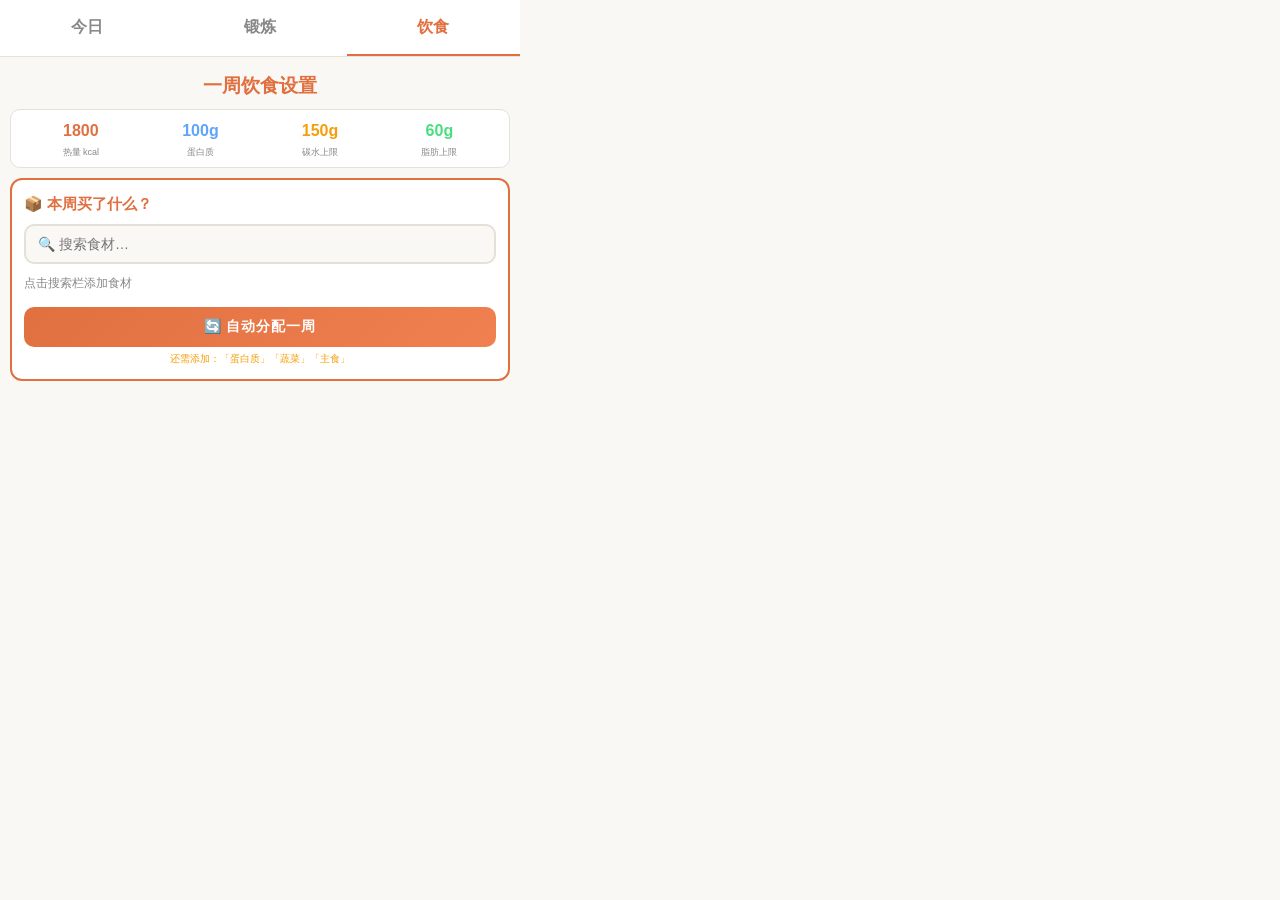
<file: 饮食参考.html>
<!DOCTYPE html>
<html lang="zh-CN">
<head>
<meta charset="UTF-8">
<meta name="viewport" content="width=device-width,initial-scale=1,maximum-scale=1,user-scalable=no">
<meta name="theme-color" content="#faf8f5">
<link rel="manifest" href="manifest.json">
<link rel="stylesheet" href="shared.css">
<title>饮食搭配 · 减脂计划</title>
<style>
:root { --primary: #e07040; --pull: #60a5fa; --push: #f59e0b; --cardio: #4ade80; --recovery: #a78bfa; --danger: #ef4444; --text: #1e1e1e; --sub: #888; --surface: #faf8f5; --border: #e5e0d8; }
* { box-sizing: border-box; }
body { margin: 0; padding: 0 0 80px; font-family: -apple-system,BlinkMacSystemFont,"Segoe UI","PingFang SC","Hiragino Sans GB","Microsoft YaHei",sans-serif; background: var(--surface); color: var(--text); line-height: 1.6; font-size: 14px; -webkit-tap-highlight-color: transparent; }
h1 { font-size: 19px; text-align: center; padding: 14px 0 2px; color: var(--primary); margin: 0; }

/* 目标栏 — 紧凑一行 */
.goal-bar { display: flex; justify-content: space-around; margin: 6px 10px 10px; padding: 8px 10px; background: #fff; border: 1px solid var(--border); border-radius: 10px; }
.goal-item { text-align: center; }
.goal-val { font-size: 16px; font-weight: 800; }
.goal-label { font-size: 9px; color: var(--sub); margin-top: 1px; }

/* 设置卡片 */
.setup-card { margin: 0 10px 10px; padding: 12px; background: #fff; border: 2px solid var(--primary); border-radius: 12px; }
.setup-title { font-size: 15px; font-weight: 800; color: var(--primary); margin-bottom: 8px; }

/* 搜索 */
.search-wrap { position: relative; margin-bottom: 6px; }
.search-input { width: 100%; padding: 10px 12px; border: 2px solid var(--border); border-radius: 10px; font-size: 14px; outline: none; background: var(--surface); color: var(--text); }
.search-input:focus { border-color: var(--primary); }
.search-dropdown { display: none; position: absolute; top: 100%; left: 0; right: 0; background: #fff; border: 2px solid var(--border); border-top: none; border-radius: 0 0 10px 10px; max-height: 220px; overflow-y: auto; z-index: 10; box-shadow: 0 4px 12px rgba(0,0,0,.08); }
.search-dropdown.show { display: block; }
.search-item { padding: 10px 12px; font-size: 13px; font-weight: 600; cursor: pointer; border-bottom: 1px solid rgba(0,0,0,.04); display: flex; align-items: center; gap: 6px; transition: background .1s; }
.search-item:last-child { border-bottom: none; }
.search-item:active, .search-item:hover { background: rgba(224,112,64,.06); }
.search-item .si-cat { font-size: 10px; color: var(--sub); margin-left: auto; }
.search-empty { padding: 14px; text-align: center; color: var(--sub); font-size: 12px; }

/* 已选标签 */
.selected-tags { display: flex; flex-wrap: wrap; gap: 6px; min-height: 10px; margin-bottom: 10px; }
.selected-tags:empty::after { content: '点击搜索栏添加食材'; color: var(--sub); font-size: 12px; padding: 4px 0; }
.tag { display: inline-flex; align-items: center; gap: 3px; padding: 4px 6px 4px 10px; background: rgba(224,112,64,.06); border: 1.5px solid var(--primary); border-radius: 18px; font-size: 12px; font-weight: 700; animation: tagIn .2s ease; }
@keyframes tagIn { from { transform: scale(.8); opacity: 0; } to { transform: scale(1); opacity: 1; } }
.tag-qty { width: 48px; padding: 2px 0; border: none; border-bottom: 1.5px solid var(--primary); text-align: center; font-weight: 800; font-size: 13px; background: transparent; color: var(--text); font-family: inherit; outline: none; }
.tag-unit { font-size: 10px; color: var(--sub); font-weight: 600; }
.tag-remove { width: 22px; height: 22px; border-radius: 50%; background: var(--danger); color: #fff; border: none; font-size: 16px; line-height: 22px; cursor: pointer; padding: 0; flex-shrink: 0; -webkit-tap-highlight-color: transparent; }
.tag-remove:active { transform: scale(.9); }

/* 分配按钮 — 始终可用 */
.assign-btn { display: block; width: 100%; padding: 11px; background: linear-gradient(135deg, var(--primary) 0%, #f08050 100%); color: #fff; border: none; border-radius: 10px; font-size: 14px; font-weight: 800; cursor: pointer; transition: all .15s; letter-spacing: 1px; }
.assign-btn:active { transform: scale(.97); }
.assign-hint { font-size: 10px; color: var(--sub); text-align: center; margin-top: 4px; }

/* 周安排卡片 */
.plan-card { margin: 0 10px 16px; background: #fff; border: 1px solid var(--border); border-radius: 12px; overflow: hidden; display: none; }
.plan-card.show { display: block; }
.plan-header { padding: 10px 14px; font-size: 15px; font-weight: 800; border-bottom: 1px solid var(--border); display: flex; justify-content: space-between; align-items: center; }
.plan-regen { font-size: 11px; color: var(--primary); font-weight: 700; background: none; border: 1.5px solid var(--primary); padding: 3px 10px; border-radius: 8px; cursor: pointer; }
.plan-row { padding: 6px 12px; display: flex; gap: 8px; font-size: 11px; border-bottom: 1px solid rgba(0,0,0,.03); align-items: flex-start; }
.plan-day { font-weight: 800; color: var(--sub); min-width: 28px; padding-top: 1px; }
.plan-meals { flex: 1; }
.plan-line { margin-bottom: 2px; line-height: 1.4; }
.plan-mtag { font-size: 9px; font-weight: 700; padding: 1px 4px; border-radius: 3px; margin-right: 3px; }
.mtag-lunch { background: rgba(74,222,128,.15); color: #166534; }
.mtag-dinner { background: rgba(167,139,250,.15); color: #6d28d9; }
.plan-pro { color: var(--pull); font-weight: 700; }
.plan-soy { color: var(--recovery); font-weight: 700; }
.plan-staple { color: var(--warn); }

/* 结余 — 紧凑内嵌 */
.plan-surplus { padding: 8px 12px; border-top: 1px dashed var(--border); background: rgba(0,0,0,.01); }
.surplus-title { font-size: 11px; font-weight: 800; color: var(--sub); margin-bottom: 4px; }
.surplus-row { display: flex; align-items: center; gap: 4px; margin-bottom: 3px; font-size: 11px; }
.surplus-name { font-weight: 700; min-width: 56px; }
.surplus-num { font-weight: 600; color: var(--sub); font-size: 10px; }
.surplus-left { font-weight: 800; min-width: 52px; text-align: right; font-size: 10px; }
.surplus-left.ok { color: var(--cardio); }
.surplus-left.warn { color: var(--warn); }
.surplus-left.zero { color: var(--danger); }
.surplus-bar-wrap { flex: 1; height: 4px; background: var(--border); border-radius: 2px; overflow: hidden; }
.surplus-bar-fill { height: 100%; border-radius: 2px; transition: width .4s; }
.surplus-bar-fill.ok { background: var(--cardio); }
.surplus-bar-fill.warn { background: var(--warn); }
.surplus-bar-fill.zero { background: var(--danger); }
.plan-empty { padding: 20px; text-align: center; color: var(--sub); font-size: 13px; }
</style>
<script src="data.js"></script>
</head>
<body>
<nav class="top-nav">
  <a href="今日计划.html">今日</a>
  <a href="减脂训练日跟练.html">锻炼</a>
  <a href="饮食参考.html" class="active">饮食</a>
</nav>


<h1>一周饮食设置</h1>

<div class="goal-bar">
  <div class="goal-item"><div class="goal-val" style="color:var(--primary)">1800</div><div class="goal-label">热量 kcal</div></div>
  <div class="goal-item"><div class="goal-val" style="color:var(--pull)">100g</div><div class="goal-label">蛋白质</div></div>
  <div class="goal-item"><div class="goal-val" style="color:var(--warn)">150g</div><div class="goal-label">碳水上限</div></div>
  <div class="goal-item"><div class="goal-val" style="color:var(--cardio)">60g</div><div class="goal-label">脂肪上限</div></div>
</div>

<div class="setup-card">
  <div class="setup-title">📦 本周买了什么？</div>
  <div class="search-wrap">
    <input class="search-input" id="searchInput" placeholder="🔍 搜索食材…" autocomplete="off">
    <div class="search-dropdown" id="searchDropdown"></div>
  </div>
  <div class="selected-tags" id="selectedTags"></div>
  <button class="assign-btn" id="assignBtn">🔄 自动分配一周</button>
  <div class="assign-hint" id="assignHint">添加至少1样蛋白质、蔬菜、主食</div>
</div>

<div class="plan-card" id="planCard">
  <div class="plan-header">
    <span>📅 本周安排</span>
    <button class="plan-regen" id="regenBtn">🔄 重新分配</button>
  </div>
  <div id="planGrid"></div>
  <div class="plan-surplus" id="planSurplus" style="display:none"></div>
</div>

<script>
(function() {
  'use strict';

  var FOODS = window.FOODS;
  var CAT_ICONS = { meat:'🥩', soy:'🫘', veg:'🥬', staple:'🍚' };
  var CAT_LABEL = { meat:'蛋白质', soy:'豆制品', veg:'蔬菜', staple:'主食' };
  var CAT_ORDER = ['meat','veg','staple','soy'];
  var DAY_IDS = ['mon','tue','wed','thu','fri','sat','sun'];
  var DAY_ZH  = ['周一','周二','周三','周四','周五','周六','周日'];

  var weeklySel = {};
  var ingredientStock = {};
  var shuffleSeed = 0;

  // ========== 工具 ==========
  function getDisplayUnit(name) {
    if (name === '鸡蛋') return '个';
    if (['牛奶','无糖酸奶','无糖豆浆'].indexOf(name) >= 0) return 'ml';
    return 'g';
  }
  function toDisplayQty(name, sv) {
    if (!sv) return '';
    return name === '鸡蛋' ? Math.round(sv/50) : sv;
  }
  function toStorageQty(name, dv) {
    var v = parseInt(dv) || 0;
    return name === '鸡蛋' ? v*50 : v;
  }
  function defaultBought(name) {
    if (name === '鸡蛋') return 100;   // 2个
    if (name === '牛奶') return 250;
    if (['无糖酸奶','无糖豆浆'].indexOf(name) >= 0) return 250;
    if (FOODS[name] && FOODS[name].cat === 'veg') return 200;
    if (FOODS[name] && FOODS[name].cat === 'staple') return 150;
    return 200;
  }

  // calcPortion 已收口到 data.js（window.calcPortion）

  // ========== 搜索 ==========
  function getAssignableFoods() {
    var arr = [];
    Object.keys(FOODS).forEach(function(name) {
      var f = FOODS[name];
      if (!f.meals) return;
      var hasLD = f.meals.indexOf('lunch')>=0 || f.meals.indexOf('dinner')>=0;
      if (!hasLD) return;
      arr.push({ name:name, cat:f.cat });
    });
    return arr;
  }

  var assignableFoods = getAssignableFoods();

  function renderSearchDropdown(query) {
    var dd = document.getElementById('searchDropdown');
    var q = (query||'').toLowerCase().trim();
    if (!q) { dd.classList.remove('show'); dd.innerHTML = ''; return; }

    var filtered = assignableFoods.filter(function(f) {
      return f.name.toLowerCase().indexOf(q) >= 0;
    });

    if (filtered.length === 0) {
      dd.innerHTML = '<div class="search-empty">没找到「'+query+'」，换个关键词试试</div>';
      dd.classList.add('show');
      return;
    }

    // 按分类分组
    var groups = {};
    filtered.forEach(function(f) {
      if (!groups[f.cat]) groups[f.cat] = [];
      groups[f.cat].push(f);
    });

    var html = '';
    CAT_ORDER.forEach(function(cat) {
      if (!groups[cat]) return;
      groups[cat].forEach(function(f) {
        var alreadyAdded = ingredientStock[f.name] && ingredientStock[f.name].bought > 0;
        html += '<div class="search-item" data-food="'+f.name+'"'+(alreadyAdded?' style="opacity:.5"':'')+'>';
        html += CAT_ICONS[cat]+' '+f.name;
        html += '<span class="si-cat">'+CAT_LABEL[cat]+'</span>';
        html += '</div>';
      });
    });

    dd.innerHTML = html;
    dd.classList.add('show');

    // 绑定点击
    dd.querySelectorAll('.search-item').forEach(function(el) {
      el.addEventListener('click', function(e) {
        e.preventDefault(); e.stopPropagation();
        var name = el.getAttribute('data-food');
        addFood(name);
        document.getElementById('searchInput').value = '';
        dd.classList.remove('show');
        dd.innerHTML = '';
      });
    });
  }

  // ========== 已选标签 ==========
  function addFood(name) {
    if (!ingredientStock[name]) ingredientStock[name] = { bought: 0, used: 0 };
    ingredientStock[name].bought = defaultBought(name);
    ingredientStock[name].used = 0;
    renderTags();
    save();
  }

  function removeFood(name) {
    delete ingredientStock[name];
    renderTags();
    save();
  }

  function updateFoodQty(name, val) {
    var sv = toStorageQty(name, val);
    if (sv > 0) {
      if (!ingredientStock[name]) ingredientStock[name] = { bought: 0, used: 0 };
      ingredientStock[name].bought = sv;
    } else {
      delete ingredientStock[name];
    }
    saveDebounced();
  }

  var saveTimer;
  function saveDebounced() {
    clearTimeout(saveTimer);
    saveTimer = setTimeout(save, 400);
  }
  function save() {
    localStorage.setItem('jf_ingredient_stock', JSON.stringify(ingredientStock));
    updateHint();
    if (weeklySel && Object.keys(weeklySel).length > 0) {
      renderPlan();
    }
  }

  function renderTags() {
    var wrap = document.getElementById('selectedTags');
    var html = '';

    Object.keys(ingredientStock).forEach(function(name) {
      var stock = ingredientStock[name];
      if (!stock || stock.bought <= 0) return;
      var f = FOODS[name];
      var cat = f ? f.cat : 'veg';
      var u = getDisplayUnit(name);
      var dv = toDisplayQty(name, stock.bought);

      html += '<span class="tag">';
      html += CAT_ICONS[cat] + ' ' + name + ' ';
      html += '<input class="tag-qty" type="number" value="'+dv+'" min="0" step="'+ (name==='鸡蛋'?1:50) +'" data-food="'+name+'" data-unit="'+u+'">';
      html += '<span class="tag-unit">'+u+'</span>';
      html += '<button class="tag-remove" data-food="'+name+'">&times;</button>';
      html += '</span>';
    });

    wrap.innerHTML = html;
    updateHint();

    // 事件
    wrap.querySelectorAll('.tag-qty').forEach(function(input) {
      input.addEventListener('input', function() {
        updateFoodQty(input.getAttribute('data-food'), input.value);
      });
    });
    wrap.querySelectorAll('.tag-remove').forEach(function(btn) {
      btn.addEventListener('click', function(e) {
        e.preventDefault();
        removeFood(btn.getAttribute('data-food'));
      });
    });
  }

  function updateHint() {
    var has = { meat: false, veg: false, staple: false };
    Object.keys(ingredientStock).forEach(function(name) {
      var f = FOODS[name];
      if (!f || ingredientStock[name].bought <= 0) return;
      if (has[f.cat] !== undefined) has[f.cat] = true;
    });

    var hint = document.getElementById('assignHint');
    var missing = [];
    if (!has.meat) missing.push('蛋白质');
    if (!has.veg) missing.push('蔬菜');
    if (!has.staple) missing.push('主食');

    if (missing.length === 0) {
      hint.textContent = '已覆盖全部类别，可自动分配';
      hint.style.color = 'var(--cardio)';
    } else {
      hint.textContent = '还需添加：「' + missing.join('」「') + '」';
      hint.style.color = 'var(--warn)';
    }
  }

  // ========== 自动分配 ==========
  function autoAssign() {
    var meats=[], veggies=[], staples=[], soys=[];
    Object.keys(ingredientStock).forEach(function(name) {
      var f = FOODS[name];
      if (!f || ingredientStock[name].bought <= 0) return;
      if (f.cat === 'meat') meats.push(name);
      if (f.cat === 'veg') veggies.push(name);
      if (f.cat === 'staple') staples.push(name);
      if (f.cat === 'soy') soys.push(name);
    });

    // 固定标准三餐模式：不依赖库存，直接生成（库存为空也能生成）

    // 重置 used
    Object.keys(ingredientStock).forEach(function(n) {
      ingredientStock[n].used = 0;
    });

    var off = shuffleSeed;
    weeklySel = {};

    DAY_IDS.forEach(function(dayId, d) {
      var luMeat = meats[(d*2+off) % meats.length];
      var diMeat = meats[(d*2+1+off) % meats.length];

      var vi = (d*4+off) % veggies.length;
      var luVeg1 = veggies[vi];
      var luVeg2 = veggies[(vi+1) % veggies.length];
      var luVegs = luVeg1===luVeg2 ? [luVeg1] : [luVeg1, luVeg2];

      vi = (d*4+2+off) % veggies.length;
      var diVeg1 = veggies[vi];
      var diVeg2 = veggies[(vi+1) % veggies.length];
      var diVegs = diVeg1===diVeg2 ? [diVeg1] : [diVeg1, diVeg2];

      var luStaple = staples[(d+off) % staples.length];
      var diStaple = staples[(d+1+off) % staples.length];

      var diSoy = null;
      if (soys.length>0 && (d+off)%2===0) diSoy = soys[(d+off)%soys.length];

      weeklySel[dayId] = {
        breakfast: {meat:['鸡蛋','牛奶'], soy:null, veg:[], staple:'燕麦片'},
        lunch:     {meat:'鸡胸肉', soy:null, veg:['黄瓜'], staple:'杂粮饭'},
        dinner:    {meat:'鸡胸肉', soy:null, veg:['黄瓜'], staple:'杂粮饭'}
      };

      addUsage('鸡胸肉', 'lunch');
      addUsage('鸡胸肉', 'dinner');
      addUsage('黄瓜', 'lunch');
      addUsage('黄瓜', 'dinner');
      addUsage('杂粮饭', 'lunch');
      addUsage('杂粮饭', 'dinner');
    });

    shuffleSeed++;
    localStorage.setItem('jf_weekly_plan_v3', JSON.stringify(weeklySel));
    localStorage.setItem('jf_ingredient_stock', JSON.stringify(ingredientStock));
    renderPlan();
  }

  function addUsage(name, meal) {
    if (!ingredientStock[name]) return;
    ingredientStock[name].used = (ingredientStock[name].used||0) + calcPortion(name, meal).g;
  }

  // ========== 周安排 + 结余 ==========
  function renderPlan() {
    var card = document.getElementById('planCard');
    var grid = document.getElementById('planGrid');
    var surplus = document.getElementById('planSurplus');

    var hasAny = DAY_IDS.some(function(d) {
      return weeklySel[d] && weeklySel[d].lunch && weeklySel[d].lunch.meat;
    });

    if (!hasAny) { card.classList.remove('show'); return; }
    card.classList.add('show');

    var html = '';
    DAY_IDS.forEach(function(dayId, d) {
      var s = weeklySel[dayId];
      if (!s) return;

      // 午餐
      var luPts = [];
      if (s.lunch && s.lunch.meat) {
        var p = calcPortion(s.lunch.meat, 'lunch');
        var u = FOODS[s.lunch.meat] ? (FOODS[s.lunch.meat].unit||'g') : 'g';
        luPts.push('<span class="plan-pro">'+s.lunch.meat+' '+p.g+u+'</span>');
      }
      if (s.lunch && s.lunch.veg && s.lunch.veg.length>0) {
        s.lunch.veg.forEach(function(v){ var p=calcPortion(v,'lunch'); luPts.push(v+p.g+'g'); });
      }
      if (s.lunch && s.lunch.staple) {
        var sp = calcPortion(s.lunch.staple, 'lunch');
        luPts.push('<span class="plan-staple">'+s.lunch.staple+' '+sp.g+'g</span>');
      }

      // 晚餐
      var diPts = [];
      if (s.dinner && s.dinner.meat) {
        var p2 = calcPortion(s.dinner.meat, 'dinner');
        diPts.push('<span class="plan-pro">'+s.dinner.meat+' '+p2.g+'g</span>');
      }
      if (s.dinner && s.dinner.veg && s.dinner.veg.length>0) {
        s.dinner.veg.forEach(function(v){ var p=calcPortion(v,'dinner'); diPts.push(v+p.g+'g'); });
      }
      if (s.dinner && s.dinner.staple) {
        var sp2 = calcPortion(s.dinner.staple, 'dinner');
        diPts.push('<span class="plan-staple">'+s.dinner.staple+' '+sp2.g+'g</span>');
      }
      if (s.dinner && s.dinner.soy) {
        var syp = calcPortion(s.dinner.soy, 'dinner');
        diPts.push('<span class="plan-soy">+'+s.dinner.soy+' '+syp.g+'g</span>');
      }

      html += '<div class="plan-row">'+
        '<div class="plan-day">'+DAY_ZH[d]+'</div>'+
        '<div class="plan-meals">'+
          '<div class="plan-line"><span class="plan-mtag mtag-lunch">午</span>'+luPts.join(' · ')+'</div>'+
          '<div class="plan-line"><span class="plan-mtag mtag-dinner">晚</span>'+diPts.join(' · ')+'</div>'+
        '</div>'+
      '</div>';
    });

    grid.innerHTML = html;

    // 结余
    renderSurplus(surplus);
  }

  function renderSurplus(el) {
    var items = [];
    Object.keys(ingredientStock).forEach(function(name) {
      var s = ingredientStock[name];
      if (!s || s.bought <= 0) return;
      var used = s.used || 0;
      items.push({ name:name, bought:s.bought, used:used, left:s.bought-used });
    });

    if (items.length === 0) { el.style.display = 'none'; return; }
    el.style.display = 'block';

    // 按分类排
    var catOrder = { meat:1, veg:2, staple:3, soy:4 };
    items.sort(function(a,b) {
      var ca = FOODS[a.name] ? (catOrder[FOODS[a.name].cat]||9) : 9;
      var cb = FOODS[b.name] ? (catOrder[FOODS[b.name].cat]||9) : 9;
      return ca-cb || a.left-b.left;
    });

    var html = '<div class="surplus-title">📊 消耗结余</div>';

    items.forEach(function(item) {
      var f = FOODS[item.name];
      var cat = f ? f.cat : 'veg';
      var u = getDisplayUnit(item.name);
      var pct = Math.round(item.used / item.bought * 100);
      var leftClass = item.left<=0 ? 'zero' : (pct>=80 ? 'warn' : 'ok');
      var leftVal = toDisplayQty(item.name, Math.max(0,item.left));
      var leftText = item.left<=0 ? '用完' : ('剩'+leftVal+u);

      html += '<div class="surplus-row">';
      html += '<span class="surplus-name">'+CAT_ICONS[cat]+' '+item.name+'</span>';
      html += '<span class="surplus-num">买'+toDisplayQty(item.name,item.bought)+u+' · 用'+toDisplayQty(item.name,item.used)+u+'</span>';
      html += '<span class="surplus-left '+leftClass+'">'+leftText+'</span>';
      html += '<div class="surplus-bar-wrap"><div class="surplus-bar-fill '+leftClass+'" style="width:'+Math.min(pct,100)+'%"></div></div>';
      html += '</div>';
    });

    el.innerHTML = html;
  }

  // ========== 初始化 ==========
  function init() {
    // 读存储
    var sp = localStorage.getItem('jf_weekly_plan_v3');
    if (sp) { try { weeklySel = JSON.parse(sp); } catch(e) {} }

    var ss = localStorage.getItem('jf_ingredient_stock');
    if (ss) { try { ingredientStock = JSON.parse(ss); } catch(e) { ingredientStock = {}; } }

    // 有安排但没stock: 反推
    if (weeklySel && Object.keys(weeklySel).length>0 && (!ingredientStock || Object.keys(ingredientStock).length===0)) {
      ingredientStock = {};
      DAY_IDS.forEach(function(dayId) {
        var s = weeklySel[dayId];
        if (!s) return;
        ['lunch','dinner'].forEach(function(meal) {
          var m = s[meal]; if (!m) return;
          var items = [];
          if (m.meat) items.push({name:m.meat, ml:meal});
          if (m.soy) items.push({name:m.soy, ml:meal});
          if (m.veg) m.veg.forEach(function(v){ items.push({name:v, ml:meal}); });
          if (m.staple) items.push({name:m.staple, ml:meal});
          items.forEach(function(item) {
            var p = calcPortion(item.name, item.ml);
            if (!ingredientStock[item.name]) ingredientStock[item.name]={bought:p.g, used:0};
            else ingredientStock[item.name].bought += p.g;
          });
        });
      });
      localStorage.setItem('jf_ingredient_stock', JSON.stringify(ingredientStock));
    }

    renderTags();
    updateHint();

    // 搜索
    var searchInput = document.getElementById('searchInput');
    var searchDropdown = document.getElementById('searchDropdown');

    searchInput.addEventListener('input', function() {
      renderSearchDropdown(searchInput.value);
    });
    searchInput.addEventListener('focus', function() {
      if (searchInput.value.trim()) renderSearchDropdown(searchInput.value);
    });
    // 点其他地方关闭
    document.addEventListener('click', function(e) {
      if (!e.target.closest('.search-wrap')) {
        searchDropdown.classList.remove('show');
        searchInput.value = '';
      }
    });

    // 分配按钮
    document.getElementById('assignBtn').addEventListener('click', function(e) {
      e.preventDefault();
      autoAssign();
    });
    document.getElementById('regenBtn').addEventListener('click', function(e) {
      e.preventDefault();
      autoAssign();
    });

    // 已有计划直接显示
    if (weeklySel && Object.keys(weeklySel).length>0) renderPlan();
  }

  init();
})();
</script>
</body>
</html>
</file>
<file: shared.css>
/* ===========================================
   减脂计划 · 共享样式系统 (Shared Design System)
   所有页面通过 <link rel="stylesheet" href="shared.css"> 引用
   版本: 1.0 · 最后更新: 2026-06-27
   =========================================== */

/* ===== CSS Variables (Canonical) ===== */
:root {
  /* Surfaces */
  --bg: #faf8f5;
  --card: #ffffff;
  --surface: #f3f4f6;
  --text: #1a1a2e;
  --sub: #9ca3af;
  --border: #e5e7eb;

  /* Functional Colors */
  --primary: #f97316;
  --primary-text: #ffedd5;
  --pull: #3b82f6;
  --push: #f59e0b;
  --leg: #ef4444;
  --cardio: #22c55e;
  --recovery: #a78bfa;
  --morning: #fbbf24;
  --evening: #818cf8;
  --sleep: #6366f1;
  --danger: #ef4444;
  --warn: #f59e0b;
  --info: #60a5fa;

  /* Typography & Shape */
  --radius: 10px;
  --radius-sm: 8px;
  --font: system-ui, -apple-system, 'PingFang SC', 'Microsoft YaHei', sans-serif;
}

/* ===== Reset ===== */
* { margin: 0; padding: 0; box-sizing: border-box; }

body {
  font-family: var(--font);
  background: var(--bg);
  color: var(--text);
  min-height: 100vh;
  max-width: 520px;
  margin: 0 auto;
  padding-bottom: 16px;
}

/* ===== Top Tab Bar ===== */
.tab-bar {
  display: flex; gap: 0;
  background: var(--card);
  border-radius: 0 0 var(--radius) var(--radius);
  border: 1px solid var(--border);
  border-top: none;
  overflow: hidden;
  position: sticky;
  top: 0; z-index: 10;
  margin-bottom: 12px;
}
.tab-bar a {
  flex: 1; text-align: center;
  padding: 10px 4px;
  font-size: 15px; font-weight: 600;
  color: var(--sub); text-decoration: none;
  transition: .2s;
  border-bottom: 3px solid transparent;
}
.tab-bar a.active {
  color: var(--primary); font-weight: 700;
  border-bottom-color: var(--primary);
}

/* ===== Top Nav (sticky) ===== */
.top-nav {
  display: flex; gap: 0;
  background: var(--card);
  border-bottom: 1px solid var(--border);
  position: sticky;
  top: 0; z-index: 50;
  overflow: hidden;
}
.top-nav a {
  flex: 1; text-align: center;
  padding: 14px 4px;
  font-size: 16px; font-weight: 600;
  color: var(--sub); text-decoration: none;
  border-bottom: 2px solid transparent;
  transition: .2s;
}
.top-nav a.active {
  color: var(--primary); font-weight: 700;
  border-bottom-color: var(--primary);
}

/* ===== Shared Card (base) ===== */
.card {
  background: var(--card);
  border: 1px solid var(--border);
  border-radius: var(--radius);
  padding: 14px;
  margin: 0 10px 10px;
}

/* ===== Shared Badges ===== */
.badge {
  display: inline-block;
  padding: 2px 8px;
  border-radius: 6px;
  font-size: 11px; font-weight: 700;
  letter-spacing: 0.03em;
}
.badge-primary { background: rgba(249,115,22,0.12); color: var(--primary); }
.badge-pull    { background: rgba(59,130,246,0.1); color: var(--pull); }
.badge-push    { background: rgba(245,158,11,0.1); color: var(--push); }
.badge-leg     { background: rgba(239,68,68,0.1); color: var(--leg); }
.badge-cardio  { background: rgba(34,197,94,0.1); color: var(--cardio); }
.badge-recovery{ background: rgba(167,139,250,0.1); color: var(--recovery); }

/* ===== Shared Section Title ===== */
.section-title {
  color: var(--sub);
  font-size: 11px; font-weight: 700;
  text-transform: uppercase;
  letter-spacing: 0.15em;
  margin-bottom: 8px;
  display: flex; align-items: center; gap: 5px;
}

/* ===== Shared Block (colored background strips) ===== */
.block {
  padding: 10px 14px;
  border-radius: var(--radius-sm);
  font-size: 14px; line-height: 1.55;
  margin-bottom: 6px;
}
.block.morning  { background: rgba(251,191,36,0.06); border: 1px solid rgba(251,191,36,0.12); }
.block.evening  { background: rgba(129,140,248,0.06); border: 1px solid rgba(129,140,248,0.12); }
.block.dinner   { background: rgba(34,197,94,0.05); border: 1px solid rgba(34,197,94,0.1); }
.block.move     { background: rgba(249,115,22,0.04); border: 1px solid rgba(249,115,22,0.08); }
.block.warn     { background: rgba(245,158,11,0.05); border: 1px solid rgba(245,158,11,0.1); }
.block.info     { background: rgba(59,130,246,0.04); border: 1px solid rgba(59,130,246,0.08); }

.block b          { font-weight: 800; color: var(--text); }
.block .sub       { font-size: 13px; color: var(--sub); display: block; margin-top: 2px; font-weight: 400; }

/* ===== Shared Stat Grid ===== */
.stat-grid {
  display: flex; gap: 1px;
  border-top: 1px solid var(--border);
  background: var(--border);
}
.stat-item {
  flex: 1; background: var(--card);
  padding: 14px 6px; text-align: center;
}
.stat-item .val {
  font-size: 26px; font-weight: 800;
  display: block; line-height: 1;
}
.stat-item .lbl {
  font-size: 11px; color: var(--sub);
  margin-top: 4px; font-weight: 600;
  letter-spacing: 0.04em;
}

/* ===== Shared Move Row (compact, for lists) ===== */
.move-row-compact {
  display: flex; align-items: center; gap: 8px;
  padding: 5px 0;
  border-bottom: 1px solid rgba(0,0,0,0.03);
  font-size: 14px; font-weight: 500;
}
.move-row-compact:last-child { border-bottom: none; }
.move-row-compact .move-name { flex: 1; color: var(--text); }
.move-row-compact .move-sets {
  color: var(--sub); white-space: nowrap;
  font-size: 12px; font-weight: 600;
}

/* ===== Utils ===== */
details summary {
  cursor: pointer;
  color: var(--primary);
  font-size: 13px; font-weight: 600;
  padding: 2px 0;
}
details .inner { padding: 6px 0; }

/* ===== Link to another page (cross-reference card) ===== */
.xref-card {
  display: flex; align-items: center; gap: 10px;
  padding: 12px 14px;
  background: rgba(249,115,22,0.03);
  border: 1px dashed rgba(249,115,22,0.2);
  border-radius: var(--radius-sm);
  margin-bottom: 6px;
  text-decoration: none; color: var(--text);
  transition: .2s;
}
.xref-card:hover { background: rgba(249,115,22,0.06); border-color: var(--primary); }
.xref-card .xref-icon { font-size: 18px; flex-shrink: 0; }
.xref-card .xref-body { flex: 1; }
.xref-card .xref-title { font-weight: 700; font-size: 14px; }
.xref-card .xref-desc { font-size: 12px; color: var(--sub); margin-top: 2px; }
.xref-card .xref-arrow { font-size: 18px; color: var(--primary); flex-shrink: 0; }
</file>
